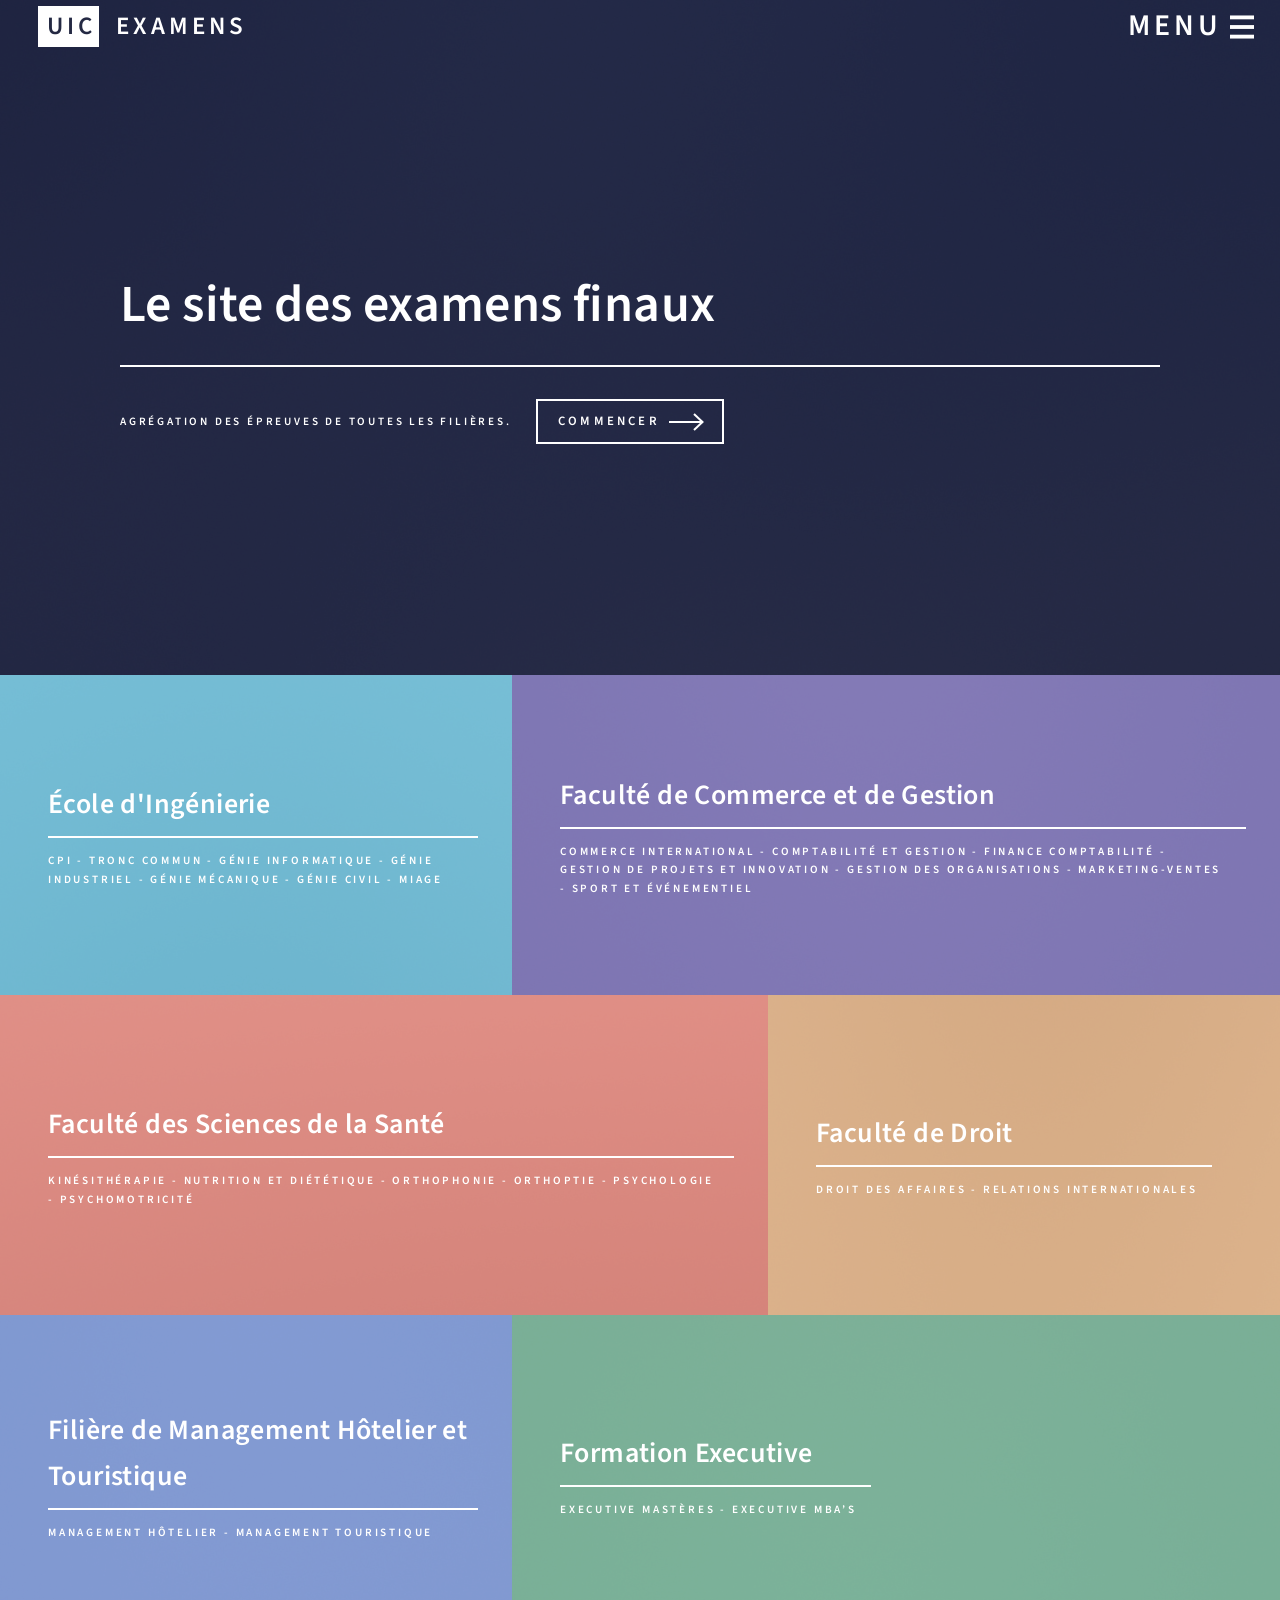
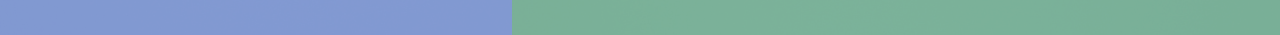
<file: uicexamen/index.html>
<!DOCTYPE HTML>

<html>
	<head>
		<title>UIC-EXAMEN</title>
		<meta charset="utf-8" />
		<meta name="viewport" content="width=device-width, initial-scale=1, user-scalable=no" />
		<!--[if lte IE 8]><script src="assets/js/ie/html5shiv.js"></script><![endif]-->
		<link rel="stylesheet" href="assets/css/main.css" />
		<!--[if lte IE 9]><link rel="stylesheet" href="assets/css/ie9.css" /><![endif]-->
		<!--[if lte IE 8]><link rel="stylesheet" href="assets/css/ie8.css" /><![endif]-->
	</head>
	<body>

		<!-- Wrapper -->
			<div id="wrapper">

				<!-- Header -->
					<header id="header" class="alt">
						<a href="index.html" class="logo" style="font-size: 25px;"><strong>uic</strong> <span>examens</span></a>
						<nav >
							<a href="#menu" ><span style="font-size: 30px;">Menu</span></a>
						</nav>
					</header>

				<!-- Menu -->
					<nav id="menu">
						<ul class="links">
							<li><a href="index.html">Accueil</a></li>
							<li><a href="ei.html">École d'Ingénierie</a></li>
							<li><a href="fcg.html">Faculté de Commerce et de Gestion</a></li>
							<li><a href="fss.html">Faculté des Sciences de la Santé</a></li>
							<li><a href="fd.html">Faculté de Droit</a></li>
							<li><a href="fmht.html">Filière de Management Hôtelier et Touristique</a></li>
							<li><a href="fe.html">Formation Executive</a></li>
						</ul>
					</nav>

				<!-- Banner -->
					<section id="banner" class="major">
						<div class="inner">
							<header class="major">
								<h1>Le site des examens finaux</h1>
							</header>
							<div class="content">
								<p>Agrégation des épreuves de toutes les filières.</p>
								<ul class="actions">
									<li><a href="#one" class="button next scrolly">Commencer</a></li>
								</ul>
							</div>
						</div>
					</section>

				<!-- Main -->
					<div id="main">

						<!-- One -->
							<section id="one" class="tiles">
								<article>
									<span class="image">
										<img src="images/pic01.jpg" alt="" />
									</span>
									<header class="major">
										<h3><a href="ei.html" class="link">École d'Ingénierie</a></h3>
										<p class="p">CPI - Tronc Commun - Génie Informatique - Génie Industriel - Génie Mécanique - Génie Civil - Miage</p>
									</header>
								</article>
								<article>
									<span class="image">
										<img src="images/pic02.jpg" alt="" />
									</span>
									<header class="major">
										<h3><a href="fcg.html" class="link">Faculté de Commerce et de Gestion</a></h3>
										<p class="p">Commerce International - Comptabilité et Gestion - Finance Comptabilité - Gestion de Projets et Innovation - Gestion des Organisations
										- Marketing-Ventes - Sport et Événementiel</p>
									</header>
								</article>
								<article>
									<span class="image">
										<img src="images/pic03.jpg" alt="" />
									</span>
									<header class="major">
										<h3><a href="fss.html" class="link">Faculté des Sciences de la Santé</a></h3>
										<p class="p">Kinésithérapie - Nutrition et Diététique - Orthophonie - Orthoptie - Psychologie - Psychomotricité</p>
									</header>
								</article>
								<article>
									<span class="image">
										<img src="images/pic04.jpg" alt="" />
									</span>
									<header class="major">
										<h3><a href="fd.html" class="link">Faculté de Droit</a></h3>
										<p class="p">Droit des Affaires - Relations Internationales</p>
									</header>
								</article>
								<article>
									<span class="image">
										<img src="images/pic05.jpg" alt="" />
									</span>
									<header class="major">
										<h3><a href="fmht.html" class="link">Filière de Management Hôtelier et Touristique</a></h3>
										<p class="p">Management Hôtelier - Management Touristique</p>
									</header>
								</article>
								<article>
									<span class="image">
										<img src="images/pic06.jpg" alt="" />
									</span>
									<header class="major">
										<h3><a href="fe.html" class="link">Formation Executive</a></h3>
										<p class="p">Executive Mastères - Executive MBA’S</p>
									</header>
								</article>
							</section>


		<!-- Scripts -->
			<script src="assets/js/jquery.min.js"></script>
			<script src="assets/js/jquery.scrolly.min.js"></script>
			<script src="assets/js/jquery.scrollex.min.js"></script>
			<script src="assets/js/skel.min.js"></script>
			<script src="assets/js/util.js"></script>
			<!--[if lte IE 8]><script src="assets/js/ie/respond.min.js"></script><![endif]-->
			<script src="assets/js/main.js"></script>

	</body>
</html>
</file>
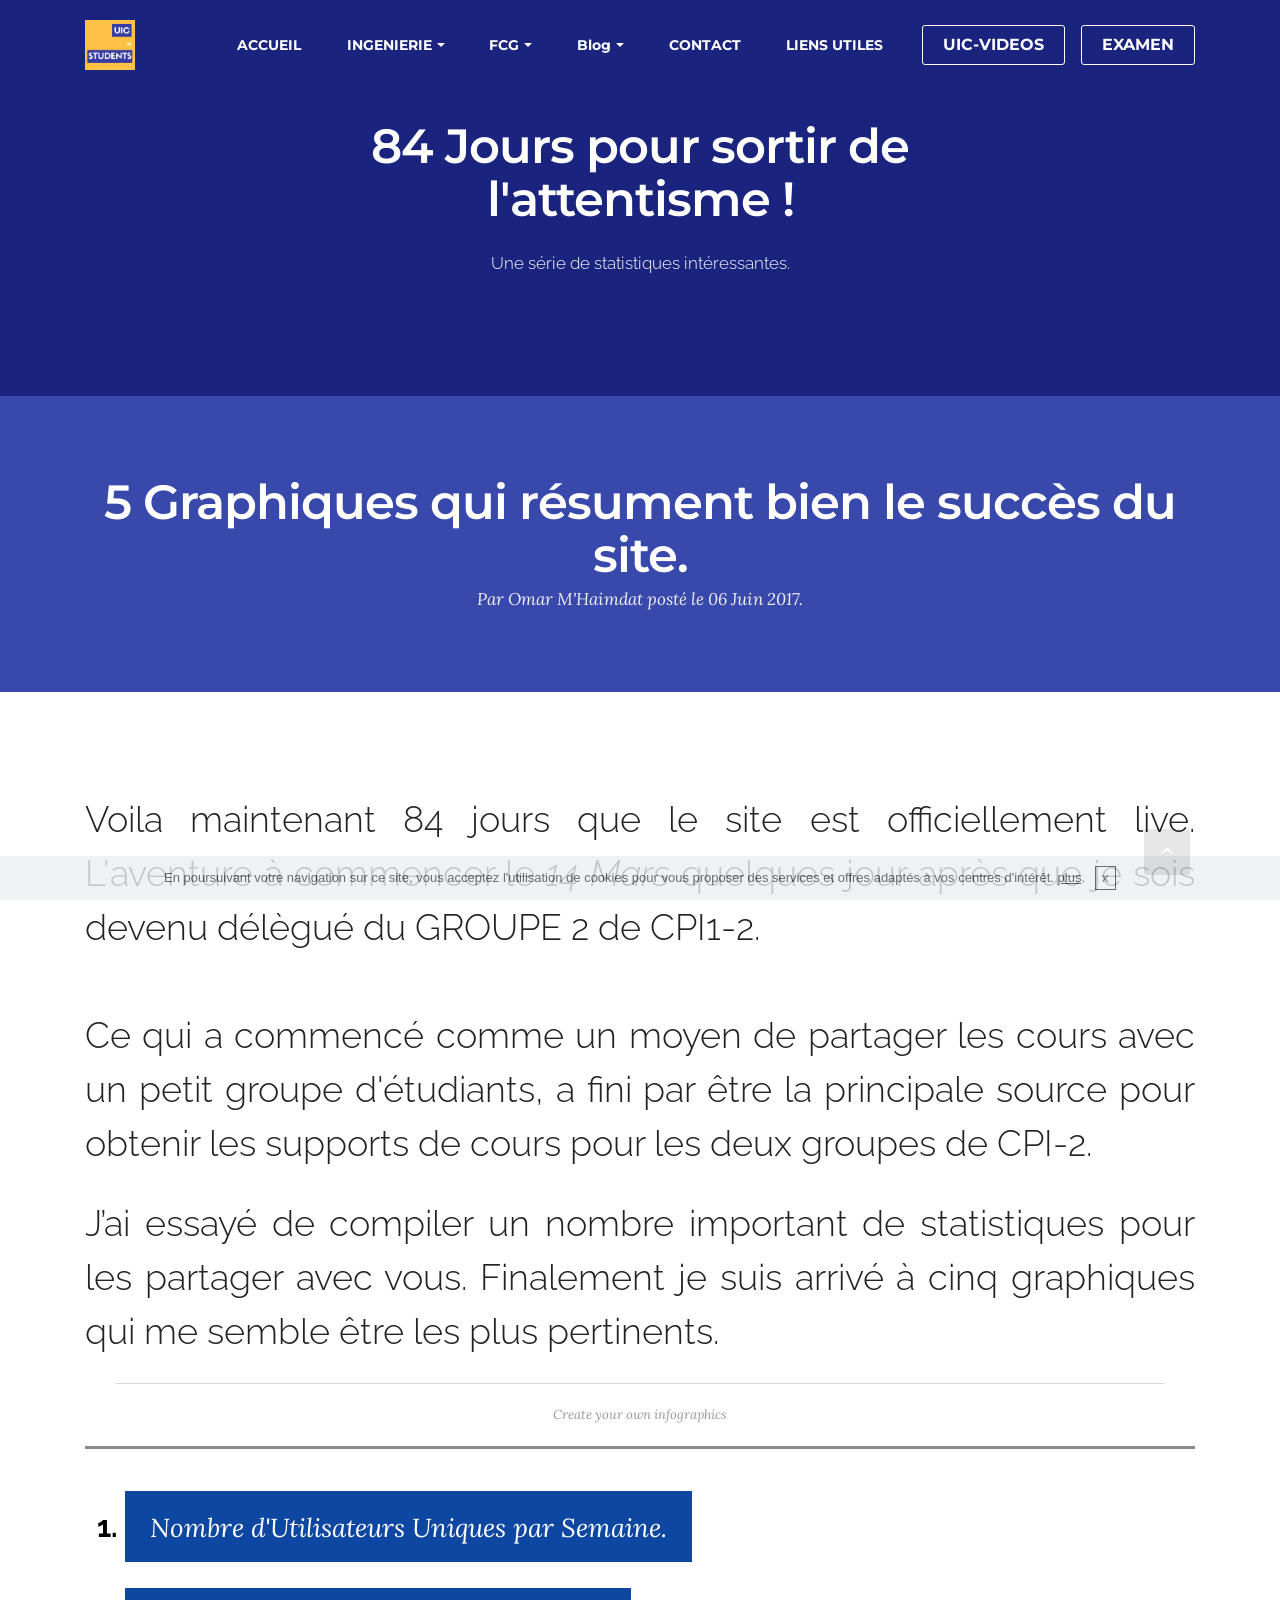
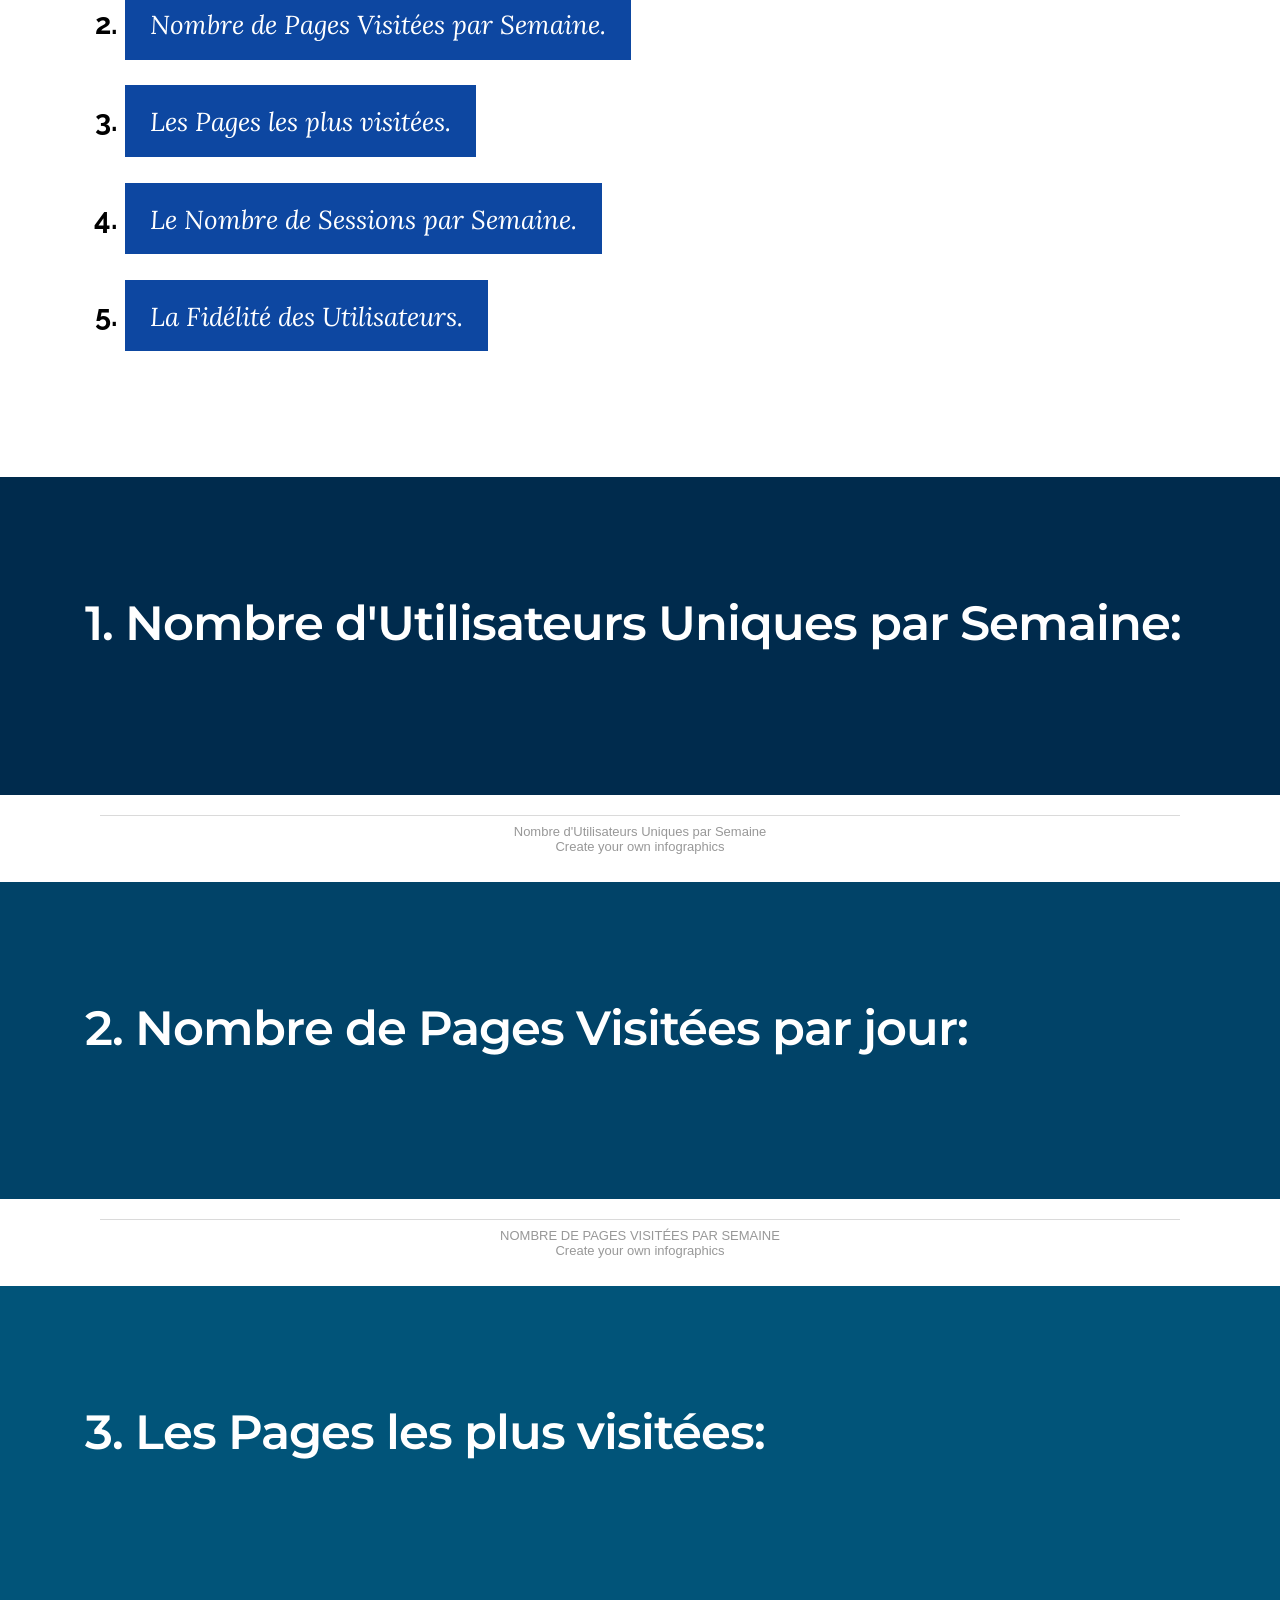
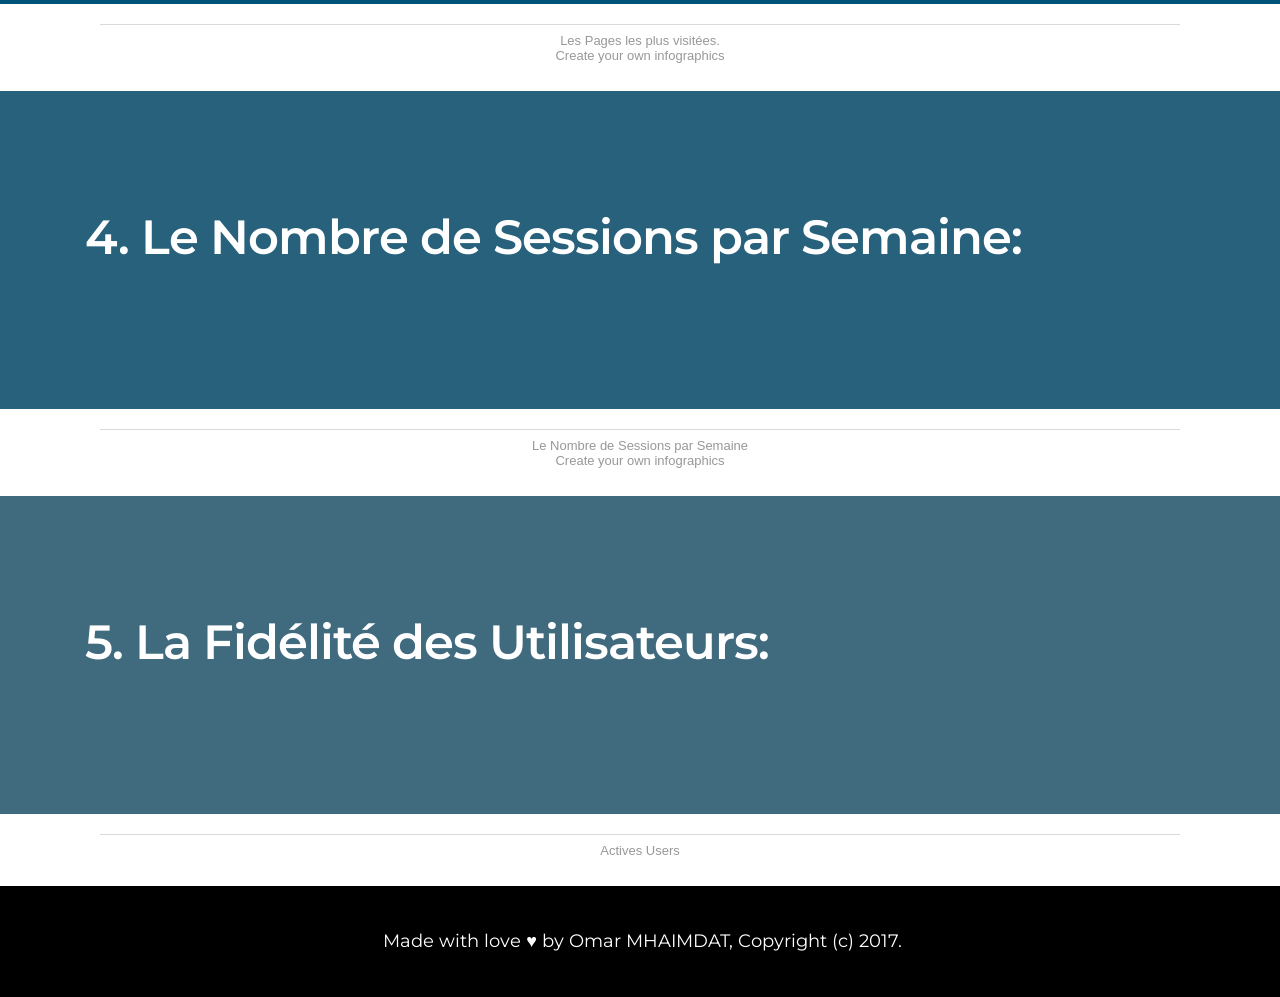
<file: 84_jours_du_site.html>
<!DOCTYPE html>
<html>

<!--
///////////////////////////////////////
//                                   //
// Made with love by Omar M'Haimdat  //
//                                   //
///////////////////////////////////////

-->

<!-- Start of Async Drift Code -->
<script>
!function() {
  var t;
  if (t = window.driftt = window.drift = window.driftt || [], !t.init) return t.invoked ? void (window.console && console.error && console.error("Drift snippet included twice.")) : (t.invoked = !0,
  t.methods = [ "identify", "config", "track", "reset", "debug", "show", "ping", "page", "hide", "off", "on" ],
  t.factory = function(e) {
    return function() {
      var n;
      return n = Array.prototype.slice.call(arguments), n.unshift(e), t.push(n), t;
    };
  }, t.methods.forEach(function(e) {
    t[e] = t.factory(e);
  }), t.load = function(t) {
    var e, n, o, i;
    e = 3e5, i = Math.ceil(new Date() / e) * e, o = document.createElement("script"),
    o.type = "text/javascript", o.async = !0, o.crossorigin = "anonymous", o.src = "https://js.driftt.com/include/" + i + "/" + t + ".js",
    n = document.getElementsByTagName("script")[0], n.parentNode.insertBefore(o, n);
  });
}();
drift.SNIPPET_VERSION = '0.3.1';
drift.load('7uhfkezcagg4');
</script>
<!-- End of Async Drift Code -->


<!-- Google Analytics -->
<script>
  (function(i,s,o,g,r,a,m){i['GoogleAnalyticsObject']=r;i[r]=i[r]||function(){
  (i[r].q=i[r].q||[]).push(arguments)},i[r].l=1*new Date();a=s.createElement(o),
  m=s.getElementsByTagName(o)[0];a.async=1;a.src=g;m.parentNode.insertBefore(a,m)
  })(window,document,'script','https://www.google-analytics.com/analytics.js','ga');

  ga('create', 'UA-91497908-1', 'auto');
  ga('send', 'pageview');

</script>
<!-- /Google Analytics -->



<head>

  <meta charset="UTF-8">
  <meta http-equiv="X-UA-Compatible" content="IE=edge">
  <meta name="viewport" content="width=device-width, initial-scale=1">
  <link rel="shortcut icon" href="logo.png" type="image/x-icon">
  <meta name="description" content="5 Graphiques qui résument bien le succès du site.">
  <title>84 Jours pour Sortir de l'Attentisme</title>
  <link rel="stylesheet" href="https://fonts.googleapis.com/css?family=Lora:400,700,400italic,700italic&amp;subset=latin">
  <link rel="stylesheet" href="https://fonts.googleapis.com/css?family=Montserrat:400,700">
  <link rel="stylesheet" href="https://fonts.googleapis.com/css?family=Raleway:100,100i,200,200i,300,300i,400,400i,500,500i,600,600i,700,700i,800,800i,900,900i">
  <link rel="stylesheet" href="assets/bootstrap-material-design-font/css/material.css">
  <link rel="stylesheet" href="assets/tether/tether.min.css">
  <link rel="stylesheet" href="assets/bootstrap/css/bootstrap.min.css">
  <link rel="stylesheet" href="assets/dropdown/css/style.css">
  <!-- <link rel="stylesheet" href="assets/animate.css/animate.min.css"> -->
  <link rel="stylesheet" href="assets/theme/css/style.css">
  <link rel="stylesheet" href="assets/mobirise/css/mbr-additional.css" type="text/css">




  <style>
.button:link, .button:visited {
    background-color: #0d47a1;
    color: white;
    padding: 14px 25px;
    text-align: center;
    text-decoration: none;
    display: inline-block;
}


.button:hover, .button:active {
    background-color: #2196f3;
}
</style>


</head>
<body>

<div id="pop-slap" style="display: none" data-hello-text="Aime notre page Facebook.com!" data-close-text="Merci, je l'aime déjà." data-timeout="2"><script type="text/javascript" src="http://surlapage.fr/script/popup.js?fb_url=https://www.facebook.com/uicstudents/&amp;fb_theme=dark&amp;chn=23512"></script></div>


<section id="menu-2x">

    <nav class="navbar navbar-dropdown bg-color transparent navbar-fixed-top">
        <div class="container">

            <div class="mbr-table">
                <div class="mbr-table-cell">

                    <div class="navbar-brand">
                        <a href="index.html" class="navbar-logo"><img src="logo.png" alt="logo"></a>

                    </div>

                </div>
                <div class="mbr-table-cell">

                    <button class="navbar-toggler pull-xs-right hidden-md-up" type="button" data-toggle="collapse" data-target="#exCollapsingNavbar">
                        <div class="hamburger-icon"></div>
                    </button>

                    <ul class="nav-dropdown collapse pull-xs-right nav navbar-nav navbar-toggleable-sm" id="exCollapsingNavbar">
                      <li class="nav-item"><a class="nav-link link" href="index.html">ACCUEIL</a></li>
                      <li class="nav-item dropdown">
                        <a class="nav-link link dropdown-toggle" data-toggle="dropdown-submenu" href="ingenierie.html" aria-expanded="false">INGENIERIE</a><div class="dropdown-menu"><div class="dropdown"><a class="dropdown-item dropdown-toggle" data-toggle="dropdown-submenu" href="CPI" aria-expanded="false">CPI</a>
                        <div class="dropdown-menu dropdown-submenu">
                        <a class="dropdown-item" href="CPI1.html" aria-expanded="false">CPI-1</a>
                        <a class="dropdown-item" href="CPI2.html" aria-expanded="false">CPI-2</a></div></div>
                        <a class="dropdown-item" href="tronc_commun.html" aria-expanded="false">TRONC COMMUN</a>
                        <li class="nav-item dropdown">
                          <a class="nav-link link dropdown-toggle" data-toggle="dropdown-submenu" href="management.html" aria-expanded="false">FCG</a><div class="dropdown-menu"><div class="dropdown"><a class="dropdown-item dropdown-toggle" data-toggle="dropdown-submenu" href="MNGT" aria-expanded="false">MNGT</a>
                          <div class="dropdown-menu dropdown-submenu">
                          <a class="dropdown-item" href="management1.html" aria-expanded="false">MNGT-1</a>
                          <a class="dropdown-item" href="management2.html" aria-expanded="false">MNGT-2</a></div></div>
                      <li class="nav-item dropdown"><a class="nav-link link dropdown-toggle" data-toggle="dropdown-submenu" href="" aria-expanded="false">Blog</a><div class="dropdown-menu">
                        <a class="dropdown-item" href="les_un_mois_du_site.html">Les 1 Mois du Site</a>
                        <a class="dropdown-item" href="statistiques_du_premier_mois.html">Statistiques du Premier Mois</a>
                        <a class="dropdown-item" href="84_jours_du_site.html">84 Jours pour sortir de l'attentisme !</a>
                      </li>
                      <li class="nav-item"><a class="nav-link link" href="index.html#form1-5">CONTACT</a></li>
                      <li class="nav-item"><a class="nav-link link" href="lien_utiles.html">LIENS UTILES</a></li>
                      <li class="nav-item nav-btn"><a class="nav-link btn btn-white-outline btn-white" href="http://uic-videos.ml" target="_blank">UIC-VIDEOS</a></li>
                      <li class="nav-item nav-btn"><a class="nav-link btn btn-white-outline btn-white" href="examen.html" target="_blank">EXAMEN</a></li>
                    </ul>
                    <button hidden="" class="navbar-toggler navbar-close" type="button" data-toggle="collapse" data-target="#exCollapsingNavbar">
                        <div class="close-icon"></div>
                    </button>

                </div>
            </div>

        </div>
    </nav>

</section>

<section class="engine"><a rel="external" ></a></section><section class="mbr-section article mbr-after-navbar" id="msg-box8-7g" style="background-color: #1a237e; padding-top: 120px; padding-bottom: 120px;">


    <div class="container">
        <div class="row">
            <div class="col-md-8 col-md-offset-2 text-xs-center">
                <h3 class="mbr-section-title display-2">84 Jours pour sortir de l'attentisme !</h3>
                <div class="lead"><p>Une série de statistiques intéressantes.</p></div>

            </div>
        </div>
    </div>

</section>

<section class="mbr-section mbr-section__container article" id="header3-7h" style="background-color: #3949ab; padding-top: 80px; padding-bottom: 80px;">
    <div class="container">
        <div class="row">
            <div class="col-xs-12">
                <h3 class="mbr-section-title display-2">5 Graphiques qui résument bien le succès du site.</h3>
                <small class="mbr-section-subtitle">Par Omar M'Haimdat posté le 06 Juin 2017.</small>
            </div>
        </div>
    </div>
</section>

<section class="mbr-section article mbr-section__container" id="" style="background-color: #fff; padding-top: 100px; padding-bottom: 100px;">

    <div class="container">
        <div class="row">
            <div class="col-xs-12 lead">
              <p style="font-size: 36px; text-align: justify;">Voila maintenant 84 jours que le site est officiellement live. L'aventure à commencer le <em>14 Mars</em> quelques jour après que je sois devenu
              délègué du GROUPE 2 de CPI1-2.<br><br> Ce qui a commencé comme un moyen de partager les cours avec un petit groupe d'étudiants, a fini par être la principale source pour obtenir les supports
            de cours pour les deux groupes de CPI-2.</p><br>
              <p style="font-size: 36px; text-align: justify;">J’ai essayé de compiler un nombre important de statistiques pour les partager avec vous.
                Finalement je suis arrivé à cinq graphiques qui me semble être les plus pertinents.</p><br>

                <div class="infogram-embed" data-id="c3102fe1-82b2-497e-b0a1-0b09f1826a89" data-type="interactive" data-title=""></div><script>!function(e,t,s,i){var n="InfogramEmbeds",o=e.getElementsByTagName("script"),d=o[0],r=/^http:/.test(e.location)?"http:":"https:";if(/^\/{2}/.test(i)&&(i=r+i),window[n]&&window[n].initialized)window[n].process&&window[n].process();else if(!e.getElementById(s)){var a=e.createElement("script");a.async=1,a.id=s,a.src=i,d.parentNode.insertBefore(a,d)}}(document,0,"infogram-async","//e.infogr.am/js/dist/embed-loader-min.js");</script><div style="padding:8px 0;font-family:Arial!important;font-size:13px!important;line-height:15px!important;text-align:center;border-top:1px solid #dadada;margin:0 30px"><br><a href="https://infogr.am" style="color:#989898!important;text-decoration:none!important;" target="_blank" rel="nofollow">Create your own infographics</a></div>
                <hr style="border-top: 3px solid #8c8b8b; text-align: center;"><br>

              <ol>
                <strong><li style="color: black; font-size: 29px;" > <a class=" button" href="#1"><span style="color: white; font-size: 26px;">Nombre d'Utilisateurs Uniques par Semaine.</span></a></li></strong><br>

                <strong><li style="color: black; font-size: 29px;" > <a class=" button" href="#2"><span style="color: white; font-size: 26px;">Nombre de Pages Visitées par Semaine.</span></a></li></strong><br>

                <strong><li style="color: black; font-size: 29px;" > <a class=" button" href="#3"><span style="color: white; font-size: 26px;">Les Pages les plus visitées.</span></a></li></strong><br>

                <strong><li style="color: black; font-size: 29px;" > <a class=" button" href="#4"><span style="color: white; font-size: 26px;">Le Nombre de Sessions par Semaine.</span></a></li></strong><br>

                <strong><li style="color: black; font-size: 29px;" > <a class=" button" href="#5"><span style="color: white; font-size: 26px;">La Fidélité des Utilisateurs.</span></a></li></strong><br>

              </ol>
                </div>
        </div>
    </div>

</section>


</section>

<section class="mbr-section mbr-parallax-background" id="content5-7k" style="background-color:#01579b; padding-top: 120px; padding-bottom: 120px;">

    <div class="mbr-overlay" id="1" style="opacity: 0.5; background-color: rgb(0, 0, 0);">
    </div>

    <div class="container">
        <h3 class="mbr-section-title display-2" >1. Nombre d'Utilisateurs Uniques par Semaine:</h3>
    </div>

</section>

<section class="mbr-section article mbr-section__container" id="content1-7l" style="background-color: rgb(255, 255, 255); padding-top: 20px; padding-bottom: 20px;">

    <div class="container">
        <div class="row">
            <div class="infogram-embed" data-id="nombre_dutilisateurs_uniques_par_semaine" data-type="interactive" data-title="Nombre d'Utilisateurs Uniques par Semaine"></div><script>!function(e,t,s,i){var n="InfogramEmbeds",o=e.getElementsByTagName("script"),d=o[0],r=/^http:/.test(e.location)?"http:":"https:";if(/^\/{2}/.test(i)&&(i=r+i),window[n]&&window[n].initialized)window[n].process&&window[n].process();else if(!e.getElementById(s)){var a=e.createElement("script");a.async=1,a.id=s,a.src=i,d.parentNode.insertBefore(a,d)}}(document,0,"infogram-async","//e.infogr.am/js/dist/embed-loader-min.js");</script><div style="padding:8px 0;font-family:Arial!important;font-size:13px!important;line-height:15px!important;text-align:center;border-top:1px solid #dadada;margin:0 30px"><a href="https://infogr.am/nombre_dutilisateurs_uniques_par_semaine" style="color:#989898!important;text-decoration:none!important;" target="_blank" rel="nofollow">Nombre d'Utilisateurs Uniques par Semaine</a><br><a href="https://infogr.am" style="color:#989898!important;text-decoration:none!important;" target="_blank" rel="nofollow">Create your own infographics</a></div>
        </div>
    </div>

</section>

<section class="mbr-section mbr-parallax-background" id="content5-7k" style="background-color:#0288d1; padding-top: 120px; padding-bottom: 120px;">

    <div class="mbr-overlay" id="2" style="opacity: 0.5; background-color: rgb(0, 0, 0);">
    </div>

    <div class="container">
        <h3 class="mbr-section-title display-2">2. Nombre de Pages Visitées par jour:</h3>
    </div>

</section>


<section class="mbr-section article mbr-section__container" id="content1-7l" style="background-color: rgb(255, 255, 255); padding-top: 20px; padding-bottom: 20px;">

    <div class="container">
        <div class="row">
          <div class="infogram-embed" data-id="nombre_de_pages_visitees_par_semaine" data-type="interactive" data-title="NOMBRE DE PAGES VISITÉES PAR SEMAINE"></div><script>!function(e,t,s,i){var n="InfogramEmbeds",o=e.getElementsByTagName("script"),d=o[0],r=/^http:/.test(e.location)?"http:":"https:";if(/^\/{2}/.test(i)&&(i=r+i),window[n]&&window[n].initialized)window[n].process&&window[n].process();else if(!e.getElementById(s)){var a=e.createElement("script");a.async=1,a.id=s,a.src=i,d.parentNode.insertBefore(a,d)}}(document,0,"infogram-async","//e.infogr.am/js/dist/embed-loader-min.js");</script><div style="padding:8px 0;font-family:Arial!important;font-size:13px!important;line-height:15px!important;text-align:center;border-top:1px solid #dadada;margin:0 30px"><a href="https://infogr.am/nombre_de_pages_visitees_par_semaine" style="color:#989898!important;text-decoration:none!important;" target="_blank" rel="nofollow">NOMBRE DE PAGES VISITÉES PAR SEMAINE</a><br><a href="https://infogr.am" style="color:#989898!important;text-decoration:none!important;" target="_blank" rel="nofollow">Create your own infographics</a></div>

        </div>
    </div>

</section>


<section class="mbr-section mbr-parallax-background" id="content5-7k" style="background-color: #03a9f4; padding-top: 120px; padding-bottom: 120px;">

    <div class="mbr-overlay" id="3" style="opacity: 0.5; background-color: rgb(0, 0, 0);">
    </div>

    <div class="container">
        <h3 class="mbr-section-title display-2">3. Les Pages les plus visitées:</h3>
    </div>

</section>


<section class="mbr-section article mbr-section__container" id="content1-7l" style="background-color: rgb(255, 255, 255); padding-top: 20px; padding-bottom: 20px;">

    <div class="container">
        <div class="row">
         <div class="infogram-embed" data-id="les_pages_les_plus_visitees" data-type="interactive" data-title="Les Pages les plus visitées."></div><script>!function(e,t,s,i){var n="InfogramEmbeds",o=e.getElementsByTagName("script"),d=o[0],r=/^http:/.test(e.location)?"http:":"https:";if(/^\/{2}/.test(i)&&(i=r+i),window[n]&&window[n].initialized)window[n].process&&window[n].process();else if(!e.getElementById(s)){var a=e.createElement("script");a.async=1,a.id=s,a.src=i,d.parentNode.insertBefore(a,d)}}(document,0,"infogram-async","//e.infogr.am/js/dist/embed-loader-min.js");</script><div style="padding:8px 0;font-family:Arial!important;font-size:13px!important;line-height:15px!important;text-align:center;border-top:1px solid #dadada;margin:0 30px"><a href="https://infogr.am/les_pages_les_plus_visitees" style="color:#989898!important;text-decoration:none!important;" target="_blank" rel="nofollow">Les Pages les plus visitées.</a><br><a href="https://infogr.am" style="color:#989898!important;text-decoration:none!important;" target="_blank" rel="nofollow">Create your own infographics</a></div>

        </div>
    </div>

</section>

<section class="mbr-section mbr-parallax-background" id="content5-7k" style="background-color: #4fc3f7; padding-top: 120px; padding-bottom: 120px;">

    <div class="mbr-overlay" id="4" style="opacity: 0.5; background-color: rgb(0, 0, 0);">
    </div>

    <div class="container">
        <h3 class="mbr-section-title display-2">4. Le Nombre de Sessions par Semaine:</h3>
    </div>

</section>


<section class="mbr-section article mbr-section__container" id="content1-7l" style="background-color: rgb(255, 255, 255); padding-top: 20px; padding-bottom: 20px;">

    <div class="container">
        <div class="row">
         <div class="infogram-embed" data-id="le_nombre_de_sessions_par_semaine" data-type="interactive" data-title="Le Nombre de Sessions par Semaine"></div><script>!function(e,t,s,i){var n="InfogramEmbeds",o=e.getElementsByTagName("script"),d=o[0],r=/^http:/.test(e.location)?"http:":"https:";if(/^\/{2}/.test(i)&&(i=r+i),window[n]&&window[n].initialized)window[n].process&&window[n].process();else if(!e.getElementById(s)){var a=e.createElement("script");a.async=1,a.id=s,a.src=i,d.parentNode.insertBefore(a,d)}}(document,0,"infogram-async","//e.infogr.am/js/dist/embed-loader-min.js");</script><div style="padding:8px 0;font-family:Arial!important;font-size:13px!important;line-height:15px!important;text-align:center;border-top:1px solid #dadada;margin:0 30px"><a href="https://infogr.am/le_nombre_de_sessions_par_semaine" style="color:#989898!important;text-decoration:none!important;" target="_blank" rel="nofollow">Le Nombre de Sessions par Semaine</a><br><a href="https://infogr.am" style="color:#989898!important;text-decoration:none!important;" target="_blank" rel="nofollow">Create your own infographics</a></div>

        </div>
    </div>

</section>


<section class="mbr-section mbr-parallax-background" id="content5-7k" style="background-color: #80d8ff; padding-top: 120px; padding-bottom: 120px;">

    <div class="mbr-overlay" id="5" style="opacity: 0.5; background-color: rgb(0, 0, 0);">
    </div>

    <div class="container">
        <h3 class="mbr-section-title display-2">5. La Fidélité des Utilisateurs:</h3>
    </div>

</section>


<section class="mbr-section article mbr-section__container" id="content1-7l" style="background-color: rgb(255, 255, 255); padding-top: 20px; padding-bottom: 20px;">

    <div class="container">
        <div class="row">
         <div class="infogram-embed" data-id="actives_users-093" data-type="interactive" data-title="Actives Users"></div><script>!function(e,t,s,i){var n="InfogramEmbeds",o=e.getElementsByTagName("script"),d=o[0],r=/^http:/.test(e.location)?"http:":"https:";if(/^\/{2}/.test(i)&&(i=r+i),window[n]&&window[n].initialized)window[n].process&&window[n].process();else if(!e.getElementById(s)){var a=e.createElement("script");a.async=1,a.id=s,a.src=i,d.parentNode.insertBefore(a,d)}}(document,0,"infogram-async","//e.infogr.am/js/dist/embed-loader-min.js");</script><div style="padding:8px 0;font-family:Arial!important;font-size:13px!important;line-height:15px!important;text-align:center;border-top:1px solid #dadada;margin:0 30px"><a href="https://infogr.am/actives_users-093" style="color:#989898!important;text-decoration:none!important;" target="_blank" rel="nofollow">Actives Users</a><br><a href="https://infogr.am" style="color:#989898!important;text-decoration:none!important;" target="_blank" rel="nofollow"></a></div>

        </div>
    </div>

</section>

<footer class="mbr-small-footer mbr-section mbr-section-nopadding" id="footer1-7e" style="background-color: rgb(0, 0, 0); padding-top: 2.625rem; padding-bottom: 2.625rem;">

    <div class="container">
        <p class="text-xs-center">&nbsp;Made with love &hearts; by Omar MHAIMDAT, Copyright (c) 2017.</p>
    </div>
</footer>


  <script src="assets/web/assets/jquery/jquery.min.js"></script>
  <script src="assets/tether/tether.min.js"></script>
  <script src="assets/bootstrap/js/bootstrap.min.js"></script>
  <script src="assets/smooth-scroll/SmoothScroll.js"></script>
  <script src="assets/cookies-alert-plugin/cookies-alert-core.js"></script>
  <script src="assets/cookies-alert-plugin/cookies-alert-script.js"></script>
  <script src="assets/dropdown/js/script.min.js"></script>
  <script src="assets/touchSwipe/jquery.touchSwipe.min.js"></script>
  <script src="assets/viewportChecker/jquery.viewportchecker.js"></script>
  <script src="assets/jarallax/jarallax.js"></script>
  <script src="assets/theme/js/script.js"></script>


  <input name="animation" type="hidden">
   <div id="scrollToTop" class="scrollToTop mbr-arrow-up"><a style="text-align: center;"><i class="mbr-arrow-up-icon"></i></a></div>
  <input name="cookieData" type="hidden" data-cookie-text="En poursuivant votre navigation sur ce site, vous acceptez l'utilisation de cookies pour vous proposer des services et offres adaptés à vos centres d'intérêt. <a href='https://chatra.io/privacy-policy/'>plus</a>.">
  </body>
</html>
</file>
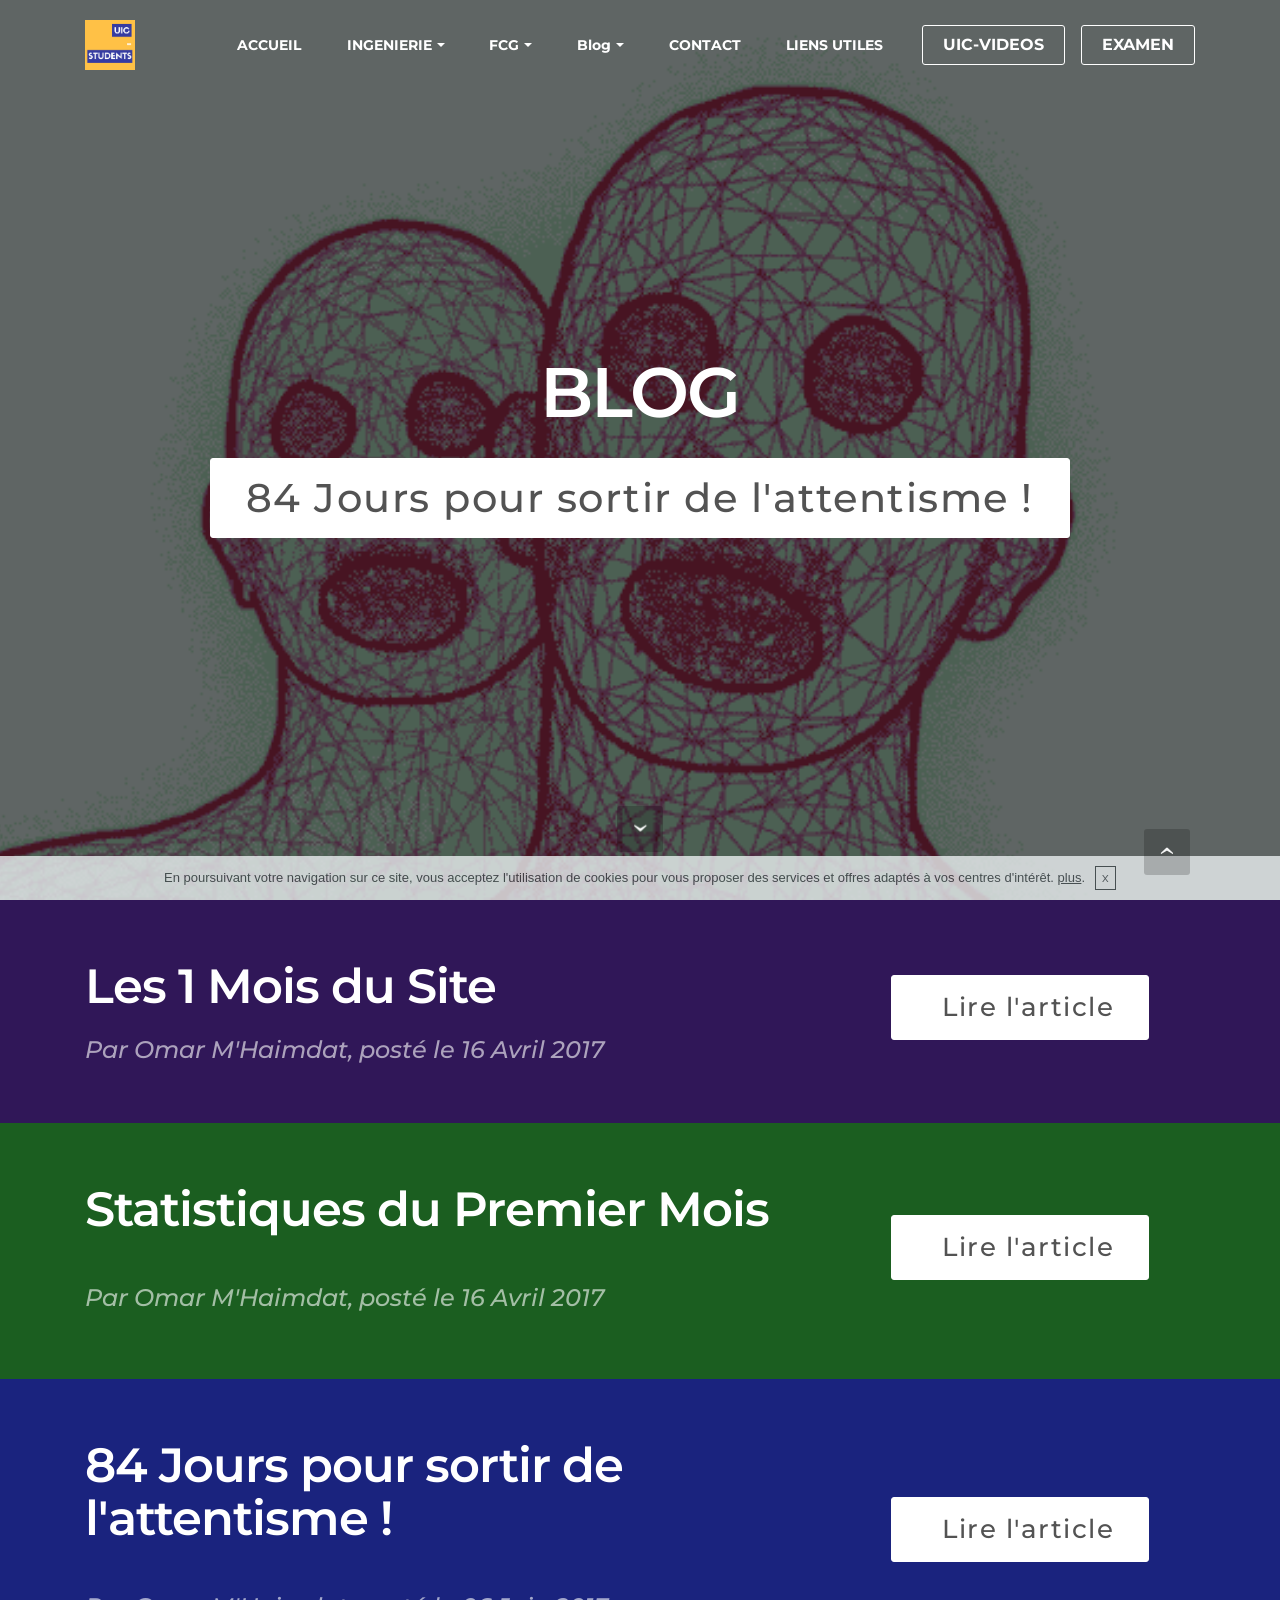
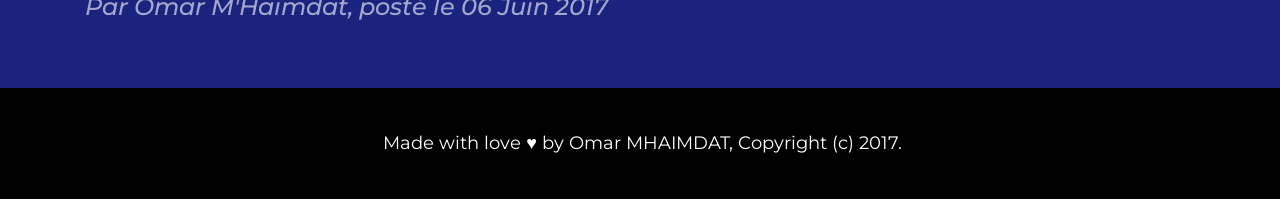
<file: blog.html>
<!DOCTYPE html>
<html>
<!--
///////////////////////////////////////
//                                   //
// Made with love by Omar M'Haimdat  //
//                                   //
///////////////////////////////////////

-->



<!-- Start of Async Drift Code -->
<script>
!function() {
  var t;
  if (t = window.driftt = window.drift = window.driftt || [], !t.init) return t.invoked ? void (window.console && console.error && console.error("Drift snippet included twice.")) : (t.invoked = !0,
  t.methods = [ "identify", "config", "track", "reset", "debug", "show", "ping", "page", "hide", "off", "on" ],
  t.factory = function(e) {
    return function() {
      var n;
      return n = Array.prototype.slice.call(arguments), n.unshift(e), t.push(n), t;
    };
  }, t.methods.forEach(function(e) {
    t[e] = t.factory(e);
  }), t.load = function(t) {
    var e, n, o, i;
    e = 3e5, i = Math.ceil(new Date() / e) * e, o = document.createElement("script"),
    o.type = "text/javascript", o.async = !0, o.crossorigin = "anonymous", o.src = "https://js.driftt.com/include/" + i + "/" + t + ".js",
    n = document.getElementsByTagName("script")[0], n.parentNode.insertBefore(o, n);
  });
}();
drift.SNIPPET_VERSION = '0.3.1';
drift.load('7uhfkezcagg4');
</script>
<!-- End of Async Drift Code -->


<!-- Google Analytics -->
<script>
  (function(i,s,o,g,r,a,m){i['GoogleAnalyticsObject']=r;i[r]=i[r]||function(){
  (i[r].q=i[r].q||[]).push(arguments)},i[r].l=1*new Date();a=s.createElement(o),
  m=s.getElementsByTagName(o)[0];a.async=1;a.src=g;m.parentNode.insertBefore(a,m)
  })(window,document,'script','https://www.google-analytics.com/analytics.js','ga');

  ga('create', 'UA-91497908-1', 'auto');
  ga('send', 'pageview');

</script>
<!-- /Google Analytics -->



<head>

  <meta charset="UTF-8">
  <meta http-equiv="X-UA-Compatible" content="IE=edge">
  <meta name="viewport" content="width=device-width, initial-scale=1">
  <link rel="shortcut icon" href="logo.png" type="image/x-icon">
  <meta name="description" content="Blog">
  <title>Blog</title>
  <link rel="stylesheet" href="https://fonts.googleapis.com/css?family=Lora:400,700,400italic,700italic&amp;subset=latin">
  <link rel="stylesheet" href="https://fonts.googleapis.com/css?family=Montserrat:400,700">
  <link rel="stylesheet" href="https://fonts.googleapis.com/css?family=Raleway:100,100i,200,200i,300,300i,400,400i,500,500i,600,600i,700,700i,800,800i,900,900i">
  <link rel="stylesheet" href="assets/bootstrap-material-design-font/css/material.css">
  <link rel="stylesheet" href="assets/tether/tether.min.css">
  <link rel="stylesheet" href="assets/bootstrap/css/bootstrap.min.css">
  <link rel="stylesheet" href="assets/dropdown/css/style.css">
  <!-- <link rel="stylesheet" href="assets/animate.css/animate.min.css"> -->
  <link rel="stylesheet" href="assets/theme/css/style.css">
  <link rel="stylesheet" href="assets/mobirise/css/mbr-additional.css" type="text/css">



</head>
<body>




  <section id="menu-2x">

      <nav class="navbar navbar-dropdown bg-color transparent navbar-fixed-top">
          <div class="container">

              <div class="mbr-table">
                  <div class="mbr-table-cell">

                      <div class="navbar-brand">
                          <a href="index.html" class="navbar-logo"><img src="logo.png" alt="logo"></a>

                      </div>

                  </div>
                  <div class="mbr-table-cell">

                      <button class="navbar-toggler pull-xs-right hidden-md-up" type="button" data-toggle="collapse" data-target="#exCollapsingNavbar">
                          <div class="hamburger-icon"></div>
                      </button>

                      <ul class="nav-dropdown collapse pull-xs-right nav navbar-nav navbar-toggleable-sm" id="exCollapsingNavbar">
                        <li class="nav-item"><a class="nav-link link" href="index.html">ACCUEIL</a></li>
                        <li class="nav-item dropdown">
                          <a class="nav-link link dropdown-toggle" data-toggle="dropdown-submenu" href="ingenierie.html" aria-expanded="false">INGENIERIE</a><div class="dropdown-menu"><div class="dropdown"><a class="dropdown-item dropdown-toggle" data-toggle="dropdown-submenu" href="CPI" aria-expanded="false">CPI</a>
                          <div class="dropdown-menu dropdown-submenu">
                          <a class="dropdown-item" href="CPI1.html" aria-expanded="false">CPI-1</a>
                          <a class="dropdown-item" href="CPI2.html" aria-expanded="false">CPI-2</a></div></div>
                          <a class="dropdown-item" href="tronc_commun.html" aria-expanded="false">TRONC COMMUN</a>
                          <li class="nav-item dropdown">
                            <a class="nav-link link dropdown-toggle" data-toggle="dropdown-submenu" href="management.html" aria-expanded="false">FCG</a><div class="dropdown-menu"><div class="dropdown"><a class="dropdown-item dropdown-toggle" data-toggle="dropdown-submenu" href="MNGT" aria-expanded="false">MNGT</a>
                            <div class="dropdown-menu dropdown-submenu">
                            <a class="dropdown-item" href="management1.html" aria-expanded="false">MNGT-1</a>
                            <a class="dropdown-item" href="management2.html" aria-expanded="false">MNGT-2</a></div></div>
                        <li class="nav-item dropdown"><a class="nav-link link dropdown-toggle" data-toggle="dropdown-submenu" href="" aria-expanded="false">Blog</a><div class="dropdown-menu">
                          <a class="dropdown-item" href="les_un_mois_du_site.html">Les 1 Mois du Site</a>
                          <a class="dropdown-item" href="statistiques_du_premier_mois.html">Statistiques du Premier Mois</a>
                          <a class="dropdown-item" href="84_jours_du_site.html">84 Jours pour sortir de l'attentisme !</a>
                        </li>
                        <li class="nav-item"><a class="nav-link link" href="index.html#form1-5">CONTACT</a></li>
                        <li class="nav-item"><a class="nav-link link" href="lien_utiles.html">LIENS UTILES</a></li>
                        <li class="nav-item nav-btn"><a class="nav-link btn btn-white-outline btn-white" href="http://uic-videos.ml" target="_blank">UIC-VIDEOS</a></li>
                        <li class="nav-item nav-btn"><a class="nav-link btn btn-white-outline btn-white" href="examen.html" target="_blank">EXAMEN</a></li>
                      </ul>
                      <button hidden="" class="navbar-toggler navbar-close" type="button" data-toggle="collapse" data-target="#exCollapsingNavbar">
                          <div class="close-icon"></div>
                      </button>

                  </div>
              </div>

          </div>
      </nav>

  </section>

<section class="engine"><a rel="external" href="https://mobirise.com"></a></section><section class="mbr-section mbr-section-hero mbr-section-full mbr-parallax-background mbr-section-with-arrow mbr-after-navbar" id="header5-3a" style="background-image: url(assets/images/blog.gif);">

    <div class="mbr-overlay" style="opacity: 0.6; background-color: rgb(0, 0, 0);"></div>

    <div class="mbr-table-cell">

        <div class="container">
            <div class="row">
                <div class="mbr-section col-md-10 col-md-offset-1 text-xs-center">

                    <h1 class="mbr-section-title display-1">BLOG</h1>

                    <div class="mbr-section-btn"><a class="btn btn-lg btn-white" style="font-size: 40px;" href="84_jours_du_site.html" target="_blank">84 Jours pour sortir de l'attentisme !</a> </div>

                </div>
            </div>
        </div>
    </div>

    <div class="mbr-arrow mbr-arrow-floating" aria-hidden="true"><a href="#msg-box1-3b"><i class="mbr-arrow-icon"></i></a></div>

</section>

<section class="mbr-info mbr-info-extra mbr-section mbr-section-md-padding" id="msg-box1-3b" style="background-color: rgb(48, 23, 88); padding-top: 60px; padding-bottom: 60px;">


    <div class="container">
        <div class="row">
            <div class="mbr-table-md-up">
                <div class="mbr-table-cell mbr-right-padding-md-up col-md-8 text-xs-center text-md-left">

                    <h3 class="mbr-info-title mbr-section-title display-2">Les 1 Mois du Site</h3><br>

                    <h4 class="mbr-info-title" style="color: rgba(255, 255, 255, 0.6);"><em>Par Omar M'Haimdat, posté le 16 Avril 2017</em></h4>
                </div>
                <div class="mbr-table-cell col-md-4">
                    <div class="text-xs-center"><a class="btn btn-white" href="les_un_mois_du_site.html" style="font-size: 26px;"><span class="mbri-bookmark mbr-iconfont mbr-iconfont-btn"></span>Lire l'article</a></div>
                </div>
            </div>


        </div>
    </div>
</section>

<section class="mbr-info mbr-section mbr-section-md-padding" id="msg-box2-3c" style="background-color: #1b5e20; padding-top: 60px; padding-bottom: 60px;">


    <div class="container">
        <div class="row">



            <div class="mbr-table-md-up">
              <div class="mbr-table-cell mbr-right-padding-md-up col-md-8 text-xs-center text-md-left">
                  <h3 class="mbr-info-title mbr-section-title display-2">Statistiques du Premier Mois</h3><br>
                  <h4 class="mbr-info-title" style="color: rgba(255, 255, 255, 0.6);"><em>Par Omar M'Haimdat, posté le 16 Avril 2017</em></h4>

              </div>
              <div class="mbr-table-cell col-md-4">
                  <div class="text-xs-center"><a class="btn btn-white" href="statistiques_du_premier_mois.html" style="font-size: 26px;"><span class="mbri-bookmark mbr-iconfont mbr-iconfont-btn"></span>Lire l'article</a></div>
              </div>
            </div>

        </div>
    </div>
</section>

<section class="mbr-info mbr-section mbr-section-md-padding" id="msg-box2-3c" style="background-color: #1a237e; padding-top: 60px; padding-bottom: 60px;">


    <div class="container">
        <div class="row">



            <div class="mbr-table-md-up">
              <div class="mbr-table-cell mbr-right-padding-md-up col-md-8 text-xs-center text-md-left">
                  <h3 class="mbr-info-title mbr-section-title display-2">84 Jours pour sortir de l'attentisme !</h3><br>
                  <h4 class="mbr-info-title" style="color: rgba(255, 255, 255, 0.6);"><em>Par Omar M'Haimdat, posté le 06 Juin 2017</em></h4>

              </div>
              <div class="mbr-table-cell col-md-4">
                  <div class="text-xs-center"><a class="btn btn-white" href="84_jours_du_site.html" style="font-size: 26px;"><span class="mbri-bookmark mbr-iconfont mbr-iconfont-btn"></span>Lire l'article</a></div>
              </div>
            </div>

        </div>
    </div>
</section>

<footer class="mbr-small-footer mbr-section mbr-section-nopadding" id="footer1-3e" style="background-color: rgb(0, 0, 0); padding-top: 2.625rem; padding-bottom: 2.625rem;">

    <div class="container">
        <p class="text-xs-center">&nbsp;Made with love &hearts; by Omar MHAIMDAT, Copyright (c) 2017.</p>
    </div>
</footer>


  <script src="assets/web/assets/jquery/jquery.min.js"></script>
  <script src="assets/tether/tether.min.js"></script>
  <script src="assets/bootstrap/js/bootstrap.min.js"></script>
  <script src="assets/smooth-scroll/SmoothScroll.js"></script>
  <script src="assets/cookies-alert-plugin/cookies-alert-core.js"></script>
  <script src="assets/cookies-alert-plugin/cookies-alert-script.js"></script>
  <script src="assets/dropdown/js/script.min.js"></script>
  <script src="assets/touchSwipe/jquery.touchSwipe.min.js"></script>
  <script src="assets/viewportChecker/jquery.viewportchecker.js"></script>
  <script src="assets/jarallax/jarallax.js"></script>
  <script src="assets/theme/js/script.js"></script>


  <input name="animation" type="hidden">
   <div id="scrollToTop" class="scrollToTop mbr-arrow-up"><a style="text-align: center;"><i class="mbr-arrow-up-icon"></i></a></div>
  <input name="cookieData" type="hidden" data-cookie-text="En poursuivant votre navigation sur ce site, vous acceptez l'utilisation de cookies pour vous proposer des services et offres adaptés à vos centres d'intérêt. <a href='https://chatra.io/privacy-policy/'>plus</a>.">
  </body>
</html>
</file>
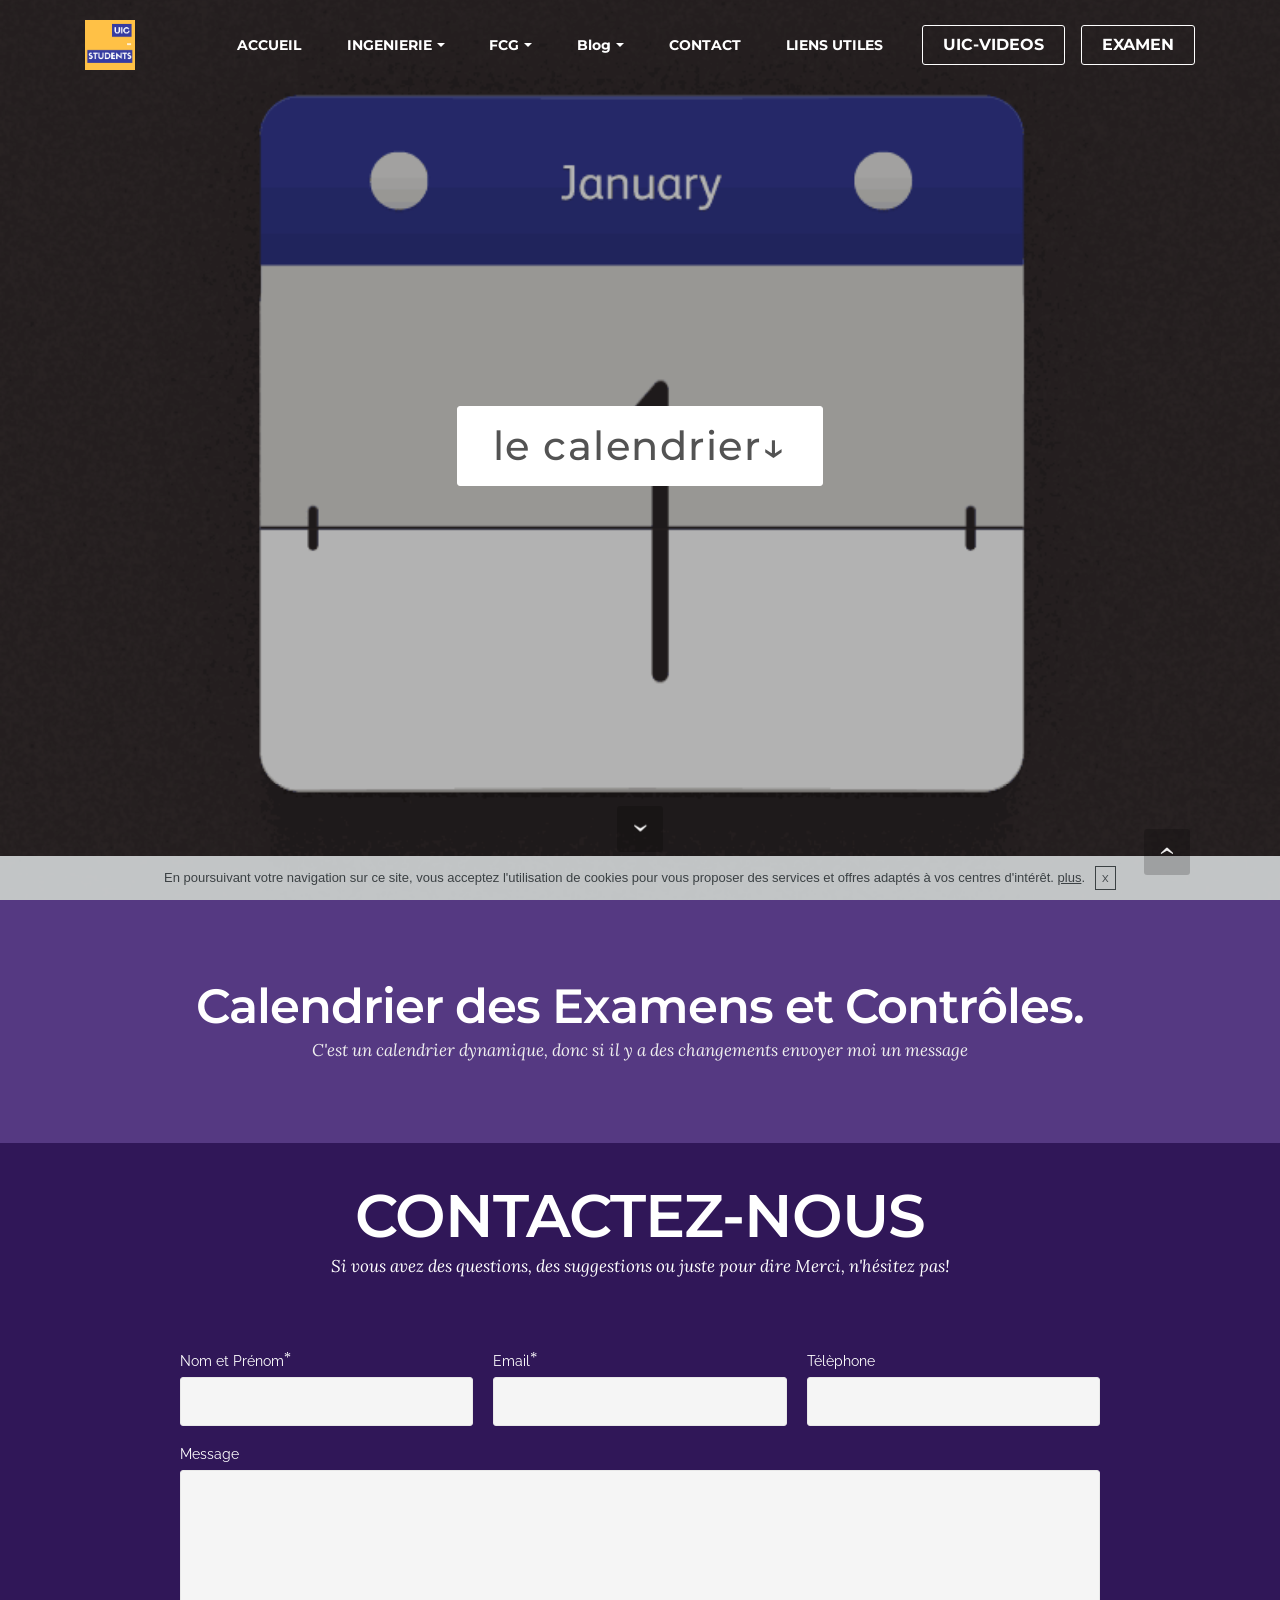
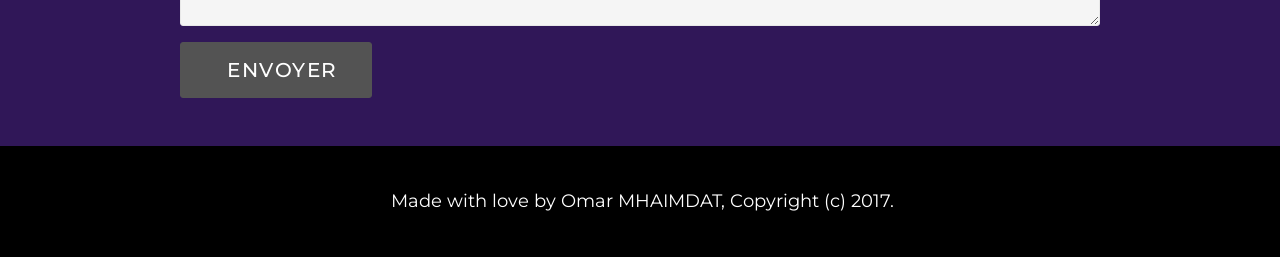
<file: calendar.html>
<!DOCTYPE html>
<html>

<!--
///////////////////////////////////////
//                                   //
// Made with love by Omar M'Haimdat  //
//                                   //
///////////////////////////////////////

-->

<!-- Start of Async Drift Code -->
<script>
!function() {
  var t;
  if (t = window.driftt = window.drift = window.driftt || [], !t.init) return t.invoked ? void (window.console && console.error && console.error("Drift snippet included twice.")) : (t.invoked = !0,
  t.methods = [ "identify", "config", "track", "reset", "debug", "show", "ping", "page", "hide", "off", "on" ],
  t.factory = function(e) {
    return function() {
      var n;
      return n = Array.prototype.slice.call(arguments), n.unshift(e), t.push(n), t;
    };
  }, t.methods.forEach(function(e) {
    t[e] = t.factory(e);
  }), t.load = function(t) {
    var e, n, o, i;
    e = 3e5, i = Math.ceil(new Date() / e) * e, o = document.createElement("script"),
    o.type = "text/javascript", o.async = !0, o.crossorigin = "anonymous", o.src = "https://js.driftt.com/include/" + i + "/" + t + ".js",
    n = document.getElementsByTagName("script")[0], n.parentNode.insertBefore(o, n);
  });
}();
drift.SNIPPET_VERSION = '0.3.1';
drift.load('7uhfkezcagg4');
</script>
<!-- End of Async Drift Code -->


<!-- Google Analytics -->
<script>
  (function(i,s,o,g,r,a,m){i['GoogleAnalyticsObject']=r;i[r]=i[r]||function(){
  (i[r].q=i[r].q||[]).push(arguments)},i[r].l=1*new Date();a=s.createElement(o),
  m=s.getElementsByTagName(o)[0];a.async=1;a.src=g;m.parentNode.insertBefore(a,m)
  })(window,document,'script','https://www.google-analytics.com/analytics.js','ga');

  ga('create', 'UA-91497908-1', 'auto');
  ga('send', 'pageview');

</script>
<!-- /Google Analytics -->

<head>

  <meta charset="UTF-8">
  <meta http-equiv="X-UA-Compatible" content="IE=edge">
  <meta name="viewport" content="width=device-width, initial-scale=1">
  <link rel="shortcut icon" href="logo.png" type="image/x-icon">
  <meta name="description" content="Calendrier des Examens et Contrôles">
  <title>Calendrier des Examens et Contrôles</title>
  <link rel="stylesheet" href="https://fonts.googleapis.com/css?family=Lora:400,700,400italic,700italic&amp;subset=latin">
  <link rel="stylesheet" href="https://fonts.googleapis.com/css?family=Montserrat:400,700">
  <link rel="stylesheet" href="https://fonts.googleapis.com/css?family=Raleway:100,100i,200,200i,300,300i,400,400i,500,500i,600,600i,700,700i,800,800i,900,900i">
  <link rel="stylesheet" href="assets/bootstrap-material-design-font/css/material.css">
  <link rel="stylesheet" href="assets/tether/tether.min.css">
  <link rel="stylesheet" href="assets/bootstrap/css/bootstrap.min.css">
  <link rel="stylesheet" href="assets/dropdown/css/style.css">
  <link rel="stylesheet" href="assets/animate.css/animate.min.css">
  <link rel="stylesheet" href="assets/theme/css/style.css">
  <link rel="stylesheet" href="assets/mobirise/css/mbr-additional.css" type="text/css">



</head>
<body>




  <section id="menu-2x">

      <nav class="navbar navbar-dropdown bg-color transparent navbar-fixed-top">
          <div class="container">

              <div class="mbr-table">
                  <div class="mbr-table-cell">

                      <div class="navbar-brand">
                          <a href="index.html" class="navbar-logo"><img src="logo.png" alt="logo"></a>

                      </div>

                  </div>
                  <div class="mbr-table-cell">

                      <button class="navbar-toggler pull-xs-right hidden-md-up" type="button" data-toggle="collapse" data-target="#exCollapsingNavbar">
                          <div class="hamburger-icon"></div>
                      </button>

                      <ul class="nav-dropdown collapse pull-xs-right nav navbar-nav navbar-toggleable-sm" id="exCollapsingNavbar">
                        <li class="nav-item"><a class="nav-link link" href="index.html">ACCUEIL</a></li>
                        <li class="nav-item dropdown">
                          <a class="nav-link link dropdown-toggle" data-toggle="dropdown-submenu" href="ingenierie.html" aria-expanded="false">INGENIERIE</a><div class="dropdown-menu"><div class="dropdown"><a class="dropdown-item dropdown-toggle" data-toggle="dropdown-submenu" href="CPI" aria-expanded="false">CPI</a>
                          <div class="dropdown-menu dropdown-submenu">
                          <a class="dropdown-item" href="CPI1.html" aria-expanded="false">CPI-1</a>
                          <a class="dropdown-item" href="CPI2.html" aria-expanded="false">CPI-2</a></div></div>
                          <a class="dropdown-item" href="tronc_commun.html" aria-expanded="false">TRONC COMMUN</a>
                          <li class="nav-item dropdown">
                            <a class="nav-link link dropdown-toggle" data-toggle="dropdown-submenu" href="management.html" aria-expanded="false">FCG</a><div class="dropdown-menu"><div class="dropdown"><a class="dropdown-item dropdown-toggle" data-toggle="dropdown-submenu" href="MNGT" aria-expanded="false">MNGT</a>
                            <div class="dropdown-menu dropdown-submenu">
                            <a class="dropdown-item" href="management1.html" aria-expanded="false">MNGT-1</a>
                            <a class="dropdown-item" href="management2.html" aria-expanded="false">MNGT-2</a></div></div>
                        <li class="nav-item dropdown"><a class="nav-link link dropdown-toggle" data-toggle="dropdown-submenu" href="" aria-expanded="false">Blog</a><div class="dropdown-menu">
                          <a class="dropdown-item" href="les_un_mois_du_site.html">Les 1 Mois du Site</a>
                          <a class="dropdown-item" href="statistiques_du_premier_mois.html">Statistiques du Premier Mois</a>
                          <a class="dropdown-item" href="84_jours_du_site.html">84 Jours pour sortir de l'attentisme !</a>
                        </li>
                        <li class="nav-item"><a class="nav-link link" href="index.html#form1-5">CONTACT</a></li>
                        <li class="nav-item"><a class="nav-link link" href="lien_utiles.html">LIENS UTILES</a></li>
                        <li class="nav-item nav-btn"><a class="nav-link btn btn-white-outline btn-white" href="http://uic-videos.ml" target="_blank">UIC-VIDEOS</a></li>
                        <li class="nav-item nav-btn"><a class="nav-link btn btn-white-outline btn-white" href="examen.html" target="_blank">EXAMEN</a></li>
                      </ul>
                      <button hidden="" class="navbar-toggler navbar-close" type="button" data-toggle="collapse" data-target="#exCollapsingNavbar">
                          <div class="close-icon"></div>
                      </button>

                  </div>
              </div>

          </div>
      </nav>

  </section>

<section class="engine"><a rel="external" href=""></a></section><section class="mbr-section mbr-section-hero mbr-section-full mbr-parallax-background mbr-section-with-arrow mbr-after-navbar" id="header5-27" style="background-image: url(assets/images/calendar.gif);">
<div class="mbr-overlay" style="opacity: 0.3; background-color: rgb(0, 0, 0);"></div>

  <div class="mbr-table-cell">

    <div class="container">
        <div class="row">
            <div class="mbr-section col-md-10 col-md-offset-1 text-xs-center">

                <div class="mbr-section-btn"><a class="btn btn-lg btn-white" style="font-size:40px;" href="#header3-7h" target="_blank">le calendrier&darr;</a></div>

            </div>
        </div>
    </div>
  </div>
<div class="mbr-arrow mbr-arrow-floating" aria-hidden="true"><a href="#header3-7h"><i class="mbr-arrow-icon"></i></a></div>

</section>

<section class="mbr-section mbr-section__container article" id="header3-7h" style="background-color: rgb(85, 57, 130); padding-top: 80px; padding-bottom: 80px;">
    <div class="container">
        <div class="row">
            <div class="col-xs-12">
                <h3 class="mbr-section-title display-2">Calendrier des Examens et Contrôles.</h3>
                <small class="mbr-section-subtitle">C'est un calendrier dynamique, donc si il y a des changements envoyer moi un message</small>
            </div>
        </div>
    </div>
</section>

<div data-tockify-component="calendar" data-tockify-calendar="omarmhaimdat"></div>
<script data-cfasync="false" data-tockify-script="embed" src="https://public.tockify.com/browser/embed.js"></script>


<section class="mbr-section" id="form1-5" style="background-color: rgb(48, 23, 88); padding-top: 40px; padding-bottom: 40px;">

    <div class="mbr-section mbr-section__container mbr-section__container--middle">
        <div class="container">
            <div class="row">
                <div class="col-xs-12 text-xs-center">
                    <h3 class="mbr-section-title display-2">CONTACTEZ-NOUS</h3>
                    <small class="mbr-section-subtitle">Si vous avez des questions, des suggestions ou juste pour dire Merci, n'hésitez pas!</small>
                </div>
            </div>
        </div>
    </div>
    <div class="mbr-section mbr-section-nopadding">
        <div class="container">
            <div class="row">
                <div class="col-xs-12 col-lg-10 col-lg-offset-1" data-form-type="formoid">


                    <div data-form-alert="true">
                        <div hidden="" data-form-alert-success="true" class="alert alert-form alert-success text-xs-center">Nous vous contacterons dans les plus bréfs delai!</div>
                    </div>


                    <form action="https://mobirise.com/" method="post" data-form-title="CONTACTEZ-NOUS">

                        <input type="hidden" value="iLqQDAJawFvW7tfD16AuMYstYonkOEbgMSdlwiSJZ3D59XTrVMw6c8rRoHC+ovNpzWQs+pdtW1OxRw/s9oPzDMOGrH3/WxvhcBzkItTUiSlkE3yY4VH1p2+vsoh2DWfd" data-form-email="true">

                        <div class="row row-sm-offset">

                            <div class="col-xs-12 col-md-4">
                                <div class="form-group">
                                    <label class="form-control-label" for="form1-5-name">Nom et Prénom<span class="form-asterisk">*</span></label>
                                    <input type="text" class="form-control" name="name" required="" data-form-field="Name" id="form1-5-name">
                                </div>
                            </div>

                            <div class="col-xs-12 col-md-4">
                                <div class="form-group">
                                    <label class="form-control-label" for="form1-5-email">Email<span class="form-asterisk">*</span></label>
                                    <input type="email" class="form-control" name="email" required="" data-form-field="Email" id="form1-5-email">
                                </div>
                            </div>

                            <div class="col-xs-12 col-md-4">
                                <div class="form-group">
                                    <label class="form-control-label" for="form1-5-phone">Télèphone</label>
                                    <input type="tel" class="form-control" name="phone" data-form-field="Phone" id="form1-5-phone">
                                </div>
                            </div>

                        </div>

                        <div class="form-group">
                            <label class="form-control-label" for="form1-5-message">Message</label>
                            <textarea class="form-control" name="message" rows="7" data-form-field="Message" id="form1-5-message"></textarea>
                        </div>

                        <div><button type="submit" class="btn btn-black"><span class="mbri-paper-plane mbr-iconfont mbr-iconfont-btn"></span>ENVOYER</button></div>

                    </form>
                </div>
            </div>
        </div>
    </div>
</section>






<footer class="mbr-small-footer mbr-section mbr-section-nopadding" id="footer1-7e" style="background-color: rgb(0, 0, 0); padding-top: 2.625rem; padding-bottom: 2.625rem;">

    <div class="container">
        <p class="text-xs-center">&nbsp;Made with love by Omar MHAIMDAT, Copyright (c) 2017.</p>
    </div>
</footer>


  <script src="assets/web/assets/jquery/jquery.min.js"></script>
  <script src="assets/tether/tether.min.js"></script>
  <script src="assets/bootstrap/js/bootstrap.min.js"></script>
  <script src="assets/smooth-scroll/SmoothScroll.js"></script>
  <script src="assets/cookies-alert-plugin/cookies-alert-core.js"></script>
  <script src="assets/cookies-alert-plugin/cookies-alert-script.js"></script>
  <script src="assets/dropdown/js/script.min.js"></script>
  <script src="assets/touchSwipe/jquery.touchSwipe.min.js"></script>
  <script src="assets/viewportChecker/jquery.viewportchecker.js"></script>
  <script src="assets/jarallax/jarallax.js"></script>
  <script src="assets/theme/js/script.js"></script>


  <input name="animation" type="hidden">
   <div id="scrollToTop" class="scrollToTop mbr-arrow-up"><a style="text-align: center;"><i class="mbr-arrow-up-icon"></i></a></div>
  <input name="cookieData" type="hidden" data-cookie-text="En poursuivant votre navigation sur ce site, vous acceptez l'utilisation de cookies pour vous proposer des services et offres adaptés à vos centres d'intérêt. <a href='https://chatra.io/privacy-policy/'>plus</a>.">
  </body>
</html>
</file>
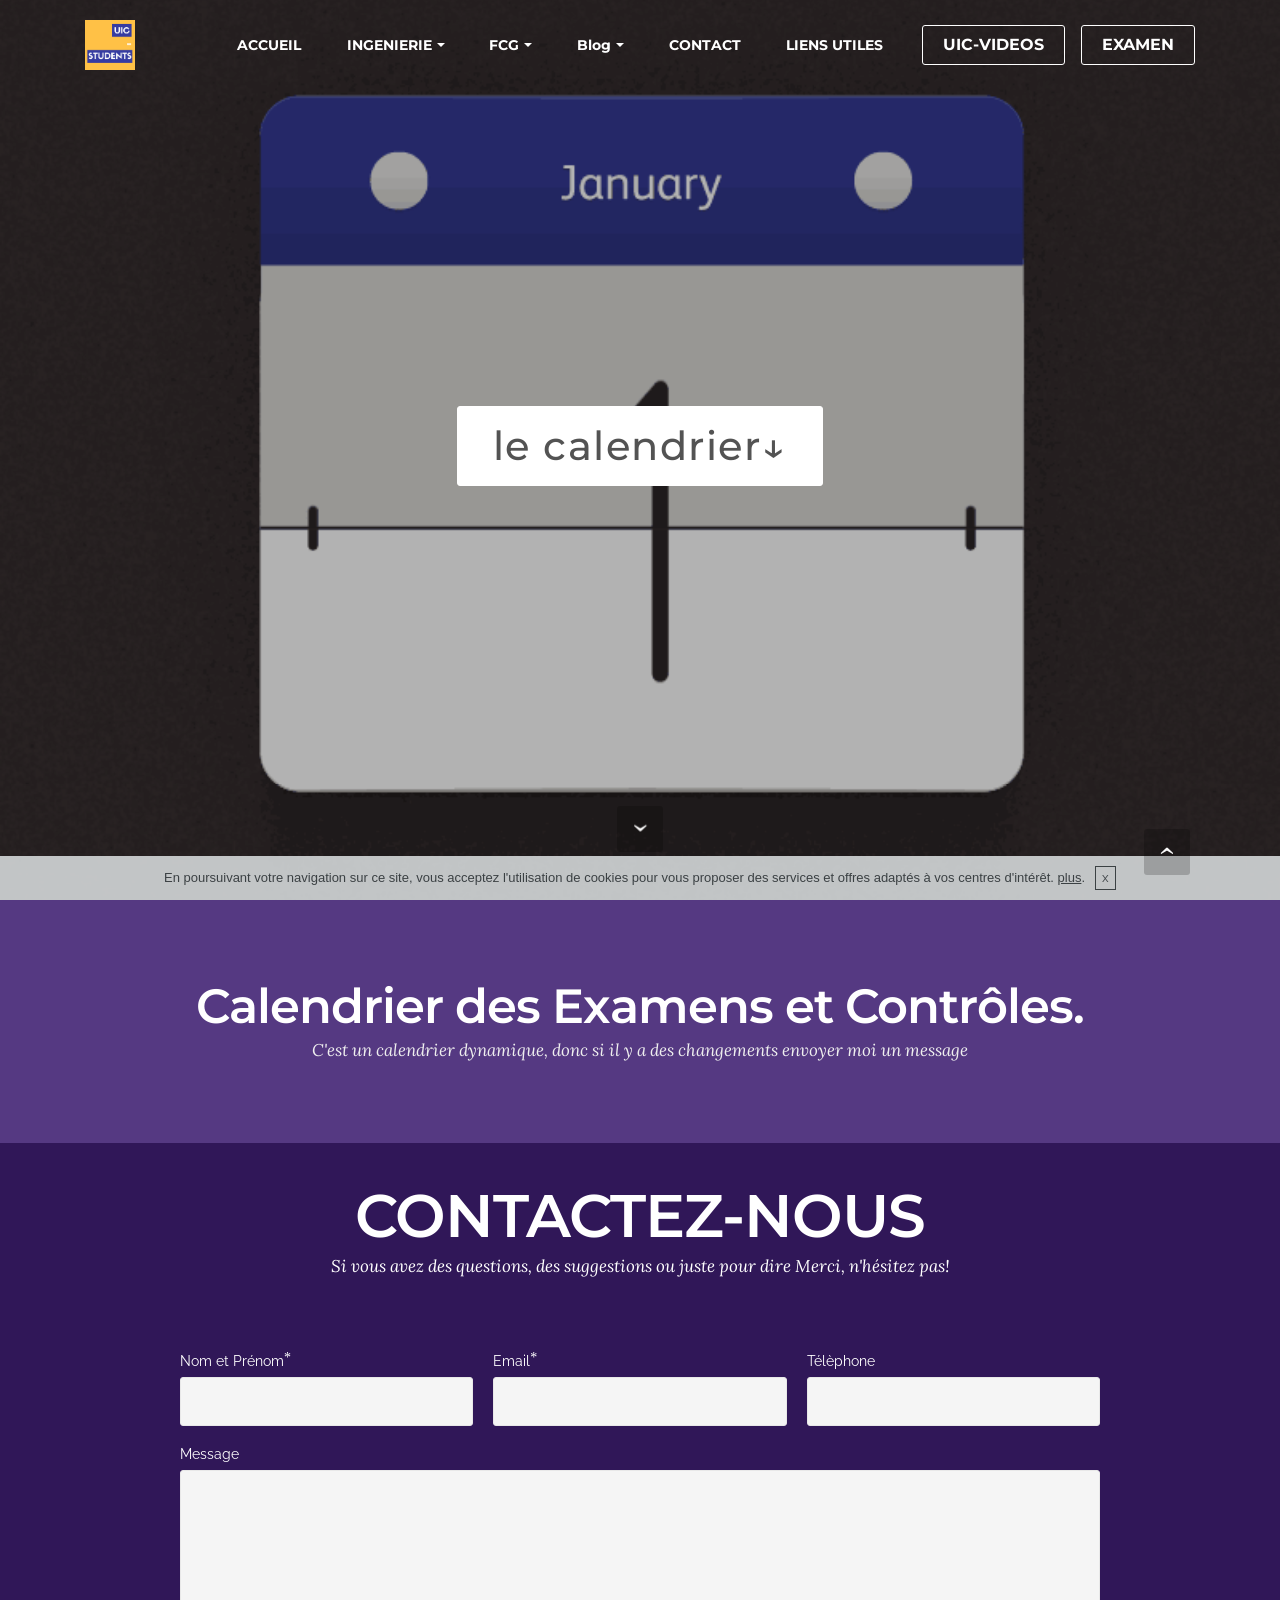
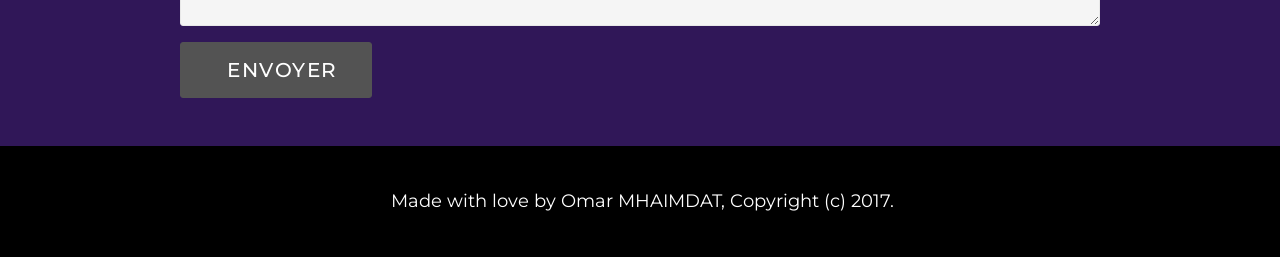
<file: calendar_cpi1.html>
<!DOCTYPE html>
<html>

<!--
///////////////////////////////////////
//                                   //
// Made with love by Omar M'Haimdat  //
//                                   //
///////////////////////////////////////

-->

<!-- Start of Async Drift Code -->
<script>
!function() {
  var t;
  if (t = window.driftt = window.drift = window.driftt || [], !t.init) return t.invoked ? void (window.console && console.error && console.error("Drift snippet included twice.")) : (t.invoked = !0,
  t.methods = [ "identify", "config", "track", "reset", "debug", "show", "ping", "page", "hide", "off", "on" ],
  t.factory = function(e) {
    return function() {
      var n;
      return n = Array.prototype.slice.call(arguments), n.unshift(e), t.push(n), t;
    };
  }, t.methods.forEach(function(e) {
    t[e] = t.factory(e);
  }), t.load = function(t) {
    var e, n, o, i;
    e = 3e5, i = Math.ceil(new Date() / e) * e, o = document.createElement("script"),
    o.type = "text/javascript", o.async = !0, o.crossorigin = "anonymous", o.src = "https://js.driftt.com/include/" + i + "/" + t + ".js",
    n = document.getElementsByTagName("script")[0], n.parentNode.insertBefore(o, n);
  });
}();
drift.SNIPPET_VERSION = '0.3.1';
drift.load('7uhfkezcagg4');
</script>
<!-- End of Async Drift Code -->


<!-- Google Analytics -->
<script>
  (function(i,s,o,g,r,a,m){i['GoogleAnalyticsObject']=r;i[r]=i[r]||function(){
  (i[r].q=i[r].q||[]).push(arguments)},i[r].l=1*new Date();a=s.createElement(o),
  m=s.getElementsByTagName(o)[0];a.async=1;a.src=g;m.parentNode.insertBefore(a,m)
  })(window,document,'script','https://www.google-analytics.com/analytics.js','ga');

  ga('create', 'UA-91497908-1', 'auto');
  ga('send', 'pageview');

</script>
<!-- /Google Analytics -->

<head>

  <meta charset="UTF-8">
  <meta http-equiv="X-UA-Compatible" content="IE=edge">
  <meta name="viewport" content="width=device-width, initial-scale=1">
  <link rel="shortcut icon" href="logo.png" type="image/x-icon">
  <meta name="description" content="Calendrier des Examens et Contrôles">
  <title>Calendrier des Examens et Contrôles</title>
  <link rel="stylesheet" href="https://fonts.googleapis.com/css?family=Lora:400,700,400italic,700italic&amp;subset=latin">
  <link rel="stylesheet" href="https://fonts.googleapis.com/css?family=Montserrat:400,700">
  <link rel="stylesheet" href="https://fonts.googleapis.com/css?family=Raleway:100,100i,200,200i,300,300i,400,400i,500,500i,600,600i,700,700i,800,800i,900,900i">
  <link rel="stylesheet" href="assets/bootstrap-material-design-font/css/material.css">
  <link rel="stylesheet" href="assets/tether/tether.min.css">
  <link rel="stylesheet" href="assets/bootstrap/css/bootstrap.min.css">
  <link rel="stylesheet" href="assets/dropdown/css/style.css">
  <link rel="stylesheet" href="assets/animate.css/animate.min.css">
  <link rel="stylesheet" href="assets/theme/css/style.css">
  <link rel="stylesheet" href="assets/mobirise/css/mbr-additional.css" type="text/css">



</head>
<body>


<div id="pop-slap" style="display: none" data-hello-text="Aime notre page Facebook.com!" data-close-text="Merci, je l'aime déjà." data-timeout="2"><script type="text/javascript" src="http://surlapage.fr/script/popup.js?fb_url=https://www.facebook.com/uicstudents/&amp;fb_theme=dark&amp;chn=23512"></script></div>

<section id="menu-2x">

    <nav class="navbar navbar-dropdown bg-color transparent navbar-fixed-top">
        <div class="container">

            <div class="mbr-table">
                <div class="mbr-table-cell">

                    <div class="navbar-brand">
                        <a href="index.html" class="navbar-logo"><img src="logo.png" alt="logo"></a>

                    </div>

                </div>
                <div class="mbr-table-cell">

                    <button class="navbar-toggler pull-xs-right hidden-md-up" type="button" data-toggle="collapse" data-target="#exCollapsingNavbar">
                        <div class="hamburger-icon"></div>
                    </button>

                    <ul class="nav-dropdown collapse pull-xs-right nav navbar-nav navbar-toggleable-sm" id="exCollapsingNavbar">
                      <li class="nav-item"><a class="nav-link link" href="index.html">ACCUEIL</a></li>
                      <li class="nav-item dropdown">
                        <a class="nav-link link dropdown-toggle" data-toggle="dropdown-submenu" href="ingenierie.html" aria-expanded="false">INGENIERIE</a><div class="dropdown-menu"><div class="dropdown"><a class="dropdown-item dropdown-toggle" data-toggle="dropdown-submenu" href="CPI" aria-expanded="false">CPI</a>
                        <div class="dropdown-menu dropdown-submenu">
                        <a class="dropdown-item" href="CPI1.html" aria-expanded="false">CPI-1</a>
                        <a class="dropdown-item" href="CPI2.html" aria-expanded="false">CPI-2</a></div></div>
                        <a class="dropdown-item" href="tronc_commun.html" aria-expanded="false">TRONC COMMUN</a>
                        <li class="nav-item dropdown">
                          <a class="nav-link link dropdown-toggle" data-toggle="dropdown-submenu" href="management.html" aria-expanded="false">FCG</a><div class="dropdown-menu"><div class="dropdown"><a class="dropdown-item dropdown-toggle" data-toggle="dropdown-submenu" href="MNGT" aria-expanded="false">MNGT</a>
                          <div class="dropdown-menu dropdown-submenu">
                          <a class="dropdown-item" href="management1.html" aria-expanded="false">MNGT-1</a>
                          <a class="dropdown-item" href="management2.html" aria-expanded="false">MNGT-2</a></div></div>
                      <li class="nav-item dropdown"><a class="nav-link link dropdown-toggle" data-toggle="dropdown-submenu" href="" aria-expanded="false">Blog</a><div class="dropdown-menu">
                        <a class="dropdown-item" href="les_un_mois_du_site.html">Les 1 Mois du Site</a>
                        <a class="dropdown-item" href="statistiques_du_premier_mois.html">Statistiques du Premier Mois</a>
                        <a class="dropdown-item" href="84_jours_du_site.html">84 Jours pour sortir de l'attentisme !</a>
                      </li>
                      <li class="nav-item"><a class="nav-link link" href="index.html#form1-5">CONTACT</a></li>
                      <li class="nav-item"><a class="nav-link link" href="lien_utiles.html">LIENS UTILES</a></li>
                      <li class="nav-item nav-btn"><a class="nav-link btn btn-white-outline btn-white" href="http://uic-videos.ml" target="_blank">UIC-VIDEOS</a></li>
                      <li class="nav-item nav-btn"><a class="nav-link btn btn-white-outline btn-white" href="examen.html" target="_blank">EXAMEN</a></li>
                    </ul>
                    <button hidden="" class="navbar-toggler navbar-close" type="button" data-toggle="collapse" data-target="#exCollapsingNavbar">
                        <div class="close-icon"></div>
                    </button>

                </div>
            </div>

        </div>
    </nav>

</section>
<section class="engine"><a rel="external" href=""></a></section><section class="mbr-section mbr-section-hero mbr-section-full mbr-parallax-background mbr-section-with-arrow mbr-after-navbar" id="header5-27" style="background-image: url(assets/images/calendar.gif);">
<div class="mbr-overlay" style="opacity: 0.3; background-color: rgb(0, 0, 0);"></div>

  <div class="mbr-table-cell">

    <div class="container">
        <div class="row">
            <div class="mbr-section col-md-10 col-md-offset-1 text-xs-center">

                <div class="mbr-section-btn"><a class="btn btn-lg btn-white" style="font-size:40px;" href="#header3-7h" target="_blank">le calendrier&darr;</a></div>

            </div>
        </div>
    </div>
  </div>
<div class="mbr-arrow mbr-arrow-floating" aria-hidden="true"><a href="#header3-7h"><i class="mbr-arrow-icon"></i></a></div>

</section>

<section class="mbr-section mbr-section__container article" id="header3-7h" style="background-color: rgb(85, 57, 130); padding-top: 80px; padding-bottom: 80px;">
    <div class="container">
        <div class="row">
            <div class="col-xs-12">
                <h3 class="mbr-section-title display-2">Calendrier des Examens et Contrôles.</h3>
                <small class="mbr-section-subtitle">C'est un calendrier dynamique, donc si il y a des changements envoyer moi un message</small>
            </div>
        </div>
    </div>
</section>


<div data-tockify-component="calendar" data-tockify-calendar="uicstudentscp1"></div>
<script data-cfasync="false" data-tockify-script="embed" src="https://public.tockify.com/browser/embed.js"></script>


<section class="mbr-section" id="form1-5" style="background-color: rgb(48, 23, 88); padding-top: 40px; padding-bottom: 40px;">

    <div class="mbr-section mbr-section__container mbr-section__container--middle">
        <div class="container">
            <div class="row">
                <div class="col-xs-12 text-xs-center">
                    <h3 class="mbr-section-title display-2">CONTACTEZ-NOUS</h3>
                    <small class="mbr-section-subtitle">Si vous avez des questions, des suggestions ou juste pour dire Merci, n'hésitez pas!</small>
                </div>
            </div>
        </div>
    </div>
    <div class="mbr-section mbr-section-nopadding">
        <div class="container">
            <div class="row">
                <div class="col-xs-12 col-lg-10 col-lg-offset-1" data-form-type="formoid">


                    <div data-form-alert="true">
                        <div hidden="" data-form-alert-success="true" class="alert alert-form alert-success text-xs-center">Nous vous contacterons dans les plus bréfs delai!</div>
                    </div>


                    <form action="https://mobirise.com/" method="post" data-form-title="CONTACTEZ-NOUS">

                        <input type="hidden" value="iLqQDAJawFvW7tfD16AuMYstYonkOEbgMSdlwiSJZ3D59XTrVMw6c8rRoHC+ovNpzWQs+pdtW1OxRw/s9oPzDMOGrH3/WxvhcBzkItTUiSlkE3yY4VH1p2+vsoh2DWfd" data-form-email="true">

                        <div class="row row-sm-offset">

                            <div class="col-xs-12 col-md-4">
                                <div class="form-group">
                                    <label class="form-control-label" for="form1-5-name">Nom et Prénom<span class="form-asterisk">*</span></label>
                                    <input type="text" class="form-control" name="name" required="" data-form-field="Name" id="form1-5-name">
                                </div>
                            </div>

                            <div class="col-xs-12 col-md-4">
                                <div class="form-group">
                                    <label class="form-control-label" for="form1-5-email">Email<span class="form-asterisk">*</span></label>
                                    <input type="email" class="form-control" name="email" required="" data-form-field="Email" id="form1-5-email">
                                </div>
                            </div>

                            <div class="col-xs-12 col-md-4">
                                <div class="form-group">
                                    <label class="form-control-label" for="form1-5-phone">Télèphone</label>
                                    <input type="tel" class="form-control" name="phone" data-form-field="Phone" id="form1-5-phone">
                                </div>
                            </div>

                        </div>

                        <div class="form-group">
                            <label class="form-control-label" for="form1-5-message">Message</label>
                            <textarea class="form-control" name="message" rows="7" data-form-field="Message" id="form1-5-message"></textarea>
                        </div>

                        <div><button type="submit" class="btn btn-black"><span class="mbri-paper-plane mbr-iconfont mbr-iconfont-btn"></span>ENVOYER</button></div>

                    </form>
                </div>
            </div>
        </div>
    </div>
</section>






<footer class="mbr-small-footer mbr-section mbr-section-nopadding" id="footer1-7e" style="background-color: rgb(0, 0, 0); padding-top: 2.625rem; padding-bottom: 2.625rem;">

    <div class="container">
        <p class="text-xs-center">&nbsp;Made with love by Omar MHAIMDAT, Copyright (c) 2017.</p>
    </div>
</footer>


  <script src="assets/web/assets/jquery/jquery.min.js"></script>
  <script src="assets/tether/tether.min.js"></script>
  <script src="assets/bootstrap/js/bootstrap.min.js"></script>
  <script src="assets/smooth-scroll/SmoothScroll.js"></script>
  <script src="assets/cookies-alert-plugin/cookies-alert-core.js"></script>
  <script src="assets/cookies-alert-plugin/cookies-alert-script.js"></script>
  <script src="assets/dropdown/js/script.min.js"></script>
  <script src="assets/touchSwipe/jquery.touchSwipe.min.js"></script>
  <script src="assets/viewportChecker/jquery.viewportchecker.js"></script>
  <script src="assets/jarallax/jarallax.js"></script>
  <script src="assets/theme/js/script.js"></script>


  <input name="animation" type="hidden">
   <div id="scrollToTop" class="scrollToTop mbr-arrow-up"><a style="text-align: center;"><i class="mbr-arrow-up-icon"></i></a></div>
  <input name="cookieData" type="hidden" data-cookie-text="En poursuivant votre navigation sur ce site, vous acceptez l'utilisation de cookies pour vous proposer des services et offres adaptés à vos centres d'intérêt. <a href='https://chatra.io/privacy-policy/'>plus</a>.">
  </body>
</html>
</file>
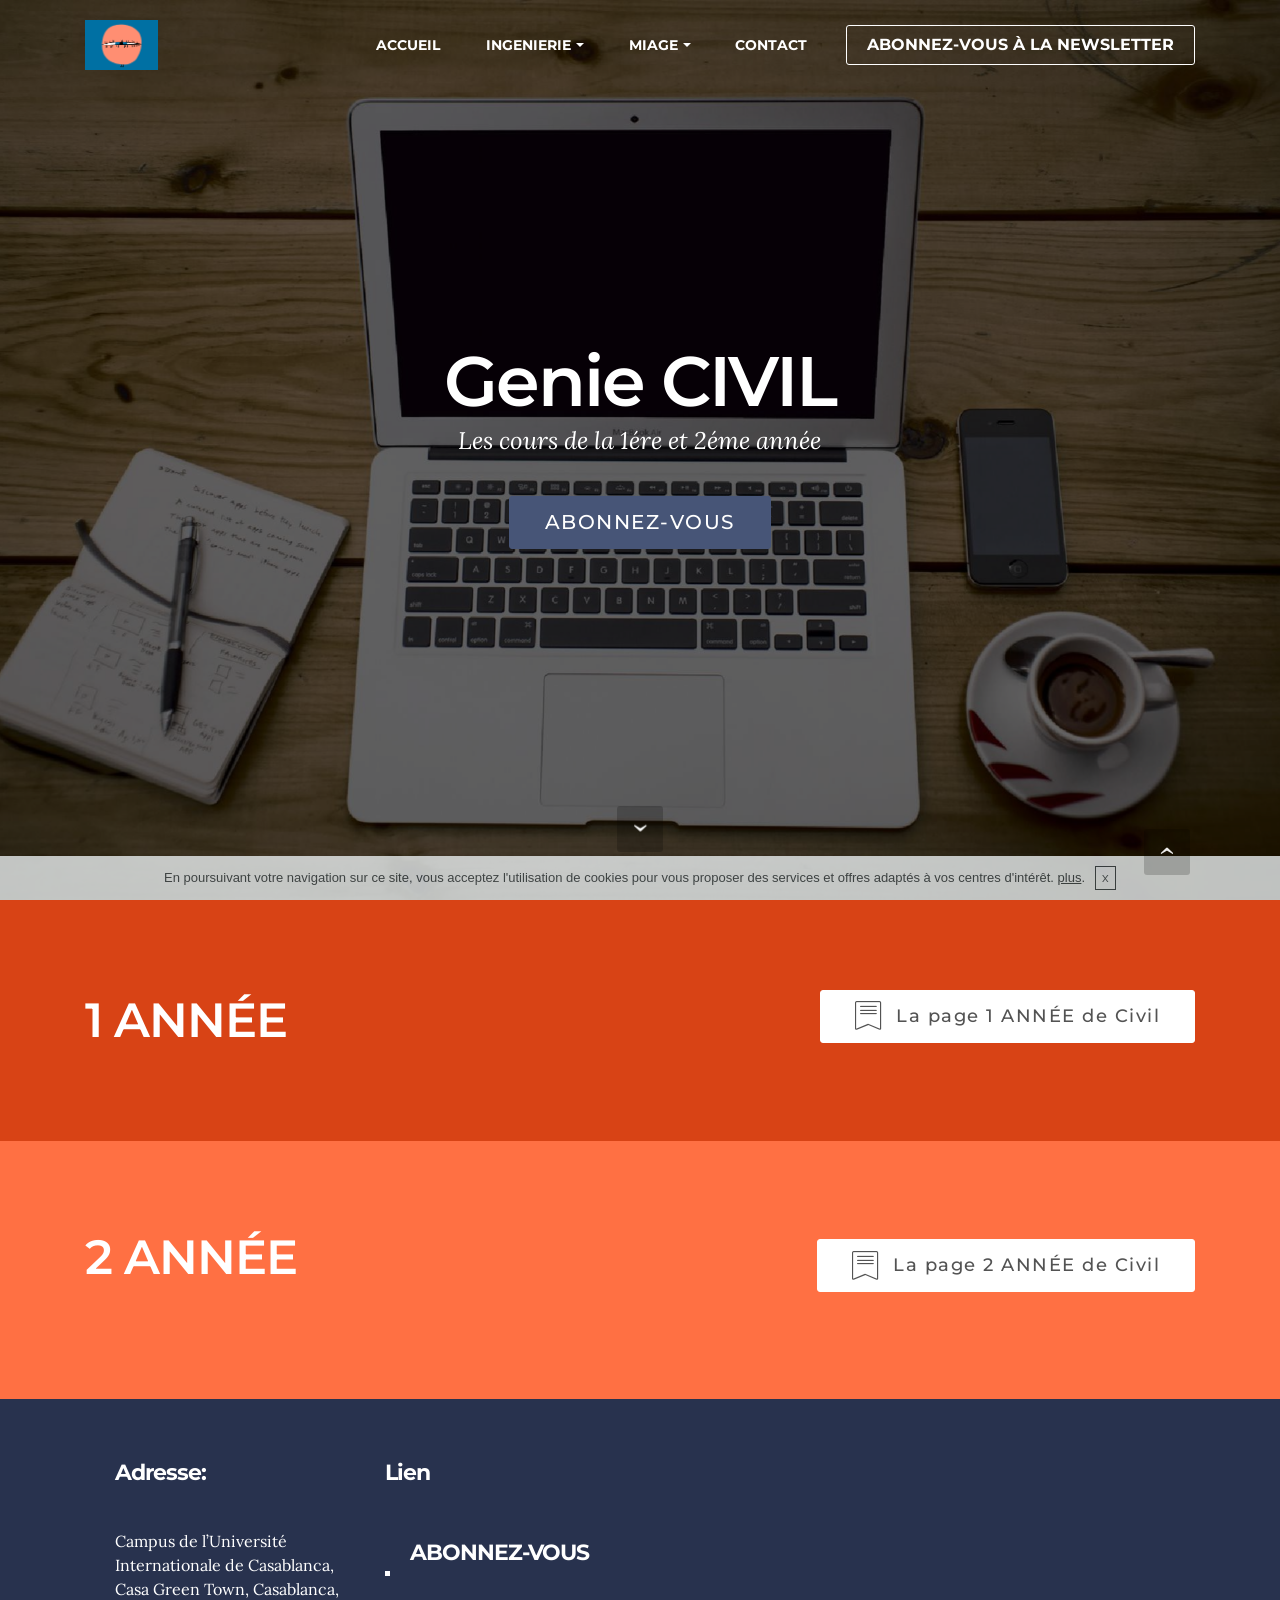
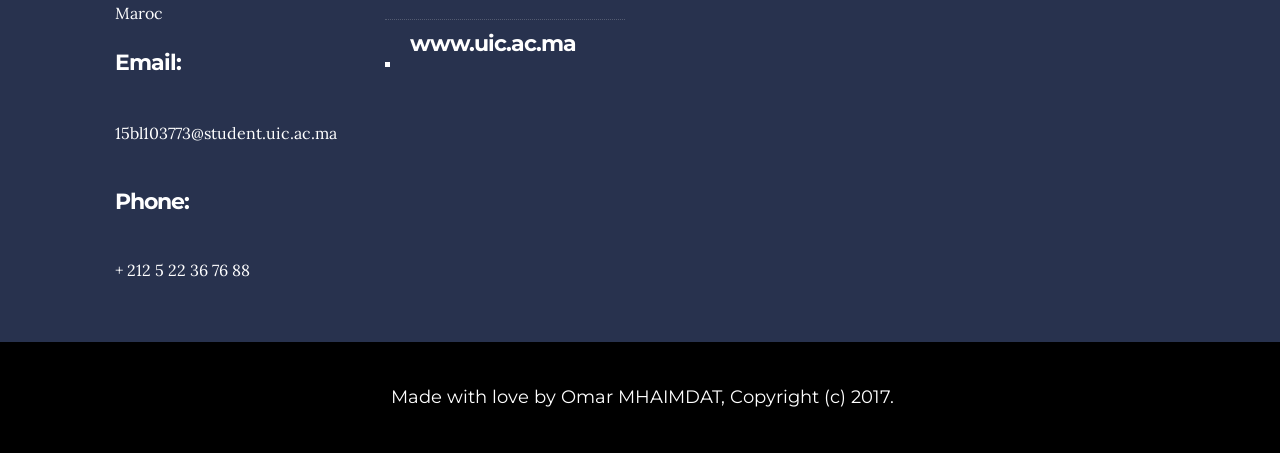
<file: civil.html>
<!DOCTYPE html>
<html>
<head>
  <!--Omar M'Haimdat-->
  <meta charset="UTF-8">
  <meta http-equiv="X-UA-Compatible" content="IE=edge">
  <meta name="viewport" content="width=device-width, initial-scale=1">
  <link rel="shortcut icon" href="assets/images/logo.gif" type="image/x-icon">
  <meta name="description" content="">
  <title></title>
  <link rel="stylesheet" href="https://fonts.googleapis.com/css?family=Lora:400,700,400italic,700italic&amp;subset=latin">
  <link rel="stylesheet" href="https://fonts.googleapis.com/css?family=Montserrat:400,700">
  <link rel="stylesheet" href="https://fonts.googleapis.com/css?family=Raleway:100,100i,200,200i,300,300i,400,400i,500,500i,600,600i,700,700i,800,800i,900,900i">
  <link rel="stylesheet" href="assets/bootstrap-material-design-font/css/material.css">
  <link rel="stylesheet" href="assets/web/assets/mobirise-icons/mobirise-icons.css">
  <link rel="stylesheet" href="assets/tether/tether.min.css">
  <link rel="stylesheet" href="assets/bootstrap/css/bootstrap.min.css">
  <link rel="stylesheet" href="assets/dropdown/css/style.css">
  <link rel="stylesheet" href="assets/animate.css/animate.min.css">
  <link rel="stylesheet" href="assets/theme/css/style.css">
  <link rel="stylesheet" href="assets/mobirise/css/mbr-additional.css" type="text/css">
  
</head>
<body>

<!-- Google Analytics -->
<script>
  (function(i,s,o,g,r,a,m){i['GoogleAnalyticsObject']=r;i[r]=i[r]||function(){
  (i[r].q=i[r].q||[]).push(arguments)},i[r].l=1*new Date();a=s.createElement(o),
  m=s.getElementsByTagName(o)[0];a.async=1;a.src=g;m.parentNode.insertBefore(a,m)
  })(window,document,'script','https://www.google-analytics.com/analytics.js','ga');

  ga('create', 'UA-91497908-1', 'auto');
  ga('send', 'pageview');

</script>
<!-- /Google Analytics -->


<section id="menu-2r">

    <nav class="navbar navbar-dropdown bg-color transparent navbar-fixed-top">
        <div class="container">

            <div class="mbr-table">
                <div class="mbr-table-cell">

                    <div class="navbar-brand">
                        <a href="#top" class="navbar-logo"><img src="assets/images/logo.gif" alt="logo.gif"></a>
                        
                    </div>

                </div>
                <div class="mbr-table-cell">

                    <button class="navbar-toggler pull-xs-right hidden-md-up" type="button" data-toggle="collapse" data-target="#exCollapsingNavbar">
                        <div class="hamburger-icon"></div>
                    </button>

                    <ul class="nav-dropdown collapse pull-xs-right nav navbar-nav navbar-toggleable-sm" id="exCollapsingNavbar"><li class="nav-item"><a class="nav-link link" href="index.html">ACCUEIL</a></li><li class="nav-item dropdown"><a class="nav-link link dropdown-toggle" data-toggle="dropdown-submenu" href="ingenierie.html" aria-expanded="false">INGENIERIE</a><div class="dropdown-menu"><div class="dropdown"><a class="dropdown-item dropdown-toggle" data-toggle="dropdown-submenu" href="CPI" aria-expanded="false">CPI</a><div class="dropdown-menu dropdown-submenu"><a class="dropdown-item" href="CPI1.html" aria-expanded="false">CPI-1</a><a class="dropdown-item" href="CPI2.html" aria-expanded="false">CPI-2</a></div></div><a class="dropdown-item" href="tronc_commun.html" aria-expanded="false">TRONC COMMUN</a><div class="dropdown"><a class="dropdown-item dropdown-toggle" href="civil.html" data-toggle="dropdown-submenu" aria-expanded="false">CIVIL</a><div class="dropdown-menu dropdown-submenu"><a class="dropdown-item" href="civil1.html">1 ANNÉE</a><a class="dropdown-item" href="civil2.html">2 ANNÉE</a></div></div><div class="dropdown"><a class="dropdown-item dropdown-toggle" href="informatique.html" data-toggle="dropdown-submenu" aria-expanded="false">INFORMATIQUE</a><div class="dropdown-menu dropdown-submenu"><a class="dropdown-item" href="informatique1.html">1 ANNÉE</a><a class="dropdown-item" href="informatique2.html">2 ANNÉE</a></div></div><div class="dropdown"><a class="dropdown-item dropdown-toggle" href="industriel.html" data-toggle="dropdown-submenu" aria-expanded="false">INDUSTRIEL</a><div class="dropdown-menu dropdown-submenu"><a class="dropdown-item" href="industriel1.html">1 ANNÉE</a><a class="dropdown-item" href="industriel2.html">2 ANNÉE</a></div></div><div class="dropdown"><a class="dropdown-item dropdown-toggle" href="mecanique.html" data-toggle="dropdown-submenu" aria-expanded="false">MECANIQUE</a><div class="dropdown-menu dropdown-submenu"><a class="dropdown-item" href="mecanique1.html">1 ANNÉE</a><a class="dropdown-item" href="mecanique2.html">2 ANNÉE</a></div></div></div></li><li class="nav-item dropdown"><a class="nav-link link dropdown-toggle" data-toggle="dropdown-submenu" href="miage" aria-expanded="false">MIAGE</a><div class="dropdown-menu"><a class="dropdown-item" href="miage1.html">1 ANNÉE</a><a class="dropdown-item" href="miage2.html">2 ANNÉE</a><a class="dropdown-item" href="miage3.html">3 ANNÉE</a><a class="dropdown-item" href="miage4.html">4 ANNÉE</a><a class="dropdown-item" href="miage5.html">5 ANNÉE</a></div></li><li class="nav-item"><a class="nav-link link" href="index.html#form1-5">CONTACT</a></li><li class="nav-item nav-btn"><a class="nav-link btn btn-white-outline btn-white" href="http://eepurl.com/cz604-/" target="_blank">ABONNEZ-VOUS À LA NEWSLETTER</a></li></ul>
                    <button hidden="" class="navbar-toggler navbar-close" type="button" data-toggle="collapse" data-target="#exCollapsingNavbar">
                        <div class="close-icon"></div>
                    </button>

                </div>
            </div>

        </div>
    </nav>

</section>

<section class="engine"><a rel="external" href="https://mobirise.com">mobirise.com</a></section><section class="mbr-section mbr-section-hero mbr-section-full mbr-parallax-background mbr-section-with-arrow mbr-after-navbar" id="header5-2s" style="background-image: url(assets/images/mbr-2-2000x1333.jpg);">

    <div class="mbr-overlay" style="opacity: 0.6; background-color: rgb(0, 0, 0);"></div>

    <div class="mbr-table-cell">

        <div class="container">
            <div class="row">
                <div class="mbr-section col-md-10 col-md-offset-1 text-xs-center">

                    <h1 class="mbr-section-title display-1">Genie CIVIL</h1>
                    <p class="mbr-section-lead lead">Les cours de la 1ére et 2éme année</p>
                    <div class="mbr-section-btn"><a class="btn btn-lg btn-info" href="http://eepurl.com/cz604-/" target="_blank">ABONNEZ-VOUS</a></div>
                </div>
            </div>
        </div>
    </div>

    <div class="mbr-arrow mbr-arrow-floating" aria-hidden="true"><a href="#msg-box1-2t"><i class="mbr-arrow-icon"></i></a></div>

</section>

<section class="mbr-info mbr-info-extra mbr-section mbr-section-md-padding" id="msg-box1-2t" style="background-color: rgb(216, 67, 21); padding-top: 90px; padding-bottom: 90px;">    
    <div class="container">
        <div class="row">
            <div class="mbr-table-md-up">
                <div class="mbr-table-cell mbr-right-padding-md-up col-md-8 text-xs-center text-md-left">
                    
                    <h3 class="mbr-info-title mbr-section-title display-2">1 ANNÉE</h3>
                </div>

                <div class="mbr-table-cell col-md-4">
                    <div class="text-xs-center"><a class="btn btn-white" href="civil1.html"><span class="mbri-bookmark mbr-iconfont mbr-iconfont-btn"></span>La page 1 ANNÉE de Civil</a></div>
                </div>
            </div>
        </div>
    </div>
</section>

<section class="mbr-info mbr-section mbr-section-md-padding" id="msg-box2-2u" style="background-color: rgb(255, 112, 67); padding-top: 90px; padding-bottom: 90px;">
    <div class="container">
        <div class="row">
            <div class="mbr-table-md-up">
              <div class="mbr-table-cell mbr-right-padding-md-up col-md-8 text-xs-center text-md-left">
                  <h3 class="mbr-info-title mbr-section-title display-2">2 ANNÉE</h3>
                  
              </div>
              <div class="mbr-table-cell col-md-4">
                  <div class="text-xs-center"><a class="btn btn-white" href="civil2.html"><span class="mbri-bookmark mbr-iconfont mbr-iconfont-btn"></span>La page 2 ANNÉE de Civil</a></div>
              </div>
            </div>
        </div>
    </div>
</section>

<section class="mbr-section mbr-section-md-padding mbr-footer footer2" id="contacts2-2v" style="background-color: rgb(40, 50, 78); padding-top: 60px; padding-bottom: 60px;">
    
    <div class="container">
        <div class="row">
            <div class="mbr-footer-content col-xs-12 col-md-3">
                <p></p><p><strong>Adresse:</strong><br>Campus de l’Université Internationale de Casablanca, Casa Green Town, Casablanca, Maroc<br><br><strong>
Email: &nbsp;</strong></p><p>15bl103773@student.uic.ac.ma<strong><br></strong></p><p><strong>
Phone: </strong><br>+ 212 5 22 36 76 88<br></p><p></p>
            </div>
            <div class="mbr-footer-content col-xs-12 col-md-3"><strong>Lien</strong><ul><li><a href="http://eepurl.com/cz604-/" target="_blank" class="text-white"><strong>ABONNEZ-VOUS</strong></a></li><li><a href="http://www.uic.ac.ma/" target="_blank" class="text-white"><strong>www.uic.ac.ma</strong></a></li></ul></div>
            <div class="col-xs-12 col-md-6">
                <div class="mbr-map"><iframe frameborder="0" style="border:0" src="https://www.google.com/maps/embed/v1/place?key=AIzaSyA0Dx_boXQiwvdz8sJHoYeZNVTdoWONYkU&amp;q=place_id:ChIJ-yHK7jwtpg0Rv60rf6VQ1uY" allowfullscreen=""></iframe></div>
            </div>
        </div>
    </div>
</section>

<footer class="mbr-small-footer mbr-section mbr-section-nopadding" id="footer1-2w" style="background-color: rgb(0, 0, 0); padding-top: 2.625rem; padding-bottom: 2.625rem;">
    
    <div class="container">
        <p class="text-xs-center">&nbsp;Made with love by Omar MHAIMDAT, Copyright (c) 2017.</p>
    </div>
</footer>


  <script src="assets/web/assets/jquery/jquery.min.js"></script>
  <script src="assets/tether/tether.min.js"></script>
  <script src="assets/bootstrap/js/bootstrap.min.js"></script>
  <script src="assets/smooth-scroll/SmoothScroll.js"></script>
  <script src="assets/cookies-alert-plugin/cookies-alert-core.js"></script>
  <script src="assets/cookies-alert-plugin/cookies-alert-script.js"></script>
  <script src="assets/dropdown/js/script.min.js"></script>
  <script src="assets/touchSwipe/jquery.touchSwipe.min.js"></script>
  <script src="assets/viewportChecker/jquery.viewportchecker.js"></script>
  <script src="assets/jarallax/jarallax.js"></script>
  <script src="assets/theme/js/script.js"></script>
  
  
  <input name="animation" type="hidden">
   <div id="scrollToTop" class="scrollToTop mbr-arrow-up"><a style="text-align: center;"><i class="mbr-arrow-up-icon"></i></a></div>
  <input name="cookieData" type="hidden" data-cookie-text="En poursuivant votre navigation sur ce site, vous acceptez l'utilisation de cookies pour vous proposer des services et offres adaptés à vos centres d'intérêt. <a href='https://chatra.io/privacy-policy/'>plus</a>.">
  </body>
</html>
</file>
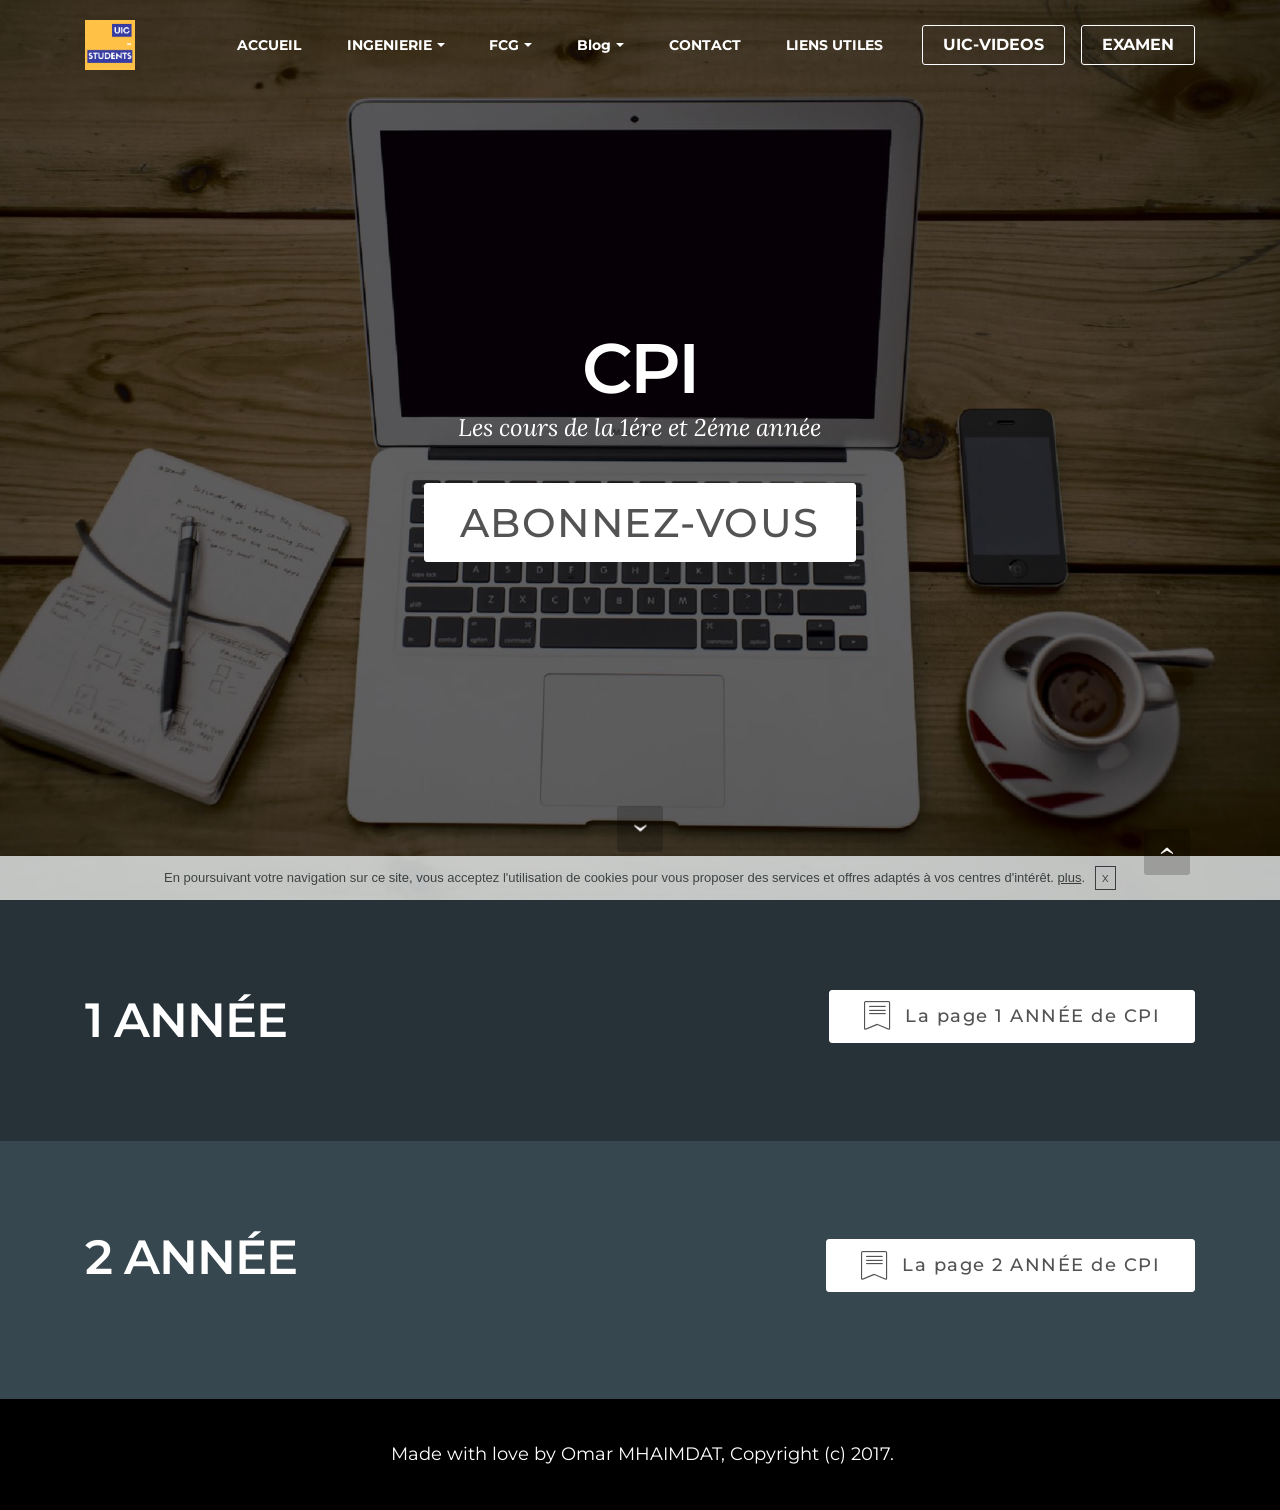
<file: CPI.html>
<!DOCTYPE html>
<html>


<!--
///////////////////////////////////////
//                                   //
// Made with love by Omar M'Haimdat  //
//                                   //
///////////////////////////////////////

-->

<!-- Google Analytics -->
<script>
  (function(i,s,o,g,r,a,m){i['GoogleAnalyticsObject']=r;i[r]=i[r]||function(){
  (i[r].q=i[r].q||[]).push(arguments)},i[r].l=1*new Date();a=s.createElement(o),
  m=s.getElementsByTagName(o)[0];a.async=1;a.src=g;m.parentNode.insertBefore(a,m)
  })(window,document,'script','https://www.google-analytics.com/analytics.js','ga');

  ga('create', 'UA-91497908-1', 'auto');
  ga('send', 'pageview');

</script>
<!-- /Google Analytics -->



<!-- Start of Async Drift Code -->
<script>
!function() {
  var t;
  if (t = window.driftt = window.drift = window.driftt || [], !t.init) return t.invoked ? void (window.console && console.error && console.error("Drift snippet included twice.")) : (t.invoked = !0,
  t.methods = [ "identify", "config", "track", "reset", "debug", "show", "ping", "page", "hide", "off", "on" ],
  t.factory = function(e) {
    return function() {
      var n;
      return n = Array.prototype.slice.call(arguments), n.unshift(e), t.push(n), t;
    };
  }, t.methods.forEach(function(e) {
    t[e] = t.factory(e);
  }), t.load = function(t) {
    var e, n, o, i;
    e = 3e5, i = Math.ceil(new Date() / e) * e, o = document.createElement("script"),
    o.type = "text/javascript", o.async = !0, o.crossorigin = "anonymous", o.src = "https://js.driftt.com/include/" + i + "/" + t + ".js",
    n = document.getElementsByTagName("script")[0], n.parentNode.insertBefore(o, n);
  });
}();
drift.SNIPPET_VERSION = '0.3.1';
drift.load('7uhfkezcagg4');
</script>
<!-- End of Async Drift Code -->


<head>
  <!--Omar M'Haimdat-->
  <meta charset="UTF-8">
  <meta http-equiv="X-UA-Compatible" content="IE=edge">
  <meta name="viewport" content="width=device-width, initial-scale=1">
  <link rel="shortcut icon" href="assets/images/giphy-2 copy.gif" type="image/x-icon">
  <meta name="description" content="La page des deux années des classes préparatoires integrées de l'UIC">
  <title>classes préparatoires integrées de l'UIC.</title>
  <link rel="stylesheet" href="https://fonts.googleapis.com/css?family=Lora:400,700,400italic,700italic&amp;subset=latin">
  <link rel="stylesheet" href="https://fonts.googleapis.com/css?family=Montserrat:400,700">
  <link rel="stylesheet" href="https://fonts.googleapis.com/css?family=Raleway:100,100i,200,200i,300,300i,400,400i,500,500i,600,600i,700,700i,800,800i,900,900i">
  <link rel="stylesheet" href="assets/bootstrap-material-design-font/css/material.css">
  <link rel="stylesheet" href="assets/web/assets/mobirise-icons/mobirise-icons.css">
  <link rel="stylesheet" href="assets/tether/tether.min.css">
  <link rel="stylesheet" href="assets/bootstrap/css/bootstrap.min.css">
  <link rel="stylesheet" href="assets/dropdown/css/style.css">
  <!-- <link rel="stylesheet" href="assets/animate.css/animate.min.css"> -->
  <link rel="stylesheet" href="assets/theme/css/style.css">
  <link rel="stylesheet" href="assets/mobirise/css/mbr-additional.css" type="text/css">



</head>
<body>


  <section id="menu-2x">

      <nav class="navbar navbar-dropdown bg-color transparent navbar-fixed-top">
          <div class="container">

              <div class="mbr-table">
                  <div class="mbr-table-cell">

                      <div class="navbar-brand">
                          <a href="index.html" class="navbar-logo"><img src="logo.png" alt="logo"></a>

                      </div>

                  </div>
                  <div class="mbr-table-cell">

                      <button class="navbar-toggler pull-xs-right hidden-md-up" type="button" data-toggle="collapse" data-target="#exCollapsingNavbar">
                          <div class="hamburger-icon"></div>
                      </button>

                      <ul class="nav-dropdown collapse pull-xs-right nav navbar-nav navbar-toggleable-sm" id="exCollapsingNavbar">
                        <li class="nav-item"><a class="nav-link link" href="index.html">ACCUEIL</a></li>
                        <li class="nav-item dropdown">
                          <a class="nav-link link dropdown-toggle" data-toggle="dropdown-submenu" href="ingenierie.html" aria-expanded="false">INGENIERIE</a><div class="dropdown-menu"><div class="dropdown"><a class="dropdown-item dropdown-toggle" data-toggle="dropdown-submenu" href="CPI" aria-expanded="false">CPI</a>
                          <div class="dropdown-menu dropdown-submenu">
                          <a class="dropdown-item" href="CPI1.html" aria-expanded="false">CPI-1</a>
                          <a class="dropdown-item" href="CPI2.html" aria-expanded="false">CPI-2</a></div></div>
                          <a class="dropdown-item" href="tronc_commun.html" aria-expanded="false">TRONC COMMUN</a>
                          <li class="nav-item dropdown">
                            <a class="nav-link link dropdown-toggle" data-toggle="dropdown-submenu" href="management.html" aria-expanded="false">FCG</a><div class="dropdown-menu"><div class="dropdown"><a class="dropdown-item dropdown-toggle" data-toggle="dropdown-submenu" href="MNGT" aria-expanded="false">MNGT</a>
                            <div class="dropdown-menu dropdown-submenu">
                            <a class="dropdown-item" href="management1.html" aria-expanded="false">MNGT-1</a>
                            <a class="dropdown-item" href="management2.html" aria-expanded="false">MNGT-2</a></div></div>
                        <li class="nav-item dropdown"><a class="nav-link link dropdown-toggle" data-toggle="dropdown-submenu" href="" aria-expanded="false">Blog</a><div class="dropdown-menu">
                          <a class="dropdown-item" href="les_un_mois_du_site.html">Les 1 Mois du Site</a>
                          <a class="dropdown-item" href="statistiques_du_premier_mois.html">Statistiques du Premier Mois</a>
                          <a class="dropdown-item" href="84_jours_du_site.html">84 Jours pour sortir de l'attentisme !</a>
                        </li>
                        <li class="nav-item"><a class="nav-link link" href="index.html#form1-5">CONTACT</a></li>
                        <li class="nav-item"><a class="nav-link link" href="lien_utiles.html">LIENS UTILES</a></li>
                        <li class="nav-item nav-btn"><a class="nav-link btn btn-white-outline btn-white" href="http://uic-videos.ml" target="_blank">UIC-VIDEOS</a></li>
                        <li class="nav-item nav-btn"><a class="nav-link btn btn-white-outline btn-white" href="examen.html" target="_blank">EXAMEN</a></li>
                      </ul>
                      <button hidden="" class="navbar-toggler navbar-close" type="button" data-toggle="collapse" data-target="#exCollapsingNavbar">
                          <div class="close-icon"></div>
                      </button>

                  </div>
              </div>

          </div>
      </nav>

  </section>

<section class="engine"><a rel="external" href=""></a></section><section class="mbr-section mbr-section-hero mbr-section-full mbr-parallax-background mbr-section-with-arrow mbr-after-navbar" id="header5-2y" style="background-image: url(assets/images/mbr-2-2000x1333.jpg);">

    <div class="mbr-overlay" style="opacity: 0.6; background-color: rgb(0, 0, 0);"></div>

    <div class="mbr-table-cell">

        <div class="container">
            <div class="row">
                <div class="mbr-section col-md-10 col-md-offset-1 text-xs-center">

                    <h1 class="mbr-section-title display-1">CPI</h1>
                    <p class="mbr-section-lead lead">Les cours de la 1ére et 2éme année</p>
                    <div class="mbr-section-btn"><a class="btn btn-lg btn-white" style="font-size:40px;" href="http://eepurl.com/cz604-/" target="_blank">ABONNEZ-VOUS</a></div>
                </div>
            </div>
        </div>
    </div>

    <div class="mbr-arrow mbr-arrow-floating" aria-hidden="true"><a href="#msg-box1-2z"><i class="mbr-arrow-icon"></i></a></div>

</section>

<section class="mbr-info mbr-info-extra mbr-section mbr-section-md-padding" id="msg-box1-2z" style="background-color: rgb(38, 50, 56); padding-top: 90px; padding-bottom: 90px;">


    <div class="container">
        <div class="row">

            <div class="mbr-table-md-up">
                <div class="mbr-table-cell mbr-right-padding-md-up col-md-8 text-xs-center text-md-left">

                    <h3 class="mbr-info-title mbr-section-title display-2">1 ANNÉE</h3>
                </div>

                <div class="mbr-table-cell col-md-4">
                    <div class="text-xs-center"><a class="btn btn-white" href="CPI1.html"><span class="mbri-bookmark mbr-iconfont mbr-iconfont-btn"></span>La page 1 ANNÉE de CPI</a></div>
                </div>
            </div>

        </div>
    </div>
</section>

<section class="mbr-info mbr-section mbr-section-md-padding" id="msg-box2-30" style="background-color: rgb(55, 71, 79); padding-top: 90px; padding-bottom: 90px;">


    <div class="container">
        <div class="row">



            <div class="mbr-table-md-up">
              <div class="mbr-table-cell mbr-right-padding-md-up col-md-8 text-xs-center text-md-left">
                  <h3 class="mbr-info-title mbr-section-title display-2">2 ANNÉE</h3>

              </div>
              <div class="mbr-table-cell col-md-4">
                  <div class="text-xs-center"><a class="btn btn-white" href="CPI2.html"><span class="mbri-bookmark mbr-iconfont mbr-iconfont-btn"></span>La page 2 ANNÉE de CPI</a></div>
              </div>
            </div>

        </div>
    </div>
</section>

<footer class="mbr-small-footer mbr-section mbr-section-nopadding" id="footer1-32" style="background-color: rgb(0, 0, 0); padding-top: 2.625rem; padding-bottom: 2.625rem;">

    <div class="container">
        <p class="text-xs-center">&nbsp;Made with love by Omar MHAIMDAT, Copyright (c) 2017.</p>
    </div>
</footer>


  <script src="assets/web/assets/jquery/jquery.min.js"></script>
  <script src="assets/tether/tether.min.js"></script>
  <script src="assets/bootstrap/js/bootstrap.min.js"></script>
  <script src="assets/smooth-scroll/SmoothScroll.js"></script>
  <script src="assets/cookies-alert-plugin/cookies-alert-core.js"></script>
  <script src="assets/cookies-alert-plugin/cookies-alert-script.js"></script>
  <script src="assets/dropdown/js/script.min.js"></script>
  <script src="assets/touchSwipe/jquery.touchSwipe.min.js"></script>
  <script src="assets/viewportChecker/jquery.viewportchecker.js"></script>
  <script src="assets/jarallax/jarallax.js"></script>
  <script src="assets/theme/js/script.js"></script>


  <input name="animation" type="hidden">
   <div id="scrollToTop" class="scrollToTop mbr-arrow-up"><a style="text-align: center;"><i class="mbr-arrow-up-icon"></i></a></div>
  <input name="cookieData" type="hidden" data-cookie-text="En poursuivant votre navigation sur ce site, vous acceptez l'utilisation de cookies pour vous proposer des services et offres adaptés à vos centres d'intérêt. <a href='https://chatra.io/privacy-policy/'>plus</a>.">
  </body>
</html>
</file>
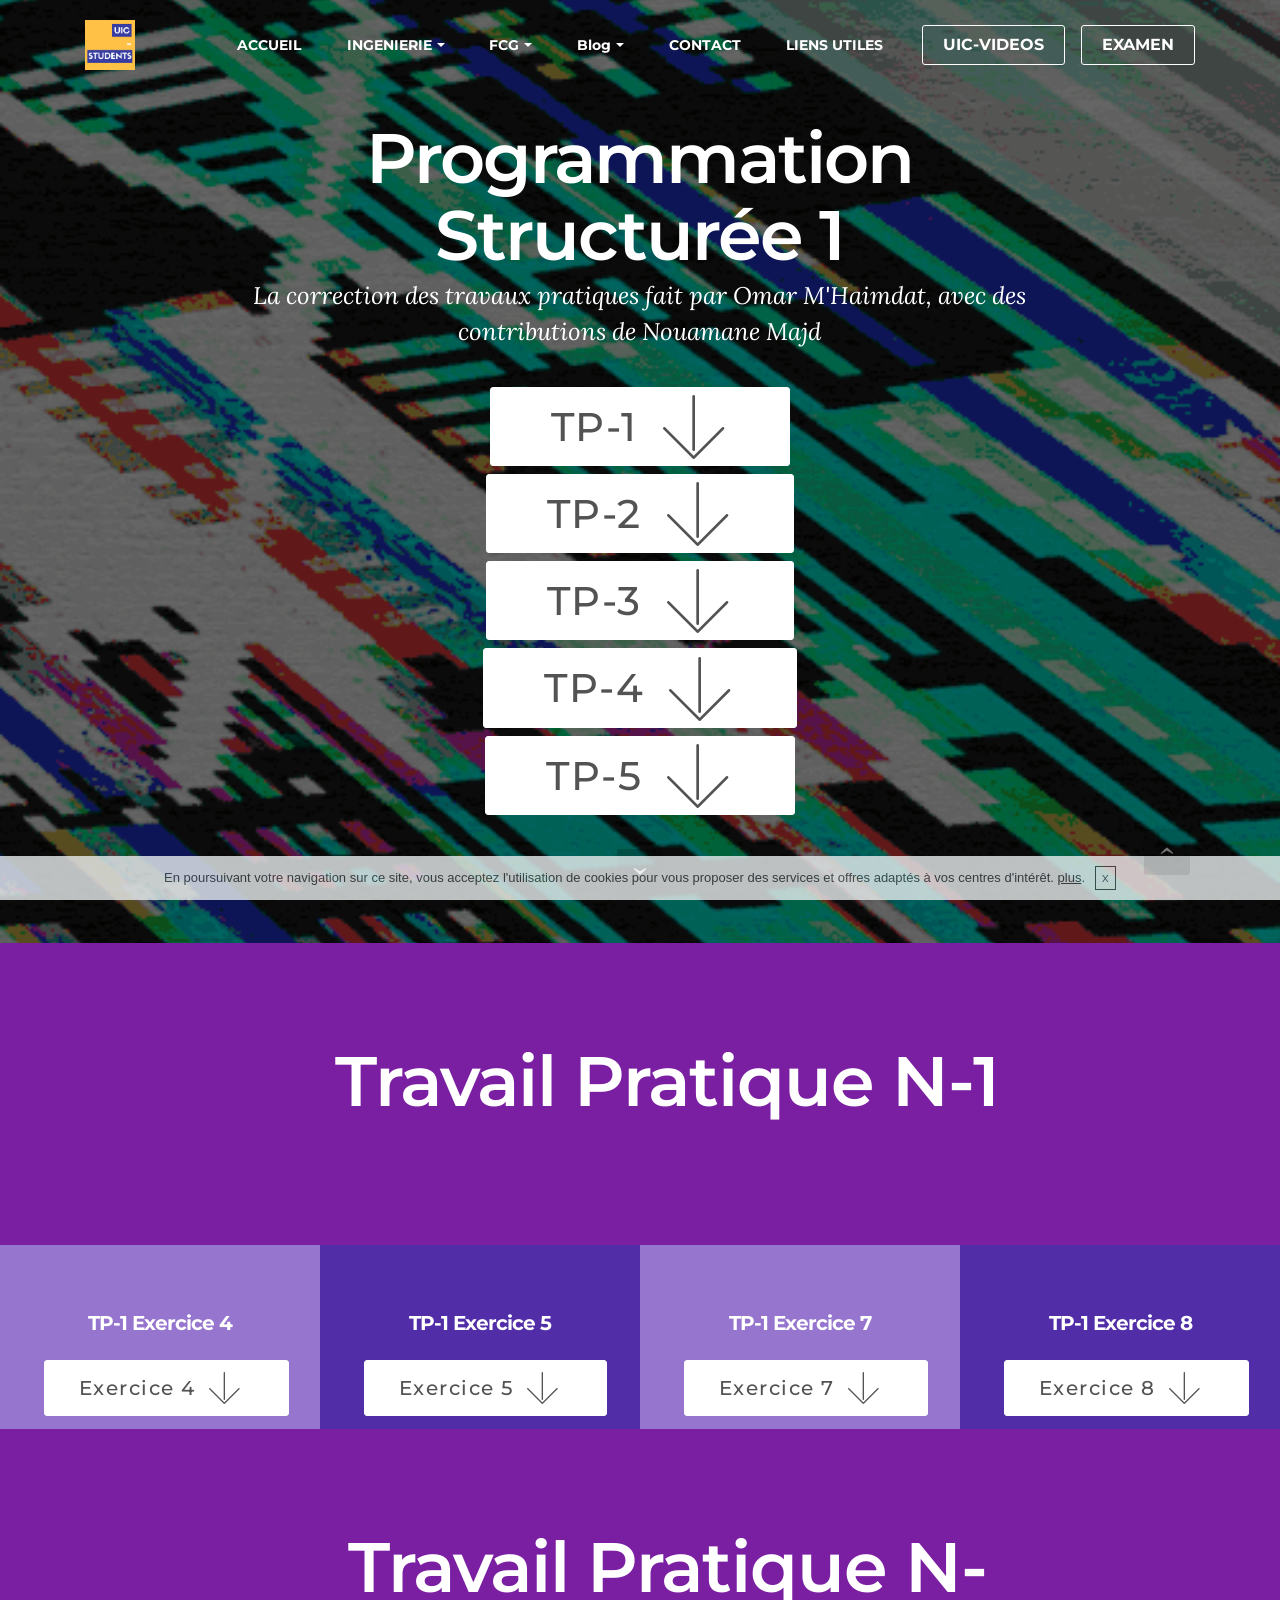
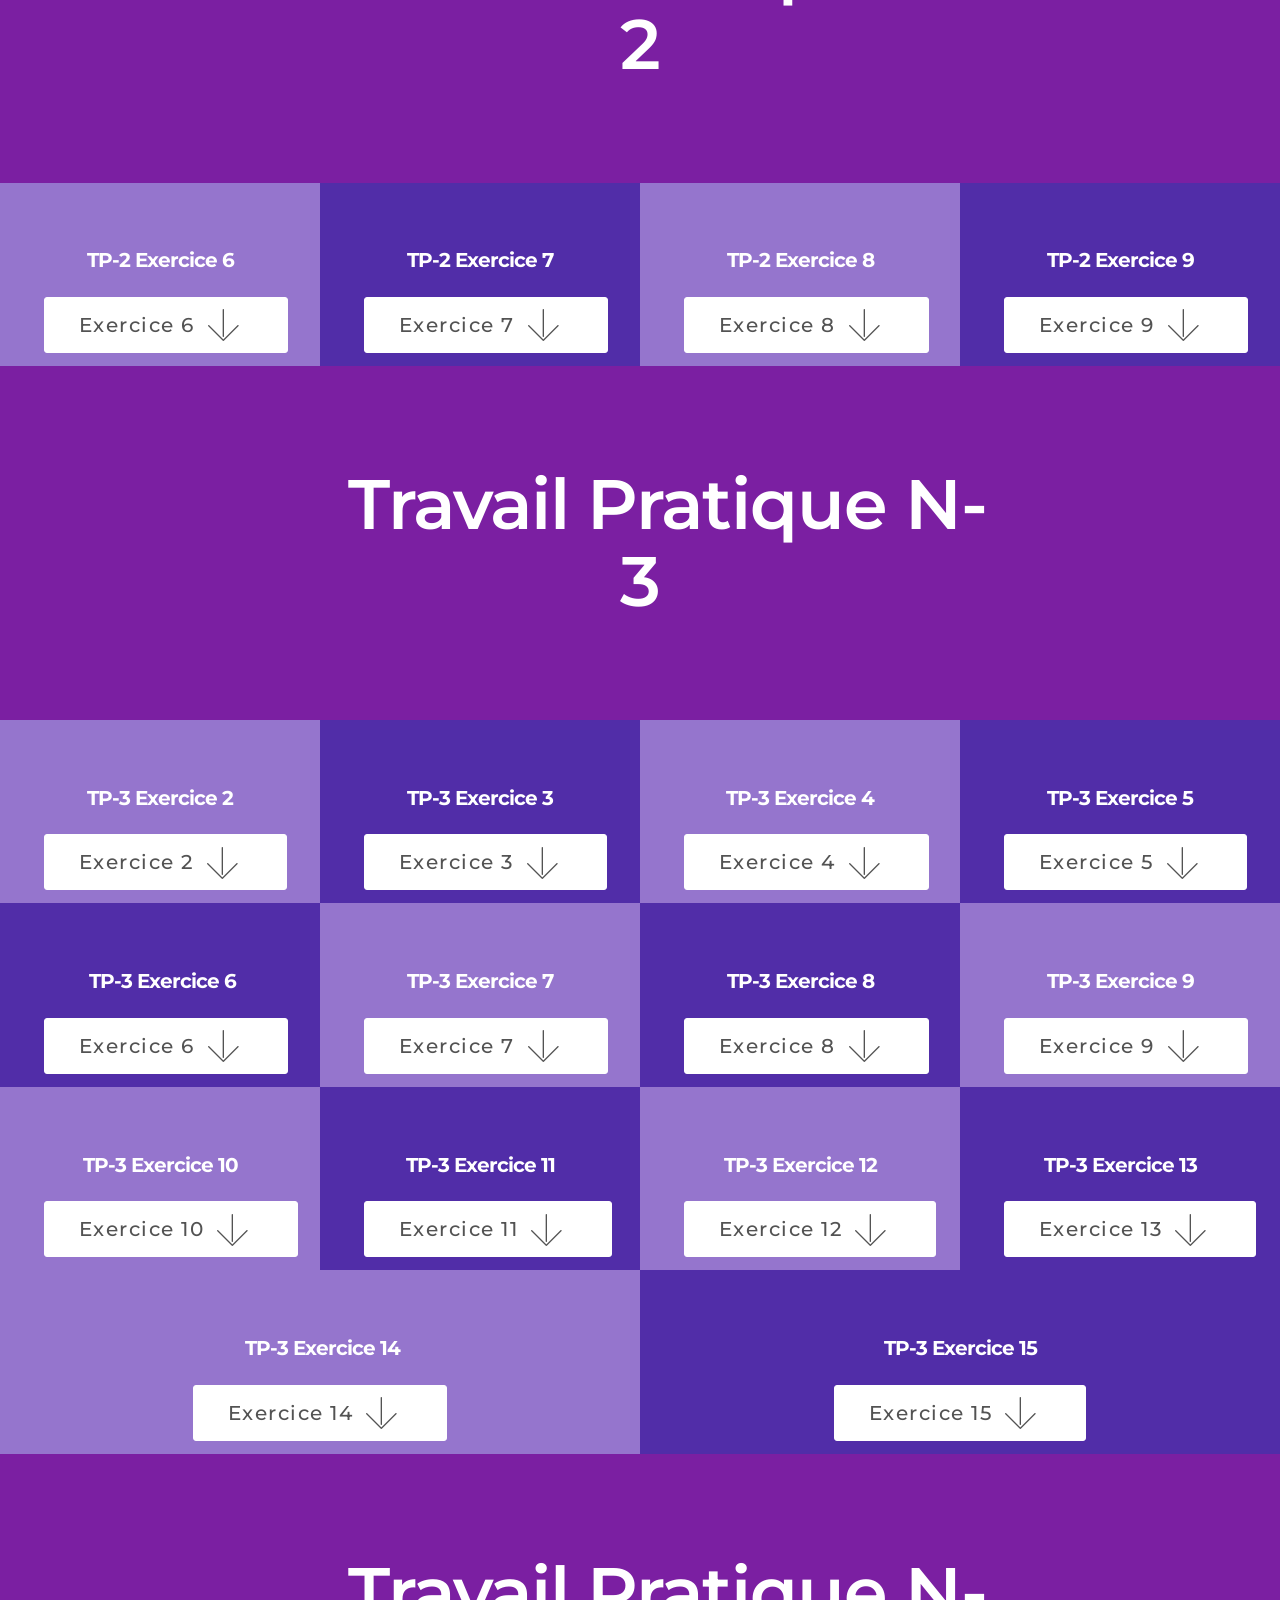
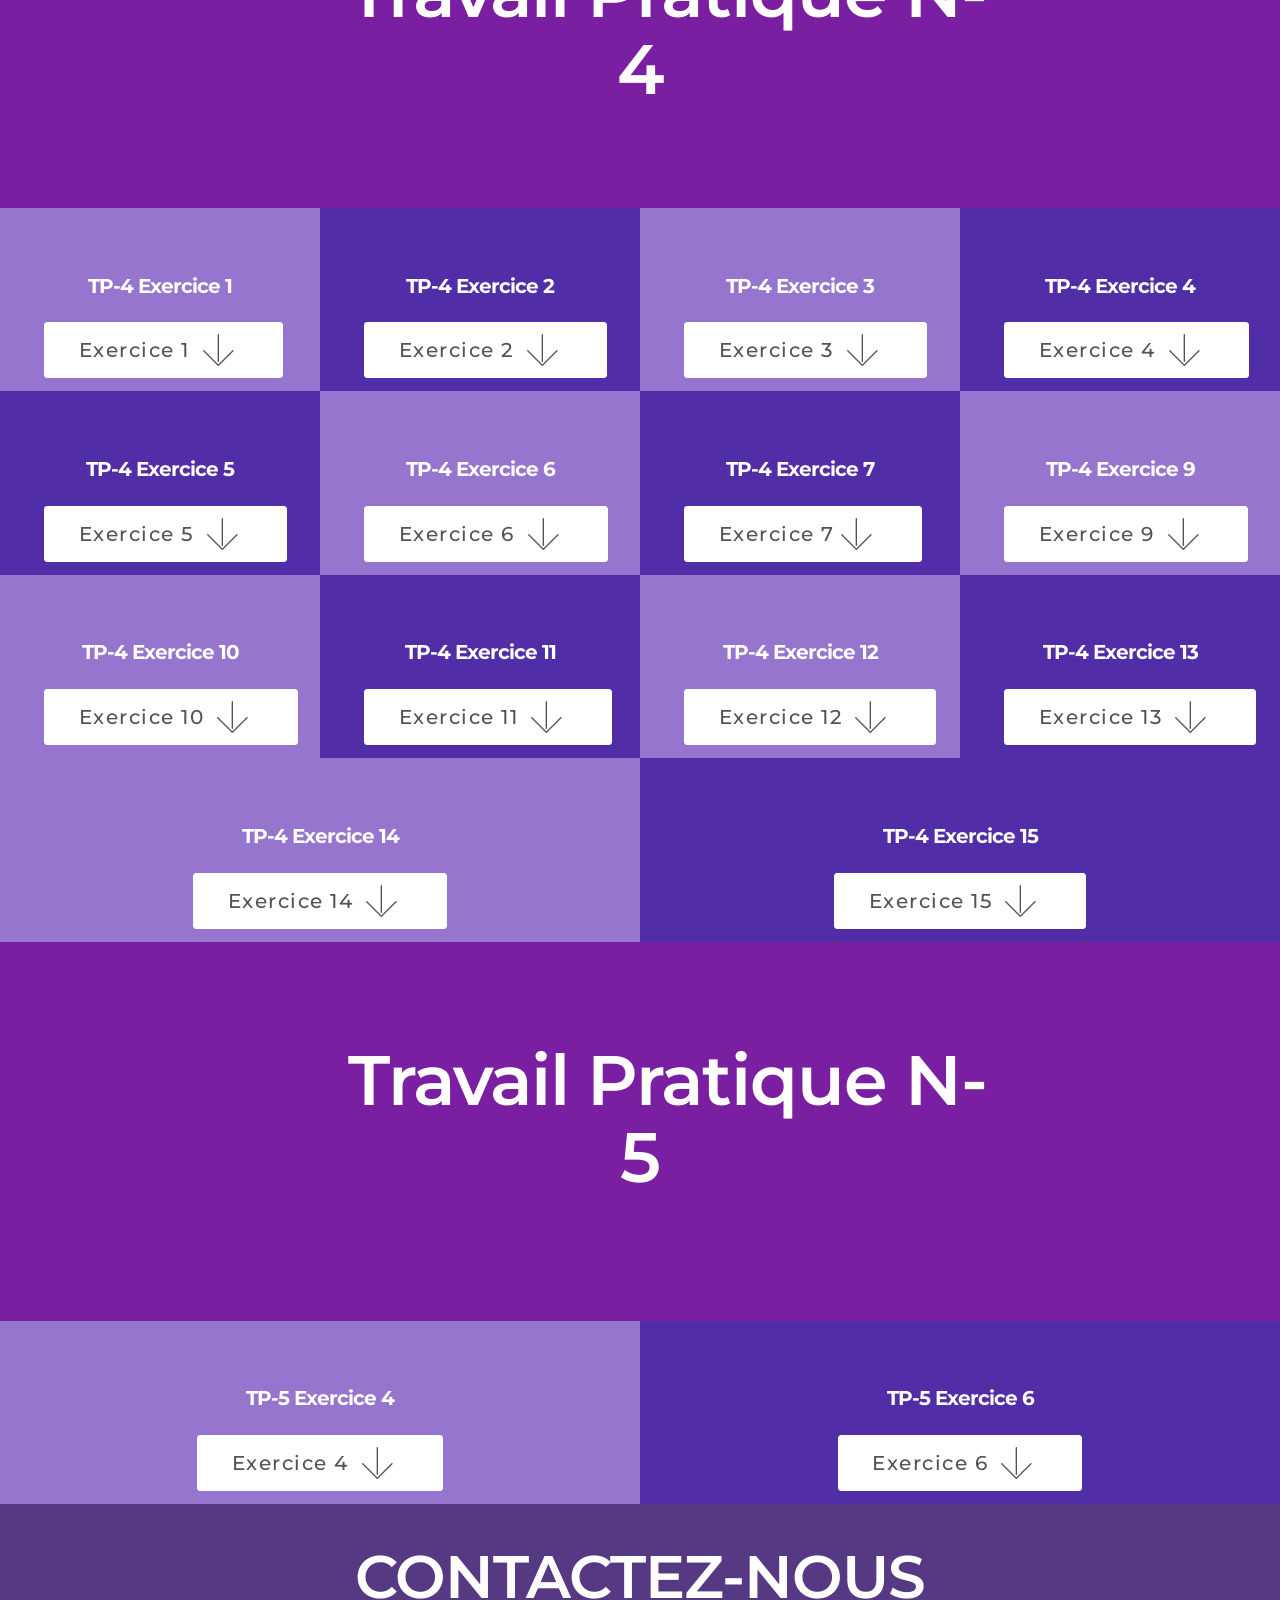
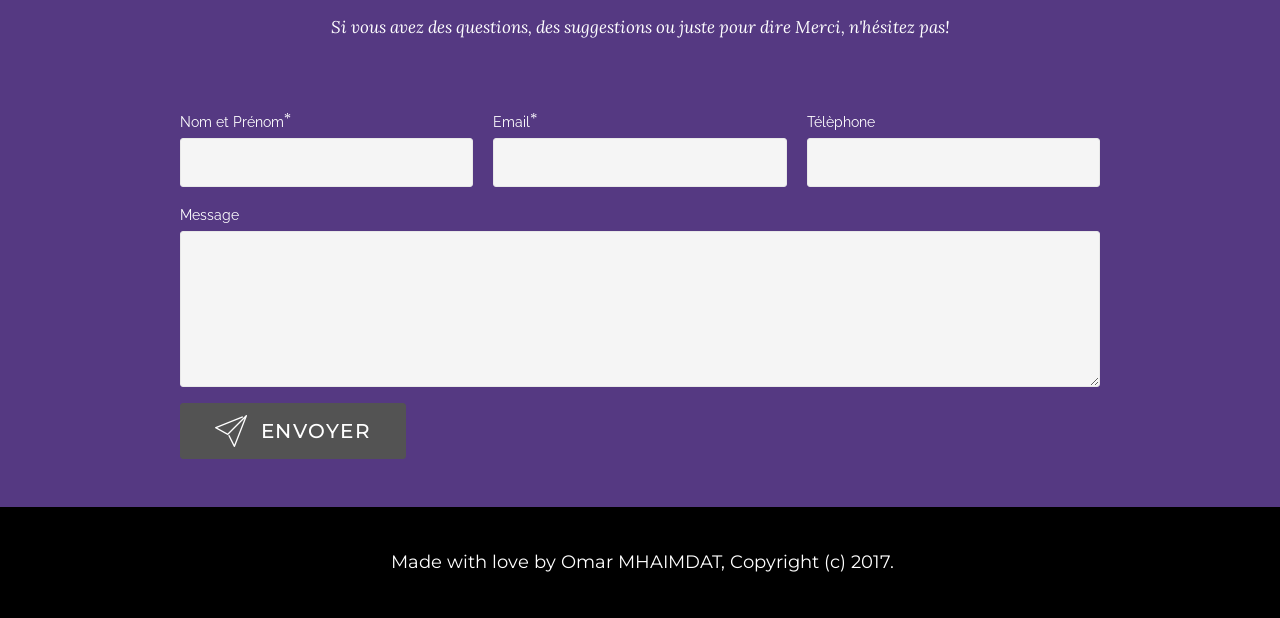
<file: CPI1_PS.html>
<!DOCTYPE html>
<html>

<!--
///////////////////////////////////////
//                                   //
// Made with love by Omar M'Haimdat  //
//                                   //
///////////////////////////////////////

-->

<!-- Start of Async Drift Code -->
<script>
!function() {
  var t;
  if (t = window.driftt = window.drift = window.driftt || [], !t.init) return t.invoked ? void (window.console && console.error && console.error("Drift snippet included twice.")) : (t.invoked = !0,
  t.methods = [ "identify", "config", "track", "reset", "debug", "show", "ping", "page", "hide", "off", "on" ],
  t.factory = function(e) {
    return function() {
      var n;
      return n = Array.prototype.slice.call(arguments), n.unshift(e), t.push(n), t;
    };
  }, t.methods.forEach(function(e) {
    t[e] = t.factory(e);
  }), t.load = function(t) {
    var e, n, o, i;
    e = 3e5, i = Math.ceil(new Date() / e) * e, o = document.createElement("script"),
    o.type = "text/javascript", o.async = !0, o.crossorigin = "anonymous", o.src = "https://js.driftt.com/include/" + i + "/" + t + ".js",
    n = document.getElementsByTagName("script")[0], n.parentNode.insertBefore(o, n);
  });
}();
drift.SNIPPET_VERSION = '0.3.1';
drift.load('7uhfkezcagg4');
</script>
<!-- End of Async Drift Code -->



<!-- Google Analytics -->
<script>
  (function(i,s,o,g,r,a,m){i['GoogleAnalyticsObject']=r;i[r]=i[r]||function(){
  (i[r].q=i[r].q||[]).push(arguments)},i[r].l=1*new Date();a=s.createElement(o),
  m=s.getElementsByTagName(o)[0];a.async=1;a.src=g;m.parentNode.insertBefore(a,m)
  })(window,document,'script','https://www.google-analytics.com/analytics.js','ga');

  ga('create', 'UA-91497908-1', 'auto');
  ga('send', 'pageview');

</script>
<!-- /Google Analytics -->



<head>
  <!--Omar M'Haimdat-->
  <meta charset="UTF-8">
  <meta http-equiv="X-UA-Compatible" content="IE=edge">
  <meta name="viewport" content="width=device-width, initial-scale=1">
  <link rel="shortcut icon" href="logo.png" type="image/x-icon">
  <meta name="description" content="Le corrigé des TPs de Programmmation Structurée 1">
  <title>Corrigé de Programmation Structurée 1</title>
  <link rel="stylesheet" href="https://fonts.googleapis.com/css?family=Lora:400,700,400italic,700italic&amp;subset=latin">
  <link rel="stylesheet" href="https://fonts.googleapis.com/css?family=Montserrat:400,700">
  <link rel="stylesheet" href="https://fonts.googleapis.com/css?family=Raleway:100,100i,200,200i,300,300i,400,400i,500,500i,600,600i,700,700i,800,800i,900,900i">
  <link rel="stylesheet" href="assets/bootstrap-material-design-font/css/material.css">
  <link rel="stylesheet" href="assets/web/assets/mobirise-icons/mobirise-icons.css">
  <link rel="stylesheet" href="assets/et-line-font-plugin/style.css">
  <link rel="stylesheet" href="assets/tether/tether.min.css">
  <link rel="stylesheet" href="assets/bootstrap/css/bootstrap.min.css">
  <link rel="stylesheet" href="assets/dropdown/css/style.css">
  <!-- <link rel="stylesheet" href="assets/animate.css/animate.min.css"> -->
  <link rel="stylesheet" href="assets/theme/css/style.css">
  <link rel="stylesheet" href="assets/mobirise/css/mbr-additional.css" type="text/css">



</head>
<body>


<div id="pop-slap" style="display: none" data-hello-text="Aime notre page Facebook.com!" data-close-text="Merci, je l'aime déjà." data-timeout="2"><script type="text/javascript" src="http://surlapage.fr/script/popup.js?fb_url=https://www.facebook.com/uicstudents/&amp;fb_theme=dark&amp;chn=23512"></script></div>
<section id="menu-2x">

    <nav class="navbar navbar-dropdown bg-color transparent navbar-fixed-top">
        <div class="container">

            <div class="mbr-table">
                <div class="mbr-table-cell">

                    <div class="navbar-brand">
                        <a href="index.html" class="navbar-logo"><img src="logo.png" alt="logo"></a>

                    </div>

                </div>
                <div class="mbr-table-cell">

                    <button class="navbar-toggler pull-xs-right hidden-md-up" type="button" data-toggle="collapse" data-target="#exCollapsingNavbar">
                        <div class="hamburger-icon"></div>
                    </button>

                    <ul class="nav-dropdown collapse pull-xs-right nav navbar-nav navbar-toggleable-sm" id="exCollapsingNavbar">
                      <li class="nav-item"><a class="nav-link link" href="index.html">ACCUEIL</a></li>
                      <li class="nav-item dropdown">
                        <a class="nav-link link dropdown-toggle" data-toggle="dropdown-submenu" href="ingenierie.html" aria-expanded="false">INGENIERIE</a><div class="dropdown-menu"><div class="dropdown"><a class="dropdown-item dropdown-toggle" data-toggle="dropdown-submenu" href="CPI" aria-expanded="false">CPI</a>
                        <div class="dropdown-menu dropdown-submenu">
                        <a class="dropdown-item" href="CPI1.html" aria-expanded="false">CPI-1</a>
                        <a class="dropdown-item" href="CPI2.html" aria-expanded="false">CPI-2</a></div></div>
                        <a class="dropdown-item" href="tronc_commun.html" aria-expanded="false">TRONC COMMUN</a>
                        <li class="nav-item dropdown">
                          <a class="nav-link link dropdown-toggle" data-toggle="dropdown-submenu" href="management.html" aria-expanded="false">FCG</a><div class="dropdown-menu"><div class="dropdown"><a class="dropdown-item dropdown-toggle" data-toggle="dropdown-submenu" href="MNGT" aria-expanded="false">MNGT</a>
                          <div class="dropdown-menu dropdown-submenu">
                          <a class="dropdown-item" href="management1.html" aria-expanded="false">MNGT-1</a>
                          <a class="dropdown-item" href="management2.html" aria-expanded="false">MNGT-2</a></div></div>
                      <li class="nav-item dropdown"><a class="nav-link link dropdown-toggle" data-toggle="dropdown-submenu" href="" aria-expanded="false">Blog</a><div class="dropdown-menu">
                        <a class="dropdown-item" href="les_un_mois_du_site.html">Les 1 Mois du Site</a>
                        <a class="dropdown-item" href="statistiques_du_premier_mois.html">Statistiques du Premier Mois</a>
                        <a class="dropdown-item" href="84_jours_du_site.html">84 Jours pour sortir de l'attentisme !</a>
                      </li>
                      <li class="nav-item"><a class="nav-link link" href="index.html#form1-5">CONTACT</a></li>
                      <li class="nav-item"><a class="nav-link link" href="lien_utiles.html">LIENS UTILES</a></li>
                      <li class="nav-item nav-btn"><a class="nav-link btn btn-white-outline btn-white" href="http://uic-videos.ml" target="_blank">UIC-VIDEOS</a></li>
                      <li class="nav-item nav-btn"><a class="nav-link btn btn-white-outline btn-white" href="examen.html" target="_blank">EXAMEN</a></li>
                    </ul>
                    <button hidden="" class="navbar-toggler navbar-close" type="button" data-toggle="collapse" data-target="#exCollapsingNavbar">
                        <div class="close-icon"></div>
                    </button>

                </div>
            </div>

        </div>
    </nav>

</section>

<section class="engine"><a rel="external" href="https://mobirise.com"></a></section><section class="mbr-section mbr-section-hero mbr-section-full mbr-parallax-background mbr-section-with-arrow mbr-after-navbar" id="header5-5w" style="background-image: url(assets/images/PS1_comp.gif);">

    <div class="mbr-overlay" style="opacity: 0.6; background-color: rgb(0, 0, 0);"></div>

    <div class="mbr-table-cell">

        <div class="container">
            <div class="row">
                <div class="mbr-section col-md-10 col-md-offset-1 text-xs-center">

                    <h1 class="mbr-section-title display-1">Programmation Structurée 1</h1>
                    <p class="mbr-section-lead lead">La correction des travaux pratiques fait par Omar M'Haimdat, avec des contributions de Nouamane Majd</p>
                    <div class="mbr-section-btn"><a class="btn btn-lg btn-white" href="#TP1" style="font-size: 40px;" >&nbsp;&nbsp;TP-1&nbsp;&nbsp;<span class="mbri-down mbr-iconfont mbr-iconfont-btn"></span></a></div>
                    <div class="mbr-section-btn"><a class="btn btn-lg btn-white" href="#TP2" style="font-size: 40px;" >&nbsp;&nbsp;TP-2&nbsp;&nbsp;<span class="mbri-down mbr-iconfont mbr-iconfont-btn"></span></a></div>
                    <div class="mbr-section-btn"><a class="btn btn-lg btn-white" href="#TP3" style="font-size: 40px;" >&nbsp;&nbsp;TP-3&nbsp;&nbsp;<span class="mbri-down mbr-iconfont mbr-iconfont-btn"></span></a></div>
                    <div class="mbr-section-btn"><a class="btn btn-lg btn-white" href="#TP4" style="font-size: 40px;" >&nbsp;&nbsp;TP-4&nbsp;&nbsp;<span class="mbri-down mbr-iconfont mbr-iconfont-btn"></span></a></div>
                    <div class="mbr-section-btn"><a class="btn btn-lg btn-white" href="#TP5" style="font-size: 40px;" >&nbsp;&nbsp;TP-5&nbsp;&nbsp;<span class="mbri-down mbr-iconfont mbr-iconfont-btn"></span></a></div>

                </div>
            </div>
        </div>
    </div>

    <div class="mbr-arrow mbr-arrow-floating" aria-hidden="true"><a href="#TP1"><i class="mbr-arrow-icon"></i></a></div>

</section>

<section id="TP1" style="background-color: #7b1fa2; padding-top: 100px; padding-bottom: 100px;">


    <div class="container">
        <div class="row">
            <div class="col-md-8 col-md-offset-2 text-xs-center">
                <h3 class="mbr-section-title display-2" style="color: white; font-size: 70px;">&nbsp; &nbsp;Travail Pratique N-1</h3>


            </div>
        </div>
    </div>

</section>

<section class="mbr-cards mbr-section mbr-section-nopadding" id="features2-5y" style="background-color: rgb(81, 45, 168);">

    <div class="mbr-cards-row row striped">

        <div class="mbr-cards-col col-xs-12 col-lg-4" style="padding-top: 5px; padding-bottom: 5px;">
            <div class="container">
                <div class="card cart-block">
                    <div class="card-img"><span class="etl-icon mbr-iconfont mbr-iconfont-features2" style="color: rgb(255, 255, 255);"></span></div>
                    <div class="card-block">
                        <h4 class="card-title">TP-1 Exercice 4</h4>

                        <div class="card-btn"><a href="https://slack-files.com/T2Z125SQ2-F4T48MSSG-d355b4f55c" class="btn btn-white" target="_blank">Exercice 4 &nbsp;<span class="mbri-down mbr-iconfont mbr-iconfont-btn"></span></a>  </div>


                    </div>
                </div>
            </div>
        </div>
        <div class="mbr-cards-col col-xs-12 col-lg-4" style="padding-top: 5px; padding-bottom: 5px;">
            <div class="container">
                <div class="card cart-block">
                    <div class="card-img"><span class=" mbr-iconfont mbr-iconfont-features2" style="color: rgb(255, 255, 255);"></span></div>
                    <div class="card-block">
                        <h4 class="card-title">TP-1 Exercice 5</h4>

                        <div class="card-btn"><a href="https://slack-files.com/T2Z125SQ2-F4T68GC4U-ccac4a576c" class="btn btn-white" target="_blank">Exercice 5 &nbsp;<span class="mbri-down mbr-iconfont mbr-iconfont-btn"></span></a>  </div>

                    </div>
                </div>
            </div>
        </div>
        <div class="mbr-cards-col col-xs-12 col-lg-4" style="padding-top: 5px; padding-bottom: 5px;">
            <div class="container">
                <div class="card cart-block">
                    <div class="card-img"><span class="etl-icon mbr-iconfont mbr-iconfont-features2" style="color: rgb(255, 255, 255);"></span></div>
                    <div class="card-block">
                        <h4 class="card-title">TP-1 Exercice 7</h4>

                        <div class="card-btn"><a href="https://slack-files.com/T2Z125SQ2-F4T49AJ5S-fb5a55568d" class="btn btn-white" target="_blank">Exercice 7 &nbsp;<span class="mbri-down mbr-iconfont mbr-iconfont-btn"></span></a>  </div>

                    </div>
                </div>
            </div>
        </div>
                <div class="mbr-cards-col col-xs-12 col-lg-4" style="padding-top: 5px; padding-bottom: 5px;">
            <div class="container">
                <div class="card cart-block">
                    <div class="card-img"><span class=" mbr-iconfont mbr-iconfont-features2" style="color: rgb(255, 255, 255);"></span></div>
                    <div class="card-block">
                        <h4 class="card-title">TP-1 Exercice 8</h4>

                        <div class="card-btn"><a href="https://slack-files.com/T2Z125SQ2-F4TP57ZRC-1bfc31b5c2" class="btn btn-white" target="_blank">Exercice 8 &nbsp;<span class="mbri-down mbr-iconfont mbr-iconfont-btn"></span></a>  </div>

                    </div>
                </div>
            </div>
        </div>


    </div>
</section>

<section class="mbr-section article" id="TP2" style="background-color: #7b1fa2; padding-top: 100px; padding-bottom: 100px;">


    <div class="container">
        <div class="row">
            <div class="col-md-8 col-md-offset-2 text-xs-center">
                <h3 class="mbr-section-title display-2" style="color: white; font-size: 70px;" >&nbsp; &nbsp;Travail Pratique N-2</h3>


            </div>
        </div>
    </div>

</section>

<section class="mbr-cards mbr-section mbr-section-nopadding" id="features2-5y" style="background-color: rgb(81, 45, 168);">

    <div class="mbr-cards-row row striped">

        <div class="mbr-cards-col col-xs-12 col-lg-4" style="padding-top: 5px; padding-bottom: 5px;">
            <div class="container">
                <div class="card cart-block">
                    <div class="card-img"><span class="etl-icon mbr-iconfont mbr-iconfont-features2" style="color: rgb(255, 255, 255);"></span></div>
                    <div class="card-block">
                        <h4 class="card-title">TP-2 Exercice 6</h4>

                        <div class="card-btn"><a href="https://slack-files.com/T2Z125SQ2-F4T34S61Y-2937940918" class="btn btn-white" target="_blank">Exercice 6 &nbsp;<span class="mbri-down mbr-iconfont mbr-iconfont-btn"></span></a>  </div>


                    </div>
                </div>
            </div>
        </div>
        <div class="mbr-cards-col col-xs-12 col-lg-4" style="padding-top: 5px; padding-bottom: 5px;">
            <div class="container">
                <div class="card cart-block">
                    <div class="card-img"><span class=" mbr-iconfont mbr-iconfont-features2" style="color: rgb(255, 255, 255);"></span></div>
                    <div class="card-block">
                        <h4 class="card-title">TP-2 Exercice 7</h4>

                        <div class="card-btn"><a href="https://slack-files.com/T2Z125SQ2-F4T5SQ63X-ccaa9aace9" class="btn btn-white" target="_blank">Exercice 7 &nbsp;<span class="mbri-down mbr-iconfont mbr-iconfont-btn"></span></a>  </div>

                    </div>
                </div>
            </div>
        </div>
        <div class="mbr-cards-col col-xs-12 col-lg-4" style="padding-top: 5px; padding-bottom: 5px;">
            <div class="container">
                <div class="card cart-block">
                    <div class="card-img"><span class="etl-icon mbr-iconfont mbr-iconfont-features2" style="color: rgb(255, 255, 255);"></span></div>
                    <div class="card-block">
                        <h4 class="card-title">TP-2 Exercice 8</h4>

                        <div class="card-btn"><a href="https://slack-files.com/T2Z125SQ2-F4T4AFKTN-397245033c" class="btn btn-white" target="_blank">Exercice 8 &nbsp;<span class="mbri-down mbr-iconfont mbr-iconfont-btn"></span></a>  </div>

                    </div>
                </div>
            </div>
        </div>
                <div class="mbr-cards-col col-xs-12 col-lg-4" style="padding-top: 5px; padding-bottom: 5px;">
            <div class="container">
                <div class="card cart-block">
                    <div class="card-img"><span class=" mbr-iconfont mbr-iconfont-features2" style="color: rgb(255, 255, 255);"></span></div>
                    <div class="card-block">
                        <h4 class="card-title">TP-2 Exercice 9</h4>

                        <div class="card-btn"><a href="https://slack-files.com/T2Z125SQ2-F4T357GRG-9a66b7d1e1" class="btn btn-white" target="_blank">Exercice 9 &nbsp;<span class="mbri-down mbr-iconfont mbr-iconfont-btn"></span></a>  </div>

                    </div>
                </div>
            </div>
        </div>


    </div>
</section>



<section class="mbr-section article" id="TP3" style="background-color: #7b1fa2; padding-top: 100px; padding-bottom: 100px;">


    <div class="container">
        <div class="row">
            <div class="col-md-8 col-md-offset-2 text-xs-center">
                <h3 class="mbr-section-title display-2" style="color: white; font-size: 70px; " >&nbsp; &nbsp;Travail Pratique N-3</h3>


            </div>
        </div>
    </div>

</section>

<section class="mbr-cards mbr-section mbr-section-nopadding" id="features2-5y" style="background-color: rgb(81, 45, 168);">

    <div class="mbr-cards-row row striped">

        <div class="mbr-cards-col col-xs-12 col-lg-4" style="padding-top: 5px; padding-bottom: 5px;">
            <div class="container">
                <div class="card cart-block">
                    <div class="card-img"><span class="etl-icon mbr-iconfont mbr-iconfont-features2" style="color: rgb(255, 255, 255);"></span></div>
                    <div class="card-block">
                        <h4 class="card-title">TP-3 Exercice 2</h4>

                        <div class="card-btn"><a href="https://slack-files.com/T2Z125SQ2-F4T5TNLCD-62cc29f5b5" class="btn btn-white" target="_blank">Exercice 2 &nbsp;<span class="mbri-down mbr-iconfont mbr-iconfont-btn"></span></a>  </div>


                    </div>
                </div>
            </div>
        </div>
        <div class="mbr-cards-col col-xs-12 col-lg-4" style="padding-top: 5px; padding-bottom: 5px;">
            <div class="container">
                <div class="card cart-block">
                    <div class="card-img"><span class=" mbr-iconfont mbr-iconfont-features2" style="color: rgb(255, 255, 255);"></span></div>
                    <div class="card-block">
                        <h4 class="card-title">TP-3 Exercice 3</h4>

                        <div class="card-btn"><a href="https://slack-files.com/T2Z125SQ2-F4T35RXSN-0f1fec0a3c" class="btn btn-white" target="_blank">Exercice 3 &nbsp;<span class="mbri-down mbr-iconfont mbr-iconfont-btn"></span></a>  </div>

                    </div>
                </div>
            </div>
        </div>
        <div class="mbr-cards-col col-xs-12 col-lg-4" style="padding-top: 5px; padding-bottom: 5px;">
            <div class="container">
                <div class="card cart-block">
                    <div class="card-img"><span class="etl-icon mbr-iconfont mbr-iconfont-features2" style="color: rgb(255, 255, 255);"></span></div>
                    <div class="card-block">
                        <h4 class="card-title">TP-3 Exercice 4</h4>

                        <div class="card-btn"><a href="https://slack-files.com/T2Z125SQ2-F4SCNA1PT-56bff0b359" class="btn btn-white" target="_blank">Exercice 4 &nbsp;<span class="mbri-down mbr-iconfont mbr-iconfont-btn"></span></a>  </div>

                    </div>
                </div>
            </div>
        </div>
                <div class="mbr-cards-col col-xs-12 col-lg-4" style="padding-top: 5px; padding-bottom: 5px;">
            <div class="container">
                <div class="card cart-block">
                    <div class="card-img"><span class=" mbr-iconfont mbr-iconfont-features2" style="color: rgb(255, 255, 255);"></span></div>
                    <div class="card-block">
                        <h4 class="card-title">TP-3 Exercice 5</h4>

                        <div class="card-btn"><a href="https://slack-files.com/T2Z125SQ2-F4TP899T8-adee75c332" class="btn btn-white" target="_blank">Exercice 5 &nbsp;<span class="mbri-down mbr-iconfont mbr-iconfont-btn"></span></a>  </div>

                    </div>
                </div>
            </div>
        </div>


    </div>
</section>

<section class="mbr-cards mbr-section mbr-section-nopadding" id="features2-7q" style="background-color: rgb(149, 117, 205);">



    <div class="mbr-cards-row row striped">

        <div class="mbr-cards-col col-xs-12 col-lg-4" style="padding-top: 5px; padding-bottom: 5px;">
            <div class="container">
                <div class="card cart-block">
                    <div class="card-img"><span class="etl-icon mbr-iconfont mbr-iconfont-features2" style="color: rgb(255, 255, 255);"></span></div>
                    <div class="card-block">
                        <h4 class="card-title">&nbsp;TP-3 Exercice 6</h4>

                        <div class="card-btn"><a href="https://slack-files.com/T2Z125SQ2-F4T16P2QK-6b3f0f52a6" class="btn btn-white" target="_blank">Exercice 6 &nbsp;<span class="mbri-down mbr-iconfont mbr-iconfont-btn"></span></a>  </div>

                    </div>
                </div>
            </div>
        </div>
        <div class="mbr-cards-col col-xs-12 col-lg-4" style="padding-top: 5px; padding-bottom: 5px;">
            <div class="container">
                <div class="card cart-block">
                    <div class="card-img"><span class="etl-icon mbr-iconfont mbr-iconfont-features2" style="color: rgb(255, 255, 255);"></span></div>
                    <div class="card-block">
                        <h4 class="card-title">TP-3 Exercice 7</h4>

                        <div class="card-btn"><a href="https://slack-files.com/T2Z125SQ2-F4TPLAWG7-b6867ccc91" class="btn btn-white" target="_blank">Exercice 7 &nbsp;<span class="mbri-down mbr-iconfont mbr-iconfont-btn"></span></a>  </div>

                    </div>
                </div>
            </div>
        </div>
        <div class="mbr-cards-col col-xs-12 col-lg-4" style="padding-top: 5px; padding-bottom: 5px;">
            <div class="container">
                <div class="card cart-block">
                    <div class="card-img"><span class="etl-icon mbr-iconfont mbr-iconfont-features2" style="color: rgb(255, 255, 255);"></span></div>
                    <div class="card-block">
                        <h4 class="card-title">TP-3 Exercice 8</h4>

                        <div class="card-btn"><a href="https://slack-files.com/T2Z125SQ2-F4TP9RE9L-d31ecbafc8" class="btn btn-white" target="_blank">Exercice 8 &nbsp;<span class="mbri-down mbr-iconfont mbr-iconfont-btn"></span></a>  </div>

                    </div>
                </div>
            </div>
        </div>
             <div class="mbr-cards-col col-xs-12 col-lg-4" style="padding-top: 5px; padding-bottom: 5px;">
            <div class="container">
                <div class="card cart-block">
                    <div class="card-img"><span class="etl-icon mbr-iconfont mbr-iconfont-features2" style="color: rgb(255, 255, 255);"></span></div>
                    <div class="card-block">
                        <h4 class="card-title">TP-3 Exercice 9</h4>

                        <div class="card-btn"><a href="https://slack-files.com/T2Z125SQ2-F4T387Y9G-290d35382b" class="btn btn-white" target="_blank">Exercice 9 &nbsp;<span class="mbri-down mbr-iconfont mbr-iconfont-btn"></span></a>  </div>

                    </div>
                </div>
            </div>
        </div>


    </div>
</section>

<section class="mbr-cards mbr-section mbr-section-nopadding" id="features2-5y" style="background-color: rgb(81, 45, 168);">

    <div class="mbr-cards-row row striped">

        <div class="mbr-cards-col col-xs-12 col-lg-4" style="padding-top: 5px; padding-bottom: 5px;">
            <div class="container">
                <div class="card cart-block">
                    <div class="card-img"><span class="etl-icon mbr-iconfont mbr-iconfont-features2" style="color: rgb(255, 255, 255);"></span></div>
                    <div class="card-block">
                        <h4 class="card-title">TP-3 Exercice 10</h4>

                        <div class="card-btn"><a href="https://slack-files.com/T2Z125SQ2-F4SCRK68Z-d5f158a81b" class="btn btn-white" target="_blank">Exercice 10 &nbsp;<span class="mbri-down mbr-iconfont mbr-iconfont-btn"></span></a>  </div>


                    </div>
                </div>
            </div>
        </div>
        <div class="mbr-cards-col col-xs-12 col-lg-4" style="padding-top: 5px; padding-bottom: 5px;">
            <div class="container">
                <div class="card cart-block">
                    <div class="card-img"><span class=" mbr-iconfont mbr-iconfont-features2" style="color: rgb(255, 255, 255);"></span></div>
                    <div class="card-block">
                        <h4 class="card-title">TP-3 Exercice 11</h4>

                        <div class="card-btn"><a href="https://slack-files.com/T2Z125SQ2-F4SCS1XU1-e68b1a8004" class="btn btn-white" target="_blank">Exercice 11 &nbsp;<span class="mbri-down mbr-iconfont mbr-iconfont-btn"></span></a>  </div>

                    </div>
                </div>
            </div>
        </div>
        <div class="mbr-cards-col col-xs-12 col-lg-4" style="padding-top: 5px; padding-bottom: 5px;">
            <div class="container">
                <div class="card cart-block">
                    <div class="card-img"><span class="etl-icon mbr-iconfont mbr-iconfont-features2" style="color: rgb(255, 255, 255);"></span></div>
                    <div class="card-block">
                        <h4 class="card-title">TP-3 Exercice 12</h4>

                        <div class="card-btn"><a href="https://slack-files.com/T2Z125SQ2-F4T4F1BHS-4bf1d1d4ed" class="btn btn-white" target="_blank">Exercice 12 &nbsp;<span class="mbri-down mbr-iconfont mbr-iconfont-btn"></span></a>  </div>

                    </div>
                </div>
            </div>
        </div>
                <div class="mbr-cards-col col-xs-12 col-lg-4" style="padding-top: 5px; padding-bottom: 5px;">
            <div class="container">
                <div class="card cart-block">
                    <div class="card-img"><span class=" mbr-iconfont mbr-iconfont-features2" style="color: rgb(255, 255, 255);"></span></div>
                    <div class="card-block">
                        <h4 class="card-title">TP-3 Exercice 13</h4>

                        <div class="card-btn"><a href="https://slack-files.com/T2Z125SQ2-F4TPBV26S-03b693a48c" class="btn btn-white" target="_blank">Exercice 13 &nbsp;<span class="mbri-down mbr-iconfont mbr-iconfont-btn"></span></a>  </div>

                    </div>
                </div>
            </div>
        </div>


    </div>
</section>

<section class="mbr-cards mbr-section mbr-section-nopadding" id="features2-7q" style="background-color: rgb(81, 45, 168);">



    <div class="mbr-cards-row row striped">

        <div class="mbr-cards-col col-xs-12 col-lg-4" style="padding-top: 5px; padding-bottom: 5px; background-color: rgb(149, 117, 205);">
            <div class="container">
                <div class="card cart-block">
                    <div class="card-img"><span class="etl-icon mbr-iconfont mbr-iconfont-features2" style="color: rgb(255, 255, 255);"></span></div>
                    <div class="card-block">
                        <h4 class="card-title">&nbsp;TP-3 Exercice 14</h4>

                        <div class="card-btn"><a href="https://slack-files.com/T2Z125SQ2-F4SCSJ60H-fe67166d5b" class="btn btn-white" target="_blank">Exercice 14 &nbsp;<span class="mbri-down mbr-iconfont mbr-iconfont-btn"></span></a>  </div>

                    </div>
                </div>
            </div>
        </div>
        <div class="mbr-cards-col col-xs-12 col-lg-4" style="padding-top: 5px; padding-bottom: 5px;" >
            <div class="container">
                <div class="card cart-block">
                    <div class="card-img"><span class="etl-icon mbr-iconfont mbr-iconfont-features2" ></span></div>
                    <div class="card-block">
                        <h4 class="card-title">TP-3 Exercice 15</h4>

                        <div class="card-btn"><a href="https://slack-files.com/T2Z125SQ2-F4T4G4FGU-68208202ee" class="btn btn-white" target="_blank">Exercice 15 &nbsp;<span class="mbri-down mbr-iconfont mbr-iconfont-btn"></span></a>  </div>

                    </div>
                </div>
            </div>
        </div>

    </div>
</section>


<section class="mbr-section article" id="TP4" style="background-color: #7b1fa2; padding-top: 100px; padding-bottom: 100px;">


    <div class="container">
        <div class="row">
            <div class="col-md-8 col-md-offset-2 text-xs-center">
                <h3 class="mbr-section-title display-2" style="color: white; font-size: 70px; " >&nbsp; &nbsp;Travail Pratique N-4</h3>


            </div>
        </div>
    </div>

</section>

<section class="mbr-cards mbr-section mbr-section-nopadding" id="features2-5y" style="background-color: rgb(81, 45, 168);">

    <div class="mbr-cards-row row striped">

<div class="mbr-cards-col col-xs-12 col-lg-4" style="padding-top: 5px; padding-bottom: 5px;">
            <div class="container">
                <div class="card cart-block">
                    <div class="card-img"><span class="etl-icon mbr-iconfont mbr-iconfont-features2" style="color: rgb(255, 255, 255);"></span></div>
                    <div class="card-block">
                        <h4 class="card-title">TP-4 Exercice 1</h4>

                        <div class="card-btn"><a href="https://slack-files.com/T2Z125SQ2-F4TV8K6B1-05cec65cd3" class="btn btn-white" target="_blank">Exercice 1 &nbsp;<span class="mbri-down mbr-iconfont mbr-iconfont-btn"></span></a>  </div>

                    </div>
                </div>
            </div>
        </div>

        <div class="mbr-cards-col col-xs-12 col-lg-4" style="padding-top: 5px; padding-bottom: 5px;">
            <div class="container">
                <div class="card cart-block">
                    <div class="card-img"><span class="etl-icon mbr-iconfont mbr-iconfont-features2" style="color: rgb(255, 255, 255);"></span></div>
                    <div class="card-block">
                        <h4 class="card-title">TP-4 Exercice 2</h4>

                        <div class="card-btn"><a href="https://slack-files.com/T2Z125SQ2-F4TA12RS8-e0fc4ccebc" class="btn btn-white" target="_blank">Exercice 2 &nbsp;<span class="mbri-down mbr-iconfont mbr-iconfont-btn"></span></a>  </div>

                    </div>
                </div>
            </div>
        </div>


        <div class="mbr-cards-col col-xs-12 col-lg-4" style="padding-top: 5px; padding-bottom: 5px;">
            <div class="container">
                <div class="card cart-block">
                    <div class="card-img"><span class="etl-icon mbr-iconfont mbr-iconfont-features2" style="color: rgb(255, 255, 255);"></span></div>
                    <div class="card-block">
                        <h4 class="card-title">TP-4 Exercice 3</h4>

                        <div class="card-btn"><a href="https://slack-files.com/T2Z125SQ2-F4T4NBBPW-b42a5ea3ab" class="btn btn-white" target="_blank">Exercice 3 &nbsp;<span class="mbri-down mbr-iconfont mbr-iconfont-btn"></span></a>  </div>

                    </div>
                </div>
            </div>
        </div>

        <div class="mbr-cards-col col-xs-12 col-lg-4" style="padding-top: 5px; padding-bottom: 5px;">
            <div class="container">
                <div class="card cart-block">
                    <div class="card-img"><span class="etl-icon mbr-iconfont mbr-iconfont-features2" style="color: rgb(255, 255, 255);"></span></div>
                    <div class="card-block">
                        <h4 class="card-title">TP-4 Exercice 4</h4>

                        <div class="card-btn"><a href="https://slack-files.com/T2Z125SQ2-F4T8W8KD0-dd73785fd8" class="btn btn-white" target="_blank">Exercice 4 &nbsp;<span class="mbri-down mbr-iconfont mbr-iconfont-btn"></span></a>  </div>

                    </div>
                </div>
            </div>
        </div>




    </div>
</section>

<section class="mbr-cards mbr-section mbr-section-nopadding" id="features2-7q" style="background-color: rgb(149, 117, 205);">

        <div class="mbr-cards-row row striped">

    <div class="mbr-cards-col col-xs-12 col-lg-4" style="padding-top: 5px; padding-bottom: 5px;">
            <div class="container">
                <div class="card cart-block">
                    <div class="card-img"><span class=" mbr-iconfont mbr-iconfont-features2" style="color: rgb(255, 255, 255);"></span></div>
                    <div class="card-block">
                        <h4 class="card-title">TP-4 Exercice 5</h4>

                        <div class="card-btn"><a href="https://slack-files.com/T2Z125SQ2-F4TPVPTHV-d85593e542" class="btn btn-white" target="_blank">Exercice 5 &nbsp;<span class="mbri-down mbr-iconfont mbr-iconfont-btn"></span></a>  </div>

                    </div>
                </div>
            </div>
        </div>

        <div class="mbr-cards-col col-xs-12 col-lg-4" style="padding-top: 5px; padding-bottom: 5px;">
            <div class="container">
                <div class="card cart-block">
                    <div class="card-img"><span class=" mbr-iconfont mbr-iconfont-features2" style="color: rgb(255, 255, 255);"></span></div>
                    <div class="card-block">
                        <h4 class="card-title">TP-4 Exercice 6</h4>

                        <div class="card-btn"><a href="https://slack-files.com/T2Z125SQ2-F4TBJGFV3-54f8c0845e" class="btn btn-white" target="_blank">Exercice 6 &nbsp;<span class="mbri-down mbr-iconfont mbr-iconfont-btn"></span></a>  </div>

                    </div>
                </div>
            </div>
        </div>
        <div class="mbr-cards-col col-xs-12 col-lg-4" style="padding-top: 5px; padding-bottom: 5px;">
            <div class="container">
                <div class="card cart-block">
                    <div class="card-img"><span class="etl-icon mbr-iconfont mbr-iconfont-features2" style="color: rgb(255, 255, 255);"></span></div>
                    <div class="card-block">
                        <h4 class="card-title">TP-4 Exercice 7</h4>

                        <div class="card-btn"><a href="https://slack-files.com/T2Z125SQ2-F4T655ABF-f427a9f077" class="btn btn-white" target="_blank">Exercice 7&nbsp;<span class="mbri-down mbr-iconfont mbr-iconfont-btn"></span></a>  </div>

                    </div>
                </div>
            </div>
        </div>
                <div class="mbr-cards-col col-xs-12 col-lg-4" style="padding-top: 5px; padding-bottom: 5px;">
            <div class="container">
                <div class="card cart-block">
                    <div class="card-img"><span class=" mbr-iconfont mbr-iconfont-features2" style="color: rgb(255, 255, 255);"></span></div>
                    <div class="card-block">
                        <h4 class="card-title">TP-4 Exercice 9</h4>

                        <div class="card-btn"><a href="https://slack-files.com/T2Z125SQ2-F4T4NPHL4-9609abcbd6" class="btn btn-white" target="_blank">Exercice 9 &nbsp;<span class="mbri-down mbr-iconfont mbr-iconfont-btn"></span></a>  </div>

                    </div>
                </div>
            </div>
        </div>



    </div>
</section>

<section class="mbr-cards mbr-section mbr-section-nopadding" id="features2-5y" style="background-color: rgb(81, 45, 168);">

    <div class="mbr-cards-row row striped">

<div class="mbr-cards-row row striped">

        <div class="mbr-cards-col col-xs-12 col-lg-4" style="padding-top: 5px; padding-bottom: 5px;">
            <div class="container">
                <div class="card cart-block">
                    <div class="card-img"><span class="etl-icon mbr-iconfont mbr-iconfont-features2" style="color: rgb(255, 255, 255);"></span></div>
                    <div class="card-block">
                        <h4 class="card-title">TP-4 Exercice 10</h4>

                        <div class="card-btn"><a href="https://slack-files.com/T2Z125SQ2-F4T65B953-491f4cf055" class="btn btn-white" target="_blank">Exercice 10 &nbsp;<span class="mbri-down mbr-iconfont mbr-iconfont-btn"></span></a>  </div>

                    </div>
                </div>
            </div>
        </div>
        <div class="mbr-cards-col col-xs-12 col-lg-4" style="padding-top: 5px; padding-bottom: 5px;">
            <div class="container">
                <div class="card cart-block">
                    <div class="card-img"><span class="etl-icon mbr-iconfont mbr-iconfont-features2" style="color: rgb(255, 255, 255);"></span></div>
                    <div class="card-block">
                        <h4 class="card-title">TP-4 Exercice 11</h4>

                        <div class="card-btn"><a href="https://slack-files.com/T2Z125SQ2-F4SCZR3CZ-977fceb7be" class="btn btn-white" target="_blank">Exercice 11 &nbsp;<span class="mbri-down mbr-iconfont mbr-iconfont-btn"></span></a>  </div>

                    </div>
                </div>
            </div>
        </div>


        <div class="mbr-cards-col col-xs-12 col-lg-4" style="padding-top: 5px; padding-bottom: 5px;">
            <div class="container">
                <div class="card cart-block">
                    <div class="card-img"><span class="etl-icon mbr-iconfont mbr-iconfont-features2" style="color: rgb(255, 255, 255);"></span></div>
                    <div class="card-block">
                        <h4 class="card-title">TP-4 Exercice 12</h4>

                        <div class="card-btn"><a href="https://slack-files.com/T2Z125SQ2-F4T4P92MA-c2fef21aaa" class="btn btn-white" target="_blank">Exercice 12 &nbsp;<span class="mbri-down mbr-iconfont mbr-iconfont-btn"></span></a>  </div>

                    </div>
                </div>
            </div>
        </div>
             <div class="mbr-cards-col col-xs-12 col-lg-4" style="padding-top: 5px; padding-bottom: 5px;">
            <div class="container">
                <div class="card cart-block">
                    <div class="card-img"><span class="etl-icon mbr-iconfont mbr-iconfont-features2" style="color: rgb(255, 255, 255);"></span></div>
                    <div class="card-block">
                        <h4 class="card-title">TP-4 Exercice 13</h4>

                        <div class="card-btn"><a href="https://slack-files.com/T2Z125SQ2-F4T6629PX-a0cc773f78" class="btn btn-white" target="_blank">Exercice 13 &nbsp;<span class="mbri-down mbr-iconfont mbr-iconfont-btn"></span></a>  </div>

                    </div>
                </div>
            </div>
        </div>



    </div>
</section>


<section class="mbr-cards mbr-section mbr-section-nopadding" id="features2-5y" style=" background-color: rgb(81, 45, 168);">

    <div class="mbr-cards-row row striped">


        <div class="mbr-cards-col col-xs-12 col-lg-4" style="padding-top: 5px; padding-bottom: 5px;background-color: rgb(149, 117, 205);">
            <div class="container">
                <div class="card cart-block">
                    <div class="card-img"><span class="etl-icon mbr-iconfont mbr-iconfont-features2" style="color: rgb(255, 255, 255);"></span></div>
                    <div class="card-block">
                        <h4 class="card-title">TP-4 Exercice 14</h4>

                        <div class="card-btn"><a href="https://slack-files.com/T2Z125SQ2-F4TPX066T-26df63c267" class="btn btn-white" target="_blank">Exercice 14 &nbsp;<span class="mbri-down mbr-iconfont mbr-iconfont-btn"></span></a>  </div>


                    </div>
                </div>
            </div>
        </div>
        <div class="mbr-cards-col col-xs-12 col-lg-4" style="padding-top: 5px; padding-bottom: 5px;">
            <div class="container">
                <div class="card cart-block">
                    <div class="card-img"><span class=" mbr-iconfont mbr-iconfont-features2" ></span></div>
                    <div class="card-block">
                        <h4 class="card-title">TP-4 Exercice 15</h4>

                        <div class="card-btn"><a href="https://slack-files.com/T2Z125SQ2-F4TPX5CRM-4da8bb9e27" class="btn btn-white" target="_blank">Exercice 15 &nbsp;<span class="mbri-down mbr-iconfont mbr-iconfont-btn"></span></a>  </div>

                    </div>
                </div>
            </div>
        </div>

    </div>
</section>

<section id="TP5" style="background-color: #7b1fa2; padding-top: 100px; padding-bottom: 100px;">


    <div class="container">
        <div class="row">
            <div class="col-md-8 col-md-offset-2 text-xs-center">
                <h3 class="mbr-section-title display-2" style="color: white; font-size: 70px;">&nbsp; &nbsp;Travail Pratique N-5</h3>


            </div>
        </div>
    </div>

</section>

<section class="mbr-cards mbr-section mbr-section-nopadding" id="features2-5y" style="background-color: rgb(81, 45, 168);">

    <div class="mbr-cards-row row striped">

        <div class="mbr-cards-col col-xs-12 col-lg-4" style="padding-top: 5px; padding-bottom: 5px;">
            <div class="container">
                <div class="card cart-block">
                    <div class="card-img"><span class="etl-icon mbr-iconfont mbr-iconfont-features2" style="color: rgb(255, 255, 255);"></span></div>
                    <div class="card-block">
                        <h4 class="card-title">TP-5 Exercice 4</h4>

                        <div class="card-btn"><a href="https://slack-files.com/T2Z125SQ2-F4SJEMY2V-7dc0966659" class="btn btn-white" target="_blank">Exercice 4 &nbsp;<span class="mbri-down mbr-iconfont mbr-iconfont-btn"></span></a>  </div>


                    </div>
                </div>
            </div>
        </div>
        <div class="mbr-cards-col col-xs-12 col-lg-4" style="padding-top: 5px; padding-bottom: 5px;">
            <div class="container">
                <div class="card cart-block">
                    <div class="card-img"><span class=" mbr-iconfont mbr-iconfont-features2" style="color: rgb(255, 255, 255);"></span></div>
                    <div class="card-block">
                        <h4 class="card-title">TP-5 Exercice 6</h4>

                        <div class="card-btn"><a href="https://slack-files.com/T2Z125SQ2-F4SHLCE9E-59acc17c6f" class="btn btn-white" target="_blank">Exercice 6 &nbsp;<span class="mbri-down mbr-iconfont mbr-iconfont-btn"></span></a>  </div>

                    </div>
                </div>
            </div>
        </div>


    </div>
</section>

<section class="mbr-section" id="form1-86" style="background-color: rgb(85, 57, 130); padding-top: 40px; padding-bottom: 40px;">

    <div class="mbr-section mbr-section__container mbr-section__container--middle">
        <div class="container">
            <div class="row">
                <div class="col-xs-12 text-xs-center">
                    <h3 class="mbr-section-title display-2">CONTACTEZ-NOUS</h3>
                    <small class="mbr-section-subtitle">Si vous avez des questions, des suggestions ou juste pour dire Merci, n'hésitez pas!</small>
                </div>
            </div>
        </div>
    </div>
    <div class="mbr-section mbr-section-nopadding">
        <div class="container">
            <div class="row">
                <div class="col-xs-12 col-lg-10 col-lg-offset-1" data-form-type="formoid">


                    <div data-form-alert="true">
                        <div hidden="" data-form-alert-success="true" class="alert alert-form alert-success text-xs-center">Nous vous contacterons dans les plus bréfs delai!</div>
                    </div>


                    <form action="https://mobirise.com/" method="post" data-form-title="CONTACTEZ-NOUS">

                        <input type="hidden" value="uJDyWOZTVqBhdBKAKZb/VUsGo7bMPbX2dxVQeYDlFFN0dTgOj9KB2fEmaLTUECudQnssTZqPwm8wIJNpG07tbKA1c6Wzcu5BvCmHztLlDbfRHdROTJF5ZKOVItkj/i9l" data-form-email="true">

                        <div class="row row-sm-offset">

                            <div class="col-xs-12 col-md-4">
                                <div class="form-group">
                                    <label class="form-control-label" for="form1-86-name">Nom et Prénom<span class="form-asterisk">*</span></label>
                                    <input type="text" class="form-control" name="name" required="" data-form-field="Name" id="form1-86-name">
                                </div>
                            </div>

                            <div class="col-xs-12 col-md-4">
                                <div class="form-group">
                                    <label class="form-control-label" for="form1-86-email">Email<span class="form-asterisk">*</span></label>
                                    <input type="email" class="form-control" name="email" required="" data-form-field="Email" id="form1-86-email">
                                </div>
                            </div>

                            <div class="col-xs-12 col-md-4">
                                <div class="form-group">
                                    <label class="form-control-label" for="form1-86-phone">Télèphone</label>
                                    <input type="tel" class="form-control" name="phone" data-form-field="Phone" id="form1-86-phone">
                                </div>
                            </div>

                        </div>

                        <div class="form-group">
                            <label class="form-control-label" for="form1-86-message">Message</label>
                            <textarea class="form-control" name="message" rows="7" data-form-field="Message" id="form1-86-message"></textarea>
                        </div>

                        <div><button type="submit" class="btn btn-black"><span class="mbri-paper-plane mbr-iconfont mbr-iconfont-btn"></span>ENVOYER</button></div>

                    </form>
                </div>
            </div>
        </div>
    </div>
</section>


<footer class="mbr-small-footer mbr-section mbr-section-nopadding" id="footer1-62" style="background-color: rgb(0, 0, 0); padding-top: 2.625rem; padding-bottom: 2.625rem;">

    <div class="container">
        <p class="text-xs-center">&nbsp;Made with love by Omar MHAIMDAT, Copyright (c) 2017.</p>
    </div>
</footer>


  <script src="assets/web/assets/jquery/jquery.min.js"></script>
  <script src="assets/tether/tether.min.js"></script>
  <script src="assets/bootstrap/js/bootstrap.min.js"></script>
  <script src="assets/smooth-scroll/SmoothScroll.js"></script>
  <script src="assets/cookies-alert-plugin/cookies-alert-core.js"></script>
  <script src="assets/cookies-alert-plugin/cookies-alert-script.js"></script>
  <script src="assets/dropdown/js/script.min.js"></script>
  <script src="assets/touchSwipe/jquery.touchSwipe.min.js"></script>
  <script src="assets/viewportChecker/jquery.viewportchecker.js"></script>
  <script src="assets/jarallax/jarallax.js"></script>
  <script src="assets/theme/js/script.js"></script>
  <script src="assets/formoid/formoid.min.js"></script>


  <input name="animation" type="hidden">
   <div id="scrollToTop" class="scrollToTop mbr-arrow-up"><a style="text-align: center;"><i class="mbr-arrow-up-icon"></i></a></div>
  <input name="cookieData" type="hidden" data-cookie-text="En poursuivant votre navigation sur ce site, vous acceptez l'utilisation de cookies pour vous proposer des services et offres adaptés à vos centres d'intérêt. <a href='https://chatra.io/privacy-policy/'>plus</a>.">
  </body>
</html>
</file>
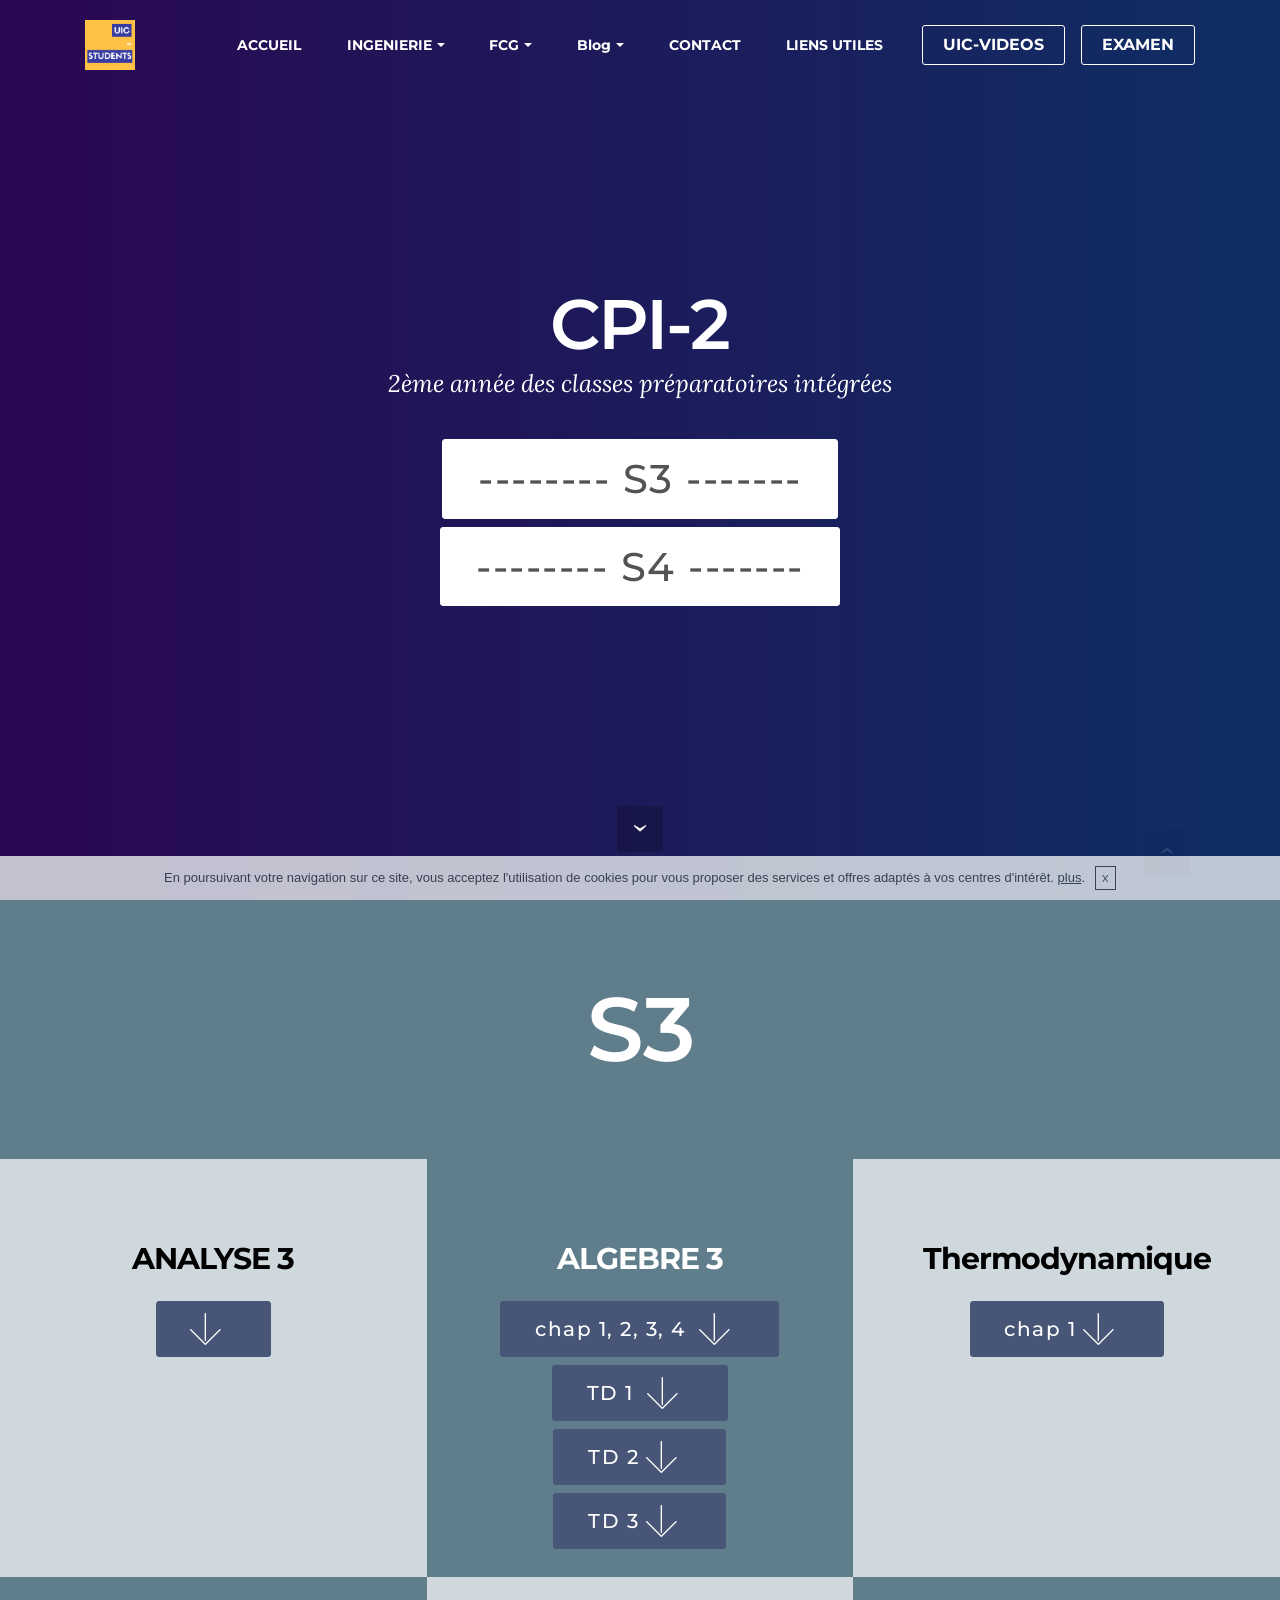
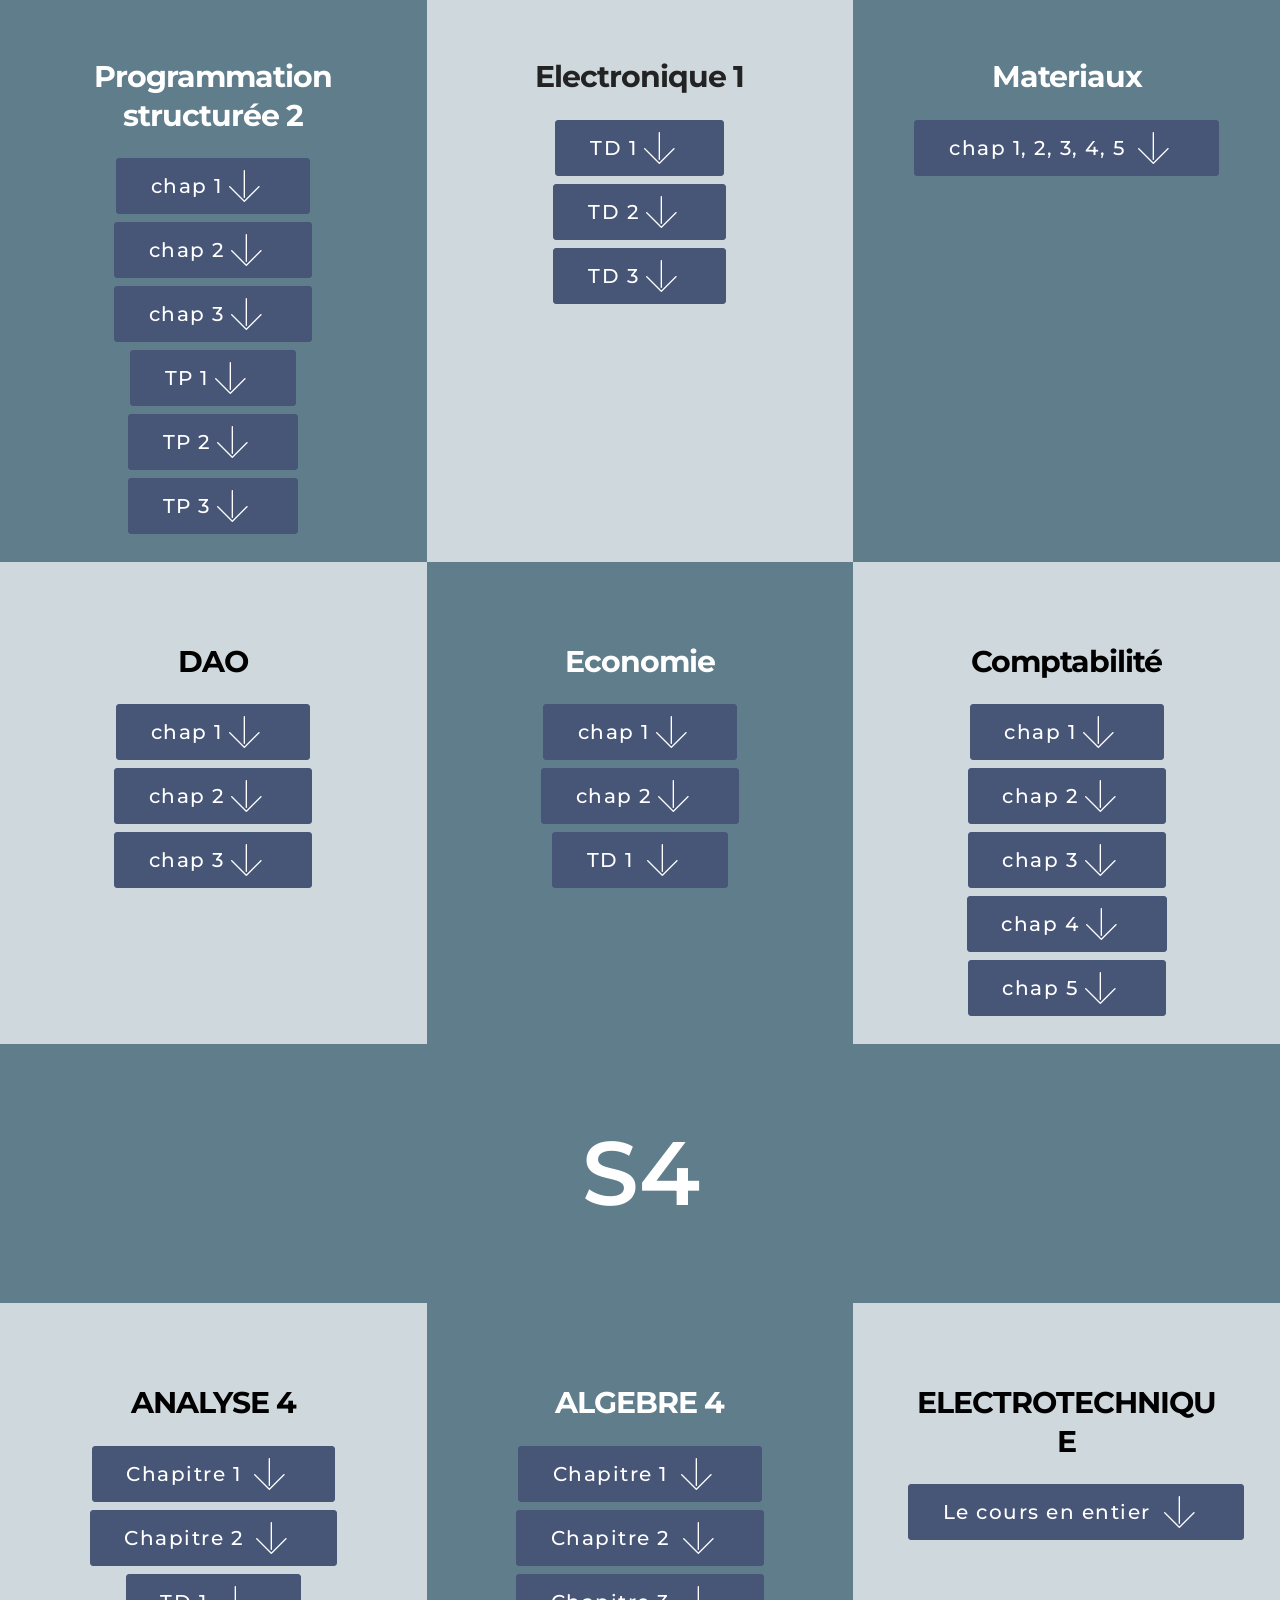
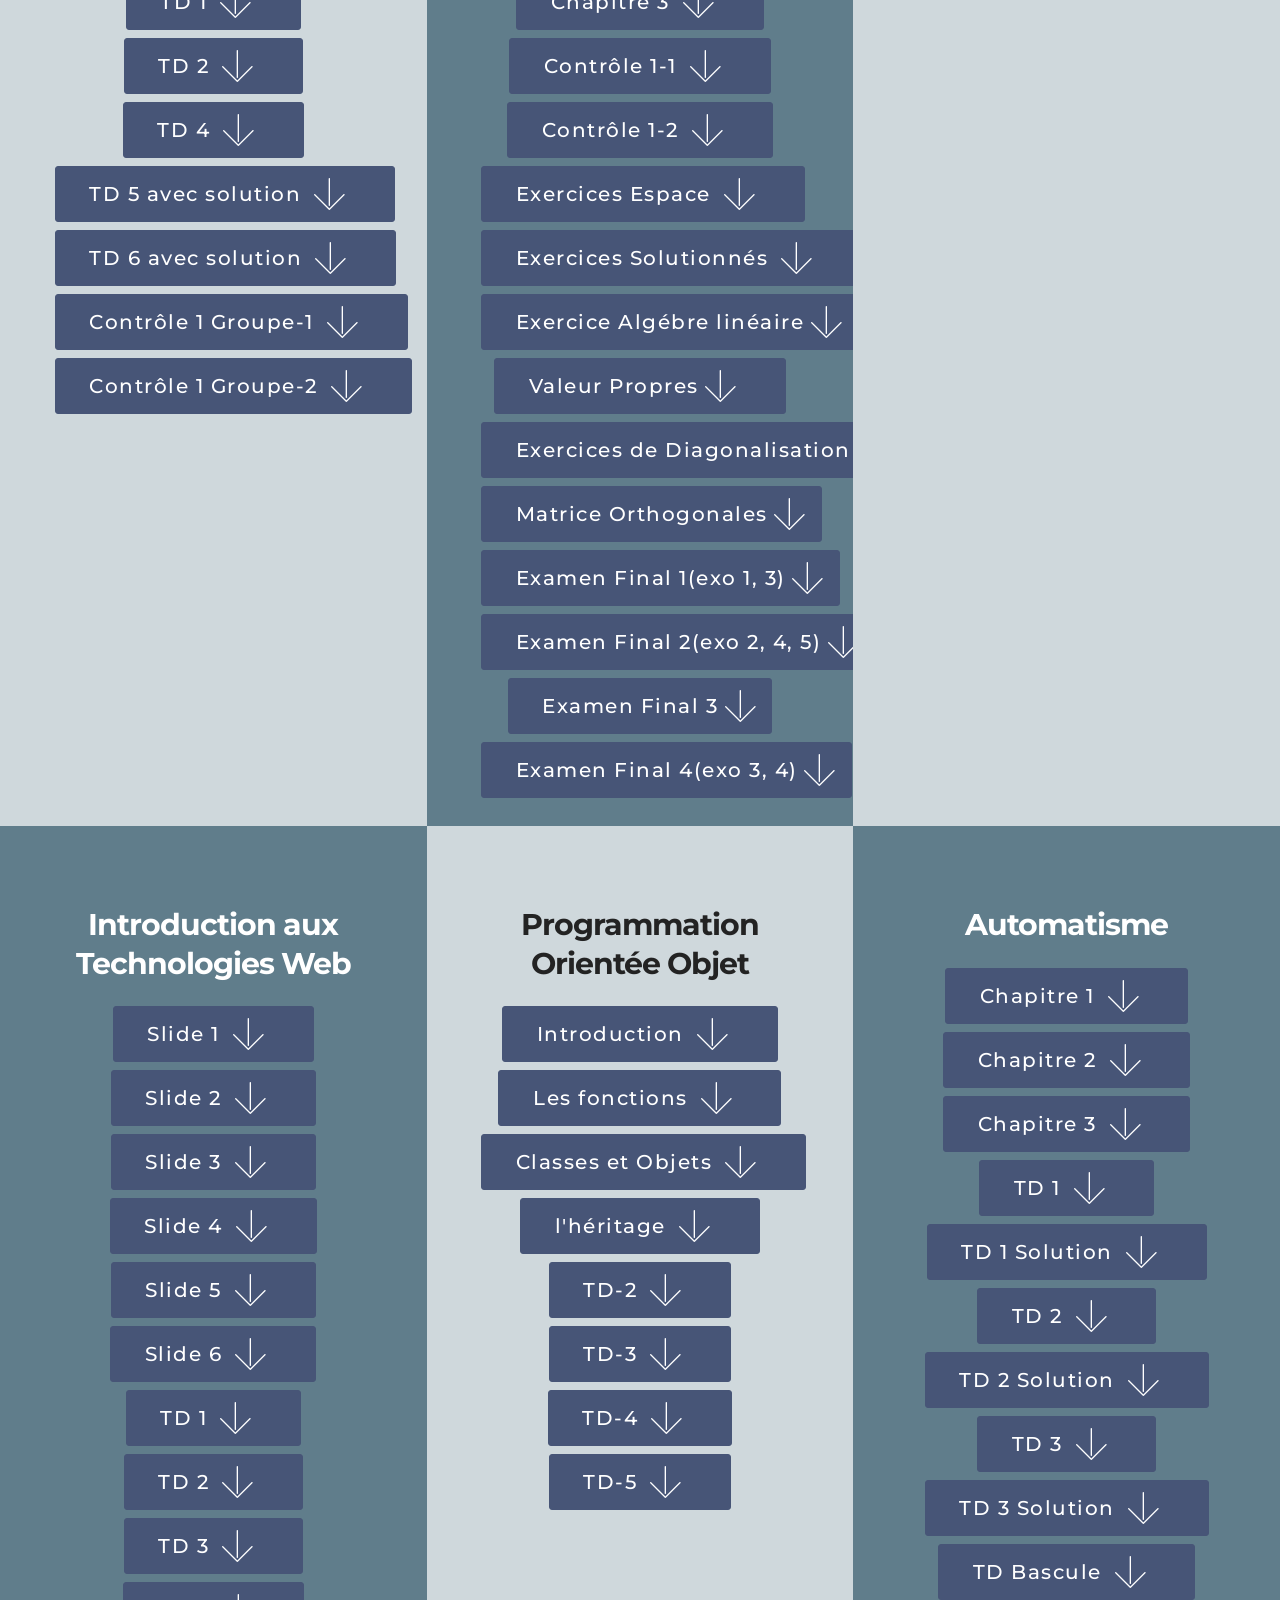
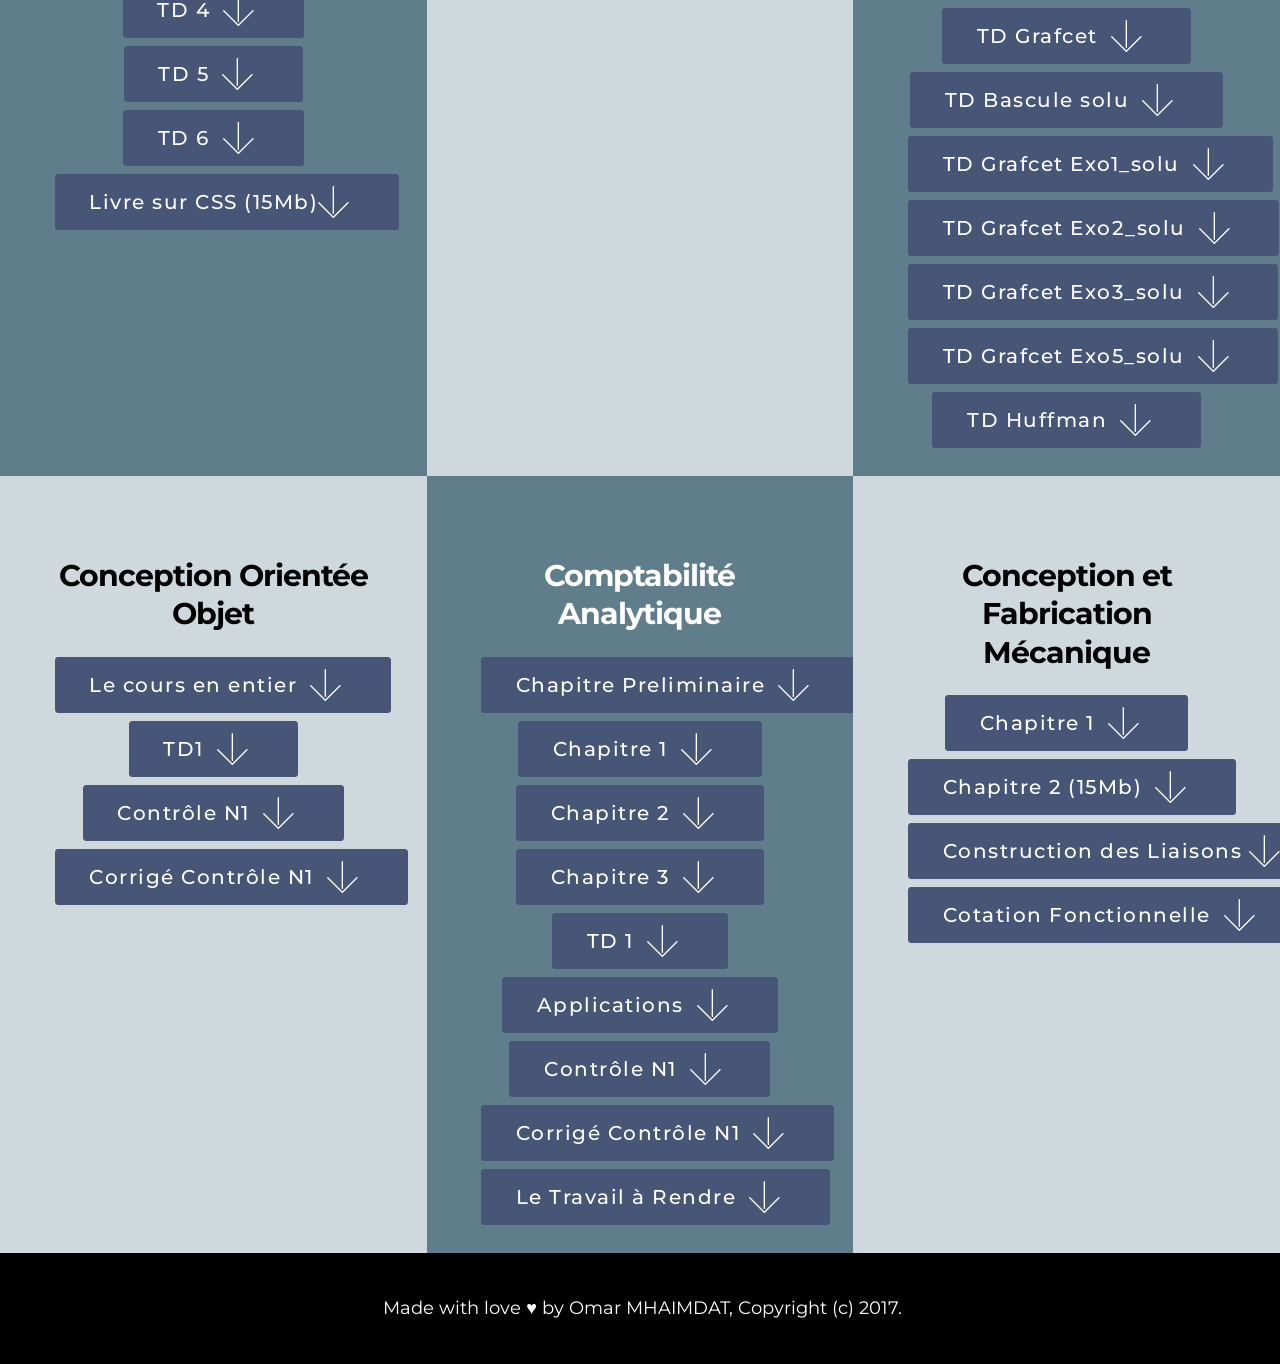
<file: CPI2.html>
<!DOCTYPE html>
<html>

<!--
///////////////////////////////////////
//                                   //
// Made with love by Omar M'Haimdat  //
//                                   //
///////////////////////////////////////

-->

<!-- Google Analytics -->
<script>
  (function(i,s,o,g,r,a,m){i['GoogleAnalyticsObject']=r;i[r]=i[r]||function(){
  (i[r].q=i[r].q||[]).push(arguments)},i[r].l=1*new Date();a=s.createElement(o),
  m=s.getElementsByTagName(o)[0];a.async=1;a.src=g;m.parentNode.insertBefore(a,m)
  })(window,document,'script','https://www.google-analytics.com/analytics.js','ga');

  ga('create', 'UA-91497908-1', 'auto');
  ga('send', 'pageview');

</script>
<!-- /Google Analytics -->



<!-- Start of Async Drift Code -->
<script>
!function() {
  var t;
  if (t = window.driftt = window.drift = window.driftt || [], !t.init) return t.invoked ? void (window.console && console.error && console.error("Drift snippet included twice.")) : (t.invoked = !0,
  t.methods = [ "identify", "config", "track", "reset", "debug", "show", "ping", "page", "hide", "off", "on" ],
  t.factory = function(e) {
    return function() {
      var n;
      return n = Array.prototype.slice.call(arguments), n.unshift(e), t.push(n), t;
    };
  }, t.methods.forEach(function(e) {
    t[e] = t.factory(e);
  }), t.load = function(t) {
    var e, n, o, i;
    e = 3e5, i = Math.ceil(new Date() / e) * e, o = document.createElement("script"),
    o.type = "text/javascript", o.async = !0, o.crossorigin = "anonymous", o.src = "https://js.driftt.com/include/" + i + "/" + t + ".js",
    n = document.getElementsByTagName("script")[0], n.parentNode.insertBefore(o, n);
  });
}();
drift.SNIPPET_VERSION = '0.3.1';
drift.load('7uhfkezcagg4');
</script>
<!-- End of Async Drift Code -->



<head>
  <!--Omar M'Haimdat-->
  <meta charset="UTF-8">
  <meta http-equiv="X-UA-Compatible" content="IE=edge">
  <meta name="viewport" content="width=device-width, initial-scale=1">
  <link rel="shortcut icon" href="logo.png" type="image/x-icon">
  <meta name="description" content="La deuxième année des classes préparatoires intégrées de l'UIC.">
  <title>2éme année des Classes Préparatoires Intégrées</title>
  <link rel="stylesheet" href="https://fonts.googleapis.com/css?family=Lora:400,700,400italic,700italic&amp;subset=latin">
  <link rel="stylesheet" href="https://fonts.googleapis.com/css?family=Montserrat:400,700">
  <link rel="stylesheet" href="https://fonts.googleapis.com/css?family=Raleway:100,100i,200,200i,300,300i,400,400i,500,500i,600,600i,700,700i,800,800i,900,900i">
  <link rel="stylesheet" href="assets/bootstrap-material-design-font/css/material.css">
  <link rel="stylesheet" href="assets/web/assets/mobirise-icons/mobirise-icons.css">
  <link rel="stylesheet" href="assets/et-line-font-plugin/style.css">
  <link rel="stylesheet" href="assets/tether/tether.min.css">
  <link rel="stylesheet" href="assets/bootstrap/css/bootstrap.min.css">
  <link rel="stylesheet" href="assets/dropdown/css/style.css">
  <!-- <link rel="stylesheet" href="assets/animate.css/animate.min.css"> -->
  <link rel="stylesheet" href="assets/theme/css/style.css">
  <link rel="stylesheet" href="assets/mobirise/css/mbr-additional.css" type="text/css">

</head>
<body>
<div id="pop-slap" style="display: none" data-hello-text="Aime notre page Facebook.com!" data-close-text="Merci, je l'aime déjà." data-timeout="2"><script type="text/javascript" src="http://surlapage.fr/script/popup.js?fb_url=https://www.facebook.com/uicstudents/&amp;fb_theme=dark&amp;chn=23512"></script></div>
<section id="menu-2x">

    <nav class="navbar navbar-dropdown bg-color transparent navbar-fixed-top">
        <div class="container">

            <div class="mbr-table">
                <div class="mbr-table-cell">

                    <div class="navbar-brand">
                        <a href="index.html" class="navbar-logo"><img src="logo.png" alt="logo"></a>

                    </div>

                </div>
                <div class="mbr-table-cell">

                    <button class="navbar-toggler pull-xs-right hidden-md-up" type="button" data-toggle="collapse" data-target="#exCollapsingNavbar">
                        <div class="hamburger-icon"></div>
                    </button>

                    <ul class="nav-dropdown collapse pull-xs-right nav navbar-nav navbar-toggleable-sm" id="exCollapsingNavbar">
                      <li class="nav-item"><a class="nav-link link" href="index.html">ACCUEIL</a></li>
                      <li class="nav-item dropdown">
                        <a class="nav-link link dropdown-toggle" data-toggle="dropdown-submenu" href="ingenierie.html" aria-expanded="false">INGENIERIE</a><div class="dropdown-menu"><div class="dropdown"><a class="dropdown-item dropdown-toggle" data-toggle="dropdown-submenu" href="CPI" aria-expanded="false">CPI</a>
                        <div class="dropdown-menu dropdown-submenu">
                        <a class="dropdown-item" href="CPI1.html" aria-expanded="false">CPI-1</a>
                        <a class="dropdown-item" href="CPI2.html" aria-expanded="false">CPI-2</a></div></div>
                        <a class="dropdown-item" href="tronc_commun.html" aria-expanded="false">TRONC COMMUN</a>
                        <li class="nav-item dropdown">
                          <a class="nav-link link dropdown-toggle" data-toggle="dropdown-submenu" href="management.html" aria-expanded="false">FCG</a><div class="dropdown-menu"><div class="dropdown"><a class="dropdown-item dropdown-toggle" data-toggle="dropdown-submenu" href="MNGT" aria-expanded="false">MNGT</a>
                          <div class="dropdown-menu dropdown-submenu">
                          <a class="dropdown-item" href="management1.html" aria-expanded="false">MNGT-1</a>
                          <a class="dropdown-item" href="management2.html" aria-expanded="false">MNGT-2</a></div></div>
                      <li class="nav-item dropdown"><a class="nav-link link dropdown-toggle" data-toggle="dropdown-submenu" href="" aria-expanded="false">Blog</a><div class="dropdown-menu">
                        <a class="dropdown-item" href="les_un_mois_du_site.html">Les 1 Mois du Site</a>
                        <a class="dropdown-item" href="statistiques_du_premier_mois.html">Statistiques du Premier Mois</a>
                        <a class="dropdown-item" href="84_jours_du_site.html">84 Jours pour sortir de l'attentisme !</a>
                      </li>
                      <li class="nav-item"><a class="nav-link link" href="index.html#form1-5">CONTACT</a></li>
                      <li class="nav-item"><a class="nav-link link" href="lien_utiles.html">LIENS UTILES</a></li>
                      <li class="nav-item nav-btn"><a class="nav-link btn btn-white-outline btn-white" href="http://uic-videos.ml" target="_blank">UIC-VIDEOS</a></li>
                      <li class="nav-item nav-btn"><a class="nav-link btn btn-white-outline btn-white" href="examen.html" target="_blank">EXAMEN</a></li>
                    </ul>
                    <button hidden="" class="navbar-toggler navbar-close" type="button" data-toggle="collapse" data-target="#exCollapsingNavbar">
                        <div class="close-icon"></div>
                    </button>

                </div>
            </div>

        </div>
    </nav>

</section>

<section class="engine"><a rel="external" href=""></a></section><section class="mbr-section mbr-section-hero mbr-section-full  mbr-section-with-arrow mbr-after-navbar" id="header5-27" style="background-image: linear-gradient(to right, #6a11cb 0%, #2575fc 100%);">

    <div class="mbr-overlay" style="opacity: 0.6; background-color: rgb(0, 0, 0);"></div>

    <div class="mbr-table-cell">

        <div class="container">
            <div class="row">
                <div class="mbr-section col-md-10 col-md-offset-1 text-xs-center">

                    <h1 class="mbr-section-title display-1">CPI-2</h1>
                    <p class="mbr-section-lead lead">2ème année des classes préparatoires intégrées</p>
                    <div class="mbr-section-btn"><a class="btn btn-lg btn-white" style="font-size: 40px;" href="#msg-box8-28" target="_blank">-------- S3 -------</a></div>

                    <div class="mbr-section-btn"><a class="btn btn-lg btn-white" style="font-size: 40px;" href="#msg-box8-2b" target="_blank">-------- S4 -------</a></div>

                </div>
            </div>
        </div>
    </div>

    <div class="mbr-arrow mbr-arrow-floating" aria-hidden="true"><a href="#msg-box8-28"><i class="mbr-arrow-icon"></i></a></div>

</section>

<section class="mbr-section article" id="msg-box8-28" style="background-color: rgb(96, 125, 139); padding-top: 80px; padding-bottom: 80px;">
    <div class="container">
        <div class="row">
            <div class="col-md-8 col-md-offset-2 text-xs-center">
                <h3 class="mbr-section-title display-2" style="color: white; font-size: 90px;" >S3</h3>
            </div>
        </div>
    </div>

</section>

<section class="mbr-cards mbr-section mbr-section-nopadding" id="features2-2a" style="background-color: rgb(96, 125, 139);">

    <div class="mbr-cards-row row striped">

        <div class="mbr-cards-col col-xs-12 col-lg-4" style="padding-top: 20px; padding-bottom: 20px;">
            <div class="container">
                <div class="card cart-block">
                    <div class="card-img"><span class="etl-icon mbr-iconfont mbr-iconfont-features2" style="color: rgb(0, 0, 0);"></span></div>
                    <div class="card-block">
                        <h4 class="card-title" style="font-size:30px;">ANALYSE 3</h4>

                        <div class="card-btn"><a href="#top" class="btn btn-info"><span class="mbri-down mbr-iconfont mbr-iconfont-btn"></span></a>  </div>
                    </div>
                </div>
            </div>
        </div>
        <div class="mbr-cards-col col-xs-12 col-lg-4" style="padding-top: 20px; padding-bottom: 20px;">
            <div class="container">
                <div class="card cart-block">
                    <div class="card-img"><span class="etl-icon mbr-iconfont mbr-iconfont-features2" style="color: rgb(255, 255, 255);"></span></div>
                    <div class="card-block">
                        <h4 class="card-title" style="font-size:30px;">ALGEBRE 3</h4>


                        <div class="card-btn">  <a href="downloads/CPI2/S3/Algebre 3/CPI2-Alg3.pdf" class="btn btn-info" target="_blank">chap 1, 2, 3, 4 &nbsp;<span class="mbri-down mbr-iconfont mbr-iconfont-btn"></span></a></div>
                        <div class="card-btn">  <a href="downloads/CPI2/S3/Algebre 3/ALG3-TD1.pdf" class="btn btn-info" target="_blank">TD 1 &nbsp;<span class="mbri-down mbr-iconfont mbr-iconfont-btn"></span></a> </div>
                        <div class="card-btn">  <a href="downloads/CPI2/S3/Algebre 3/ALG3-TD2.pdf" class="btn btn-info" target="_blank">TD 2&nbsp;<span class="mbri-down mbr-iconfont mbr-iconfont-btn"></span></a> </div>
                        <div class="card-btn">  <a href="downloads/CPI2/S3/Algebre 3/ALG3-TD3.pdf" class="btn btn-info" target="_blank">TD 3&nbsp;<span class="mbri-down mbr-iconfont mbr-iconfont-btn"></span></a>    </div>
                    </div>
                </div>
            </div>
        </div>
        <div class="mbr-cards-col col-xs-12 col-lg-4" style="padding-top: 20px; padding-bottom: 20px;">
            <div class="container">
                <div class="card cart-block">
                    <div class="card-img"><span class="etl-icon mbr-iconfont mbr-iconfont-features2" style="color: rgb(0, 0, 0);"></span></div>
                    <div class="card-block">
                        <h4 class="card-title" style="font-size:30px;" >Thermodynamique</h4>


                        <div class="card-btn"><a href="downloads/CPI2/S3/Thermodynamique/UIC-thermo-chapter-1.pdf" class="btn btn-info" target="_blank">chap 1&nbsp;<span class="mbri-down mbr-iconfont mbr-iconfont-btn"></span></a>  </div>
                    </div>
                </div>
            </div>
        </div>

    </div>
</section>

<section class="mbr-cards mbr-section mbr-section-nopadding" id="features2-74" style="background-color: rgb(207, 216, 220);">
    <div class="mbr-cards-row row striped">

        <div class="mbr-cards-col col-xs-12 col-lg-4" style="padding-top: 20px; padding-bottom: 20px;">
            <div class="container">
                <div class="card cart-block">
                    <div class="card-img"><span class="etl-icon mbr-iconfont mbr-iconfont-features2" style="color: rgb(255, 255, 255);"></span></div>
                    <div class="card-block">
                        <h4 class="card-title" style="font-size:30px;">Programmation structurée 2</h4>


                        <div class="card-btn"> <a href="downloads/CPI2/S3/Programmation_structure2/Cours_Prog Struct_2_Pointeurs_Allocation_Dynamique_de_Memoire.pdf" class="btn btn-info" target="_blank">chap 1&nbsp;<span class="mbri-down mbr-iconfont mbr-iconfont-btn"></span></a> </div>
                        <div class="card-btn"> <a href="downloads/CPI2/S3/Programmation_structure2/Cours_Prog Struct_2_Les Structures.pdf" class="btn btn-info" target="_blank">chap 2&nbsp;<span class="mbri-down mbr-iconfont mbr-iconfont-btn"></span></a></div>
                        <div class="card-btn"> <a href="downloads/CPI2/S3/Programmation_structure2/Cours_Prog Struct_2_Listes_Chainees.pdf" class="btn btn-info" target="_blank">chap 3&nbsp;<span class="mbri-down mbr-iconfont mbr-iconfont-btn"></span></a></div>
                        <div class="card-btn"> <a href="downloads/CPI2/S3/Programmation_structure2/ProgStruct2_TDs 1_Pointeurs.pdf" class="btn btn-info" target="_blank">TP 1&nbsp;<span class="mbri-down mbr-iconfont mbr-iconfont-btn"></span></a> </div>
                        <div class="card-btn"> <a href="downloads/CPI2/S3/Programmation_structure2/ProgStruct2_TDs 2_Structure.pdf" class="btn btn-info" target="_blank">TP 2&nbsp;<span class="mbri-down mbr-iconfont mbr-iconfont-btn"></span></a> </div>
                        <div class="card-btn"> <a href="downloads/CPI2/S3/Programmation_structure2/ProgStruct2_TDs 3_ListesChainées.pdf" class="btn btn-info" target="_blank">TP 3&nbsp;<span class="mbri-down mbr-iconfont mbr-iconfont-btn"></span></a>  </div>
                    </div>
                </div>
            </div>
        </div>
        <div class="mbr-cards-col col-xs-12 col-lg-4" style="padding-top: 20px; padding-bottom: 20px;">
            <div class="container">
                <div class="card cart-block">
                    <div class="card-img"><span class="etl-icon mbr-iconfont mbr-iconfont-features2" style="color: rgb(40, 50, 78);"></span></div>
                    <div class="card-block">
                        <h4 class="card-title" style="font-size:30px;">Electronique 1</h4>


                        <div class="card-btn">  <a href="downloads/CPI2/S3/Electronique1/UIC_CPI2_EN_TDL_n°1.pdf" class="btn btn-info" target="_blank">TD 1&nbsp;<span class="mbri-down mbr-iconfont mbr-iconfont-btn"></span></a> </div>
                        <div class="card-btn">  <a href="downloads/CPI2/S3/Electronique1/UIC_CPI2_EN_TDL_n°2.pdf" class="btn btn-info" target="_blank">TD 2&nbsp;<span class="mbri-down mbr-iconfont mbr-iconfont-btn"></span></a> </div>
                        <div class="card-btn">  <a href="downloads/CPI2/S3/Electronique1/UIC_CPI2_EN_TDL_n°3.pdf" class="btn btn-info" target="_blank">TD 3&nbsp;<span class="mbri-down mbr-iconfont mbr-iconfont-btn"></span></a> </div>
                    </div>
                </div>
            </div>
        </div>
        <div class="mbr-cards-col col-xs-12 col-lg-4" style="padding-top: 20px; padding-bottom: 20px;">
            <div class="container">
                <div class="card cart-block">
                    <div class="card-img"><span class="etl-icon mbr-iconfont mbr-iconfont-features2" style="color: rgb(255, 255, 255);"></span></div>
                    <div class="card-block">
                        <h4 class="card-title" style="font-size:30px;">Materiaux</h4>

                        <div class="card-btn"><a href="downloads/CPI2/S3/Materiaux/Cours-SDM-UIC.pdf.pdf" class="btn btn-info" target="_blank">chap 1, 2, 3, 4, 5 &nbsp;<span class="mbri-down mbr-iconfont mbr-iconfont-btn"></span></a>  </div>

                    </div>
                </div>
            </div>
        </div>
    </div>
</section>

<section class="mbr-cards mbr-section mbr-section-nopadding" id="features2-75" style="background-color: rgb(96, 125, 139);">
    <div class="mbr-cards-row row striped">

        <div class="mbr-cards-col col-xs-12 col-lg-4" style="padding-top: 20px; padding-bottom: 20px;">
            <div class="container">
                <div class="card cart-block">
                    <div class="card-img"><span class="etl-icon mbr-iconfont mbr-iconfont-features2" style="color: rgb(0, 0, 0);"></span></div>
                    <div class="card-block">
                        <h4 class="card-title" style="font-size:30px;">DAO</h4>


                        <div class="card-btn"><a href="downloads/CPI2/S3/DAO/Cours1-Introduction-DAO-CAO.pdf" class="btn btn-info" target="_blank">chap 1&nbsp;<span class="mbri-down mbr-iconfont mbr-iconfont-btn"></span></a></div>
                        <div class="card-btn">  <a href="downloads/CPI2/S3/DAO/Cours2-Section-et-coupes.pdf" class="btn btn-info" target="_blank">chap 2&nbsp;<span class="mbri-down mbr-iconfont mbr-iconfont-btn"></span></a> </div>
                        <div class="card-btn"> <a href="downloads/CPI2/S3/DAO/Cours3-Cotation-et-tolérancement.pdf" class="btn btn-info" target="_blank">chap 3&nbsp;<span class="mbri-down mbr-iconfont mbr-iconfont-btn"></span></a>  </div>
                    </div>
                </div>
            </div>
        </div>
        <div class="mbr-cards-col col-xs-12 col-lg-4" style="padding-top: 20px; padding-bottom: 20px;">
            <div class="container">
                <div class="card cart-block">
                    <div class="card-img"><span class="etl-icon mbr-iconfont mbr-iconfont-features2" style="color: rgb(255, 255, 255);"></span></div>
                    <div class="card-block">
                        <h4 class="card-title" style="font-size:30px;">Economie</h4>

                        <div class="card-btn">  <a href="downloads/CPI2/S3/Economie/CHAPITRE_I_Concepts_de_base.pdf" class="btn btn-info" target="_blank">chap 1&nbsp;<span class="mbri-down mbr-iconfont mbr-iconfont-btn"></span></a>  </div>

                        <div class="card-btn">  <a href="downloads/CPI2/S3/Economie/CHAPITRE_II_OUTILS_D'ANALYSE_ECOQUE.pdf" class="btn btn-info" target="_blank">chap 2&nbsp;<span class="mbri-down mbr-iconfont mbr-iconfont-btn"></span></a> </div>

                        <div class="card-btn">  <a href="downloads/CPI2/S3/Economie/TD_N° 1_ECONOMIE.pdf" class="btn btn-info" target="_blank">TD 1 &nbsp;<span class="mbri-down mbr-iconfont mbr-iconfont-btn"></span></a>      </div>
                    </div>
                </div>
            </div>
        </div>
        <div class="mbr-cards-col col-xs-12 col-lg-4" style="padding-top: 20px; padding-bottom: 20px;">
            <div class="container">
                <div class="card cart-block">
                    <div class="card-img"><span class="etl-icon mbr-iconfont mbr-iconfont-features2" style="color: rgb(0, 0, 0);"></span></div>
                    <div class="card-block">
                        <h4 class="card-title" style="font-size:30px;">Comptabilité</h4>


                        <div class="card-btn"> <a href="downloads/CPI2/S3/Comptabilite/CHAPITRE_I_concepts_comptabilité.pdf" class="btn btn-info" target="_blank">chap 1&nbsp;<span class="mbri-down mbr-iconfont mbr-iconfont-btn"></span></a> </div>
                        <div class="card-btn"> <a href="downloads/CPI2/S3/Comptabilite/CHAPITRE_II_BILAN.pdf" class="btn btn-info" target="_blank">chap 2&nbsp;<span class="mbri-down mbr-iconfont mbr-iconfont-btn"></span></a> </div>
                        <div class="card-btn"> <a href="downloads/CPI2/S3/Comptabilite/CHAPITRE_III.pdf" class="btn btn-info" target="_blank">chap 3&nbsp;<span class="mbri-down mbr-iconfont mbr-iconfont-btn"></span></a> </div>
                        <div class="card-btn"> <a href="downloads/CPI2/S3/Comptabilite/CHAPITRE_IV.pdf" class="btn btn-info" target="_blank">chap 4&nbsp;<span class="mbri-down mbr-iconfont mbr-iconfont-btn"></span></a> </div>
                        <div class="card-btn"> <a href="downloads/CPI2/S3/Comptabilite/CHAPITRE_V.pdf" class="btn btn-info" target="_blank">chap 5&nbsp;<span class="mbri-down mbr-iconfont mbr-iconfont-btn"></span></a>  </div>
                    </div>
                </div>
            </div>
        </div>


    </div>
</section>

<section class="mbr-section article" id="msg-box8-2b" style="background-color: rgb(96, 125, 139); padding-top: 80px; padding-bottom: 80px;">

    <div class="container">
        <div class="row">
            <div class="col-md-8 col-md-offset-2 text-xs-center">
                <h3 class="mbr-section-title display-2" style="color: white; font-size: 90px;" >S4</h3>
            </div>
        </div>
    </div>

</section>

<section class="mbr-cards mbr-section mbr-section-nopadding" id="features2-76" style="background-color: rgb(96, 125, 139);">
    <div class="mbr-cards-row row striped">

        <div class="mbr-cards-col col-xs-12 col-lg-4" id="analyse4"style="padding-top: 20px; padding-bottom: 20px;">
            <div class="container">
                <div class="card cart-block">
                    <div class="card-img"><span class="etl-icon mbr-iconfont mbr-iconfont-features2" style="color: rgb(0, 0, 0);"></span></div>
                    <div class="card-block">
                        <h4 class="card-title" style="font-size:30px;" >ANALYSE 4</h4>

                        <div class="card-btn"><a href="downloads/CPI2/S4/Analyse_4/Analyse4.pdf" class="btn btn-info" target="_blank">Chapitre 1 &nbsp;<span class="mbri-down mbr-iconfont mbr-iconfont-btn"></span></a>  </div>

                        <div class="card-btn"><a href="downloads/CPI2/S4/Analyse_4/Analyse4Beamer.pdf" class="btn btn-info" target="_blank">Chapitre 2 &nbsp;<span class="mbri-down mbr-iconfont mbr-iconfont-btn"></span></a>  </div>

                        <div class="card-btn"><a href="downloads/CPI2/S4/Analyse_4/Analyse4-TD1.pdf" class="btn btn-info" target="_blank">TD 1 &nbsp;<span class="mbri-down mbr-iconfont mbr-iconfont-btn"></span></a>  </div>

                        <div class="card-btn"><a href="downloads/CPI2/S4/Analyse_4/Analyse4-TD2.pdf" class="btn btn-info" target="_blank">TD 2 &nbsp;<span class="mbri-down mbr-iconfont mbr-iconfont-btn"></span></a>  </div>

                        <div class="card-btn"><a href="downloads/CPI2/S4/Analyse_4/Analyse4-TD4.pdf" class="btn btn-info" target="_blank">TD 4 &nbsp;<span class="mbri-down mbr-iconfont mbr-iconfont-btn"></span></a>  </div>

                        <div class="card-btn"><a href="downloads/CPI2/S4/Analyse_4/Analyse4-TD5.pdf" class="btn btn-info" target="_blank">TD 5 avec solution &nbsp;<span class="mbri-down mbr-iconfont mbr-iconfont-btn"></span></a>  </div>

                        <div class="card-btn"><a href="downloads/CPI2/S4/Analyse_4/Analyse4-TD6Sol.pdf" class="btn btn-info" target="_blank">TD 6 avec solution &nbsp;<span class="mbri-down mbr-iconfont mbr-iconfont-btn"></span></a>  </div>

                        <div class="card-btn"><a href="downloads/CPI2/S4/Analyse_4/Controle-G1.pdf" class="btn btn-info" target="_blank">Contrôle 1 Groupe-1 &nbsp;<span class="mbri-down mbr-iconfont mbr-iconfont-btn"></span></a>  </div>

                        <div class="card-btn"><a href="downloads/CPI2/S4/Analyse_4/Controle-G2.pdf" class="btn btn-info" target="_blank">Contrôle 1 Groupe-2 &nbsp;<span class="mbri-down mbr-iconfont mbr-iconfont-btn"></span></a>  </div>

                    </div>
                </div>
            </div>
        </div>
        <div class="mbr-cards-col col-xs-12 col-lg-4" id="algebre4" style="padding-top: 20px; padding-bottom: 20px;">
            <div class="container">
                <div class="card cart-block">
                    <div class="card-img"><span class="etl-icon mbr-iconfont mbr-iconfont-features2" style="color: rgb(255, 255, 255);"></span></div>
                    <div class="card-block">
                        <h4 class="card-title" style="font-size:30px;">ALGEBRE 4</h4>

                        <div class="card-btn"><a href="downloads/CPI2/S4/Algebre_4/Algebre_4.pdf" class="btn btn-info" target="_blank">Chapitre 1 &nbsp;<span class="mbri-down mbr-iconfont mbr-iconfont-btn"></span></a>  </div>

                        <div class="card-btn"><a href="downloads/CPI2/S4/Algebre_4/Algebre_4_2.pdf" class="btn btn-info" target="_blank">Chapitre 2 &nbsp;<span class="mbri-down mbr-iconfont mbr-iconfont-btn"></span></a>  </div>

                        <div class="card-btn"><a href="downloads/CPI2/S4/Algebre_4/Algebre_4-3.pdf" class="btn btn-info" target="_blank">Chapitre 3 &nbsp;<span class="mbri-down mbr-iconfont mbr-iconfont-btn"></span></a>  </div>

                        <div class="card-btn"><a href="downloads/CPI2/S4/Algebre_4/Controle-1.pdf" class="btn btn-info" target="_blank">Contrôle 1-1 &nbsp;<span class="mbri-down mbr-iconfont mbr-iconfont-btn"></span></a>  </div>

                        <div class="card-btn"><a href="downloads/CPI2/S4/Algebre_4/Controle.pdf" class="btn btn-info" target="_blank">Contrôle 1-2 &nbsp;<span class="mbri-down mbr-iconfont mbr-iconfont-btn"></span></a>  </div>

                        <div class="card-btn"><a href="downloads/CPI2/S4/Algebre_4/Exercices-Espace.pdf" class="btn btn-info" target="_blank">Exercices Espace &nbsp;<span class="mbri-down mbr-iconfont mbr-iconfont-btn"></span></a>  </div>

                        <div class="card-btn"><a href="downloads/CPI2/S4/Algebre_4/Exercices-solutionnes.pdf" class="btn btn-info" target="_blank">Exercices Solutionnés &nbsp;<span class="mbri-down mbr-iconfont mbr-iconfont-btn"></span></a>  </div>

                        <div class="card-btn"><a href="downloads/CPI2/S4/Algebre_4/Exercise-Algebre-lineaire.pdf" class="btn btn-info" target="_blank">Exercice Algébre linéaire <span class="mbri-down mbr-iconfont mbr-iconfont-btn"></span></a>  </div>

                        <div class="card-btn"><a href="downloads/CPI2/S4/Algebre_4/Valeur-Propres.pdf" class="btn btn-info" target="_blank">Valeur Propres <span class="mbri-down mbr-iconfont mbr-iconfont-btn"></span></a>  </div>

                        <div class="card-btn"><a href="downloads/CPI2/S4/Algebre_4/Exercice-Diagonalisation.pdf" class="btn btn-info" style="padding-right: 0px;" target="_blank">Exercices de Diagonalisation <span class="mbri-down mbr-iconfont mbr-iconfont-btn"></span></a>  </div>

                        <div class="card-btn"><a href="downloads/CPI2/S4/Algebre_4/Lundi_15_04_2013_Matrices_Ortho.pdf" class="btn btn-info" style="padding-right: 0px;" target="_blank">Matrice Orthogonales <span class="mbri-down mbr-iconfont mbr-iconfont-btn"></span></a>  </div>

                        <div class="card-btn"><a href="downloads/CPI2/S4/Algebre_4/ExamenCPI2_Model.pdf" class="btn btn-info" style="padding-right: 0px;" target="_blank">Examen Final 1(exo 1, 3) <span class="mbri-down mbr-iconfont mbr-iconfont-btn"></span></a>  </div>

                        <div class="card-btn"><a href="downloads/CPI2/S4/Algebre_4/Examen-Final-Algebre-Lineaire.pdf" class="btn btn-info" style="padding-right: 0px;" target="_blank">Examen Final 2(exo 2, 4, 5) <span class="mbri-down mbr-iconfont mbr-iconfont-btn"></span></a>  </div>

                        <div class="card-btn"><a href="downloads/CPI2/S4/Algebre_4/Controle-2016.pdf" class="btn btn-info" style="padding-right: 0px;" target="_blank">Examen Final 3 <span class="mbri-down mbr-iconfont mbr-iconfont-btn"></span></a>  </div>

                        <div class="card-btn"><a href="downloads/CPI2/S4/Algebre_4/EXAM_MODEL.pdf" class="btn btn-info" style="padding-right: 0px;" target="_blank">Examen Final 4(exo 3, 4) <span class="mbri-down mbr-iconfont mbr-iconfont-btn"></span></a>  </div>



                    </div>
                </div>
            </div>
        </div>
        <div class="mbr-cards-col col-xs-12 col-lg-4" id="electrotechnique" style="padding-top: 20px; padding-bottom: 20px;">
            <div class="container">
                <div class="card cart-block">
                    <div class="card-img"><span class="etl-icon mbr-iconfont mbr-iconfont-features2" style="color: rgb(0, 0, 0);"></span></div>
                    <div class="card-block">
                        <h4 class="card-title" style="font-size:30px;">ELECTROTECHNIQUE</h4>

                         <div class="card-btn"><a href="downloads/CPI2/S4/Electrotechnique/Cours ETK CPI2 UIC.pdf" class="btn btn-info" target="_blank">Le cours en entier &nbsp;<span class="mbri-down mbr-iconfont mbr-iconfont-btn"></span></a>  </div>

                    </div>
                </div>
            </div>
        </div>
    </div>
</section>

<section class="mbr-cards mbr-section mbr-section-nopadding" id="features2-77" style="background-color: rgb(207, 216, 220);">
    <div class="mbr-cards-row row striped">

        <div class="mbr-cards-col col-xs-12 col-lg-4" id="itw" style="padding-top: 20px; padding-bottom: 20px;">
            <div class="container">
                <div class="card cart-block">
                    <div class="card-img"><span class="etl-icon mbr-iconfont mbr-iconfont-features2" style="color: rgb(255, 255, 255);"></span></div>
                    <div class="card-block">
                        <h4 class="card-title" style="font-size:30px;">Introduction aux Technologies Web</h4>

                        <div class="card-btn"><a href="downloads/CPI2/S4/HTML, CSS/S2.pdf" class="btn btn-info" target="_blank">Slide 1 &nbsp;<span class="mbri-down mbr-iconfont mbr-iconfont-btn"></span></a>  </div>

                        <div class="card-btn"><a href="downloads/CPI2/S4/HTML, CSS/S3.pdf" class="btn btn-info" target="_blank">Slide 2 &nbsp;<span class="mbri-down mbr-iconfont mbr-iconfont-btn"></span></a>  </div>

                        <div class="card-btn"><a href="downloads/CPI2/S4/HTML, CSS/S5.pdf" class="btn btn-info" target="_blank">Slide 3 &nbsp;<span class="mbri-down mbr-iconfont mbr-iconfont-btn"></span></a>  </div>

                        <div class="card-btn"><a href="downloads/CPI2/S4/HTML, CSS/S6.pdf" class="btn btn-info" target="_blank">Slide 4 &nbsp;<span class="mbri-down mbr-iconfont mbr-iconfont-btn"></span></a>  </div>

                        <div class="card-btn"><a href="downloads/CPI2/S4/HTML, CSS/S7.pdf" class="btn btn-info" target="_blank">Slide 5 &nbsp;<span class="mbri-down mbr-iconfont mbr-iconfont-btn"></span></a>  </div>

                        <div class="card-btn"><a href="downloads/CPI2/S4/HTML, CSS/S9.pdf" class="btn btn-info" target="_blank">Slide 6 &nbsp;<span class="mbri-down mbr-iconfont mbr-iconfont-btn"></span></a>  </div>

                        <div class="card-btn"><a href="downloads/CPI2/S4/HTML, CSS/TP_N°1.pdf" class="btn btn-info" target="_blank">TD 1 &nbsp;<span class="mbri-down mbr-iconfont mbr-iconfont-btn"></span></a>  </div>

                        <div class="card-btn"><a href="downloads/CPI2/S4/HTML, CSS/TP_N°2.pdf" class="btn btn-info" target="_blank">TD 2 &nbsp;<span class="mbri-down mbr-iconfont mbr-iconfont-btn"></span></a>  </div>

                        <div class="card-btn"><a href="downloads/CPI2/S4/HTML, CSS/TP_N°3.pdf" class="btn btn-info" target="_blank">TD 3 &nbsp;<span class="mbri-down mbr-iconfont mbr-iconfont-btn"></span></a>  </div>

                        <div class="card-btn"><a href="downloads/CPI2/S4/HTML, CSS/TP_N°4.pdf" class="btn btn-info" target="_blank">TD 4 &nbsp;<span class="mbri-down mbr-iconfont mbr-iconfont-btn"></span></a>  </div>

                        <div class="card-btn"><a href="downloads/CPI2/S4/HTML, CSS/TP_N°5.pdf" class="btn btn-info" target="_blank">TD 5 &nbsp;<span class="mbri-down mbr-iconfont mbr-iconfont-btn"></span></a>  </div>

                        <div class="card-btn"><a href="downloads/CPI2/S4/HTML, CSS/TP_N°6.pdf" class="btn btn-info" target="_blank">TD 6 &nbsp;<span class="mbri-down mbr-iconfont mbr-iconfont-btn"></span></a>  </div>

                        <div class="card-btn"><a href="downloads/CPI2/S4/HTML, CSS/CSS3_pour_les_web_designer.pdf" class="btn btn-info" target="_blank">Livre sur CSS (15Mb)<span class="mbri-down mbr-iconfont mbr-iconfont-btn"></span></a>  </div>

                    </div>
                </div>
            </div>
        </div>
        <div class="mbr-cards-col col-xs-12 col-lg-4" id="poo" style="padding-top: 20px; padding-bottom: 20px;">
            <div class="container">
                <div class="card cart-block">
                    <div class="card-img"><span class="etl-icon mbr-iconfont mbr-iconfont-features2" style="color: rgb(40, 50, 78);"></span></div>
                    <div class="card-block">
                        <h4 class="card-title" style="font-size:30px;">Programmation Orientée Objet</h4>

                        <div class="card-btn"><a href="downloads/CPI2/S4/Programmation_O_O/IntroetGeneralites.pdf" class="btn btn-info" target="_blank">Introduction &nbsp;<span class="mbri-down mbr-iconfont mbr-iconfont-btn"></span></a>  </div>

                        <div class="card-btn"><a href="downloads/CPI2/S4/Programmation_O_O/lesfonctions.pdf" class="btn btn-info" target="_blank">Les fonctions &nbsp;<span class="mbri-down mbr-iconfont mbr-iconfont-btn"></span></a>  </div>

                        <div class="card-btn"><a href="downloads/CPI2/S4/Programmation_O_O/programmationesclassesetobjetsnew.pdf" class="btn btn-info" target="_blank">Classes et Objets &nbsp;<span class="mbri-down mbr-iconfont mbr-iconfont-btn"></span></a>  </div>

                        <div class="card-btn"><a href="downloads/CPI2/S4/Programmation_O_O/Heritage.pdf" class="btn btn-info" target="_blank">l'héritage &nbsp;<span class="mbri-down mbr-iconfont mbr-iconfont-btn"></span></a>  </div>

                        <div class="card-btn"><a href="downloads/CPI2/S4/Programmation_O_O/TP-2.pdf" class="btn btn-info" target="_blank">TD-2 &nbsp;<span class="mbri-down mbr-iconfont mbr-iconfont-btn"></span></a>  </div>

                        <div class="card-btn"><a href="downloads/CPI2/S4/Programmation_O_O/TP3.pdf" class="btn btn-info" target="_blank">TD-3 &nbsp;<span class="mbri-down mbr-iconfont mbr-iconfont-btn"></span></a>  </div>

                        <div class="card-btn"><a href="downloads/CPI2/S4/Programmation_O_O/TP4.pdf" class="btn btn-info" target="_blank">TD-4 &nbsp;<span class="mbri-down mbr-iconfont mbr-iconfont-btn"></span></a>  </div>

                        <div class="card-btn"><a href="downloads/CPI2/S4/Programmation_O_O/TP5.pdf" class="btn btn-info" target="_blank">TD-5 &nbsp;<span class="mbri-down mbr-iconfont mbr-iconfont-btn"></span></a>  </div>

                    </div>
                </div>
            </div>
        </div>
        <div class="mbr-cards-col col-xs-12 col-lg-4" id="automatisme" style="padding-top: 20px; padding-bottom: 20px;">
            <div class="container">
                <div class="card cart-block">
                    <div class="card-img"><span class="etl-icon mbr-iconfont mbr-iconfont-features2" style="color: rgb(255, 255, 255);"></span></div>
                    <div class="card-block">
                        <h4 class="card-title" style="font-size:30px;">Automatisme</h4>

                        <div class="card-btn"><a href="downloads/CPI2/S4/Automatisme/cours_cpi_01_17.pdf" class="btn btn-info" target="_blank">Chapitre 1 &nbsp;<span class="mbri-down mbr-iconfont mbr-iconfont-btn"></span></a>  </div>

                        <div class="card-btn"><a href="downloads/CPI2/S4/Automatisme/cours_cpi_02_17.pdf" class="btn btn-info" target="_blank">Chapitre 2 &nbsp;<span class="mbri-down mbr-iconfont mbr-iconfont-btn"></span></a>  </div>

                        <div class="card-btn"><a href="downloads/CPI2/S4/Automatisme/cours_cpi_03_17.pdf" class="btn btn-info" target="_blank">Chapitre 3 &nbsp;<span class="mbri-down mbr-iconfont mbr-iconfont-btn"></span></a>  </div>

                        <div class="card-btn"><a href="downloads/CPI2/S4/Automatisme/TD1_2017.pdf" class="btn btn-info" target="_blank">TD 1 &nbsp;<span class="mbri-down mbr-iconfont mbr-iconfont-btn"></span></a>  </div>

                        <div class="card-btn"><a href="downloads/CPI2/S4/Automatisme/TD1_solution_2017.pdf" class="btn btn-info" target="_blank">TD 1 Solution &nbsp;<span class="mbri-down mbr-iconfont mbr-iconfont-btn"></span></a>  </div>

                        <div class="card-btn"><a href="downloads/CPI2/S4/Automatisme/TD12_2017.pdf" class="btn btn-info" target="_blank">TD 2 &nbsp;<span class="mbri-down mbr-iconfont mbr-iconfont-btn"></span></a>  </div>

                        <div class="card-btn"><a href="downloads/CPI2/S4/Automatisme/TD12_solution_2017.pdf.pdf" class="btn btn-info" target="_blank">TD 2 Solution &nbsp;<span class="mbri-down mbr-iconfont mbr-iconfont-btn"></span></a>  </div>

                        <div class="card-btn"><a href="downloads/CPI2/S4/Automatisme/TDN14_2017.pdf" class="btn btn-info" target="_blank">TD 3 &nbsp;<span class="mbri-down mbr-iconfont mbr-iconfont-btn"></span></a>  </div>

                        <div class="card-btn"><a href="downloads/CPI2/S4/Automatisme/TD14_solution_2017.pdf" class="btn btn-info" target="_blank">TD 3 Solution &nbsp;<span class="mbri-down mbr-iconfont mbr-iconfont-btn"></span></a>  </div>

                        <div class="card-btn"><a href="downloads/CPI2/S4/Automatisme/TD_bascule_2017.pdf" class="btn btn-info" target="_blank">TD Bascule &nbsp;<span class="mbri-down mbr-iconfont mbr-iconfont-btn"></span></a>  </div>

                        <div class="card-btn"><a href="downloads/CPI2/S4/Automatisme/TD_grafcet_2017.pdf" class="btn btn-info" target="_blank">TD Grafcet &nbsp;<span class="mbri-down mbr-iconfont mbr-iconfont-btn"></span></a>  </div>

                        <div class="card-btn"><a href="downloads/CPI2/S4/Automatisme/correc_TDN3_2016.pdf" class="btn btn-info" target="_blank">TD Bascule solu &nbsp;<span class="mbri-down mbr-iconfont mbr-iconfont-btn"></span></a>  </div>

                        <div class="card-btn"><a href="downloads/CPI2/S4/Automatisme/grafcet_exe1.pdf" class="btn btn-info" target="_blank">TD Grafcet Exo1_solu &nbsp;<span class="mbri-down mbr-iconfont mbr-iconfont-btn"></span></a>  </div>

                        <div class="card-btn"><a href="downloads/CPI2/S4/Automatisme/grafcet2.pdf" class="btn btn-info" target="_blank">TD Grafcet Exo2_solu &nbsp;<span class="mbri-down mbr-iconfont mbr-iconfont-btn"></span></a>  </div>

                        <div class="card-btn"><a href="downloads/CPI2/S4/Automatisme/grafcet_Tableau_de_classe.pdf" class="btn btn-info" target="_blank">TD Grafcet Exo3_solu &nbsp;<span class="mbri-down mbr-iconfont mbr-iconfont-btn"></span></a>  </div>

                        <div class="card-btn"><a href="downloads/CPI2/S4/Automatisme/grafcet_came.pdf" class="btn btn-info" target="_blank">TD Grafcet Exo5_solu &nbsp;<span class="mbri-down mbr-iconfont mbr-iconfont-btn"></span></a>  </div>

                        <div class="card-btn"><a href="downloads/CPI2/S4/Automatisme/TD_huffman_2017.pdf" class="btn btn-info" target="_blank">TD Huffman &nbsp;<span class="mbri-down mbr-iconfont mbr-iconfont-btn"></span></a>  </div>

                    </div>
                </div>
            </div>
        </div>
    </div>
</section>

<section class="mbr-cards mbr-section mbr-section-nopadding" id="features2-78" style="background-color: rgb(96, 125, 139);">
    <div class="mbr-cards-row row striped">

        <div class="mbr-cards-col col-xs-12 col-lg-4" id="coo" style="padding-top: 20px; padding-bottom: 20px;">
            <div class="container">
                <div class="card cart-block">
                    <div class="card-img"><span class="etl-icon mbr-iconfont mbr-iconfont-features2" style="color: rgb(0, 0, 0);"></span></div>
                    <div class="card-block">
                        <h4 class="card-title" style="font-size:30px;">Conception Orientée Objet</h4>

                        <div class="card-btn"><a href="downloads/CPI2/S4/COO/ConceptionOO.pdf" class="btn btn-info" target="_blank">Le cours en entier &nbsp;<span class="mbri-down mbr-iconfont mbr-iconfont-btn"></span></a>  </div>

                        <div class="card-btn"><a href="downloads/CPI2/S4/COO/TD1.pdf" class="btn btn-info" target="_blank">TD1 &nbsp;<span class="mbri-down mbr-iconfont mbr-iconfont-btn"></span></a>  </div>

                        <div class="card-btn"><a href="downloads/CPI2/S4/COO/controleUIC.pdf" class="btn btn-info" target="_blank">Contrôle N1 &nbsp;<span class="mbri-down mbr-iconfont mbr-iconfont-btn"></span></a>  </div>

                        <div class="card-btn"><a href="downloads/CPI2/S4/COO/controleUICcorrige.pdf" class="btn btn-info" target="_blank">Corrigé Contrôle N1 &nbsp;<span class="mbri-down mbr-iconfont mbr-iconfont-btn"></span></a>  </div>

                    </div>
                </div>
            </div>
        </div>
        <div class="mbr-cards-col col-xs-12 col-lg-4"  id="CA" style="padding-top: 20px; padding-bottom: 20px;">
            <div class="container">
                <div class="card cart-block">
                    <div class="card-img"><span class="etl-icon mbr-iconfont mbr-iconfont-features2" style="color: rgb(255, 255, 255);"></span></div>
                    <div class="card-block">
                        <h4 class="card-title" style="font-size:30px;">Comptabilité Analytique</h4>

                        <div class="card-btn"><a href="downloads/CPI2/S4/Comptabilite_Analytique/CH_PRELIMINAIRE_CONCEPTS_DE_BASE.pdf" class="btn btn-info" target="_blank">Chapitre Preliminaire &nbsp;<span class="mbri-down mbr-iconfont mbr-iconfont-btn"></span></a>  </div>

                        <div class="card-btn"><a href="downloads/CPI2/S4/Comptabilite_Analytique/CHAPITRE_1.pdf" class="btn btn-info" target="_blank">Chapitre 1 &nbsp;<span class="mbri-down mbr-iconfont mbr-iconfont-btn"></span></a>  </div>

                        <div class="card-btn"><a href="downloads/CPI2/S4/Comptabilite_Analytique/CHAPITRE_II_LES_COUTS.pdf" class="btn btn-info" target="_blank">Chapitre 2 &nbsp;<span class="mbri-down mbr-iconfont mbr-iconfont-btn"></span></a>  </div>

                        <div class="card-btn"><a href="downloads/CPI2/S4/Comptabilite_Analytique/CHAPITRE_III_SEUIL_DE_RENTABILITE.pdf" class="btn btn-info" target="_blank">Chapitre 3 &nbsp;<span class="mbri-down mbr-iconfont mbr-iconfont-btn"></span></a>  </div>

                        <div class="card-btn"><a href="downloads/CPI2/S4/Comptabilite_Analytique/TD_SERIE_N1.pdf" class="btn btn-info" target="_blank">TD 1 &nbsp;<span class="mbri-down mbr-iconfont mbr-iconfont-btn"></span></a>  </div>

                        <div class="card-btn"><a href="downloads/CPI2/S4/Comptabilite_Analytique/APPLICATIONS.pdf" class="btn btn-info" target="_blank">Applications &nbsp;<span class="mbri-down mbr-iconfont mbr-iconfont-btn"></span></a>  </div>

                        <div class="card-btn"><a href="downloads/CPI2/S4/Comptabilite_Analytique/Contrôle_1.pdf" class="btn btn-info" target="_blank">Contrôle N1 &nbsp;<span class="mbri-down mbr-iconfont mbr-iconfont-btn"></span></a>  </div>

                        <div class="card-btn"><a href="downloads/CPI2/S4/Comptabilite_Analytique/Corrigé_Contrôle_1.pdf" class="btn btn-info" target="_blank"> Corrigé Contrôle N1 &nbsp;<span class="mbri-down mbr-iconfont mbr-iconfont-btn"></span></a>  </div>

                        <div class="card-btn"><a href="downloads/CPI2/S4/Comptabilite_Analytique/TRAVAIL_A_RENDRE.pdf" class="btn btn-info" target="_blank">Le Travail à Rendre &nbsp;<span class="mbri-down mbr-iconfont mbr-iconfont-btn"></span></a>  </div>

                    </div>
                </div>
            </div>
        </div>
        <div class="mbr-cards-col col-xs-12 col-lg-4" id="cfm" style="padding-top: 20px; padding-bottom: 20px;">
            <div class="container">
                <div class="card cart-block">
                    <div class="card-img"><span class="etl-icon mbr-iconfont mbr-iconfont-features2" style="color: rgb(0, 0, 0);"></span></div>
                    <div class="card-block">
                        <h4 class="card-title" style="font-size:30px;">Conception et Fabrication Mécanique</h4>

                        <div class="card-btn"><a href="downloads/CPI2/S4/Conception_Mecanique/liaisons-schema-meca.pdf" class="btn btn-info" target="_blank">Chapitre 1 &nbsp;<span class="mbri-down mbr-iconfont mbr-iconfont-btn"></span></a>  </div>

                        <div class="card-btn"><a href="downloads/CPI2/S4/Conception_Mecanique/Transmettre-2SMB_Eleve_2014.pdf" class="btn btn-info" target="_blank">Chapitre 2 (15Mb) &nbsp;<span class="mbri-down mbr-iconfont mbr-iconfont-btn"></span></a>  </div>

                        <div class="card-btn"><a href="downloads/CPI2/S4/Conception_Mecanique/Construction_des_Liaisons.pdf" class="btn btn-info" style="padding-right: 0px;" target="_blank">Construction des Liaisons <span class="mbri-down mbr-iconfont mbr-iconfont-btn"></span></a>  </div>

                        <div class="card-btn"><a href="downloads/CPI2/S4/Conception_Mecanique/cotation_fonctionnelle_Calcul.pdf" class="btn btn-info" target="_blank">Cotation Fonctionnelle &nbsp;<span class="mbri-down mbr-iconfont mbr-iconfont-btn"></span></a>  </div>

                    </div>
                </div>
            </div>
        </div>

    </div>
</section>

<footer class="mbr-small-footer mbr-section mbr-section-nopadding" id="footer1-29" style="background-color: rgb(0, 0, 0); padding-top: 2.625rem; padding-bottom: 2.625rem;">
    <div class="container">
        <p class="text-xs-center">&nbsp;Made with love &hearts; by Omar MHAIMDAT, Copyright (c) 2017.</p>
    </div>
</footer>

  <script src="assets/web/assets/jquery/jquery.min.js"></script>
  <script src="assets/tether/tether.min.js"></script>
  <script src="assets/bootstrap/js/bootstrap.min.js"></script>
  <script src="assets/smooth-scroll/SmoothScroll.js"></script>
  <script src="assets/cookies-alert-plugin/cookies-alert-core.js"></script>
  <script src="assets/cookies-alert-plugin/cookies-alert-script.js"></script>
  <script src="assets/dropdown/js/script.min.js"></script>
  <script src="assets/touchSwipe/jquery.touchSwipe.min.js"></script>
  <script src="assets/viewportChecker/jquery.viewportchecker.js"></script>
  <script src="assets/jarallax/jarallax.js"></script>
  <script src="assets/theme/js/script.js"></script>
  <script src="assets/formoid/formoid.min.js"></script>

  <input name="animation" type="hidden">
   <div id="scrollToTop" class="scrollToTop mbr-arrow-up"><a style="text-align: center;"><i class="mbr-arrow-up-icon"></i></a></div>
  <input name="cookieData" type="hidden" data-cookie-text="En poursuivant votre navigation sur ce site, vous acceptez l'utilisation de cookies pour vous proposer des services et offres adaptés à vos centres d'intérêt. <a href='https://chatra.io/privacy-policy/'>plus</a>.">
  </body>
</html>
</file>
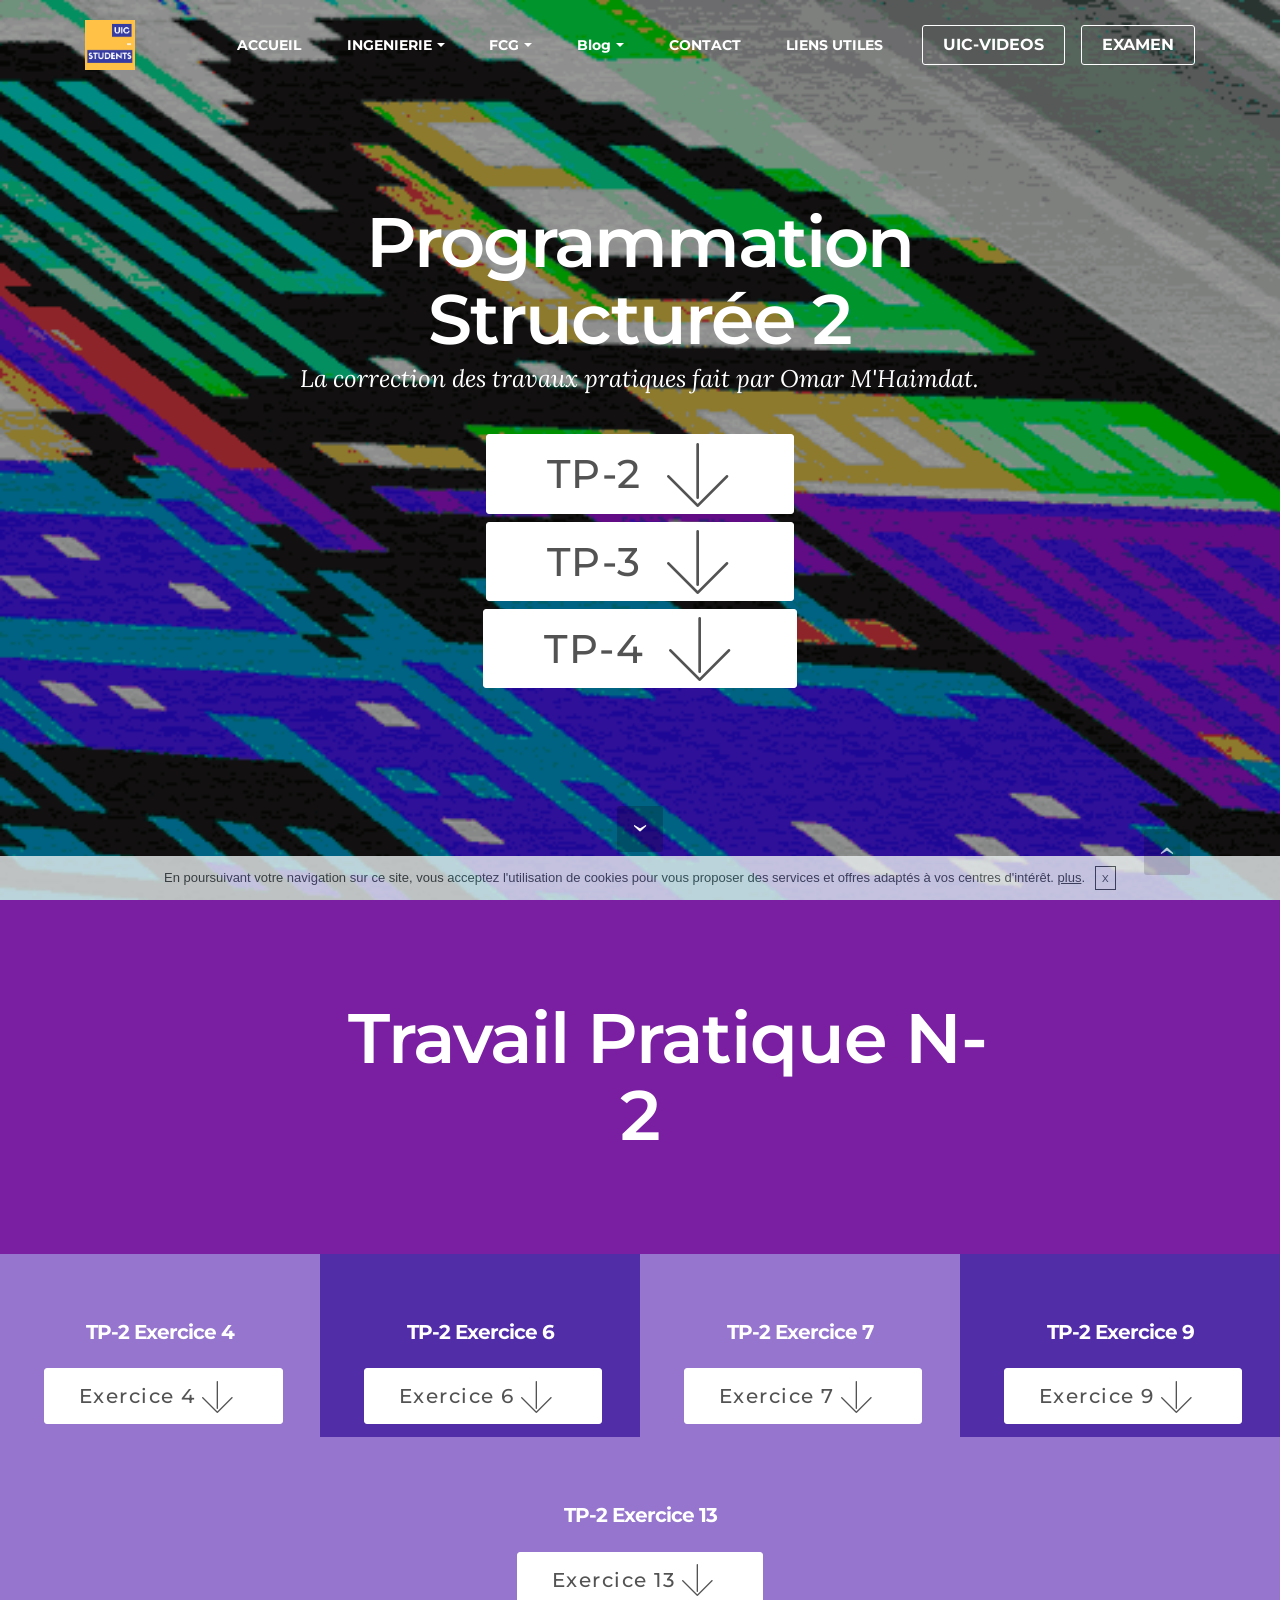
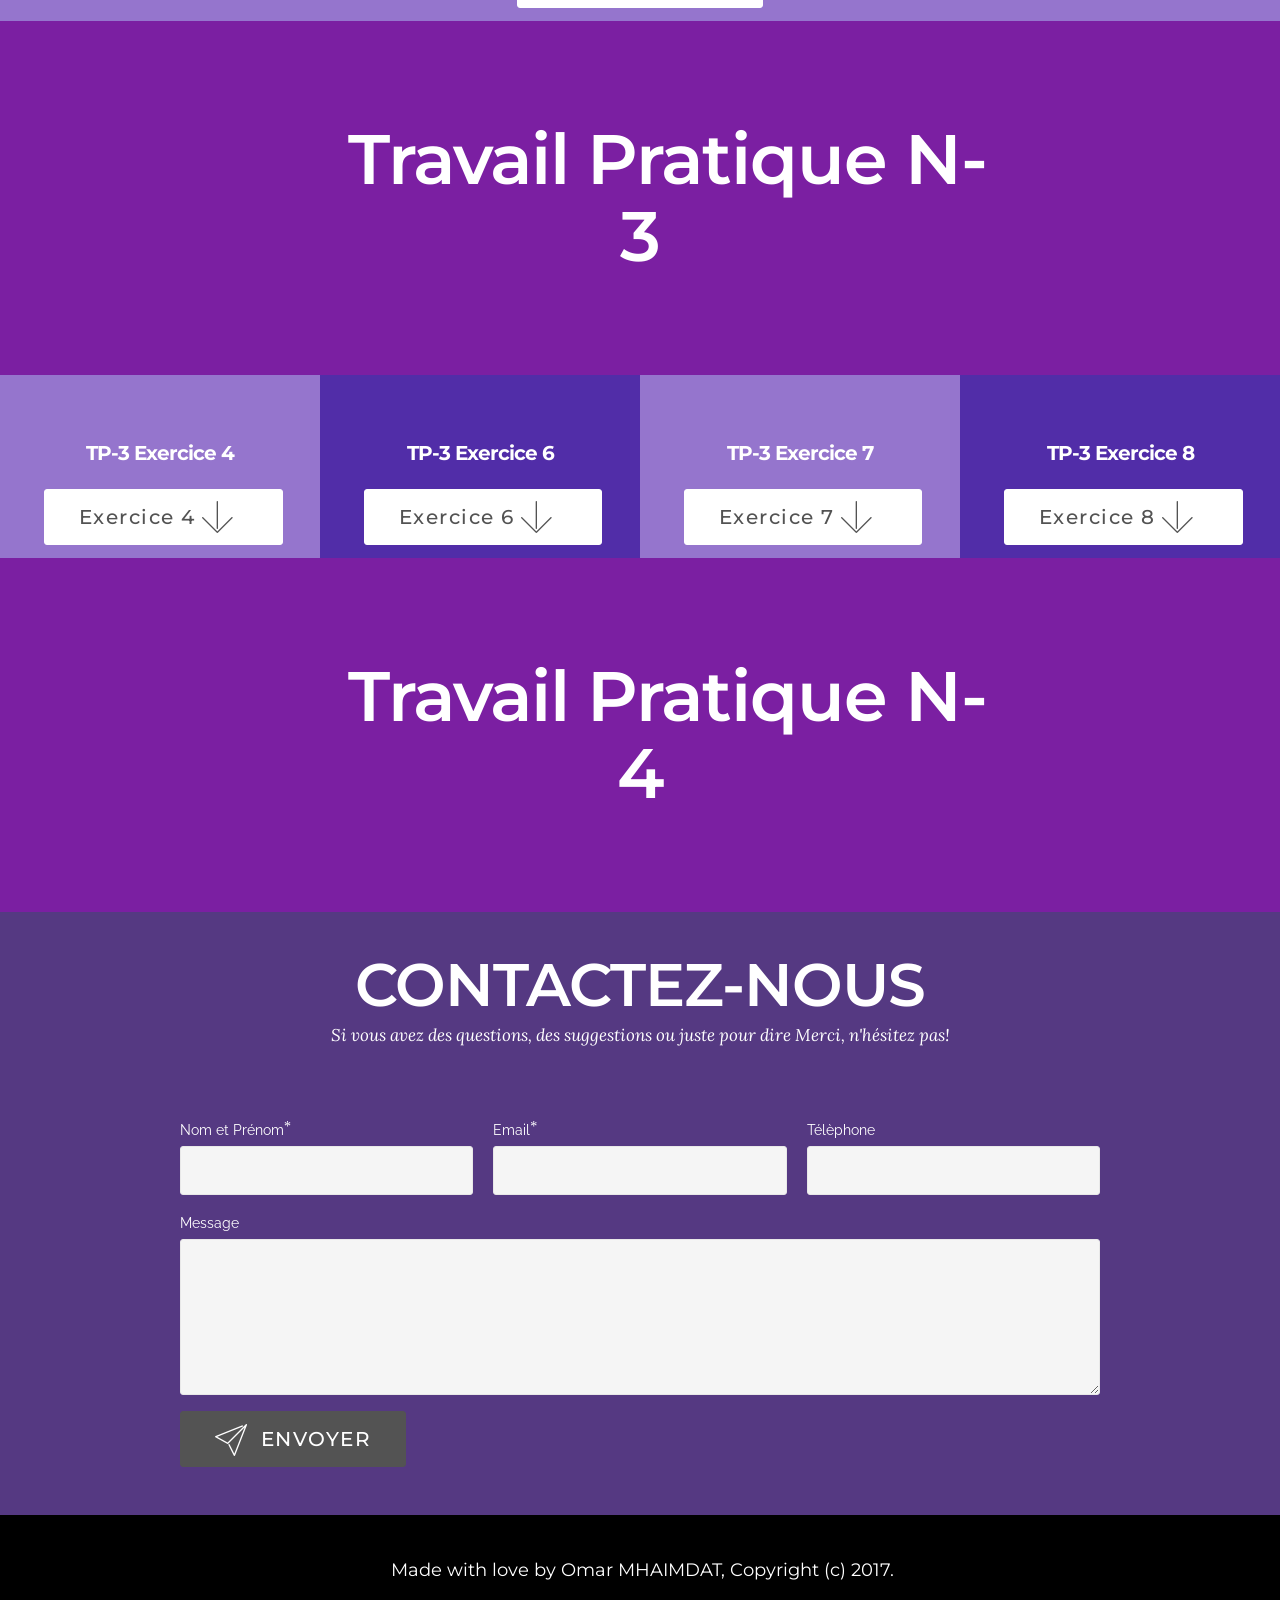
<file: CPI2_PS.html>
<!DOCTYPE html>
<html>

<!--
///////////////////////////////////////
//                                   //
// Made with love by Omar M'Haimdat  //
//                                   //
///////////////////////////////////////

-->

<!-- Start of Async Drift Code -->
<script>
!function() {
  var t;
  if (t = window.driftt = window.drift = window.driftt || [], !t.init) return t.invoked ? void (window.console && console.error && console.error("Drift snippet included twice.")) : (t.invoked = !0,
  t.methods = [ "identify", "config", "track", "reset", "debug", "show", "ping", "page", "hide", "off", "on" ],
  t.factory = function(e) {
    return function() {
      var n;
      return n = Array.prototype.slice.call(arguments), n.unshift(e), t.push(n), t;
    };
  }, t.methods.forEach(function(e) {
    t[e] = t.factory(e);
  }), t.load = function(t) {
    var e, n, o, i;
    e = 3e5, i = Math.ceil(new Date() / e) * e, o = document.createElement("script"),
    o.type = "text/javascript", o.async = !0, o.crossorigin = "anonymous", o.src = "https://js.driftt.com/include/" + i + "/" + t + ".js",
    n = document.getElementsByTagName("script")[0], n.parentNode.insertBefore(o, n);
  });
}();
drift.SNIPPET_VERSION = '0.3.1';
drift.load('7uhfkezcagg4');
</script>
<!-- End of Async Drift Code -->


<!-- Google Analytics -->
<script>
  (function(i,s,o,g,r,a,m){i['GoogleAnalyticsObject']=r;i[r]=i[r]||function(){
  (i[r].q=i[r].q||[]).push(arguments)},i[r].l=1*new Date();a=s.createElement(o),
  m=s.getElementsByTagName(o)[0];a.async=1;a.src=g;m.parentNode.insertBefore(a,m)
  })(window,document,'script','https://www.google-analytics.com/analytics.js','ga');

  ga('create', 'UA-91497908-1', 'auto');
  ga('send', 'pageview');

</script>
<!-- /Google Analytics -->




<head>
  <!--Omar M'Haimdat-->
  <meta charset="UTF-8">
  <meta http-equiv="X-UA-Compatible" content="IE=edge">
  <meta name="viewport" content="width=device-width, initial-scale=1">
  <link rel="shortcut icon" href="logo.png" type="image/x-icon">
  <meta name="description" content="Le corrigé des TPs de Programmmation Structurée 2">
  <title>Corrigé de Programmation Structurée 2</title>
  <link rel="stylesheet" href="https://fonts.googleapis.com/css?family=Lora:400,700,400italic,700italic&amp;subset=latin">
  <link rel="stylesheet" href="https://fonts.googleapis.com/css?family=Montserrat:400,700">
  <link rel="stylesheet" href="https://fonts.googleapis.com/css?family=Raleway:100,100i,200,200i,300,300i,400,400i,500,500i,600,600i,700,700i,800,800i,900,900i">
  <link rel="stylesheet" href="assets/bootstrap-material-design-font/css/material.css">
  <link rel="stylesheet" href="assets/web/assets/mobirise-icons/mobirise-icons.css">
  <link rel="stylesheet" href="assets/et-line-font-plugin/style.css">
  <link rel="stylesheet" href="assets/tether/tether.min.css">
  <link rel="stylesheet" href="assets/bootstrap/css/bootstrap.min.css">
  <link rel="stylesheet" href="assets/dropdown/css/style.css">
  <link rel="stylesheet" href="assets/animate.css/animate.min.css">
  <link rel="stylesheet" href="assets/theme/css/style.css">
  <link rel="stylesheet" href="assets/mobirise/css/mbr-additional.css" type="text/css">



</head>
<body>

<div id="pop-slap" style="display: none" data-hello-text="Aime notre page Facebook.com!" data-close-text="Merci, je l'aime déjà." data-timeout="2"><script type="text/javascript" src="http://surlapage.fr/script/popup.js?fb_url=https://www.facebook.com/uicstudents/&amp;fb_theme=dark&amp;chn=23512"></script></div>

<section id="menu-2x">

    <nav class="navbar navbar-dropdown bg-color transparent navbar-fixed-top">
        <div class="container">

            <div class="mbr-table">
                <div class="mbr-table-cell">

                    <div class="navbar-brand">
                        <a href="index.html" class="navbar-logo"><img src="logo.png" alt="logo"></a>

                    </div>

                </div>
                <div class="mbr-table-cell">

                    <button class="navbar-toggler pull-xs-right hidden-md-up" type="button" data-toggle="collapse" data-target="#exCollapsingNavbar">
                        <div class="hamburger-icon"></div>
                    </button>

                    <ul class="nav-dropdown collapse pull-xs-right nav navbar-nav navbar-toggleable-sm" id="exCollapsingNavbar">
                      <li class="nav-item"><a class="nav-link link" href="index.html">ACCUEIL</a></li>
                      <li class="nav-item dropdown">
                        <a class="nav-link link dropdown-toggle" data-toggle="dropdown-submenu" href="ingenierie.html" aria-expanded="false">INGENIERIE</a><div class="dropdown-menu"><div class="dropdown"><a class="dropdown-item dropdown-toggle" data-toggle="dropdown-submenu" href="CPI" aria-expanded="false">CPI</a>
                        <div class="dropdown-menu dropdown-submenu">
                        <a class="dropdown-item" href="CPI1.html" aria-expanded="false">CPI-1</a>
                        <a class="dropdown-item" href="CPI2.html" aria-expanded="false">CPI-2</a></div></div>
                        <a class="dropdown-item" href="tronc_commun.html" aria-expanded="false">TRONC COMMUN</a>
                        <li class="nav-item dropdown">
                          <a class="nav-link link dropdown-toggle" data-toggle="dropdown-submenu" href="management.html" aria-expanded="false">FCG</a><div class="dropdown-menu"><div class="dropdown"><a class="dropdown-item dropdown-toggle" data-toggle="dropdown-submenu" href="MNGT" aria-expanded="false">MNGT</a>
                          <div class="dropdown-menu dropdown-submenu">
                          <a class="dropdown-item" href="management1.html" aria-expanded="false">MNGT-1</a>
                          <a class="dropdown-item" href="management2.html" aria-expanded="false">MNGT-2</a></div></div>
                      <li class="nav-item dropdown"><a class="nav-link link dropdown-toggle" data-toggle="dropdown-submenu" href="" aria-expanded="false">Blog</a><div class="dropdown-menu">
                        <a class="dropdown-item" href="les_un_mois_du_site.html">Les 1 Mois du Site</a>
                        <a class="dropdown-item" href="statistiques_du_premier_mois.html">Statistiques du Premier Mois</a>
                        <a class="dropdown-item" href="84_jours_du_site.html">84 Jours pour sortir de l'attentisme !</a>
                      </li>
                      <li class="nav-item"><a class="nav-link link" href="index.html#form1-5">CONTACT</a></li>
                      <li class="nav-item"><a class="nav-link link" href="lien_utiles.html">LIENS UTILES</a></li>
                      <li class="nav-item nav-btn"><a class="nav-link btn btn-white-outline btn-white" href="http://uic-videos.ml" target="_blank">UIC-VIDEOS</a></li>
                      <li class="nav-item nav-btn"><a class="nav-link btn btn-white-outline btn-white" href="examen.html" target="_blank">EXAMEN</a></li>
                    </ul>
                    <button hidden="" class="navbar-toggler navbar-close" type="button" data-toggle="collapse" data-target="#exCollapsingNavbar">
                        <div class="close-icon"></div>
                    </button>

                </div>
            </div>

        </div>
    </nav>

</section>

<section class="engine"><a rel="external" href="https://mobirise.com"></a></section><section class="mbr-section mbr-section-hero mbr-section-full mbr-parallax-background mbr-section-with-arrow mbr-after-navbar" id="header5-5w" style="background-image: url(assets/images/PS1_comp.gif);">

    <div class="mbr-overlay" style="opacity: 0.4; background-color: rgb(0, 0, 0);"></div>

    <div class="mbr-table-cell">

        <div class="container">
            <div class="row">
                <div class="mbr-section col-md-10 col-md-offset-1 text-xs-center">

                    <h1 class="mbr-section-title display-1">Programmation Structurée 2</h1>
                    <p class="mbr-section-lead lead">La correction des travaux pratiques fait par Omar M'Haimdat.</p>
                    <div class="mbr-section-btn"><a class="btn btn-lg btn-white" href="#TP2" style="font-size: 40px;" >&nbsp;&nbsp;TP-2&nbsp;&nbsp;<span class="mbri-down mbr-iconfont mbr-iconfont-btn"></span></a></div>
                    <div class="mbr-section-btn"><a class="btn btn-lg btn-white" href="#TP3" style="font-size: 40px;" >&nbsp;&nbsp;TP-3&nbsp;&nbsp;<span class="mbri-down mbr-iconfont mbr-iconfont-btn"></span></a></div>
                    <div class="mbr-section-btn"><a class="btn btn-lg btn-white" href="#TP4" style="font-size: 40px;" >&nbsp;&nbsp;TP-4&nbsp;&nbsp;<span class="mbri-down mbr-iconfont mbr-iconfont-btn"></span></a></div>
                </div>
            </div>
        </div>
    </div>

    <div class="mbr-arrow mbr-arrow-floating" aria-hidden="true"><a href="#TP2"><i class="mbr-arrow-icon"></i></a></div>

</section>


<section class="mbr-section article" id="TP2" style="background-color: #7b1fa2; padding-top: 100px; padding-bottom: 100px;">


    <div class="container">
        <div class="row">
            <div class="col-md-8 col-md-offset-2 text-xs-center">
                <h3 class="mbr-section-title display-2" style="color: white; font-size: 70px;" >&nbsp; &nbsp;Travail Pratique N-2</h3>


            </div>
        </div>
    </div>

</section>

<section class="mbr-cards mbr-section mbr-section-nopadding" id="features2-5y" style="background-color: rgb(81, 45, 168);">

    <div class="mbr-cards-row row striped">

        <div class="mbr-cards-col col-xs-12 col-lg-4" style="padding-top: 5px; padding-bottom: 5px;">
            <div class="container">
                <div class="card cart-block">
                    <div class="card-img"><span class="etl-icon mbr-iconfont mbr-iconfont-features2" style="color: rgb(255, 255, 255);"></span></div>
                    <div class="card-block">
                        <h4 class="card-title">TP-2 Exercice 4</h4>

                        <div class="card-btn"><a href="https://slack-files.com/T2Z125SQ2-F4TMFT50U-c59e5d6dd7" class="btn btn-white" target="_blank">Exercice 4 <span class="mbri-down mbr-iconfont mbr-iconfont-btn"></span></a>  </div>


                    </div>
                </div>
            </div>
        </div>
        <div class="mbr-cards-col col-xs-12 col-lg-4" style="padding-top: 5px; padding-bottom: 5px;">
            <div class="container">
                <div class="card cart-block">
                    <div class="card-img"><span class=" mbr-iconfont mbr-iconfont-features2" style="color: rgb(255, 255, 255);"></span></div>
                    <div class="card-block">
                        <h4 class="card-title">TP-2 Exercice 6</h4>

                        <div class="card-btn"><a href="https://slack-files.com/T2Z125SQ2-F4SUYL5DW-0651b6eef7" class="btn btn-white" target="_blank">Exercice 6 <span class="mbri-down mbr-iconfont mbr-iconfont-btn"></span></a>  </div>

                    </div>
                </div>
            </div>
        </div>
        <div class="mbr-cards-col col-xs-12 col-lg-4" style="padding-top: 5px; padding-bottom: 5px;">
            <div class="container">
                <div class="card cart-block">
                    <div class="card-img"><span class="etl-icon mbr-iconfont mbr-iconfont-features2" style="color: rgb(255, 255, 255);"></span></div>
                    <div class="card-block">
                        <h4 class="card-title">TP-2 Exercice 7</h4>

                        <div class="card-btn"><a href="https://slack-files.com/T2Z125SQ2-F4UAZDJBY-cc76f57481" class="btn btn-white" target="_blank">Exercice 7 <span class="mbri-down mbr-iconfont mbr-iconfont-btn"></span></a>  </div>

                    </div>
                </div>
            </div>
        </div>
                <div class="mbr-cards-col col-xs-12 col-lg-4" style="padding-top: 5px; padding-bottom: 5px;">
            <div class="container">
                <div class="card cart-block">
                    <div class="card-img"><span class=" mbr-iconfont mbr-iconfont-features2" style="color: rgb(255, 255, 255);"></span></div>
                    <div class="card-block">
                        <h4 class="card-title">TP-2 Exercice 9</h4>

                        <div class="card-btn"><a href="https://slack-files.com/T2Z125SQ2-F4T0FVC73-2a92298981" class="btn btn-white" target="_blank">Exercice 9 <span class="mbri-down mbr-iconfont mbr-iconfont-btn"></span></a>  </div>

                    </div>
                </div>
            </div>
        </div>



    </div>
</section>
<section class="mbr-cards mbr-section mbr-section-nopadding" id="features2-5y" style="background-color: rgb(81, 45, 168);">

    <div class="mbr-cards-row row striped">

         <div class="mbr-cards-col col-xs-12 col-lg-4" style="padding-top: 5px; padding-bottom: 5px;">
            <div class="container">
                <div class="card cart-block">
                    <div class="card-img"><span class=" mbr-iconfont mbr-iconfont-features2" style="color: rgb(255, 255, 255);"></span></div>
                    <div class="card-block">
                        <h4 class="card-title">TP-2 Exercice 13</h4>

                        <div class="card-btn"><a href="https://slack-files.com/T2Z125SQ2-F4UBDKF9V-659a6f2226" class="btn btn-white" target="_blank">Exercice 13 <span class="mbri-down mbr-iconfont mbr-iconfont-btn"></span></a>  </div>

                    </div>
                </div>
            </div>
        </div>

    </div>
</section>


<section class="mbr-section article" id="TP3" style="background-color: #7b1fa2; padding-top: 100px; padding-bottom: 100px;">


    <div class="container">
        <div class="row">
            <div class="col-md-8 col-md-offset-2 text-xs-center">
                <h3 class="mbr-section-title display-2" style="color: white; font-size: 70px; " >&nbsp; &nbsp;Travail Pratique N-3</h3>


            </div>
        </div>
    </div>

</section>

<section class="mbr-cards mbr-section mbr-section-nopadding" id="features2-5y" style="background-color: rgb(81, 45, 168);">

    <div class="mbr-cards-row row striped">

        <div class="mbr-cards-col col-xs-12 col-lg-4" style="padding-top: 5px; padding-bottom: 5px;">
            <div class="container">
                <div class="card cart-block">
                    <div class="card-img"><span class="etl-icon mbr-iconfont mbr-iconfont-features2" style="color: rgb(255, 255, 255);"></span></div>
                    <div class="card-block">
                        <h4 class="card-title">TP-3 Exercice 4</h4>

                        <div class="card-btn"><a href="https://slack-files.com/T2Z125SQ2-F4TJGRRPD-61b805903a" class="btn btn-white" target="_blank">Exercice 4 <span class="mbri-down mbr-iconfont mbr-iconfont-btn"></span></a>  </div>


                    </div>
                </div>
            </div>
        </div>
        <div class="mbr-cards-col col-xs-12 col-lg-4" style="padding-top: 5px; padding-bottom: 5px;">
            <div class="container">
                <div class="card cart-block">
                    <div class="card-img"><span class=" mbr-iconfont mbr-iconfont-features2" style="color: rgb(255, 255, 255);"></span></div>
                    <div class="card-block">
                        <h4 class="card-title">TP-3 Exercice 6</h4>

                        <div class="card-btn"><a href="https://slack-files.com/T2Z125SQ2-F4TP570SZ-aa826e6763" class="btn btn-white" target="_blank">Exercice 6 <span class="mbri-down mbr-iconfont mbr-iconfont-btn"></span></a>  </div>

                    </div>
                </div>
            </div>
        </div>
        <div class="mbr-cards-col col-xs-12 col-lg-4" style="padding-top: 5px; padding-bottom: 5px;">
            <div class="container">
                <div class="card cart-block">
                    <div class="card-img"><span class="etl-icon mbr-iconfont mbr-iconfont-features2" style="color: rgb(255, 255, 255);"></span></div>
                    <div class="card-block">
                        <h4 class="card-title">TP-3 Exercice 7</h4>

                        <div class="card-btn"><a href="https://slack-files.com/T2Z125SQ2-F4TLHF4EN-5d99580ce2" class="btn btn-white" target="_blank">Exercice 7 <span class="mbri-down mbr-iconfont mbr-iconfont-btn"></span></a>  </div>

                    </div>
                </div>
            </div>
        </div>
                <div class="mbr-cards-col col-xs-12 col-lg-4" style="padding-top: 5px; padding-bottom: 5px;">
            <div class="container">
                <div class="card cart-block">
                    <div class="card-img"><span class=" mbr-iconfont mbr-iconfont-features2" style="color: rgb(255, 255, 255);"></span></div>
                    <div class="card-block">
                        <h4 class="card-title">TP-3 Exercice 8</h4>

                        <div class="card-btn"><a href="https://slack-files.com/T2Z125SQ2-F4TP6G8DB-a9ea19eb20" class="btn btn-white" target="_blank">Exercice 8 <span class="mbri-down mbr-iconfont mbr-iconfont-btn"></span></a>  </div>

                    </div>
                </div>
            </div>
        </div>


    </div>
</section>



<section class="mbr-section article" id="TP4" style="background-color: #7b1fa2; padding-top: 100px; padding-bottom: 100px;">


    <div class="container">
        <div class="row">
            <div class="col-md-8 col-md-offset-2 text-xs-center">
                <h3 class="mbr-section-title display-2" style="color: white; font-size: 70px; " >&nbsp; &nbsp;Travail Pratique N-4</h3>


            </div>
        </div>
    </div>

</section>

<section class="mbr-cards mbr-section mbr-section-nopadding" id="features2-5y" style="background-color: rgb(81, 45, 168);">

    <div class="mbr-cards-row row striped">





    </div>
</section>


<section class="mbr-section" id="form1-86" style="background-color: rgb(85, 57, 130); padding-top: 40px; padding-bottom: 40px;">

    <div class="mbr-section mbr-section__container mbr-section__container--middle">
        <div class="container">
            <div class="row">
                <div class="col-xs-12 text-xs-center">
                    <h3 class="mbr-section-title display-2">CONTACTEZ-NOUS</h3>
                    <small class="mbr-section-subtitle">Si vous avez des questions, des suggestions ou juste pour dire Merci, n'hésitez pas!</small>
                </div>
            </div>
        </div>
    </div>
    <div class="mbr-section mbr-section-nopadding">
        <div class="container">
            <div class="row">
                <div class="col-xs-12 col-lg-10 col-lg-offset-1" data-form-type="formoid">


                    <div data-form-alert="true">
                        <div hidden="" data-form-alert-success="true" class="alert alert-form alert-success text-xs-center">Nous vous contacterons dans les plus bréfs delai!</div>
                    </div>


                    <form action="https://mobirise.com/" method="post" data-form-title="CONTACTEZ-NOUS">

                        <input type="hidden" value="uJDyWOZTVqBhdBKAKZb/VUsGo7bMPbX2dxVQeYDlFFN0dTgOj9KB2fEmaLTUECudQnssTZqPwm8wIJNpG07tbKA1c6Wzcu5BvCmHztLlDbfRHdROTJF5ZKOVItkj/i9l" data-form-email="true">

                        <div class="row row-sm-offset">

                            <div class="col-xs-12 col-md-4">
                                <div class="form-group">
                                    <label class="form-control-label" for="form1-86-name">Nom et Prénom<span class="form-asterisk">*</span></label>
                                    <input type="text" class="form-control" name="name" required="" data-form-field="Name" id="form1-86-name">
                                </div>
                            </div>

                            <div class="col-xs-12 col-md-4">
                                <div class="form-group">
                                    <label class="form-control-label" for="form1-86-email">Email<span class="form-asterisk">*</span></label>
                                    <input type="email" class="form-control" name="email" required="" data-form-field="Email" id="form1-86-email">
                                </div>
                            </div>

                            <div class="col-xs-12 col-md-4">
                                <div class="form-group">
                                    <label class="form-control-label" for="form1-86-phone">Télèphone</label>
                                    <input type="tel" class="form-control" name="phone" data-form-field="Phone" id="form1-86-phone">
                                </div>
                            </div>

                        </div>

                        <div class="form-group">
                            <label class="form-control-label" for="form1-86-message">Message</label>
                            <textarea class="form-control" name="message" rows="7" data-form-field="Message" id="form1-86-message"></textarea>
                        </div>

                        <div><button type="submit" class="btn btn-black"><span class="mbri-paper-plane mbr-iconfont mbr-iconfont-btn"></span>ENVOYER</button></div>

                    </form>
                </div>
            </div>
        </div>
    </div>
</section>


<footer class="mbr-small-footer mbr-section mbr-section-nopadding" id="footer1-62" style="background-color: rgb(0, 0, 0); padding-top: 2.625rem; padding-bottom: 2.625rem;">

    <div class="container">
        <p class="text-xs-center">&nbsp;Made with love by Omar MHAIMDAT, Copyright (c) 2017.</p>
    </div>
</footer>


  <script src="assets/web/assets/jquery/jquery.min.js"></script>
  <script src="assets/tether/tether.min.js"></script>
  <script src="assets/bootstrap/js/bootstrap.min.js"></script>
  <script src="assets/smooth-scroll/SmoothScroll.js"></script>
  <script src="assets/cookies-alert-plugin/cookies-alert-core.js"></script>
  <script src="assets/cookies-alert-plugin/cookies-alert-script.js"></script>
  <script src="assets/dropdown/js/script.min.js"></script>
  <script src="assets/touchSwipe/jquery.touchSwipe.min.js"></script>
  <script src="assets/viewportChecker/jquery.viewportchecker.js"></script>
  <script src="assets/jarallax/jarallax.js"></script>
  <script src="assets/theme/js/script.js"></script>
  <script src="assets/formoid/formoid.min.js"></script>


  <input name="animation" type="hidden">
   <div id="scrollToTop" class="scrollToTop mbr-arrow-up"><a style="text-align: center;"><i class="mbr-arrow-up-icon"></i></a></div>
  <input name="cookieData" type="hidden" data-cookie-text="En poursuivant votre navigation sur ce site, vous acceptez l'utilisation de cookies pour vous proposer des services et offres adaptés à vos centres d'intérêt. <a href='https://chatra.io/privacy-policy/'>plus</a>.">
  </body>
</html>
</file>
<file: uicexamen/assets/css/ie9.css>
/*
	Forty by HTML5 UP
	html5up.net | @ajlkn
	Free for personal and commercial use under the CCA 3.0 license (html5up.net/license)
*/

/* Spotlights */

	.spotlights > section:after {
		content: '';
		display: block;
		clear: both;
	}

	.spotlights > section > .image {
		float: left;
	}

	.spotlights > section > .content {
		float: left;
	}

/* Tiles */

	.tiles:after {
		content: '';
		display: block;
		clear: both;
	}

	.tiles article {
		padding: 8em 4em 6em 4em ;
		float: left;
		height: auto;
		max-height: none;
		min-height: 0;
	}

/* Header */

	#header .logo {
		position: absolute;
		top: 0;
		left: 0;
	}

	#header nav {
		position: absolute;
		top: 0;
		right: 0;
	}

/* Banner */

	#banner {
		padding: 7em 0 4em 0 ;
		background-attachment: scroll;
		height: auto;
		max-height: none;
		min-height: 0;
	}

		#banner > .inner .content {
			display: block;
		}

			#banner > .inner .content > * {
				margin-left: 0;
				margin: 0 0 2em 0;
			}

		#banner.major {
			height: auto;
			max-height: none;
			min-height: 0;
		}

/* Contact */

	#contact:after {
		content: '';
		display: block;
		clear: both;
	}

	#contact > .inner > * {
		float: left;
	}

/* Menu */

	#menu .inner {
		margin: 0 auto;
	}
</file>
<file: uicexamen/assets/css/ie8.css>
/*
	Forty by HTML5 UP
	html5up.net | @ajlkn
	Free for personal and commercial use under the CCA 3.0 license (html5up.net/license)
*/

/* Button */

	.button {
		border: solid 2px !important;
	}

		.button.next {
			padding-right: 1.75em;
		}

			.button.next:before, .button.next:after {
				display: none;
			}

/* Tiles */

	.tiles article {
		width: 50%;
		-ms-behavior: url("assets/js/ie/backgroundsize.min.htc");
		background-size: cover;
	}

/* Banner */

	#banner {
		-ms-behavior: url("assets/js/ie/backgroundsize.min.htc");
	}

		#banner:after {
			display: none;
		}

/* Menu */

	#menu {
		background: #242943;
	}
</file>
<file: assets/bootstrap-material-design-font/css/material.css>
@font-face {
  font-family: 'Material-Design-Icons';
  src: url('../fonts/Material-Design-Icons.eot?3ocs8m');
  src: url('../fonts/Material-Design-Icons.eot?#iefix3ocs8m') format('embedded-opentype'), url('../fonts/Material-Design-Icons.woff?3ocs8m') format('woff'), url('../fonts/Material-Design-Icons.ttf?3ocs8m') format('truetype'), url('../fonts/Material-Design-Icons.svg?3ocs8m#Material-Design-Icons') format('svg');
  font-weight: normal;
  font-style: normal;
}
[class^="mdi-"],
[class*="mdi-"] {
  speak: none;
  display: inline-block;
  font-style: normal;
  font-variant:normal;
  font-weight:normal;
  /*font-size:24px;*/
  line-height:1;
  font-family:'Material-Design-Icons' !important;
  text-rendering: auto;
  
  -webkit-font-smoothing: antialiased;
  -moz-osx-font-smoothing: grayscale;
  -webkit-transform: translate(0, 0);
      -ms-transform: translate(0, 0);
          transform: translate(0, 0);
}
[class^="mdi-"]:before,
[class*="mdi-"]:before {
  display: inline-block;
  speak: none;
  text-decoration: inherit;
}
[class^="mdi-"].pull-left,
[class*="mdi-"].pull-left {
  margin-right: .3em;
}
[class^="mdi-"].pull-right,
[class*="mdi-"].pull-right {
  margin-left: .3em;
}
[class^="mdi-"].mdi-lg:before,
[class*="mdi-"].mdi-lg:before,
[class^="mdi-"].mdi-lg:after,
[class*="mdi-"].mdi-lg:after {
  font-size: 1.33333333em;
  line-height: 0.75em;
  vertical-align: -15%;
}
[class^="mdi-"].mdi-2x:before,
[class*="mdi-"].mdi-2x:before,
[class^="mdi-"].mdi-2x:after,
[class*="mdi-"].mdi-2x:after {
  font-size: 2em;
}
[class^="mdi-"].mdi-3x:before,
[class*="mdi-"].mdi-3x:before,
[class^="mdi-"].mdi-3x:after,
[class*="mdi-"].mdi-3x:after {
  font-size: 3em;
}
[class^="mdi-"].mdi-4x:before,
[class*="mdi-"].mdi-4x:before,
[class^="mdi-"].mdi-4x:after,
[class*="mdi-"].mdi-4x:after {
  font-size: 4em;
}
[class^="mdi-"].mdi-5x:before,
[class*="mdi-"].mdi-5x:before,
[class^="mdi-"].mdi-5x:after,
[class*="mdi-"].mdi-5x:after {
  font-size: 5em;
}
[class^="mdi-device-signal-cellular-"]:after,
[class^="mdi-device-battery-"]:after,
[class^="mdi-device-battery-charging-"]:after,
[class^="mdi-device-signal-cellular-connected-no-internet-"]:after,
[class^="mdi-device-signal-wifi-"]:after,
[class^="mdi-device-signal-wifi-statusbar-not-connected"]:after,
.mdi-device-network-wifi:after {
  opacity: .3;
  position: absolute;
  left: 0;
  top: 0;
  z-index: 1;
  display: inline-block;
  speak: none;
  text-decoration: inherit;
}
[class^="mdi-device-signal-cellular-"]:after {
  content: "\e758";
}
[class^="mdi-device-battery-"]:after {
  content: "\e735";
}
[class^="mdi-device-battery-charging-"]:after {
  content: "\e733";
}
[class^="mdi-device-signal-cellular-connected-no-internet-"]:after {
  content: "\e75d";
}
[class^="mdi-device-signal-wifi-"]:after,
.mdi-device-network-wifi:after {
  content: "\e765";
}
[class^="mdi-device-signal-wifi-statusbasr-not-connected"]:after {
  content: "\e8f7";
}
.mdi-device-signal-cellular-off:after,
.mdi-device-signal-cellular-null:after,
.mdi-device-signal-cellular-no-sim:after,
.mdi-device-signal-wifi-off:after,
.mdi-device-signal-wifi-4-bar:after,
.mdi-device-signal-cellular-4-bar:after,
.mdi-device-battery-alert:after,
.mdi-device-signal-cellular-connected-no-internet-4-bar:after,
.mdi-device-battery-std:after,
.mdi-device-battery-full .mdi-device-battery-unknown:after {
  content: "";
}
.mdi-fw {
  width: 1.28571429em;
  text-align: center;
}
.mdi-ul {
  padding-left: 0;
  margin-left: 2.14285714em;
  list-style-type: none;
}
.mdi-ul > li {
  position: relative;
}
.mdi-li {
  position: absolute;
  left: -2.14285714em;
  width: 2.14285714em;
  top: 0.14285714em;
  text-align: center;
}
.mdi-li.mdi-lg {
  left: -1.85714286em;
}
.mdi-border {
  padding: .2em .25em .15em;
  border: solid 0.08em #eeeeee;
  border-radius: .1em;
}
.mdi-spin {
  -webkit-animation: mdi-spin 2s infinite linear;
  animation: mdi-spin 2s infinite linear;
  -webkit-transform-origin: 50% 50%;
  -ms-transform-origin: 50% 50%;
      transform-origin: 50% 50%;
}
.mdi-pulse {
  -webkit-animation: mdi-spin 1s steps(8) infinite;
  animation: mdi-spin 1s steps(8) infinite;
  -webkit-transform-origin: 50% 50%;
  -ms-transform-origin: 50% 50%;
      transform-origin: 50% 50%;
}
@-webkit-keyframes mdi-spin {
  0% {
    -webkit-transform: rotate(0deg);
    transform: rotate(0deg);
  }
  100% {
    -webkit-transform: rotate(359deg);
    transform: rotate(359deg);
  }
}
@keyframes mdi-spin {
  0% {
    -webkit-transform: rotate(0deg);
    transform: rotate(0deg);
  }
  100% {
    -webkit-transform: rotate(359deg);
    transform: rotate(359deg);
  }
}
.mdi-rotate-90 {
  filter: progid:DXImageTransform.Microsoft.BasicImage(rotation=1);
  -webkit-transform: rotate(90deg);
  -ms-transform: rotate(90deg);
  transform: rotate(90deg);
}
.mdi-rotate-180 {
  filter: progid:DXImageTransform.Microsoft.BasicImage(rotation=2);
  -webkit-transform: rotate(180deg);
  -ms-transform: rotate(180deg);
  transform: rotate(180deg);
}
.mdi-rotate-270 {
  filter: progid:DXImageTransform.Microsoft.BasicImage(rotation=3);
  -webkit-transform: rotate(270deg);
  -ms-transform: rotate(270deg);
  transform: rotate(270deg);
}
.mdi-flip-horizontal {
  filter: progid:DXImageTransform.Microsoft.BasicImage(rotation=0, mirror=1);
  -webkit-transform: scale(-1, 1);
  -ms-transform: scale(-1, 1);
  transform: scale(-1, 1);
}
.mdi-flip-vertical {
  filter: progid:DXImageTransform.Microsoft.BasicImage(rotation=2, mirror=1);
  -webkit-transform: scale(1, -1);
  -ms-transform: scale(1, -1);
  transform: scale(1, -1);
}
:root .mdi-rotate-90,
:root .mdi-rotate-180,
:root .mdi-rotate-270,
:root .mdi-flip-horizontal,
:root .mdi-flip-vertical {
  -webkit-filter: none;
          filter: none;
}
.mdi-stack {
  position: relative;
  display: inline-block;
  width: 2em;
  height: 2em;
  line-height: 2em;
  vertical-align: middle;
}
.mdi-stack-1x,
.mdi-stack-2x {
  position: absolute;
  left: 0;
  width: 100%;
  text-align: center;
}
.mdi-stack-1x {
  line-height: inherit;
}
.mdi-stack-2x {
  font-size: 2em;
}
.mdi-inverse {
  color: #ffffff;
}
/* Start Icons */
.mdi-action-3d-rotation:before {
  content: "\e600";
}
.mdi-action-accessibility:before {
  content: "\e601";
}
.mdi-action-account-balance-wallet:before {
  content: "\e602";
}
.mdi-action-account-balance:before {
  content: "\e603";
}
.mdi-action-account-box:before {
  content: "\e604";
}
.mdi-action-account-child:before {
  content: "\e605";
}
.mdi-action-account-circle:before {
  content: "\e606";
}
.mdi-action-add-shopping-cart:before {
  content: "\e607";
}
.mdi-action-alarm-add:before {
  content: "\e608";
}
.mdi-action-alarm-off:before {
  content: "\e609";
}
.mdi-action-alarm-on:before {
  content: "\e60a";
}
.mdi-action-alarm:before {
  content: "\e60b";
}
.mdi-action-android:before {
  content: "\e60c";
}
.mdi-action-announcement:before {
  content: "\e60d";
}
.mdi-action-aspect-ratio:before {
  content: "\e60e";
}
.mdi-action-assessment:before {
  content: "\e60f";
}
.mdi-action-assignment-ind:before {
  content: "\e610";
}
.mdi-action-assignment-late:before {
  content: "\e611";
}
.mdi-action-assignment-return:before {
  content: "\e612";
}
.mdi-action-assignment-returned:before {
  content: "\e613";
}
.mdi-action-assignment-turned-in:before {
  content: "\e614";
}
.mdi-action-assignment:before {
  content: "\e615";
}
.mdi-action-autorenew:before {
  content: "\e616";
}
.mdi-action-backup:before {
  content: "\e617";
}
.mdi-action-book:before {
  content: "\e618";
}
.mdi-action-bookmark-outline:before {
  content: "\e619";
}
.mdi-action-bookmark:before {
  content: "\e61a";
}
.mdi-action-bug-report:before {
  content: "\e61b";
}
.mdi-action-cached:before {
  content: "\e61c";
}
.mdi-action-check-circle:before {
  content: "\e61d";
}
.mdi-action-class:before {
  content: "\e61e";
}
.mdi-action-credit-card:before {
  content: "\e61f";
}
.mdi-action-dashboard:before {
  content: "\e620";
}
.mdi-action-delete:before {
  content: "\e621";
}
.mdi-action-description:before {
  content: "\e622";
}
.mdi-action-dns:before {
  content: "\e623";
}
.mdi-action-done-all:before {
  content: "\e624";
}
.mdi-action-done:before {
  content: "\e625";
}
.mdi-action-event:before {
  content: "\e626";
}
.mdi-action-exit-to-app:before {
  content: "\e627";
}
.mdi-action-explore:before {
  content: "\e628";
}
.mdi-action-extension:before {
  content: "\e629";
}
.mdi-action-face-unlock:before {
  content: "\e62a";
}
.mdi-action-favorite-outline:before {
  content: "\e62b";
}
.mdi-action-favorite:before {
  content: "\e62c";
}
.mdi-action-find-in-page:before {
  content: "\e62d";
}
.mdi-action-find-replace:before {
  content: "\e62e";
}
.mdi-action-flip-to-back:before {
  content: "\e62f";
}
.mdi-action-flip-to-front:before {
  content: "\e630";
}
.mdi-action-get-app:before {
  content: "\e631";
}
.mdi-action-grade:before {
  content: "\e632";
}
.mdi-action-group-work:before {
  content: "\e633";
}
.mdi-action-help:before {
  content: "\e634";
}
.mdi-action-highlight-remove:before {
  content: "\e635";
}
.mdi-action-history:before {
  content: "\e636";
}
.mdi-action-home:before {
  content: "\e637";
}
.mdi-action-https:before {
  content: "\e638";
}
.mdi-action-info-outline:before {
  content: "\e639";
}
.mdi-action-info:before {
  content: "\e63a";
}
.mdi-action-input:before {
  content: "\e63b";
}
.mdi-action-invert-colors:before {
  content: "\e63c";
}
.mdi-action-label-outline:before {
  content: "\e63d";
}
.mdi-action-label:before {
  content: "\e63e";
}
.mdi-action-language:before {
  content: "\e63f";
}
.mdi-action-launch:before {
  content: "\e640";
}
.mdi-action-list:before {
  content: "\e641";
}
.mdi-action-lock-open:before {
  content: "\e642";
}
.mdi-action-lock-outline:before {
  content: "\e643";
}
.mdi-action-lock:before {
  content: "\e644";
}
.mdi-action-loyalty:before {
  content: "\e645";
}
.mdi-action-markunread-mailbox:before {
  content: "\e646";
}
.mdi-action-note-add:before {
  content: "\e647";
}
.mdi-action-open-in-browser:before {
  content: "\e648";
}
.mdi-action-open-in-new:before {
  content: "\e649";
}
.mdi-action-open-with:before {
  content: "\e64a";
}
.mdi-action-pageview:before {
  content: "\e64b";
}
.mdi-action-payment:before {
  content: "\e64c";
}
.mdi-action-perm-camera-mic:before {
  content: "\e64d";
}
.mdi-action-perm-contact-cal:before {
  content: "\e64e";
}
.mdi-action-perm-data-setting:before {
  content: "\e64f";
}
.mdi-action-perm-device-info:before {
  content: "\e650";
}
.mdi-action-perm-identity:before {
  content: "\e651";
}
.mdi-action-perm-media:before {
  content: "\e652";
}
.mdi-action-perm-phone-msg:before {
  content: "\e653";
}
.mdi-action-perm-scan-wifi:before {
  content: "\e654";
}
.mdi-action-picture-in-picture:before {
  content: "\e655";
}
.mdi-action-polymer:before {
  content: "\e656";
}
.mdi-action-print:before {
  content: "\e657";
}
.mdi-action-query-builder:before {
  content: "\e658";
}
.mdi-action-question-answer:before {
  content: "\e659";
}
.mdi-action-receipt:before {
  content: "\e65a";
}
.mdi-action-redeem:before {
  content: "\e65b";
}
.mdi-action-reorder:before {
  content: "\e65c";
}
.mdi-action-report-problem:before {
  content: "\e65d";
}
.mdi-action-restore:before {
  content: "\e65e";
}
.mdi-action-room:before {
  content: "\e65f";
}
.mdi-action-schedule:before {
  content: "\e660";
}
.mdi-action-search:before {
  content: "\e661";
}
.mdi-action-settings-applications:before {
  content: "\e662";
}
.mdi-action-settings-backup-restore:before {
  content: "\e663";
}
.mdi-action-settings-bluetooth:before {
  content: "\e664";
}
.mdi-action-settings-cell:before {
  content: "\e665";
}
.mdi-action-settings-display:before {
  content: "\e666";
}
.mdi-action-settings-ethernet:before {
  content: "\e667";
}
.mdi-action-settings-input-antenna:before {
  content: "\e668";
}
.mdi-action-settings-input-component:before {
  content: "\e669";
}
.mdi-action-settings-input-composite:before {
  content: "\e66a";
}
.mdi-action-settings-input-hdmi:before {
  content: "\e66b";
}
.mdi-action-settings-input-svideo:before {
  content: "\e66c";
}
.mdi-action-settings-overscan:before {
  content: "\e66d";
}
.mdi-action-settings-phone:before {
  content: "\e66e";
}
.mdi-action-settings-power:before {
  content: "\e66f";
}
.mdi-action-settings-remote:before {
  content: "\e670";
}
.mdi-action-settings-voice:before {
  content: "\e671";
}
.mdi-action-settings:before {
  content: "\e672";
}
.mdi-action-shop-two:before {
  content: "\e673";
}
.mdi-action-shop:before {
  content: "\e674";
}
.mdi-action-shopping-basket:before {
  content: "\e675";
}
.mdi-action-shopping-cart:before {
  content: "\e676";
}
.mdi-action-speaker-notes:before {
  content: "\e677";
}
.mdi-action-spellcheck:before {
  content: "\e678";
}
.mdi-action-star-rate:before {
  content: "\e679";
}
.mdi-action-stars:before {
  content: "\e67a";
}
.mdi-action-store:before {
  content: "\e67b";
}
.mdi-action-subject:before {
  content: "\e67c";
}
.mdi-action-supervisor-account:before {
  content: "\e67d";
}
.mdi-action-swap-horiz:before {
  content: "\e67e";
}
.mdi-action-swap-vert-circle:before {
  content: "\e67f";
}
.mdi-action-swap-vert:before {
  content: "\e680";
}
.mdi-action-system-update-tv:before {
  content: "\e681";
}
.mdi-action-tab-unselected:before {
  content: "\e682";
}
.mdi-action-tab:before {
  content: "\e683";
}
.mdi-action-theaters:before {
  content: "\e684";
}
.mdi-action-thumb-down:before {
  content: "\e685";
}
.mdi-action-thumb-up:before {
  content: "\e686";
}
.mdi-action-thumbs-up-down:before {
  content: "\e687";
}
.mdi-action-toc:before {
  content: "\e688";
}
.mdi-action-today:before {
  content: "\e689";
}
.mdi-action-track-changes:before {
  content: "\e68a";
}
.mdi-action-translate:before {
  content: "\e68b";
}
.mdi-action-trending-down:before {
  content: "\e68c";
}
.mdi-action-trending-neutral:before {
  content: "\e68d";
}
.mdi-action-trending-up:before {
  content: "\e68e";
}
.mdi-action-turned-in-not:before {
  content: "\e68f";
}
.mdi-action-turned-in:before {
  content: "\e690";
}
.mdi-action-verified-user:before {
  content: "\e691";
}
.mdi-action-view-agenda:before {
  content: "\e692";
}
.mdi-action-view-array:before {
  content: "\e693";
}
.mdi-action-view-carousel:before {
  content: "\e694";
}
.mdi-action-view-column:before {
  content: "\e695";
}
.mdi-action-view-day:before {
  content: "\e696";
}
.mdi-action-view-headline:before {
  content: "\e697";
}
.mdi-action-view-list:before {
  content: "\e698";
}
.mdi-action-view-module:before {
  content: "\e699";
}
.mdi-action-view-quilt:before {
  content: "\e69a";
}
.mdi-action-view-stream:before {
  content: "\e69b";
}
.mdi-action-view-week:before {
  content: "\e69c";
}
.mdi-action-visibility-off:before {
  content: "\e69d";
}
.mdi-action-visibility:before {
  content: "\e69e";
}
.mdi-action-wallet-giftcard:before {
  content: "\e69f";
}
.mdi-action-wallet-membership:before {
  content: "\e6a0";
}
.mdi-action-wallet-travel:before {
  content: "\e6a1";
}
.mdi-action-work:before {
  content: "\e6a2";
}
.mdi-alert-error:before {
  content: "\e6a3";
}
.mdi-alert-warning:before {
  content: "\e6a4";
}
.mdi-av-album:before {
  content: "\e6a5";
}
.mdi-av-closed-caption:before {
  content: "\e6a6";
}
.mdi-av-equalizer:before {
  content: "\e6a7";
}
.mdi-av-explicit:before {
  content: "\e6a8";
}
.mdi-av-fast-forward:before {
  content: "\e6a9";
}
.mdi-av-fast-rewind:before {
  content: "\e6aa";
}
.mdi-av-games:before {
  content: "\e6ab";
}
.mdi-av-hearing:before {
  content: "\e6ac";
}
.mdi-av-high-quality:before {
  content: "\e6ad";
}
.mdi-av-loop:before {
  content: "\e6ae";
}
.mdi-av-mic-none:before {
  content: "\e6af";
}
.mdi-av-mic-off:before {
  content: "\e6b0";
}
.mdi-av-mic:before {
  content: "\e6b1";
}
.mdi-av-movie:before {
  content: "\e6b2";
}
.mdi-av-my-library-add:before {
  content: "\e6b3";
}
.mdi-av-my-library-books:before {
  content: "\e6b4";
}
.mdi-av-my-library-music:before {
  content: "\e6b5";
}
.mdi-av-new-releases:before {
  content: "\e6b6";
}
.mdi-av-not-interested:before {
  content: "\e6b7";
}
.mdi-av-pause-circle-fill:before {
  content: "\e6b8";
}
.mdi-av-pause-circle-outline:before {
  content: "\e6b9";
}
.mdi-av-pause:before {
  content: "\e6ba";
}
.mdi-av-play-arrow:before {
  content: "\e6bb";
}
.mdi-av-play-circle-fill:before {
  content: "\e6bc";
}
.mdi-av-play-circle-outline:before {
  content: "\e6bd";
}
.mdi-av-play-shopping-bag:before {
  content: "\e6be";
}
.mdi-av-playlist-add:before {
  content: "\e6bf";
}
.mdi-av-queue-music:before {
  content: "\e6c0";
}
.mdi-av-queue:before {
  content: "\e6c1";
}
.mdi-av-radio:before {
  content: "\e6c2";
}
.mdi-av-recent-actors:before {
  content: "\e6c3";
}
.mdi-av-repeat-one:before {
  content: "\e6c4";
}
.mdi-av-repeat:before {
  content: "\e6c5";
}
.mdi-av-replay:before {
  content: "\e6c6";
}
.mdi-av-shuffle:before {
  content: "\e6c7";
}
.mdi-av-skip-next:before {
  content: "\e6c8";
}
.mdi-av-skip-previous:before {
  content: "\e6c9";
}
.mdi-av-snooze:before {
  content: "\e6ca";
}
.mdi-av-stop:before {
  content: "\e6cb";
}
.mdi-av-subtitles:before {
  content: "\e6cc";
}
.mdi-av-surround-sound:before {
  content: "\e6cd";
}
.mdi-av-timer:before {
  content: "\e6ce";
}
.mdi-av-video-collection:before {
  content: "\e6cf";
}
.mdi-av-videocam-off:before {
  content: "\e6d0";
}
.mdi-av-videocam:before {
  content: "\e6d1";
}
.mdi-av-volume-down:before {
  content: "\e6d2";
}
.mdi-av-volume-mute:before {
  content: "\e6d3";
}
.mdi-av-volume-off:before {
  content: "\e6d4";
}
.mdi-av-volume-up:before {
  content: "\e6d5";
}
.mdi-av-web:before {
  content: "\e6d6";
}
.mdi-communication-business:before {
  content: "\e6d7";
}
.mdi-communication-call-end:before {
  content: "\e6d8";
}
.mdi-communication-call-made:before {
  content: "\e6d9";
}
.mdi-communication-call-merge:before {
  content: "\e6da";
}
.mdi-communication-call-missed:before {
  content: "\e6db";
}
.mdi-communication-call-received:before {
  content: "\e6dc";
}
.mdi-communication-call-split:before {
  content: "\e6dd";
}
.mdi-communication-call:before {
  content: "\e6de";
}
.mdi-communication-chat:before {
  content: "\e6df";
}
.mdi-communication-clear-all:before {
  content: "\e6e0";
}
.mdi-communication-comment:before {
  content: "\e6e1";
}
.mdi-communication-contacts:before {
  content: "\e6e2";
}
.mdi-communication-dialer-sip:before {
  content: "\e6e3";
}
.mdi-communication-dialpad:before {
  content: "\e6e4";
}
.mdi-communication-dnd-on:before {
  content: "\e6e5";
}
.mdi-communication-email:before {
  content: "\e6e6";
}
.mdi-communication-forum:before {
  content: "\e6e7";
}
.mdi-communication-import-export:before {
  content: "\e6e8";
}
.mdi-communication-invert-colors-off:before {
  content: "\e6e9";
}
.mdi-communication-invert-colors-on:before {
  content: "\e6ea";
}
.mdi-communication-live-help:before {
  content: "\e6eb";
}
.mdi-communication-location-off:before {
  content: "\e6ec";
}
.mdi-communication-location-on:before {
  content: "\e6ed";
}
.mdi-communication-message:before {
  content: "\e6ee";
}
.mdi-communication-messenger:before {
  content: "\e6ef";
}
.mdi-communication-no-sim:before {
  content: "\e6f0";
}
.mdi-communication-phone:before {
  content: "\e6f1";
}
.mdi-communication-portable-wifi-off:before {
  content: "\e6f2";
}
.mdi-communication-quick-contacts-dialer:before {
  content: "\e6f3";
}
.mdi-communication-quick-contacts-mail:before {
  content: "\e6f4";
}
.mdi-communication-ring-volume:before {
  content: "\e6f5";
}
.mdi-communication-stay-current-landscape:before {
  content: "\e6f6";
}
.mdi-communication-stay-current-portrait:before {
  content: "\e6f7";
}
.mdi-communication-stay-primary-landscape:before {
  content: "\e6f8";
}
.mdi-communication-stay-primary-portrait:before {
  content: "\e6f9";
}
.mdi-communication-swap-calls:before {
  content: "\e6fa";
}
.mdi-communication-textsms:before {
  content: "\e6fb";
}
.mdi-communication-voicemail:before {
  content: "\e6fc";
}
.mdi-communication-vpn-key:before {
  content: "\e6fd";
}
.mdi-content-add-box:before {
  content: "\e6fe";
}
.mdi-content-add-circle-outline:before {
  content: "\e6ff";
}
.mdi-content-add-circle:before {
  content: "\e700";
}
.mdi-content-add:before {
  content: "\e701";
}
.mdi-content-archive:before {
  content: "\e702";
}
.mdi-content-backspace:before {
  content: "\e703";
}
.mdi-content-block:before {
  content: "\e704";
}
.mdi-content-clear:before {
  content: "\e705";
}
.mdi-content-content-copy:before {
  content: "\e706";
}
.mdi-content-content-cut:before {
  content: "\e707";
}
.mdi-content-content-paste:before {
  content: "\e708";
}
.mdi-content-create:before {
  content: "\e709";
}
.mdi-content-drafts:before {
  content: "\e70a";
}
.mdi-content-filter-list:before {
  content: "\e70b";
}
.mdi-content-flag:before {
  content: "\e70c";
}
.mdi-content-forward:before {
  content: "\e70d";
}
.mdi-content-gesture:before {
  content: "\e70e";
}
.mdi-content-inbox:before {
  content: "\e70f";
}
.mdi-content-link:before {
  content: "\e710";
}
.mdi-content-mail:before {
  content: "\e711";
}
.mdi-content-markunread:before {
  content: "\e712";
}
.mdi-content-redo:before {
  content: "\e713";
}
.mdi-content-remove-circle-outline:before {
  content: "\e714";
}
.mdi-content-remove-circle:before {
  content: "\e715";
}
.mdi-content-remove:before {
  content: "\e716";
}
.mdi-content-reply-all:before {
  content: "\e717";
}
.mdi-content-reply:before {
  content: "\e718";
}
.mdi-content-report:before {
  content: "\e719";
}
.mdi-content-save:before {
  content: "\e71a";
}
.mdi-content-select-all:before {
  content: "\e71b";
}
.mdi-content-send:before {
  content: "\e71c";
}
.mdi-content-sort:before {
  content: "\e71d";
}
.mdi-content-text-format:before {
  content: "\e71e";
}
.mdi-content-undo:before {
  content: "\e71f";
}
.mdi-editor-attach-file:before {
  content: "\e776";
}
.mdi-editor-attach-money:before {
  content: "\e777";
}
.mdi-editor-border-all:before {
  content: "\e778";
}
.mdi-editor-border-bottom:before {
  content: "\e779";
}
.mdi-editor-border-clear:before {
  content: "\e77a";
}
.mdi-editor-border-color:before {
  content: "\e77b";
}
.mdi-editor-border-horizontal:before {
  content: "\e77c";
}
.mdi-editor-border-inner:before {
  content: "\e77d";
}
.mdi-editor-border-left:before {
  content: "\e77e";
}
.mdi-editor-border-outer:before {
  content: "\e77f";
}
.mdi-editor-border-right:before {
  content: "\e780";
}
.mdi-editor-border-style:before {
  content: "\e781";
}
.mdi-editor-border-top:before {
  content: "\e782";
}
.mdi-editor-border-vertical:before {
  content: "\e783";
}
.mdi-editor-format-align-center:before {
  content: "\e784";
}
.mdi-editor-format-align-justify:before {
  content: "\e785";
}
.mdi-editor-format-align-left:before {
  content: "\e786";
}
.mdi-editor-format-align-right:before {
  content: "\e787";
}
.mdi-editor-format-bold:before {
  content: "\e788";
}
.mdi-editor-format-clear:before {
  content: "\e789";
}
.mdi-editor-format-color-fill:before {
  content: "\e78a";
}
.mdi-editor-format-color-reset:before {
  content: "\e78b";
}
.mdi-editor-format-color-text:before {
  content: "\e78c";
}
.mdi-editor-format-indent-decrease:before {
  content: "\e78d";
}
.mdi-editor-format-indent-increase:before {
  content: "\e78e";
}
.mdi-editor-format-italic:before {
  content: "\e78f";
}
.mdi-editor-format-line-spacing:before {
  content: "\e790";
}
.mdi-editor-format-list-bulleted:before {
  content: "\e791";
}
.mdi-editor-format-list-numbered:before {
  content: "\e792";
}
.mdi-editor-format-paint:before {
  content: "\e793";
}
.mdi-editor-format-quote:before {
  content: "\e794";
}
.mdi-editor-format-size:before {
  content: "\e795";
}
.mdi-editor-format-strikethrough:before {
  content: "\e796";
}
.mdi-editor-format-textdirection-l-to-r:before {
  content: "\e797";
}
.mdi-editor-format-textdirection-r-to-l:before {
  content: "\e798";
}
.mdi-editor-format-underline:before {
  content: "\e799";
}
.mdi-editor-functions:before {
  content: "\e79a";
}
.mdi-editor-insert-chart:before {
  content: "\e79b";
}
.mdi-editor-insert-comment:before {
  content: "\e79c";
}
.mdi-editor-insert-drive-file:before {
  content: "\e79d";
}
.mdi-editor-insert-emoticon:before {
  content: "\e79e";
}
.mdi-editor-insert-invitation:before {
  content: "\e79f";
}
.mdi-editor-insert-link:before {
  content: "\e7a0";
}
.mdi-editor-insert-photo:before {
  content: "\e7a1";
}
.mdi-editor-merge-type:before {
  content: "\e7a2";
}
.mdi-editor-mode-comment:before {
  content: "\e7a3";
}
.mdi-editor-mode-edit:before {
  content: "\e7a4";
}
.mdi-editor-publish:before {
  content: "\e7a5";
}
.mdi-editor-vertical-align-bottom:before {
  content: "\e7a6";
}
.mdi-editor-vertical-align-center:before {
  content: "\e7a7";
}
.mdi-editor-vertical-align-top:before {
  content: "\e7a8";
}
.mdi-editor-wrap-text:before {
  content: "\e7a9";
}
.mdi-file-attachment:before {
  content: "\e7aa";
}
.mdi-file-cloud-circle:before {
  content: "\e7ab";
}
.mdi-file-cloud-done:before {
  content: "\e7ac";
}
.mdi-file-cloud-download:before {
  content: "\e7ad";
}
.mdi-file-cloud-off:before {
  content: "\e7ae";
}
.mdi-file-cloud-queue:before {
  content: "\e7af";
}
.mdi-file-cloud-upload:before {
  content: "\e7b0";
}
.mdi-file-cloud:before {
  content: "\e7b1";
}
.mdi-file-file-download:before {
  content: "\e7b2";
}
.mdi-file-file-upload:before {
  content: "\e7b3";
}
.mdi-file-folder-open:before {
  content: "\e7b4";
}
.mdi-file-folder-shared:before {
  content: "\e7b5";
}
.mdi-file-folder:before {
  content: "\e7b6";
}
.mdi-device-access-alarm:before {
  content: "\e720";
}
.mdi-device-access-alarms:before {
  content: "\e721";
}
.mdi-device-access-time:before {
  content: "\e722";
}
.mdi-device-add-alarm:before {
  content: "\e723";
}
.mdi-device-airplanemode-off:before {
  content: "\e724";
}
.mdi-device-airplanemode-on:before {
  content: "\e725";
}
.mdi-device-battery-20:before {
  content: "\e726";
}
.mdi-device-battery-30:before {
  content: "\e727";
}
.mdi-device-battery-50:before {
  content: "\e728";
}
.mdi-device-battery-60:before {
  content: "\e729";
}
.mdi-device-battery-80:before {
  content: "\e72a";
}
.mdi-device-battery-90:before {
  content: "\e72b";
}
.mdi-device-battery-alert:before {
  content: "\e72c";
}
.mdi-device-battery-charging-20:before {
  content: "\e72d";
}
.mdi-device-battery-charging-30:before {
  content: "\e72e";
}
.mdi-device-battery-charging-50:before {
  content: "\e72f";
}
.mdi-device-battery-charging-60:before {
  content: "\e730";
}
.mdi-device-battery-charging-80:before {
  content: "\e731";
}
.mdi-device-battery-charging-90:before {
  content: "\e732";
}
.mdi-device-battery-charging-full:before {
  content: "\e733";
}
.mdi-device-battery-full:before {
  content: "\e734";
}
.mdi-device-battery-std:before {
  content: "\e735";
}
.mdi-device-battery-unknown:before {
  content: "\e736";
}
.mdi-device-bluetooth-connected:before {
  content: "\e737";
}
.mdi-device-bluetooth-disabled:before {
  content: "\e738";
}
.mdi-device-bluetooth-searching:before {
  content: "\e739";
}
.mdi-device-bluetooth:before {
  content: "\e73a";
}
.mdi-device-brightness-auto:before {
  content: "\e73b";
}
.mdi-device-brightness-high:before {
  content: "\e73c";
}
.mdi-device-brightness-low:before {
  content: "\e73d";
}
.mdi-device-brightness-medium:before {
  content: "\e73e";
}
.mdi-device-data-usage:before {
  content: "\e73f";
}
.mdi-device-developer-mode:before {
  content: "\e740";
}
.mdi-device-devices:before {
  content: "\e741";
}
.mdi-device-dvr:before {
  content: "\e742";
}
.mdi-device-gps-fixed:before {
  content: "\e743";
}
.mdi-device-gps-not-fixed:before {
  content: "\e744";
}
.mdi-device-gps-off:before {
  content: "\e745";
}
.mdi-device-location-disabled:before {
  content: "\e746";
}
.mdi-device-location-searching:before {
  content: "\e747";
}
.mdi-device-multitrack-audio:before {
  content: "\e748";
}
.mdi-device-network-cell:before {
  content: "\e749";
}
.mdi-device-network-wifi:before {
  content: "\e74a";
}
.mdi-device-nfc:before {
  content: "\e74b";
}
.mdi-device-now-wallpaper:before {
  content: "\e74c";
}
.mdi-device-now-widgets:before {
  content: "\e74d";
}
.mdi-device-screen-lock-landscape:before {
  content: "\e74e";
}
.mdi-device-screen-lock-portrait:before {
  content: "\e74f";
}
.mdi-device-screen-lock-rotation:before {
  content: "\e750";
}
.mdi-device-screen-rotation:before {
  content: "\e751";
}
.mdi-device-sd-storage:before {
  content: "\e752";
}
.mdi-device-settings-system-daydream:before {
  content: "\e753";
}
.mdi-device-signal-cellular-0-bar:before {
  content: "\e754";
}
.mdi-device-signal-cellular-1-bar:before {
  content: "\e755";
}
.mdi-device-signal-cellular-2-bar:before {
  content: "\e756";
}
.mdi-device-signal-cellular-3-bar:before {
  content: "\e757";
}
.mdi-device-signal-cellular-4-bar:before {
  content: "\e758";
}
.mdi-signal-wifi-statusbar-connected-no-internet-after:before {
  content: "\e8f6";
}
.mdi-device-signal-cellular-connected-no-internet-0-bar:before {
  content: "\e759";
}
.mdi-device-signal-cellular-connected-no-internet-1-bar:before {
  content: "\e75a";
}
.mdi-device-signal-cellular-connected-no-internet-2-bar:before {
  content: "\e75b";
}
.mdi-device-signal-cellular-connected-no-internet-3-bar:before {
  content: "\e75c";
}
.mdi-device-signal-cellular-connected-no-internet-4-bar:before {
  content: "\e75d";
}
.mdi-device-signal-cellular-no-sim:before {
  content: "\e75e";
}
.mdi-device-signal-cellular-null:before {
  content: "\e75f";
}
.mdi-device-signal-cellular-off:before {
  content: "\e760";
}
.mdi-device-signal-wifi-0-bar:before {
  content: "\e761";
}
.mdi-device-signal-wifi-1-bar:before {
  content: "\e762";
}
.mdi-device-signal-wifi-2-bar:before {
  content: "\e763";
}
.mdi-device-signal-wifi-3-bar:before {
  content: "\e764";
}
.mdi-device-signal-wifi-4-bar:before {
  content: "\e765";
}
.mdi-device-signal-wifi-off:before {
  content: "\e766";
}
.mdi-device-signal-wifi-statusbar-1-bar:before {
  content: "\e767";
}
.mdi-device-signal-wifi-statusbar-2-bar:before {
  content: "\e768";
}
.mdi-device-signal-wifi-statusbar-3-bar:before {
  content: "\e769";
}
.mdi-device-signal-wifi-statusbar-4-bar:before {
  content: "\e76a";
}
.mdi-device-signal-wifi-statusbar-connected-no-internet-:before {
  content: "\e76b";
}
.mdi-device-signal-wifi-statusbar-connected-no-internet:before {
  content: "\e76f";
}
.mdi-device-signal-wifi-statusbar-connected-no-internet-2:before {
  content: "\e76c";
}
.mdi-device-signal-wifi-statusbar-connected-no-internet-3:before {
  content: "\e76d";
}
.mdi-device-signal-wifi-statusbar-connected-no-internet-4:before {
  content: "\e76e";
}
.mdi-signal-wifi-statusbar-not-connected-after:before {
  content: "\e8f7";
}
.mdi-device-signal-wifi-statusbar-not-connected:before {
  content: "\e770";
}
.mdi-device-signal-wifi-statusbar-null:before {
  content: "\e771";
}
.mdi-device-storage:before {
  content: "\e772";
}
.mdi-device-usb:before {
  content: "\e773";
}
.mdi-device-wifi-lock:before {
  content: "\e774";
}
.mdi-device-wifi-tethering:before {
  content: "\e775";
}
.mdi-hardware-cast-connected:before {
  content: "\e7b7";
}
.mdi-hardware-cast:before {
  content: "\e7b8";
}
.mdi-hardware-computer:before {
  content: "\e7b9";
}
.mdi-hardware-desktop-mac:before {
  content: "\e7ba";
}
.mdi-hardware-desktop-windows:before {
  content: "\e7bb";
}
.mdi-hardware-dock:before {
  content: "\e7bc";
}
.mdi-hardware-gamepad:before {
  content: "\e7bd";
}
.mdi-hardware-headset-mic:before {
  content: "\e7be";
}
.mdi-hardware-headset:before {
  content: "\e7bf";
}
.mdi-hardware-keyboard-alt:before {
  content: "\e7c0";
}
.mdi-hardware-keyboard-arrow-down:before {
  content: "\e7c1";
}
.mdi-hardware-keyboard-arrow-left:before {
  content: "\e7c2";
}
.mdi-hardware-keyboard-arrow-right:before {
  content: "\e7c3";
}
.mdi-hardware-keyboard-arrow-up:before {
  content: "\e7c4";
}
.mdi-hardware-keyboard-backspace:before {
  content: "\e7c5";
}
.mdi-hardware-keyboard-capslock:before {
  content: "\e7c6";
}
.mdi-hardware-keyboard-control:before {
  content: "\e7c7";
}
.mdi-hardware-keyboard-hide:before {
  content: "\e7c8";
}
.mdi-hardware-keyboard-return:before {
  content: "\e7c9";
}
.mdi-hardware-keyboard-tab:before {
  content: "\e7ca";
}
.mdi-hardware-keyboard-voice:before {
  content: "\e7cb";
}
.mdi-hardware-keyboard:before {
  content: "\e7cc";
}
.mdi-hardware-laptop-chromebook:before {
  content: "\e7cd";
}
.mdi-hardware-laptop-mac:before {
  content: "\e7ce";
}
.mdi-hardware-laptop-windows:before {
  content: "\e7cf";
}
.mdi-hardware-laptop:before {
  content: "\e7d0";
}
.mdi-hardware-memory:before {
  content: "\e7d1";
}
.mdi-hardware-mouse:before {
  content: "\e7d2";
}
.mdi-hardware-phone-android:before {
  content: "\e7d3";
}
.mdi-hardware-phone-iphone:before {
  content: "\e7d4";
}
.mdi-hardware-phonelink-off:before {
  content: "\e7d5";
}
.mdi-hardware-phonelink:before {
  content: "\e7d6";
}
.mdi-hardware-security:before {
  content: "\e7d7";
}
.mdi-hardware-sim-card:before {
  content: "\e7d8";
}
.mdi-hardware-smartphone:before {
  content: "\e7d9";
}
.mdi-hardware-speaker:before {
  content: "\e7da";
}
.mdi-hardware-tablet-android:before {
  content: "\e7db";
}
.mdi-hardware-tablet-mac:before {
  content: "\e7dc";
}
.mdi-hardware-tablet:before {
  content: "\e7dd";
}
.mdi-hardware-tv:before {
  content: "\e7de";
}
.mdi-hardware-watch:before {
  content: "\e7df";
}
.mdi-image-add-to-photos:before {
  content: "\e7e0";
}
.mdi-image-adjust:before {
  content: "\e7e1";
}
.mdi-image-assistant-photo:before {
  content: "\e7e2";
}
.mdi-image-audiotrack:before {
  content: "\e7e3";
}
.mdi-image-blur-circular:before {
  content: "\e7e4";
}
.mdi-image-blur-linear:before {
  content: "\e7e5";
}
.mdi-image-blur-off:before {
  content: "\e7e6";
}
.mdi-image-blur-on:before {
  content: "\e7e7";
}
.mdi-image-brightness-1:before {
  content: "\e7e8";
}
.mdi-image-brightness-2:before {
  content: "\e7e9";
}
.mdi-image-brightness-3:before {
  content: "\e7ea";
}
.mdi-image-brightness-4:before {
  content: "\e7eb";
}
.mdi-image-brightness-5:before {
  content: "\e7ec";
}
.mdi-image-brightness-6:before {
  content: "\e7ed";
}
.mdi-image-brightness-7:before {
  content: "\e7ee";
}
.mdi-image-brush:before {
  content: "\e7ef";
}
.mdi-image-camera-alt:before {
  content: "\e7f0";
}
.mdi-image-camera-front:before {
  content: "\e7f1";
}
.mdi-image-camera-rear:before {
  content: "\e7f2";
}
.mdi-image-camera-roll:before {
  content: "\e7f3";
}
.mdi-image-camera:before {
  content: "\e7f4";
}
.mdi-image-center-focus-strong:before {
  content: "\e7f5";
}
.mdi-image-center-focus-weak:before {
  content: "\e7f6";
}
.mdi-image-collections:before {
  content: "\e7f7";
}
.mdi-image-color-lens:before {
  content: "\e7f8";
}
.mdi-image-colorize:before {
  content: "\e7f9";
}
.mdi-image-compare:before {
  content: "\e7fa";
}
.mdi-image-control-point-duplicate:before {
  content: "\e7fb";
}
.mdi-image-control-point:before {
  content: "\e7fc";
}
.mdi-image-crop-3-2:before {
  content: "\e7fd";
}
.mdi-image-crop-5-4:before {
  content: "\e7fe";
}
.mdi-image-crop-7-5:before {
  content: "\e7ff";
}
.mdi-image-crop-16-9:before {
  content: "\e800";
}
.mdi-image-crop-din:before {
  content: "\e801";
}
.mdi-image-crop-free:before {
  content: "\e802";
}
.mdi-image-crop-landscape:before {
  content: "\e803";
}
.mdi-image-crop-original:before {
  content: "\e804";
}
.mdi-image-crop-portrait:before {
  content: "\e805";
}
.mdi-image-crop-square:before {
  content: "\e806";
}
.mdi-image-crop:before {
  content: "\e807";
}
.mdi-image-dehaze:before {
  content: "\e808";
}
.mdi-image-details:before {
  content: "\e809";
}
.mdi-image-edit:before {
  content: "\e80a";
}
.mdi-image-exposure-minus-1:before {
  content: "\e80b";
}
.mdi-image-exposure-minus-2:before {
  content: "\e80c";
}
.mdi-image-exposure-plus-1:before {
  content: "\e80d";
}
.mdi-image-exposure-plus-2:before {
  content: "\e80e";
}
.mdi-image-exposure-zero:before {
  content: "\e80f";
}
.mdi-image-exposure:before {
  content: "\e810";
}
.mdi-image-filter-1:before {
  content: "\e811";
}
.mdi-image-filter-2:before {
  content: "\e812";
}
.mdi-image-filter-3:before {
  content: "\e813";
}
.mdi-image-filter-4:before {
  content: "\e814";
}
.mdi-image-filter-5:before {
  content: "\e815";
}
.mdi-image-filter-6:before {
  content: "\e816";
}
.mdi-image-filter-7:before {
  content: "\e817";
}
.mdi-image-filter-8:before {
  content: "\e818";
}
.mdi-image-filter-9-plus:before {
  content: "\e819";
}
.mdi-image-filter-9:before {
  content: "\e81a";
}
.mdi-image-filter-b-and-w:before {
  content: "\e81b";
}
.mdi-image-filter-center-focus:before {
  content: "\e81c";
}
.mdi-image-filter-drama:before {
  content: "\e81d";
}
.mdi-image-filter-frames:before {
  content: "\e81e";
}
.mdi-image-filter-hdr:before {
  content: "\e81f";
}
.mdi-image-filter-none:before {
  content: "\e820";
}
.mdi-image-filter-tilt-shift:before {
  content: "\e821";
}
.mdi-image-filter-vintage:before {
  content: "\e822";
}
.mdi-image-filter:before {
  content: "\e823";
}
.mdi-image-flare:before {
  content: "\e824";
}
.mdi-image-flash-auto:before {
  content: "\e825";
}
.mdi-image-flash-off:before {
  content: "\e826";
}
.mdi-image-flash-on:before {
  content: "\e827";
}
.mdi-image-flip:before {
  content: "\e828";
}
.mdi-image-gradient:before {
  content: "\e829";
}
.mdi-image-grain:before {
  content: "\e82a";
}
.mdi-image-grid-off:before {
  content: "\e82b";
}
.mdi-image-grid-on:before {
  content: "\e82c";
}
.mdi-image-hdr-off:before {
  content: "\e82d";
}
.mdi-image-hdr-on:before {
  content: "\e82e";
}
.mdi-image-hdr-strong:before {
  content: "\e82f";
}
.mdi-image-hdr-weak:before {
  content: "\e830";
}
.mdi-image-healing:before {
  content: "\e831";
}
.mdi-image-image-aspect-ratio:before {
  content: "\e832";
}
.mdi-image-image:before {
  content: "\e833";
}
.mdi-image-iso:before {
  content: "\e834";
}
.mdi-image-landscape:before {
  content: "\e835";
}
.mdi-image-leak-add:before {
  content: "\e836";
}
.mdi-image-leak-remove:before {
  content: "\e837";
}
.mdi-image-lens:before {
  content: "\e838";
}
.mdi-image-looks-3:before {
  content: "\e839";
}
.mdi-image-looks-4:before {
  content: "\e83a";
}
.mdi-image-looks-5:before {
  content: "\e83b";
}
.mdi-image-looks-6:before {
  content: "\e83c";
}
.mdi-image-looks-one:before {
  content: "\e83d";
}
.mdi-image-looks-two:before {
  content: "\e83e";
}
.mdi-image-looks:before {
  content: "\e83f";
}
.mdi-image-loupe:before {
  content: "\e840";
}
.mdi-image-movie-creation:before {
  content: "\e841";
}
.mdi-image-nature-people:before {
  content: "\e842";
}
.mdi-image-nature:before {
  content: "\e843";
}
.mdi-image-navigate-before:before {
  content: "\e844";
}
.mdi-image-navigate-next:before {
  content: "\e845";
}
.mdi-image-palette:before {
  content: "\e846";
}
.mdi-image-panorama-fisheye:before {
  content: "\e847";
}
.mdi-image-panorama-horizontal:before {
  content: "\e848";
}
.mdi-image-panorama-vertical:before {
  content: "\e849";
}
.mdi-image-panorama-wide-angle:before {
  content: "\e84a";
}
.mdi-image-panorama:before {
  content: "\e84b";
}
.mdi-image-photo-album:before {
  content: "\e84c";
}
.mdi-image-photo-camera:before {
  content: "\e84d";
}
.mdi-image-photo-library:before {
  content: "\e84e";
}
.mdi-image-photo:before {
  content: "\e84f";
}
.mdi-image-portrait:before {
  content: "\e850";
}
.mdi-image-remove-red-eye:before {
  content: "\e851";
}
.mdi-image-rotate-left:before {
  content: "\e852";
}
.mdi-image-rotate-right:before {
  content: "\e853";
}
.mdi-image-slideshow:before {
  content: "\e854";
}
.mdi-image-straighten:before {
  content: "\e855";
}
.mdi-image-style:before {
  content: "\e856";
}
.mdi-image-switch-camera:before {
  content: "\e857";
}
.mdi-image-switch-video:before {
  content: "\e858";
}
.mdi-image-tag-faces:before {
  content: "\e859";
}
.mdi-image-texture:before {
  content: "\e85a";
}
.mdi-image-timelapse:before {
  content: "\e85b";
}
.mdi-image-timer-3:before {
  content: "\e85c";
}
.mdi-image-timer-10:before {
  content: "\e85d";
}
.mdi-image-timer-auto:before {
  content: "\e85e";
}
.mdi-image-timer-off:before {
  content: "\e85f";
}
.mdi-image-timer:before {
  content: "\e860";
}
.mdi-image-tonality:before {
  content: "\e861";
}
.mdi-image-transform:before {
  content: "\e862";
}
.mdi-image-tune:before {
  content: "\e863";
}
.mdi-image-wb-auto:before {
  content: "\e864";
}
.mdi-image-wb-cloudy:before {
  content: "\e865";
}
.mdi-image-wb-incandescent:before {
  content: "\e866";
}
.mdi-image-wb-irradescent:before {
  content: "\e867";
}
.mdi-image-wb-sunny:before {
  content: "\e868";
}
.mdi-maps-beenhere:before {
  content: "\e869";
}
.mdi-maps-directions-bike:before {
  content: "\e86a";
}
.mdi-maps-directions-bus:before {
  content: "\e86b";
}
.mdi-maps-directions-car:before {
  content: "\e86c";
}
.mdi-maps-directions-ferry:before {
  content: "\e86d";
}
.mdi-maps-directions-subway:before {
  content: "\e86e";
}
.mdi-maps-directions-train:before {
  content: "\e86f";
}
.mdi-maps-directions-transit:before {
  content: "\e870";
}
.mdi-maps-directions-walk:before {
  content: "\e871";
}
.mdi-maps-directions:before {
  content: "\e872";
}
.mdi-maps-flight:before {
  content: "\e873";
}
.mdi-maps-hotel:before {
  content: "\e874";
}
.mdi-maps-layers-clear:before {
  content: "\e875";
}
.mdi-maps-layers:before {
  content: "\e876";
}
.mdi-maps-local-airport:before {
  content: "\e877";
}
.mdi-maps-local-atm:before {
  content: "\e878";
}
.mdi-maps-local-attraction:before {
  content: "\e879";
}
.mdi-maps-local-bar:before {
  content: "\e87a";
}
.mdi-maps-local-cafe:before {
  content: "\e87b";
}
.mdi-maps-local-car-wash:before {
  content: "\e87c";
}
.mdi-maps-local-convenience-store:before {
  content: "\e87d";
}
.mdi-maps-local-drink:before {
  content: "\e87e";
}
.mdi-maps-local-florist:before {
  content: "\e87f";
}
.mdi-maps-local-gas-station:before {
  content: "\e880";
}
.mdi-maps-local-grocery-store:before {
  content: "\e881";
}
.mdi-maps-local-hospital:before {
  content: "\e882";
}
.mdi-maps-local-hotel:before {
  content: "\e883";
}
.mdi-maps-local-laundry-service:before {
  content: "\e884";
}
.mdi-maps-local-library:before {
  content: "\e885";
}
.mdi-maps-local-mall:before {
  content: "\e886";
}
.mdi-maps-local-movies:before {
  content: "\e887";
}
.mdi-maps-local-offer:before {
  content: "\e888";
}
.mdi-maps-local-parking:before {
  content: "\e889";
}
.mdi-maps-local-pharmacy:before {
  content: "\e88a";
}
.mdi-maps-local-phone:before {
  content: "\e88b";
}
.mdi-maps-local-pizza:before {
  content: "\e88c";
}
.mdi-maps-local-play:before {
  content: "\e88d";
}
.mdi-maps-local-post-office:before {
  content: "\e88e";
}
.mdi-maps-local-print-shop:before {
  content: "\e88f";
}
.mdi-maps-local-restaurant:before {
  content: "\e890";
}
.mdi-maps-local-see:before {
  content: "\e891";
}
.mdi-maps-local-shipping:before {
  content: "\e892";
}
.mdi-maps-local-taxi:before {
  content: "\e893";
}
.mdi-maps-location-history:before {
  content: "\e894";
}
.mdi-maps-map:before {
  content: "\e895";
}
.mdi-maps-my-location:before {
  content: "\e896";
}
.mdi-maps-navigation:before {
  content: "\e897";
}
.mdi-maps-pin-drop:before {
  content: "\e898";
}
.mdi-maps-place:before {
  content: "\e899";
}
.mdi-maps-rate-review:before {
  content: "\e89a";
}
.mdi-maps-restaurant-menu:before {
  content: "\e89b";
}
.mdi-maps-satellite:before {
  content: "\e89c";
}
.mdi-maps-store-mall-directory:before {
  content: "\e89d";
}
.mdi-maps-terrain:before {
  content: "\e89e";
}
.mdi-maps-traffic:before {
  content: "\e89f";
}
.mdi-navigation-apps:before {
  content: "\e8a0";
}
.mdi-navigation-arrow-back:before {
  content: "\e8a1";
}
.mdi-navigation-arrow-drop-down-circle:before {
  content: "\e8a2";
}
.mdi-navigation-arrow-drop-down:before {
  content: "\e8a3";
}
.mdi-navigation-arrow-drop-up:before {
  content: "\e8a4";
}
.mdi-navigation-arrow-forward:before {
  content: "\e8a5";
}
.mdi-navigation-cancel:before {
  content: "\e8a6";
}
.mdi-navigation-check:before {
  content: "\e8a7";
}
.mdi-navigation-chevron-left:before {
  content: "\e8a8";
}
.mdi-navigation-chevron-right:before {
  content: "\e8a9";
}
.mdi-navigation-close:before {
  content: "\e8aa";
}
.mdi-navigation-expand-less:before {
  content: "\e8ab";
}
.mdi-navigation-expand-more:before {
  content: "\e8ac";
}
.mdi-navigation-fullscreen-exit:before {
  content: "\e8ad";
}
.mdi-navigation-fullscreen:before {
  content: "\e8ae";
}
.mdi-navigation-menu:before {
  content: "\e8af";
}
.mdi-navigation-more-horiz:before {
  content: "\e8b0";
}
.mdi-navigation-more-vert:before {
  content: "\e8b1";
}
.mdi-navigation-refresh:before {
  content: "\e8b2";
}
.mdi-navigation-unfold-less:before {
  content: "\e8b3";
}
.mdi-navigation-unfold-more:before {
  content: "\e8b4";
}
.mdi-notification-adb:before {
  content: "\e8b5";
}
.mdi-notification-bluetooth-audio:before {
  content: "\e8b6";
}
.mdi-notification-disc-full:before {
  content: "\e8b7";
}
.mdi-notification-dnd-forwardslash:before {
  content: "\e8b8";
}
.mdi-notification-do-not-disturb:before {
  content: "\e8b9";
}
.mdi-notification-drive-eta:before {
  content: "\e8ba";
}
.mdi-notification-event-available:before {
  content: "\e8bb";
}
.mdi-notification-event-busy:before {
  content: "\e8bc";
}
.mdi-notification-event-note:before {
  content: "\e8bd";
}
.mdi-notification-folder-special:before {
  content: "\e8be";
}
.mdi-notification-mms:before {
  content: "\e8bf";
}
.mdi-notification-more:before {
  content: "\e8c0";
}
.mdi-notification-network-locked:before {
  content: "\e8c1";
}
.mdi-notification-phone-bluetooth-speaker:before {
  content: "\e8c2";
}
.mdi-notification-phone-forwarded:before {
  content: "\e8c3";
}
.mdi-notification-phone-in-talk:before {
  content: "\e8c4";
}
.mdi-notification-phone-locked:before {
  content: "\e8c5";
}
.mdi-notification-phone-missed:before {
  content: "\e8c6";
}
.mdi-notification-phone-paused:before {
  content: "\e8c7";
}
.mdi-notification-play-download:before {
  content: "\e8c8";
}
.mdi-notification-play-install:before {
  content: "\e8c9";
}
.mdi-notification-sd-card:before {
  content: "\e8ca";
}
.mdi-notification-sim-card-alert:before {
  content: "\e8cb";
}
.mdi-notification-sms-failed:before {
  content: "\e8cc";
}
.mdi-notification-sms:before {
  content: "\e8cd";
}
.mdi-notification-sync-disabled:before {
  content: "\e8ce";
}
.mdi-notification-sync-problem:before {
  content: "\e8cf";
}
.mdi-notification-sync:before {
  content: "\e8d0";
}
.mdi-notification-system-update:before {
  content: "\e8d1";
}
.mdi-notification-tap-and-play:before {
  content: "\e8d2";
}
.mdi-notification-time-to-leave:before {
  content: "\e8d3";
}
.mdi-notification-vibration:before {
  content: "\e8d4";
}
.mdi-notification-voice-chat:before {
  content: "\e8d5";
}
.mdi-notification-vpn-lock:before {
  content: "\e8d6";
}
.mdi-social-cake:before {
  content: "\e8d7";
}
.mdi-social-domain:before {
  content: "\e8d8";
}
.mdi-social-group-add:before {
  content: "\e8d9";
}
.mdi-social-group:before {
  content: "\e8da";
}
.mdi-social-location-city:before {
  content: "\e8db";
}
.mdi-social-mood:before {
  content: "\e8dc";
}
.mdi-social-notifications-none:before {
  content: "\e8dd";
}
.mdi-social-notifications-off:before {
  content: "\e8de";
}
.mdi-social-notifications-on:before {
  content: "\e8df";
}
.mdi-social-notifications-paused:before {
  content: "\e8e0";
}
.mdi-social-notifications:before {
  content: "\e8e1";
}
.mdi-social-pages:before {
  content: "\e8e2";
}
.mdi-social-party-mode:before {
  content: "\e8e3";
}
.mdi-social-people-outline:before {
  content: "\e8e4";
}
.mdi-social-people:before {
  content: "\e8e5";
}
.mdi-social-person-add:before {
  content: "\e8e6";
}
.mdi-social-person-outline:before {
  content: "\e8e7";
}
.mdi-social-person:before {
  content: "\e8e8";
}
.mdi-social-plus-one:before {
  content: "\e8e9";
}
.mdi-social-poll:before {
  content: "\e8ea";
}
.mdi-social-public:before {
  content: "\e8eb";
}
.mdi-social-school:before {
  content: "\e8ec";
}
.mdi-social-share:before {
  content: "\e8ed";
}
.mdi-social-whatshot:before {
  content: "\e8ee";
}
.mdi-toggle-check-box-outline-blank:before {
  content: "\e8ef";
}
.mdi-toggle-check-box:before {
  content: "\e8f0";
}
.mdi-toggle-radio-button-off:before {
  content: "\e8f1";
}
.mdi-toggle-radio-button-on:before {
  content: "\e8f2";
}
.mdi-toggle-star-half:before {
  content: "\e8f3";
}
.mdi-toggle-star-outline:before {
  content: "\e8f4";
}
.mdi-toggle-star:before {
  content: "\e8f5";
}
</file>
<file: assets/dropdown/css/style.css>
.navbar-dropdown {
  left: 0;
  padding: 0;
  position: absolute;
  right: 0;
  top: 0;
  transition: all 0.45s ease;
  z-index: 1030; }
  .navbar-dropdown .navbar-brand {
    float: none;
    font-size: 0;
    padding: 1.25rem 0;
    position: relative;
    transition: padding 0.25s ease;
    white-space: nowrap; }
    .navbar-dropdown .navbar-brand::before {
      content: "";
      display: inline-block;
      height: 100%;
      vertical-align: middle; }
  .navbar-dropdown .navbar-logo,
  .navbar-dropdown .navbar-caption {
    display: inline-block;
    vertical-align: middle; }
  .navbar-dropdown .navbar-logo {
    margin-right: 0.8rem;
    transition: margin 0.3s ease-in-out; }
    .navbar-dropdown .navbar-logo img {
      height: 3.125rem;
      transition: all 0.3s ease-in-out; }
  .navbar-dropdown .mbr-table-cell {
    height: 5.625rem; }
  .navbar-dropdown .navbar-caption {
    font-family: "Montserrat";
    font-size: 1rem;
    font-weight: 700;
    white-space: normal; }
    .navbar-dropdown .navbar-caption, .navbar-dropdown .navbar-caption:hover {
      color: inherit;
      text-decoration: none; }
  .navbar-dropdown.navbar-fixed-top {
    position: fixed; }
  .navbar-dropdown.bg-color.transparent {
    background: none !important; }
  .navbar-dropdown.navbar-short .navbar-brand {
    padding: 0.625rem 0; }
  .navbar-dropdown.navbar-short .navbar-logo {
    margin-right: 0.5rem; }
    .navbar-dropdown.navbar-short .navbar-logo img {
      height: 2.375rem; }
  .navbar-dropdown.navbar-short .mbr-table-cell {
    height: 3.625rem; }
  .navbar-dropdown .navbar-close {
    right: 0.6875rem;
    position: fixed;
    top: 0.75rem;
    z-index: 1000; }
  .navbar-dropdown.opened {
    background: none !important; }
    .navbar-dropdown.opened .navbar-brand,
    .navbar-dropdown.opened .navbar-toggler {
      display: none; }
  .navbar-dropdown .hamburger-icon {
    content: "";
    width: 16px;
    -webkit-box-shadow: 0 -6px 0 1px,0 0 0 1px,0 6px 0 1px;
    -moz-box-shadow: 0 -6px 0 1px,0 0 0 1px,0 6px 0 1px;
    box-shadow: 0 -6px 0 1px,0 0 0 1px,0 6px 0 1px; }
  .navbar-dropdown .close-icon {
    position: relative;
    width: 21px;
    height: 21px;
    overflow: hidden; }
    .navbar-dropdown .close-icon::before, .navbar-dropdown .close-icon::after {
      content: '';
      position: absolute;
      height: 4px;
      width: 100%;
      top: 50%;
      left: 0;
      margin-top: -1px; }
    .navbar-dropdown .close-icon::before {
      transform: rotate(45deg);
      -ms-transform: rotate(45deg);
      -webkit-transform: rotate(45deg); }
    .navbar-dropdown .close-icon::after {
      transform: rotate(-45deg);
      -ms-transform: rotate(-45deg);
      -webkit-transform: rotate(-45deg); }

.dropdown-menu .dropdown-toggle[data-toggle="dropdown-submenu"]::after {
  border-bottom: 0.35em solid transparent;
  border-left: 0.35em solid;
  border-right: 0;
  border-top: 0.35em solid transparent;
  margin-left: 0.3rem; }

.dropdown-menu .dropdown-item:focus {
  outline: 0; }

.nav-dropdown {
  display: table !important;
  font-family: "Montserrat";
  font-size: 0.75rem;
  font-weight: 700;
  height: auto !important; }
  .nav-dropdown .nav-item {
    display: table-cell;
    float: none;
    vertical-align: middle; }
  .nav-dropdown .nav-btn {
    padding-left: 1rem; }
  .nav-dropdown .link {
    margin: 1.667em;
    padding: 0;
    transition: color .2s ease-in-out; }
    .nav-dropdown .link.dropdown-toggle {
      margin-right: 2.583em; }
      .nav-dropdown .link.dropdown-toggle::after {
        margin-left: .25rem;
        border-top: 0.35em solid;
        border-right: 0.35em solid transparent;
        border-left: 0.35em solid transparent;
        border-bottom: 0; }
      .nav-dropdown .link.dropdown-toggle::after {
        display: block;
        margin-top: -0.1667em;
        position: absolute;
        right: 1.3333em;
        top: 50%; }
      .nav-dropdown .link.dropdown-toggle[aria-expanded="true"] {
        margin: 0;
        padding: 1.667em 2.583em 1.667em 1.667em; }
  .nav-dropdown .link::after,
  .nav-dropdown .dropdown-item::after {
    color: inherit; }
  .nav-dropdown .btn {
    font-size: 0.75rem;
    font-weight: 700;
    letter-spacing: 0;
    margin-bottom: 0;
    padding-left: 1.25rem;
    padding-right: 1.25rem; }
  .nav-dropdown .dropdown-menu {
    border-radius: 0;
    border: 0;
    left: 0;
    margin: 0;
    padding-bottom: 1.25rem;
    padding-top: 1.25rem; }
  .nav-dropdown .dropdown-submenu {
    left: 100%;
    margin-left: 0.125rem;
    margin-top: -1.25rem;
    top: 0; }
  .nav-dropdown .dropdown-item {
    font-size: 0.8125rem;
    font-weight: 500;
    line-height: 2;
    padding: 0.3846em 4.615em 0.3846em 1.5385em;
    position: relative;
    transition: color .2s ease-in-out, background-color .2s ease-in-out; }
    .nav-dropdown .dropdown-item::after {
      margin-top: -0.3077em;
      position: absolute;
      right: 1.1538em;
      top: 50%; }
    .nav-dropdown .dropdown-item:focus, .nav-dropdown .dropdown-item:hover {
      background: none; }

@media (max-width: 767px) {
  .nav-dropdown.navbar-toggleable-sm {
    bottom: 0;
    display: none;
    right: 0;
    overflow-x: hidden;
    position: fixed;
    top: 0;
    transform: translateX(100%);
    -ms-transform: translateX(100%);
    -webkit-transform: translateX(100%);
    width: 18.75rem;
    z-index: 999;
    text-align: center;
    }
    .nav-dropdown .dropdown-item{
    text-align: center;
  }
   }
.nav-dropdown.navbar-toggleable-xl {
  bottom: 0;
  display: none;
  left: 0;
  overflow-x: hidden;
  position: fixed;
  top: 0;
  transform: translateX(-100%);
  -ms-transform: translateX(-100%);
  -webkit-transform: translateX(-100%);
  width: 18.75rem;
  z-index: 999; }

.nav-dropdown-sm {
  display: block !important;
  overflow-x: hidden;
  overflow: auto;
  padding-top: 3.875rem; }
  .nav-dropdown-sm::after {
    content: "";
    display: block;
    height: 3rem;
    width: 100%; }
  .nav-dropdown-sm.collapse.in ~ .navbar-close {
    display: block !important; }
  .nav-dropdown-sm.collapsing, .nav-dropdown-sm.collapse.in {
    transform: translateX(0);
    -ms-transform: translateX(0);
    -webkit-transform: translateX(0);
    transition: all 0.25s ease-out;
    -webkit-transition: all 0.25s ease-out; }
  .nav-dropdown-sm.collapsing[aria-expanded="false"] {
    transform: translateX(100%);
    -ms-transform: translateX(100%);
    -webkit-transform: translateX(100%); }
  .nav-dropdown-sm .nav-item {
    display: block;
    margin-left: 0 !important;
    padding-left: 0; }
  .nav-dropdown-sm .link,
  .nav-dropdown-sm .dropdown-item {
    border-top: 1px dotted rgba(255, 255, 255, 0.1);
    font-size: 0.8125rem;
    line-height: 1.6;
    margin: 0 !important;
    padding: 0.875rem 2.4rem 0.875rem 1.5625rem !important;
    position: relative;
    white-space: normal; }
    .nav-dropdown-sm .link:focus, .nav-dropdown-sm .link:hover,
    .nav-dropdown-sm .dropdown-item:focus,
    .nav-dropdown-sm .dropdown-item:hover {
      background: rgba(0, 0, 0, 0.2) !important; }
  .nav-dropdown-sm .nav-btn {
    position: relative;
    padding: 1.5625rem 1.5625rem 0 1.5625rem; }
    .nav-dropdown-sm .nav-btn::before {
      border-top: 1px dotted rgba(255, 255, 255, 0.1);
      content: "";
      left: 0;
      position: absolute;
      top: 0;
      width: 100%; }
    .nav-dropdown-sm .nav-btn + .nav-btn {
      padding-top: 0.625rem; }
      .nav-dropdown-sm .nav-btn + .nav-btn::before {
        display: none; }
  .nav-dropdown-sm .btn {
    padding: 0.625rem 0; }
  .nav-dropdown-sm .dropdown-toggle::after {
    position: absolute;
    right: 1.25rem;
    top: 50%;
    margin-top: -0.154em; }
  .nav-dropdown-sm .dropdown-toggle[data-toggle="dropdown-submenu"]::after {
    margin-left: .25rem;
    border-top: 0.35em solid;
    border-right: 0.35em solid transparent;
    border-left: 0.35em solid transparent;
    border-bottom: 0; }
  .nav-dropdown-sm .dropdown-toggle[data-toggle="dropdown-submenu"][aria-expanded="true"]::after {
    border-top: 0;
    border-right: 0.35em solid transparent;
    border-left: 0.35em solid transparent;
    border-bottom: 0.35em solid; }
  .nav-dropdown-sm .dropdown-menu {
    margin: 0;
    padding: 0;
    position: relative;
    top: 0;
    left: 0;
    width: 100%;
    border: 0;
    float: none;
    border-radius: 0;
    background: none; }

.is-builder .nav-dropdown.collapsing {
  transition: none !important; }

/*# sourceMappingURL=style.css.map */
</file>
<file: assets/theme/css/style.css>
/*main css file*/


.container {
  position: relative;
 }

.btn {
  margin-bottom: 0.5rem; }
  .btn + .btn {
    margin-left: 1rem; }
  @media (max-width: 767px) {
    .btn {
      white-space: normal; }
      .btn + .btn {
        margin-left: 0; } }

.bg-primary {
  background-color: #c0a375 !important; }

.bg-success {
  background-color: #90a878 !important; }

.bg-info {
  background-color: #7e9b9f !important; }

.bg-warning {
  background-color: #f3c649 !important; }

.bg-danger {
  background-color: #f28281 !important; }

.bg-none {
  background: none !important; }

.btn {
  font-family: 'Montserrat', sans-serif;
  font-weight: 500;
  letter-spacing: 1.5px;
  padding: 0.75rem 2.1rem;
  font-size: 0.75rem;
  line-height: 1.5;
  border-radius: 3px;
  -webkit-transition: all .1s ease-in-out;
  -moz-transition: all .1s ease-in-out;
  transition: all .1s ease-in-out; }

.btn-sm {
  padding: 0.625rem 2.1874rem;
  font-size: 0.9687rem;
  line-height: 1.5;
  border-radius: 3px;
  font-family: "Lora";
  font-style: italic;
  font-weight: 400;
  letter-spacing: 0px; }

.btn-lg {
  padding: 0.75rem 2.1874rem;
  font-size: 0.9687rem;
  line-height: 1.33333;
  border-radius: 3px; }

.btn-xlg {
  padding: 0.75rem 2.1874rem;
  font-size: 1.1875rem;
  line-height: 1.33333;
  border-radius: 3px; }

.btn-primary {
  background-color: #c0a375;
  border-color: #c0a375;
  box-shadow: none;
  color: #fff; }
  .btn-primary:hover {
    color: #fff;
    background-color: #a07e49;
    border-color: #a07e49;
    box-shadow: none; }
  .btn-primary:focus, .btn-primary.focus {
    color: #fff;
    background-color: #a07e49;
    border-color: #a07e49; }
  .btn-primary:active, .btn-primary.active {
    color: #fff;
    background-color: #a07e49;
    border-color: #a07e49;
    background-image: none;
    box-shadow: none; }
  .btn-primary.disabled, .btn-primary:disabled {
    color: #fff !important;
    background-color: #a07e49 !important;
    border-color: #a07e49 !important;
    opacity: 0.85; }

.btn-secondary {
  background-color: #bfcecb;
  border-color: #bfcecb;
  box-shadow: none;
  color: #fff; }
  .btn-secondary:hover {
    color: #fff;
    background-color: #94ada8;
    border-color: #94ada8;
    box-shadow: none; }
  .btn-secondary:focus, .btn-secondary.focus {
    color: #fff;
    background-color: #94ada8;
    border-color: #94ada8; }
  .btn-secondary:active, .btn-secondary.active {
    color: #fff;
    background-color: #94ada8;
    border-color: #94ada8;
    background-image: none;
    box-shadow: none; }
  .btn-secondary.disabled, .btn-secondary:disabled {
    color: #fff !important;
    background-color: #94ada8 !important;
    border-color: #94ada8 !important;
    opacity: 0.85; }

.btn-info {
  background-color: #7e9b9f;
  border-color: #7e9b9f;
  box-shadow: none;
  color: #fff; }
  .btn-info:hover {
    color: #fff;
    background-color: #597478;
    border-color: #597478;
    box-shadow: none; }
  .btn-info:focus, .btn-info.focus {
    color: #fff;
    background-color: #597478;
    border-color: #597478; }
  .btn-info:active, .btn-info.active {
    color: #fff;
    background-color: #597478;
    border-color: #597478;
    background-image: none;
    box-shadow: none; }
  .btn-info.disabled, .btn-info:disabled {
    color: #fff !important;
    background-color: #597478 !important;
    border-color: #597478 !important;
    opacity: 0.85; }

.btn-success {
  background-color: #90a878;
  border-color: #90a878;
  box-shadow: none;
  color: #fff; }
  .btn-success:hover {
    color: #fff;
    background-color: #6a8153;
    border-color: #6a8153;
    box-shadow: none; }
  .btn-success:focus, .btn-success.focus {
    color: #fff;
    background-color: #6a8153;
    border-color: #6a8153; }
  .btn-success:active, .btn-success.active {
    color: #fff;
    background-color: #6a8153;
    border-color: #6a8153;
    background-image: none;
    box-shadow: none; }
  .btn-success.disabled, .btn-success:disabled {
    color: #fff !important;
    background-color: #6a8153 !important;
    border-color: #6a8153 !important;
    opacity: 0.85; }

.btn-warning {
  background-color: #f3c649;
  border-color: #f3c649;
  box-shadow: none;
  color: #fff; }
  .btn-warning:hover {
    color: #fff;
    background-color: #e1a90f;
    border-color: #e1a90f;
    box-shadow: none; }
  .btn-warning:focus, .btn-warning.focus {
    color: #fff;
    background-color: #e1a90f;
    border-color: #e1a90f; }
  .btn-warning:active, .btn-warning.active {
    color: #fff;
    background-color: #e1a90f;
    border-color: #e1a90f;
    background-image: none;
    box-shadow: none; }
  .btn-warning.disabled, .btn-warning:disabled {
    color: #fff !important;
    background-color: #e1a90f !important;
    border-color: #e1a90f !important;
    opacity: 0.85; }

.btn-green {
  background-color: #33691e;
  border-color: #fff;
  box-shadow: none;
  color: #fff; }
  .btn-warning:hover {
    color: #fff;
    background-color: #000;
    border-color: #fff;
    box-shadow: none; }
  .btn-warning:focus, .btn-warning.focus {
    color: #fff;
    background-color: #fff;
    border-color: #fff; }
  .btn-warning:active, .btn-warning.active {
    color: #fff;
    background-color: #fff;
    border-color: #fff;
    background-image: none;
    box-shadow: none; }
  .btn-warning.disabled, .btn-warning:disabled {
    color: #fff !important;
    background-color: #fff !important;
    border-color: #fff !important;
    opacity: 0.85; }


.btn-danger {
  background-color: #f28281;
  border-color: #f28281;
  box-shadow: none;
  color: #fff; }
  .btn-danger:hover {
    color: #fff;
    background-color: #eb3d3c;
    border-color: #eb3d3c;
    box-shadow: none; }
  .btn-danger:focus, .btn-danger.focus {
    color: #fff;
    background-color: #eb3d3c;
    border-color: #eb3d3c; }
  .btn-danger:active, .btn-danger.active {
    color: #fff;
    background-color: #eb3d3c;
    border-color: #eb3d3c;
    background-image: none;
    box-shadow: none; }
  .btn-danger.disabled, .btn-danger:disabled {
    color: #fff !important;
    background-color: #eb3d3c !important;
    border-color: #eb3d3c !important;
    opacity: 0.85; }

.btn-white {
  background-color: #fff;
  border-color: #fff;
  box-shadow: none;
  color: #535353; }
  .btn-white:hover {
    color: #fff;
    background-color: #d4d4d4;
    border-color: #d4d4d4;
    box-shadow: none; }
  .btn-white:focus, .btn-white.focus {
    color: #fff;
    background-color: #d4d4d4;
    border-color: #d4d4d4; }
  .btn-white:active, .btn-white.active {
    color: #fff;
    background-color: #d4d4d4;
    border-color: #d4d4d4;
    background-image: none;
    box-shadow: none; }
  .btn-white.disabled, .btn-white:disabled {
    color: #fff !important;
    background-color: #d4d4d4 !important;
    border-color: #d4d4d4 !important;
    opacity: 0.85; }

.btn-black {
  background-color: #535353;
  border-color: #535353;
  box-shadow: none;
  color: #fff; }
  .btn-black:hover {
    color: #fff;
    background-color: #2d2d2d;
    border-color: #2d2d2d;
    box-shadow: none; }
  .btn-black:focus, .btn-black.focus {
    color: #fff;
    background-color: #2d2d2d;
    border-color: #2d2d2d; }
  .btn-black:active, .btn-black.active {
    color: #fff;
    background-color: #2d2d2d;
    border-color: #2d2d2d;
    background-image: none;
    box-shadow: none; }
  .btn-black.disabled, .btn-black:disabled {
    color: #fff !important;
    background-color: #2d2d2d !important;
    border-color: #2d2d2d !important;
    opacity: 0.85; }


.btn-primary-outline {
  background: none;
  border-color: #8e7041;
  color: #8e7041; }
  .btn-primary-outline:focus, .btn-primary-outline.focus, .btn-primary-outline:active, .btn-primary-outline.active {
    color: #fff;
    background-color: #c0a375;
    border-color: #c0a375; }
  .btn-primary-outline:hover {
    color: #fff;
    background-color: #c0a375;
    border-color: #c0a375; }
  .btn-primary-outline.disabled, .btn-primary-outline:disabled {
    color: #fff !important;
    background-color: #c0a375 !important;
    border-color: #c0a375 !important;
    opacity: 0.85; }

.btn-secondary-outline {
  background: none;
  border-color: #85a29c;
  color: #85a29c; }
  .btn-secondary-outline:focus, .btn-secondary-outline.focus, .btn-secondary-outline:active, .btn-secondary-outline.active {
    color: #fff;
    background-color: #bfcecb;
    border-color: #bfcecb; }
  .btn-secondary-outline:hover {
    color: #fff;
    background-color: #bfcecb;
    border-color: #bfcecb; }
  .btn-secondary-outline.disabled, .btn-secondary-outline:disabled {
    color: #fff !important;
    background-color: #bfcecb !important;
    border-color: #bfcecb !important;
    opacity: 0.85; }

.btn-info-outline {
  background: none;
  border-color: #4e6669;
  color: #4e6669; }
  .btn-info-outline:focus, .btn-info-outline.focus, .btn-info-outline:active, .btn-info-outline.active {
    color: #fff;
    background-color: #7e9b9f;
    border-color: #7e9b9f; }
  .btn-info-outline:hover {
    color: #fff;
    background-color: #7e9b9f;
    border-color: #7e9b9f; }
  .btn-info-outline.disabled, .btn-info-outline:disabled {
    color: #fff !important;
    background-color: #7e9b9f !important;
    border-color: #7e9b9f !important;
    opacity: 0.85; }

.btn-success-outline {
  background: none;
  border-color: #5d7149;
  color: #5d7149; }
  .btn-success-outline:focus, .btn-success-outline.focus, .btn-success-outline:active, .btn-success-outline.active {
    color: #fff;
    background-color: #90a878;
    border-color: #90a878; }
  .btn-success-outline:hover {
    color: #fff;
    background-color: #90a878;
    border-color: #90a878; }
  .btn-success-outline.disabled, .btn-success-outline:disabled {
    color: #fff !important;
    background-color: #90a878 !important;
    border-color: #90a878 !important;
    opacity: 0.85; }

.btn-warning-outline {
  background: none;
  border-color: #c9970d;
  color: #c9970d; }
  .btn-warning-outline:focus, .btn-warning-outline.focus, .btn-warning-outline:active, .btn-warning-outline.active {
    color: #fff;
    background-color: #f3c649;
    border-color: #f3c649; }
  .btn-warning-outline:hover {
    color: #fff;
    background-color: #f3c649;
    border-color: #f3c649; }
  .btn-warning-outline.disabled, .btn-warning-outline:disabled {
    color: #fff !important;
    background-color: #f3c649 !important;
    border-color: #f3c649 !important;
    opacity: 0.85; }

.btn-danger-outline {
  background: none;
  border-color: #e82625;
  color: #e82625; }
  .btn-danger-outline:focus, .btn-danger-outline.focus, .btn-danger-outline:active, .btn-danger-outline.active {
    color: #fff;
    background-color: #f28281;
    border-color: #f28281; }
  .btn-danger-outline:hover {
    color: #fff;
    background-color: #f28281;
    border-color: #f28281; }
  .btn-danger-outline.disabled, .btn-danger-outline:disabled {
    color: #fff !important;
    background-color: #f28281 !important;
    border-color: #f28281 !important;
    opacity: 0.85; }

.btn-white-outline {
  background: none;
  border-color: #fff;
  color: #fff; }
  .btn-white-outline:focus, .btn-white-outline.focus, .btn-white-outline:active, .btn-white-outline.active {
    color: #535353;
    background-color: #fff;
    border-color: #fff; }
  .btn-white-outline:hover {
    color: #535353;
    background-color: #fff;
    border-color: #fff; }
  .btn-white-outline.disabled, .btn-white-outline:disabled {
    color: #535353 !important;
    background-color: #fff !important;
    border-color: #fff !important;
    opacity: 0.85; }

.btn-black-outline {
  background: none;
  border-color: #202020;
  color: #202020; }
  .btn-black-outline:focus, .btn-black-outline.focus, .btn-black-outline:active, .btn-black-outline.active {
    color: #fff;
    background-color: #535353;
    border-color: #535353; }
  .btn-black-outline:hover {
    color: #fff;
    background-color: #535353;
    border-color: #535353; }
  .btn-black-outline.disabled, .btn-black-outline:disabled {
    color: #fff !important;
    background-color: #535353 !important;
    border-color: #535353 !important;
    opacity: 0.85; }

a.mbr-iconfont:hover {
  text-decoration: none; }

.btn-social {
  font-size: 20px;
  border-radius: 50%;
  padding: 0;
  width: 44px;
  height: 44px;
  line-height: 44px;
  text-align: center;
  position: relative;
  border: 2px solid #c0a375;
  color: #232323; }
  .btn-social i {
    top: 0;
    line-height: 44px;
    width: 44px; }
  .btn-social:hover {
    color: #fff;
    background: #c0a375; }
  .btn-social + .btn {
    margin-left: 0.1rem; }

p.lead,
.lead p {
  font-size: 1.07rem;
  font-weight: 300;
  margin-bottom: 2.3125rem; }

.article .lead p, .article .lead ul, .article .lead ol, .article .lead pre, .article .lead blockquote {
  margin-bottom: 0; }

.lead {
  font-size: 1.07rem;
  font-weight: 300; }
  .lead a {
    font-family: "Lora";
    font-style: italic;
    font-weight: 400; }
    .lead a, .lead a:hover {
      color: #c0a375;
      text-decoration: none; }
  .lead h1 {
    font-size: 3rem;
    font-weight: 600;
    letter-spacing: -1px;
    margin-bottom: 1.605rem; }
  .lead h2 {
    font-size: 2.5rem;
    font-weight: 600;
    letter-spacing: -1px;
    margin-bottom: 1.605rem; }
  .lead h3 {
    font-size: 2rem;
    font-weight: 600;
    margin-bottom: 1.605rem; }
  .lead h4 {
    font-size: 1.5rem;
    font-weight: 600;
    margin-bottom: 1.605rem; }
  .lead blockquote {
    font-family: "Lora";
    font-style: italic;
    padding: 10px 0 10px 20px;
    border-left: 4px solid #c39f76;
    font-size: 1.09rem;
    position: relative; }
  .lead ul, .lead ol, .lead pre, .lead blockquote {
    margin-bottom: 2.3125rem; }
  .lead pre {
    background: #f4f4f4;
    padding: 10px 24px;
    white-space: pre-wrap; }

.display-1 {
  font-size: 4.39rem;
  font-weight: 600;
  letter-spacing: -2px;
  margin-bottom: 0.2843em;
  margin-top: 3.9rem; }

.display-2 {
  font-size: 3rem;
  font-weight: 600;
  letter-spacing: -1px;
  margin-bottom: 1.5625rem;
  margin-top: 3.5rem; }

.display-3 {
  font-size: 2.5rem;
  font-weight: 600;
  margin-top: 3.2rem;
  margin-bottom: 2rem; }

.display-4 {
  font-size: 2rem;
  font-weight: 600;
  margin-top: 2.3rem;
  margin-bottom: 1.8rem; }

.modal-backdrop {
  background: -webkit-linear-gradient(left, #564740, #3a414a);
  background: -moz-linear-gradient(left, #564740, #3a414a);
  background: -o-linear-gradient(left, #564740, #3a414a);
  background: -ms-linear-gradient(left, #564740, #3a414a);
  background: linear-gradient(left, #564740, #3a414a);
  opacity: 0.94; }

.form-control {
  background-color: #f5f5f5;
  border-radius: 3px;
  box-shadow: none;
  color: #565656;
  font-size: 0.875rem;
  line-height: 1.43;
  min-height: 3.5em;
  padding: 0.5em 1.07em 0.5em; }
  .form-control, .form-control:focus {
    border: 1px solid #e8e8e8; }
  .form-active .form-control:invalid {
    border-color: #f28281; }

.form-control-label {
  cursor: pointer;
  font-size: 0.875rem;
  margin-bottom: 0.357em;
  padding: 0; }

.alert {
  border-radius: 0;
  border: 0;
  font-family: 'Montserrat', sans-serif;
  font-size: 0.875rem;
  line-height: 1.5;
  margin-bottom: 1.875rem;
  padding: 1.25rem;
  position: relative; }
  .alert.alert-form:after {
    background-color: inherit;
    bottom: -7px;
    content: "";
    display: block;
    height: 14px;
    left: 50%;
    margin-left: -7px;
    position: absolute;
    transform: rotate(45deg);
    width: 14px; }

.alert-success {
  background-color: #90a878;
  color: #fff; }

.alert-info {
  background-color: #7e9b9f;
  color: #fff; }

.alert-warning {
  background-color: #f3c649;
  color: #fff; }

.alert-danger {
  background-color: #f28281;
  color: #fff; }

/**
 * TYPOGRAPHY
 */
body {
  font-family: 'Raleway', sans-serif;
  color: #232323; }

h1, h2, h3, h4, h5, h6,
.h1, .h2, .h3, .h4, .h5, .h6,
.display-1, .display-2, .display-3, .display-4 {
  font-family: 'Montserrat', sans-serif;
  word-break: break-word;
  word-wrap: break-word; }

input, textarea {
  font-family: "Raleway"; }

input:-webkit-autofill, input:-webkit-autofill:hover, input:-webkit-autofill:focus, input:-webkit-autofill:active {
  transition-delay: 9999s;
  transition-property: background-color, color; }

.text-primary {
  color: #c0a375 !important; }

.text-success {
  color: #90a878 !important; }

.text-info {
  color: #7e9b9f !important; }

.text-warning {
  color: #f3c649 !important; }

.text-danger {
  color: #f28281 !important; }

.text-white {
  color: #fff !important; }

.text-black {
  color: #535353 !important; }

.mbr-section {
  position: relative;
  padding-top: 120px;
  padding-bottom: 120px;
  background-position: 50% 50%;
  background-repeat: no-repeat;
  background-size: cover; }

.mbr-section-full {
  display: table;
  height: 100vh;
  padding-bottom: 0;
  padding-top: 0;
  table-layout: fixed;
  width: 100%; }
  .mbr-section-full > .mbr-table-cell {
    width: 100%; }

.mbr-section-small {
  padding-top: 60px;
  padding-bottom: 60px; }

.mbr-section-title {
  margin-top: 0; }

.mbr-section__container--first {
  padding-top: 120px;
  padding-bottom: 40px; }

.mbr-section__container--middle {
  padding-top: 0;
  padding-bottom: 40px; }

.mbr-section__container--last {
  padding-top: 0;
  padding-bottom: 120px; }

.mbr-section-sm-padding {
  padding-top: 40px;
  padding-bottom: 40px; }

.mbr-section-md-padding {
  padding-top: 90px;
  padding-bottom: 90px; }

.mbr-section-nopadding {
  padding-top: 0;
  padding-bottom: 0; }

.mbr-section-subtitle {
  display: block;
  font-style: italic;
  font-weight: 400;
  font-size: 17px;
  font-family: "Lora";
  line-height: 26px;
  color: #8c8c8c;
  margin-bottom: 30px; }

.mbr-section-title + .mbr-section-subtitle {
  margin-top: -21px; }

.mbr-section-hero::before {
  display: none !important; }
.mbr-section-hero .mbr-section-title {
  color: #fff;
  margin-bottom: 1.6875rem; }
.mbr-section-hero .mbr-section-lead {
  color: #fff;
  font-family: Lora;
  font-size: 1.5rem;
  font-style: italic;
  margin-top: -1em; }
.mbr-section-hero .mbr-section-text {
  color: #fff; }

@media (max-width: 767px) {
  .mbr-section {
    padding-top: 60px;
    padding-bottom: 60px; }

  .mbr-section-full {
    padding-bottom: 0;
    padding-top: 0; }

  .mbr-section__container--first {
    padding-top: 60px;
    padding-bottom: 40px; }

  .mbr-section__container--middle {
    padding-top: 0;
    padding-bottom: 40px; }

  .mbr-section__container--last {
    padding-top: 0;
    padding-bottom: 60px; }

  .mbr-section-sm-padding {
    padding-top: 40px;
    padding-bottom: 40px; }

  .mbr-section-md-padding {
    padding-top: 60px;
    padding-bottom: 60px; }

  .mbr-section-nopadding {
    padding-top: 0;
    padding-bottom: 0; }

  .mbr-section-subtitle {
    margin-bottom: 0; }

  .mbr-section-hero.mbr-after-navbar .mbr-section {
    padding-top: 120px; }
  .mbr-section-hero.mbr-section-with-arrow .mbr-section {
    padding-bottom: 120px; }
  .mbr-section-hero .mbr-section-title {
    font-size: 3.125rem !important; }
  .mbr-section-hero .mbr-section-lead {
    font-size: 1.125rem !important; }
  .mbr-section-hero .mbr-section-btn .btn {
    font-size: 0.75rem !important;
    line-height: 1.5;
    padding: 0.75rem 2.1875rem; } }
.mbr-section-full .mbr-overlay {
  min-height: 100vh; }

.mbr-overlay {
  background-color: #000;
  bottom: 0;
  left: 0;
  opacity: 0.5;
  position: absolute;
  right: 0;
  top: 0;
  z-index: 1; }
  .mbr-overlay ~ * {
    z-index: 2; }

.mbr-section-full .mbr-background-video,
.mbr-section-full .mbr-background-video-preview {
  min-height: 100vh; }

.mbr-background-video,
.mbr-background-video-preview {
  bottom: 0;
  left: 0;
  position: absolute;
  right: 0;
  top: 0; }

.mbr-background-video-preview {
  z-index: 0 !important; }

.mbr-table {
  display: table;
  width: 100%; }

.mbr-table-full {
  height: 100%;
  position: relative;
  width: 100%; }

.mbr-table-cell {
  display: table-cell;
  float: none;
  padding-bottom: 0;
  padding-top: 0;
  position: relative;
  vertical-align: middle; }

.mbr-table-md-up {
  width: 100%; }
  .mbr-table-md-up .mbr-table-cell {
    display: block; }
  .mbr-table-md-up .mbr-table-cell + .mbr-table-cell {
    padding-top: 40px; }
  @media (min-width: 768px) {
    .mbr-table-md-up {
      display: table; }
      .mbr-table-md-up .mbr-table-cell {
        display: table-cell; }
      .mbr-table-md-up .mbr-table-cell + .mbr-table-cell {
        padding-top: 0; } }

.mbr-figure {
  display: block;
  margin: 0;
  overflow: hidden;
  position: relative;
  width: 100%; }
  .mbr-figure img, .mbr-figure iframe {
    display: block;
    width: 100%; }
  .mbr-figure .mbr-figure-caption {
    background: #2e2e2e;
    color: #fff;
    font-family: Montserrat;
    padding: 1.5rem 0;
    text-align: center;
    width: 100%; }
  .mbr-figure .mbr-figure-caption-over {
    background: -moz-linear-gradient(left, rgba(67, 76, 99, 0.85), rgba(188, 155, 114, 0.85)) !important;
    background: -ms-linear-gradient(left, rgba(67, 76, 99, 0.85), rgba(188, 155, 114, 0.85)) !important;
    background: -o-linear-gradient(left, rgba(67, 76, 99, 0.85), rgba(188, 155, 114, 0.85)) !important;
    background: -webkit-linear-gradient(left, rgba(67, 76, 99, 0.85), rgba(188, 155, 114, 0.85)) !important;
    background: linear-gradient(left, rgba(67, 76, 99, 0.85), rgba(188, 155, 114, 0.85)) !important;
    bottom: 0;
    position: absolute; }

.mbr-map {
  height: 25rem;
  position: relative; }
  .mbr-map iframe {
    height: 100%;
    width: 100%; }
  .mbr-map [data-state-details] {
    color: #6b6763;
    font-family: Montserrat;
    height: 1.5em;
    margin-top: -0.75em;
    padding-left: 1.25rem;
    padding-right: 1.25rem;
    position: absolute;
    text-align: center;
    top: 50%;
    width: 100%; }
  .mbr-map[data-state] {
    background: #e9e5dc; }
  .mbr-map[data-state="loading"] [data-state-details] {
    display: none; }
  .mbr-map[data-state="loading"]::after {
    content: "";
    -webkit-animation: btnCircleLoading .6s infinite linear;
    animation: btnCircleLoading .6s infinite linear;
    border-radius: 50%;
    border: 6px rgba(255, 255, 255, 0.35) solid;
    border-top-color: #fff;
    height: 40px;
    left: 50%;
    margin-left: -20px;
    margin-top: -20px;
    position: absolute;
    top: 50%;
    width: 40px; }

/*-------

   Gallery

-------*/
.mbr-gallery .mbr-gallery-item {
  position: relative;
  display: inline-block;
  width: 25%; }
  @media (max-width: 768px) {
    .mbr-gallery .mbr-gallery-item {
      width: 50%; } }
  @media (max-width: 400px) {
    .mbr-gallery .mbr-gallery-item {
      width: 100%; } }

.mbr-gallery .mbr-gallery-item img {
  width: 100%;
  opacity: 1;
  -webkit-transition: .2s opacity ease-in-out;
  transition: .2s opacity ease-in-out; }

.mbr-gallery .mbr-gallery-item > a:hover img {
  opacity: 1; }

.mbr-gallery .mbr-gallery-item > a {
  background: #fff;
  display: block;
  outline: none;
  position: relative; }
  .mbr-gallery .mbr-gallery-item > a::before {
    content: "";
    position: absolute;
    left: 0;
    top: 0;
    width: 100%;
    height: 100%;
    background: -webkit-linear-gradient(left, #554346, #45505b) !important;
    background: -moz-linear-gradient(left, #554346, #45505b) !important;
    background: -o-linear-gradient(left, #554346, #45505b) !important;
    background: -ms-linear-gradient(left, #554346, #45505b) !important;
    background: linear-gradient(left, #554346, #45505b) !important;
    opacity: 0;
    -webkit-transition: .2s opacity ease-in-out;
    transition: .2s opacity ease-in-out; }

.mbr-gallery .mbr-gallery-item .icon {
  -webkit-transform: translateX(-50%) translateY(-50%);
  -webkit-transition: .2s opacity ease-in-out;
  color: #000;
  font-size: 30px;
  height: 69px;
  left: 50%;
  opacity: 0;
  position: absolute;
  top: 50%;
  transform: translateX(-50%) translateY(-50%);
  transition: .2s opacity ease-in-out;
  width: 69px; }
  .mbr-gallery .mbr-gallery-item .icon::before, .mbr-gallery .mbr-gallery-item .icon::after {
    content: "";
    display: block;
    position: absolute;
    height: 69px;
    width: 1px;
    margin-left: 34.5px;
    background-color: #fff; }
  .mbr-gallery .mbr-gallery-item .icon::after {
    width: 69px;
    height: 1px;
    margin-left: 0;
    margin-top: 34.5px; }

.mbr-gallery .mbr-gallery-item > a:hover .icon {
  opacity: 1; }

.mbr-gallery .mbr-gallery-item > a:hover::before {
  opacity: 0.9; }

.mbr-gallery-title {
  font-family: Montserrat;
  font-size: 0.9em;
  position: absolute;
  display: block;
  width: 100%;
  bottom: 0;
  padding: 1rem;
  color: #fff;
  background: -webkit-linear-gradient(left, rgba(85, 67, 70, 0.85), rgba(69, 80, 91, 0.85)) !important;
  background: -moz-linear-gradient(left, rgba(85, 67, 70, 0.85), rgba(69, 80, 91, 0.85)) !important;
  background: -o-linear-gradient(left, rgba(85, 67, 70, 0.85), rgba(69, 80, 91, 0.85)) !important;
  background: -ms-linear-gradient(left, rgba(85, 67, 70, 0.85), rgba(69, 80, 91, 0.85)) !important;
  background: linear-gradient(left, rgba(85, 67, 70, 0.85), rgba(69, 80, 91, 0.85)) !important;
  -webkit-transition: .2s background ease-in-out;
  transition: .2s background ease-in-out; }

.mbr-gallery .mbr-gallery-item > a:hover .mbr-gallery-title {
  background: transparent !important; }

/* remove spacing */
.mbr-gallery .mbr-gallery-row.no-gutter {
  margin: 0; }

.mbr-gallery .mbr-gallery-row.no-gutter .mbr-gallery-item {
  padding: 0; }

/* container */
.mbr-gallery .container.mbr-gallery-layout-default {
  padding: 93px 0; }

/* fix horizontal scrollbar */
.mbr-gallery .mbr-gallery-layout-default,
.mbr-gallery .mbr-gallery-layout-article {
  overflow: hidden; }

/* lightbox */
.mbr-gallery .modal {
  position: fixed;
  overflow: hidden;
  padding-right: 0 !important; }

.mbr-gallery .modal-content {
  border-radius: 0; }

.mbr-gallery .modal-body {
  padding: 0; }

.mbr-gallery .modal-body img {
  width: 100%; }

.mbr-gallery .modal .close {
  position: fixed;
  background: #1b1b1b;
  opacity: 0.5;
  font-size: 55px;
  font-weight: 300;
  width: 70px;
  height: 70px;
  border-radius: 50%;
  color: #fff;
  top: 2.5rem;
  right: 2.5rem;
  line-height: 61px;
  border: 0;
  text-align: center;
  text-shadow: none;
  z-index: 5;
  -webkit-transition: opacity .3s ease;
  -moz-transition: opacity .3s ease;
  -o-transition: opacity .3s ease;
  transition: opacity .3s ease; }

.mbr-gallery .modal .close:hover {
  opacity: 1;
  background: #000;
  color: #fff; }

.mbr-gallery .modal.in .modal-dialog {
  margin: 0 auto; }

/* modal back color opacity */
.modal-backdrop.in {
  opacity: 0.8;
  filter: alpha(opacity=80); }

@media (max-width: 768px) {
  .mbr-gallery .carousel-indicators,
  .mbr-gallery .carousel-control,
  .mbr-gallery .modal .close {
    position: fixed; } }
/* fix fade in effect */
.mbr-gallery .modal.fade .modal-dialog {
  -webkit-transition: margin-top 0.3s ease-out;
  -moz-transition: margin-top 0.3s ease-out;
  -o-transition: margin-top 0.3s ease-out;
  transition: margin-top 0.3s ease-out; }

.mbr-gallery .modal.in .modal-dialog,
.mbr-gallery .modal.fade .modal-dialog {
  -webkit-transform: none;
  -ms-transform: none;
  -o-transform: none;
  transform: none; }

/*-------

   Slider

-------*/
.mbr-slider .carousel-inner > .active,
.mbr-slider .carousel-inner > .next,
.mbr-slider .carousel-inner > .prev {
  display: table; }

.mbr-slider .carousel-control {
  position: absolute;
  width: 70px;
  height: 70px;
  top: 50%;
  margin-top: -35px;
  line-height: 70px;
  border-radius: 50%;
  color: inherit;
  background: #1b1b1b;
  border: 0;
  opacity: 0.5;
  text-shadow: none;
  z-index: 5;
  color: #fff;
  -webkit-transition: all 0.2s ease-in-out 0s;
  -o-transition: all 0.2s ease-in-out 0s;
  transition: all 0.2s ease-in-out 0s; }

.mbr-gallery .mbr-slider .carousel-control {
  position: fixed; }
  @media (max-width: 991px) {
    .mbr-gallery .mbr-slider .carousel-control {
      bottom: 2.5rem;
      margin-top: 0;
      top: auto;
      z-index: 17; } }

.mbr-gallery .mbr-slider .carousel-inner > .active {
  display: block; }

.mbr-slider .carousel-control.left {
  left: 0;
  margin-left: 2.5rem; }

.mbr-slider .carousel-control.right {
  right: 0;
  margin-right: 2.5rem; }

.mbr-slider .carousel-control .icon-next,
.mbr-slider .carousel-control .icon-prev {
  margin-top: -18px;
  font-size: 40px;
  line-height: 27px; }

.mbr-slider .carousel-control:hover {
  background: #1b1b1b;
  color: #fff;
  opacity: 1; }

.mbr-slider .carousel-indicators {
  position: absolute;
  bottom: 0;
  margin-bottom: 1.5rem !important; }
  @media (max-width: 543px) {
    .mbr-slider .carousel-indicators {
      display: none; } }

.mbr-gallery .mbr-slider .carousel-indicators {
  position: fixed;
  margin-bottom: 2.5rem !important; }
  @media (max-width: 991px) {
    .mbr-gallery .mbr-slider .carousel-indicators {
      margin-bottom: 3.625rem !important;
      padding-left: 2.5rem;
      padding-right: 2.5rem; } }

.mbr-slider .carousel-indicators li,
.mbr-slider .carousel-indicators .active {
  width: 15px;
  height: 15px;
  margin: 3px;
  background: #1b1b1b;
  border: 0;
  opacity: 0.5; }

.mbr-slider .carousel-indicators .active {
  border: 4px solid #1b1b1b;
  background: #fff; }

@media (max-width: 767px) {
  .mbr-slider .carousel-control {
    top: auto;
    bottom: 20px; }

  .mbr-slider > .container .carousel-control {
    margin-bottom: 0px; } }
/* boxed slider */
.mbr-slider > .boxed-slider {
  position: relative;
  padding: 93px 0; }

.mbr-slider > .boxed-slider > div {
  position: relative; }

.mbr-slider > .container img {
  width: 100%; }

.mbr-slider > .container img + .row {
  position: absolute;
  top: 50%;
  left: 0;
  right: 0;
  -webkit-transform: translateY(-50%);
  -moz-transform: translateY(-50%);
  transform: translateY(-50%);
  z-index: 2; }

.mbr-slider .mbr-section {
  padding: 0;
  background-attachment: scroll; }

.mbr-slider .mbr-table-cell {
  padding: 0; }

.mbr-slider > .container .carousel-indicators {
  margin-bottom: 3px; }

/* article slider */
.mbr-slider > .article-slider .mbr-section,
.mbr-slider > .article-slider .mbr-section .mbr-table-cell {
  padding-top: 0;
  padding-bottom: 0; }

/*-------

   Cards

-------*/
.mbr-cards-row {
  position: relative;
  margin-left: 0 !important;
  margin-right: 0 !important; }
.mbr-cards-col {
  padding-left: 0;
  padding-right: 0;
  padding-top: 120px;
  padding-bottom: 120px; }
  @media (max-width: 767px) {
    .mbr-cards-col {
      padding-top: 60px;
      padding-bottom: 60px; } }
.mbr-cards .striped .card {
  padding-left: 10%;
  padding-right: 10%; }
.mbr-cards .striped .mbr-cards-col:nth-child(2n+1) {
  background: #2e2e2e;
  color: #fff; }
  .mbr-cards .striped .mbr-cards-col:nth-child(2n+1) .card-subtitle {
    color: #979797; }
.mbr-cards .card {
  text-align: center;
  border: 0;
  background: none;
  padding-left: 0;
  padding-right: 0;
  margin-bottom: 0; }
  @media (max-width: 991px) {
    .mbr-cards .card {
      padding-left: 0;
      padding-right: 0; } }
@media (min-width: 992px) {
  .mbr-cards-row {
    display: table;
    table-layout: fixed;
    width: 100%; }
    .mbr-cards-row::after {
      display: none; }
  .mbr-cards-col {
    display: table-cell;
    float: none; }
  .mbr-cards > .container {
    margin: 0;
    max-width: none;
    padding: 0;
    width: 100%; } }
.mbr-cards .card-block {
  background: none;
  padding: 0; }
.mbr-cards .card-img-top {
  border-radius: 0;
  width: auto;
  max-width: 100%; }
.mbr-cards .card-img + .card-block {
  padding-top: 2.3125rem; }
.mbr-cards .card-text {
  margin: 0; }
  .mbr-cards .card-text + .card-btn {
    padding-top: 1.375rem; }
.mbr-cards .card-title {
  margin-bottom: 0;
  font-size: 1.25rem;
  font-weight: bold;
  letter-spacing: -1px;
  line-height: 1.2825; }
  .mbr-cards .card-title + * {
    padding-top: 1rem; }
  .mbr-cards .card-title + .card-btn {
    padding-top: 1.4375rem; }
.mbr-cards .card-subtitle {
  margin-bottom: 0;
  font-style: italic;
  font-weight: 400;
  font-size: 0.875rem;
  font-family: "Lora";
  color: #5b5b5b;
  margin-top: -1rem;
  line-height: 1.7857;
  padding-bottom: 1rem; }
  .mbr-cards .card-subtitle + .card-btn {
    padding-top: 0.3125rem; }
.mbr-cards .iconbox {
  border-style: solid;
  border-color: #f2f2f2;
  border-width: 1px;
  width: 100px;
  height: 100px;
  line-height: 100px;
  border-radius: 500px;
  display: inline-block; }
  .mbr-cards .iconbox > .mbr-iconfont {
    line-height: inherit; }

/*-------

   Price Table

-------*/
@media (min-width: 1600px) {
  .mbr-price-table {
    padding-left: 12%;
    padding-right: 12%; } }
.mbr-price-table .row {
  margin-left: 0;
  margin-right: 0; }
  .mbr-price-table .row > div {
    padding-left: 0.625rem;
    padding-right: 0.625rem; }
    @media (max-width: 1199px) {
      .mbr-price-table .row > div {
        padding-bottom: 40px; } }

/*-------

   Price Table / Plan

-------*/
.mbr-plan {
  background: none;
  border-radius: 0;
  border: 1px solid rgba(255, 255, 255, 0.2);
  color: #fff;
  margin-bottom: 0;
  padding: 0.625rem; }
  .mbr-plan .list-group-item {
    background: none;
    border-bottom: 0;
    border-top: 1px dotted rgba(255, 255, 255, 0.2);
    font-size: 0.875rem;
    line-height: 3.125rem;
    padding-bottom: 0;
    padding-top: 0; }
  .mbr-plan .card-title {
    margin-bottom: 1.5625rem; }
  .mbr-plan-title {
    font-family: "Montserrat";
    font-size: 0.9375rem;
    font-weight: 700;
    line-height: 1.28;
    margin-bottom: 0; }
  .mbr-plan-subtitle, .mbr-plan-price-desc {
    color: #a0a0a0;
    font-family: "Lora";
    font-size: 0.875rem;
    font-style: italic;
    font-weight: 400;
    line-height: 1.79; }
  .mbr-plan-price-desc {
    display: block;
    padding-top: 1.25rem; }
  .mbr-plan-header, .mbr-plan-body {
    background: rgba(255, 255, 255, 0.1); }
  .mbr-plan-header {
    padding-bottom: 3.4375rem;
    padding-top: 2.1875rem;
    position: relative; }
    .mbr-plan-header.bg-primary .mbr-plan-subtitle,
    .mbr-plan-header.bg-primary .mbr-plan-price-desc {
      color: #e8ddcd; }
    .mbr-plan-header.bg-success .mbr-plan-subtitle,
    .mbr-plan-header.bg-success .mbr-plan-price-desc {
      color: #d0dac6; }
    .mbr-plan-header.bg-info .mbr-plan-subtitle,
    .mbr-plan-header.bg-info .mbr-plan-price-desc {
      color: #c7d4d5; }
    .mbr-plan-header.bg-warning .mbr-plan-subtitle,
    .mbr-plan-header.bg-warning .mbr-plan-price-desc {
      color: #fbebc1; }
    .mbr-plan-header.bg-danger .mbr-plan-subtitle,
    .mbr-plan-header.bg-danger .mbr-plan-price-desc {
      color: #fef5f5; }
  .mbr-plan-label {
    background: #28262b;
    color: #fff;
    display: block;
    font-size: 0.6875rem;
    font-weight: 400;
    height: 3.125rem;
    line-height: 3.125rem;
    min-width: 3.125rem;
    padding: 0 0.75rem;
    position: absolute;
    right: 0;
    top: 0; }
  .mbr-plan-body {
    margin-top: 2px;
    padding-bottom: 0;
    padding-top: 2.5rem; }
  .mbr-plan-list {
    padding-bottom: 4.0625rem;
    padding-top: 1.5625rem; }
  .mbr-plan-btn {
    margin-top: -2.5rem;
    padding-bottom: 1.375rem;
    padding-top: 1.875rem; }

/*-------

   Price Table / Price

-------*/
.mbr-price {
  font-family: "Montserrat";
  line-height: 1.3; }
  .mbr-price-value {
    font-size: 1.875rem;
    line-height: 1;
    position: relative;
    top: -1.25rem; }
  .mbr-price-figure {
    font-size: 3.75rem;
    line-height: inherit;
    padding-left: 0.625rem; }
  .mbr-price-term {
    font-size: 1.875rem;
    position: relative; }

/*-------

   Testimonials

-------*/
.mbr-testimonials .row > div {
  padding-bottom: 40px; }
  .mbr-testimonials .row > div:last-child {
    padding-bottom: 0; }
@media (min-width: 992px) {
  .mbr-testimonials .row > div:nth-child(3n+1) {
    clear: left; }
  .mbr-testimonials .row > div:nth-last-child(-1n+3) {
    padding-bottom: 0; } }

/*-------

   Testimonials / Item

-------*/
.mbr-testimonial {
  border-radius: 0;
  border: 0;
  margin-bottom: 0;
  text-align: center; }
  .mbr-testimonial + * {
    padding-top: 40px; }
  .mbr-testimonial.card {
    background-color: transparent; }
  .mbr-testimonial .card-block {
    background: #f4f4f4;
    color: #565656;
    font-family: "Lora";
    font-size: 1.125rem;
    font-style: italic;
    font-weight: 400;
    line-height: 2;
    padding: 1.875rem;
    position: relative; }
    .mbr-testimonial .card-block:after {
      background-color: inherit;
      bottom: -7px;
      content: "";
      display: block;
      height: 14px;
      left: 50%;
      margin-left: -7px;
      position: absolute;
      -webkit-transform: rotate(45deg);
      transform: rotate(45deg);
      width: 14px; }
  .mbr-testimonial-lg .card-block {
    padding-bottom: 90px; }
  .mbr-testimonial .card-footer {
    background: none;
    border: 0;
    padding: 0;
    position: relative;
    z-index: 2; }
    .mbr-testimonial .card-footer:last-child {
      border-radius: 0; }

/*-------

   Testimonials / Author

-------*/
.mbr-author-img {
  margin-top: -2.5rem; }
  .mbr-author-img img {
    height: 5rem;
    width: 5rem; }
.mbr-author-name {
  color: #2d2d2d;
  font-family: "Montserrat";
  font-size: 1rem;
  font-weight: 700;
  letter-spacing: -1px;
  line-height: 1.3;
  padding-top: 1.25rem; }
.mbr-author-desc {
  color: #a7a7a7;
  font-family: "Lora";
  font-size: 0.875rem;
  font-style: italic;
  font-weight: 400;
  line-height: 1.597; }

/*-------

   Info

-------*/
.mbr-info-subtitle, .mbr-info-extra .mbr-info-title {
  margin-bottom: 0; }
.mbr-info-extra .mbr-info-subtitle {
  margin-bottom: 0.5rem; }

/*-------

   Subscribe

-------*/
.mbr-subscribe {
  background: #f5f5f5;
  border-radius: 3px;
  border: 1px solid #e8e8e8;
  height: 4rem;
  padding: 0;
  position: relative; }
  .mbr-subscribe .form-control {
    background: none;
    border: 0;
    position: relative;
    top: 0.4375rem; }
  .mbr-subscribe .input-group-btn {
    position: static; }
    .mbr-subscribe .input-group-btn::after {
      border-radius: 3px;
      border: 1px solid transparent;
      bottom: -1px;
      content: "";
      display: block;
      left: -1px;
      position: absolute;
      right: -1px;
      top: -1px; }
  .form-active .mbr-subscribe .form-control:invalid ~ .input-group-btn::after {
    border-color: #f28281; }
  .mbr-subscribe .btn {
    border-radius: 3px !important;
    margin-bottom: 0;
    margin-right: 0.5625rem; }
  .mbr-subscribe-dark {
    background: none;
    border-color: rgba(255, 255, 255, 0.2); }
    .mbr-subscribe-dark .form-control {
      color: #fff; }

/*-------

   Small footer

-------*/
.mbr-small-footer {
  background: #323232;
  color: #acacac;
  font-size: 0.8125rem;
  padding: 1.75rem 0; }
  .mbr-small-footer p {
    margin-bottom: 0; }

.mbr-small-footer a {
  color: #c0a375; }
  .mbr-small-footer a:hover {
    text-decoration: none; }

/*-------

   Footer

-------*/
.mbr-footer {
  color: #fff;
  padding-left: 1.25rem;
  padding-right: 1.25rem; }
  @media (min-width: 1280px) {
    .mbr-footer {
      padding-left: 6.25rem;
      padding-right: 6.25rem; } }
  .mbr-footer > .row, .mbr-footer > .container > .row {
    margin-left: 0;
    margin-right: 0; }
    .mbr-footer > .row > div, .mbr-footer > .container > .row > div {
      padding-bottom: 40px; }
      .mbr-footer > .row > div:last-child, .mbr-footer > .container > .row > div:last-child {
        padding-bottom: 0; }
  .mbr-footer > .container {
    padding-left: 0;
    padding-right: 0; }
  @media (min-width: 768px) {
    .mbr-footer > .row > div:nth-child(2n+1) {
      clear: left; }
    .mbr-footer > .row > div:nth-last-child(-1n+2) {
      padding-bottom: 0; }
    .mbr-footer > .container > .row > div {
      clear: none !important;
      padding-bottom: 0 !important; } }
  @media (min-width: 992px) {
    .mbr-footer > .row > div {
      clear: none !important;
      padding-bottom: 0 !important; } }
  .mbr-footer p a, .mbr-footer ul a {
    color: #c0a375; }
    .mbr-footer p a:hover, .mbr-footer ul a:hover {
      text-decoration: none; }
  .mbr-footer .btn-black {
    background-color: #242424;
    border-color: #242424; }
    .mbr-footer .btn-black.disabled, .mbr-footer .btn-black[disabled], .mbr-footer .btn-black:hover {
      background-color: #1a1a1a !important;
      border-color: #1a1a1a !important; }
  .mbr-footer .mbr-map {
    height: 18.75rem; }
  .mbr-footer form .form-control-label {
    font-size: 0.875rem;
    position: relative; }
  .mbr-footer form .form-control {
    background: none;
    border-color: rgba(255, 255, 255, 0.2);
    color: #fff;
    font-size: 0.875rem;
    min-height: 3.2em;
    padding: 0.5em 1em 0.5em; }

.mbr-footer-content h1, .mbr-footer-content h2, .mbr-footer-content h3, .mbr-footer-content h4,
.mbr-footer-content p strong, .mbr-footer-content strong, .mbr-footer .mbr-contacts h1, .mbr-footer .mbr-contacts h2, .mbr-footer .mbr-contacts h3, .mbr-footer .mbr-contacts h4,
.mbr-footer .mbr-contacts p strong, .mbr-footer .mbr-contacts strong {
  color: #7c7c7c;
  font-family: "Montserrat";
  font-size: 1rem;
  font-weight: 700;
  letter-spacing: -1px;
  line-height: 1.3;
  margin-bottom: 1.875em; }
.mbr-footer-content p strong, .mbr-footer-content strong, .mbr-footer .mbr-contacts p strong, .mbr-footer .mbr-contacts strong {
  display: inline-block; }
.mbr-footer-content p, .mbr-footer .mbr-contacts p {
  color: #fff;
  font-size: 0.875rem;
  margin-bottom: 0; }
.mbr-footer-content ul, .mbr-footer .mbr-contacts ul {
  line-height: 1.8;
  list-style: none;
  margin: 0;
  padding: 0; }
.mbr-footer-content li, .mbr-footer .mbr-contacts li {
  border-bottom: 1px dotted rgba(255, 255, 255, 0.2);
  color: #bcbcbc;
  display: block;
  font-family: "Raleway";
  font-size: 0.875rem;
  line-height: 1.8;
  overflow: hidden;
  padding: 0.72em 0;
  padding-left: 1.8em;
  position: relative;
  width: 100%; }
  .mbr-footer-content li:last-child, .mbr-footer .mbr-contacts li:last-child {
    border-bottom: 0; }
  .mbr-footer-content li::before, .mbr-footer .mbr-contacts li::before {
    background: #c0a375;
    content: "";
    height: 0.36em;
    left: 0;
    margin-top: -0.18em;
    position: absolute;
    top: 50%;
    width: 0.36em; }
  .mbr-footer-content li a, .mbr-footer .mbr-contacts li a {
    color: #fff;
    -webkit-transition: color .3s ease;
    -moz-transition: color .3s ease;
    transition: color .3s ease; }
    .mbr-footer-content li a:hover, .mbr-footer .mbr-contacts li a:hover {
      color: #c0a375; }

.footer1 ul {
  margin-top: -13px; }

.footer4 > .container > .row {
  margin-left: 0;
  margin-right: 0; }
  .footer4 > .container > .row > div > .row > div:first-child {
    padding-bottom: 40px; }
    .footer4 > .container > .row > div > .row > div:first-child:last-child {
      padding-bottom: 0; }
@media (min-width: 544px) {
  .footer4 > .container > .row > div, .footer4 > .container > .row > div > .row > div {
    clear: none !important;
    padding-bottom: 0 !important; } }

/*-------

   Company

-------*/
.mbr-company {
  background: none;
  border-radius: 0;
  border: 0;
  margin-bottom: 0; }
  .mbr-company .card-img-top {
    height: 58px;
    margin-bottom: 1.57rem;
    width: auto; }
  .mbr-company .card-block {
    background: none;
    padding: 0; }
  .mbr-company .card-text {
    color: #acacac;
    font-size: 0.875rem;
    margin-bottom: 1.57rem; }
  .mbr-company .list-group {
    display: block; }
  .mbr-company .list-group-item {
    background: none;
    border: 0;
    display: table;
    padding: 0;
    padding-bottom: 1.375rem;
    width: 100%; }
  .mbr-company .list-group-icon,
  .mbr-company .list-group-text {
    display: table-cell;
    height: 2.25rem;
    position: relative;
    vertical-align: middle; }
  .mbr-company .list-group-icon {
    padding-right: 1.25rem;
    text-align: center;
    width: 3.5rem; }
  .mbr-company .list-group-text {
    color: #fff;
    font-family: "Raleway";
    font-size: 0.875rem;
    line-height: 1.6;
    position: static;
    vertical-align: middle; }
    .mbr-company .list-group-text::after {
      border-bottom: 1px dotted rgba(255, 255, 255, 0.2);
      bottom: 0.625rem;
      content: "";
      display: block;
      left: 0;
      position: absolute;
      width: 50%; }
  .mbr-company .list-group-item.active, .mbr-company .list-group-item.active:hover {
    background: none; }
  .mbr-company .list-group-item.active .list-group-text {
    color: #c0a375; }
  .mbr-company .list-group-item:last-child {
    padding-bottom: 0; }
    .mbr-company .list-group-item:last-child .list-group-text::after {
      display: none; }

/*-------

   Arrow

-------*/
@-webkit-keyframes floating-arrow {
  from {
    -webkit-transform: translateY(-4px);
    transform: translateY(-4px); }
  65% {
    -webkit-transform: translateY(4px);
    transform: translateY(4px); }
  to {
    -webkit-transform: translateY(-4px);
    transform: translateY(-4px); } }
@keyframes floating-arrow {
  from {
    -webkit-transform: translateY(-4px);
    transform: translateY(-4px); }
  65% {
    -webkit-transform: translateY(4px);
    transform: translateY(4px); }
  to {
    -webkit-transform: translateY(-4px);
    transform: translateY(-4px); } }
@-webkit-keyframes floating-arrow-up {
  0% {
    -webkit-transform: translateY(0px);
    transform: translateY(0px); }
  25% {
    -webkit-transform: translateY(4px);
    transform: translateY(4px); }
  75% {
    -webkit-transform: translateY(-4px);
    transform: translateY(-4px); } }
@keyframes floating-arrow-up {
  0% {
    -webkit-transform: translateY(0px);
    transform: translateY(0px); }
  25% {
    -webkit-transform: translateY(4px);
    transform: translateY(4px); }
  75% {
    -webkit-transform: translateY(-4px);
    transform: translateY(-4px); } }
.mbr-arrow {
  bottom: 48px;
  left: 0;
  position: absolute;
  text-align: center;
  width: 100%; }
  @media (max-width: 991px) {
    .mbr-arrow {
      bottom: 31px; } }
  @media (max-width: 320px) {
    .mbr-arrow {
      bottom: 21px; } }
  @media all and (device-width: 320px) and (device-height: 568px) and (orientation: portrait) {
    .mbr-arrow {
      bottom: 31px; } }
  .mbr-arrow a {
    background: rgba(0, 0, 0, 0.2);
    border-radius: 3px;
    color: #fff;
    display: inline-block;
    height: 46px;
    outline-style: none !important;
    position: relative;
    text-decoration: none;
    transition: all .3s ease-in-out;
    width: 46px; }
    .mbr-arrow a:hover {
      background: #2d2d2d; }
  .mbr-arrow-icon {
    display: block; }
    .mbr-arrow-icon::before {
      content: "\203a";
      display: inline-block;
      font-family: serif;
      font-size: 32px;
      line-height: 1;
      font-style: normal;
      left: 4px;
      position: relative;
      top: 6px;
      -webkit-transform: rotate(90deg);
      transform: rotate(90deg); }
  .mbr-arrow-floating .mbr-arrow-icon {
    -webkit-animation: floating-arrow 1.6s infinite ease-in-out 0s;
    animation: floating-arrow 1.6s infinite ease-in-out 0s; }

.mbr-arrow-up {
  bottom: 25px;
  right: 90px;
  position: fixed;
  text-align: right;
  z-index: 5000; }
  @media (max-width: 991px) {
    .mbr-arrow-up {
      bottom: 31px; } }
  @media (max-width: 320px) {
    .mbr-arrow-up {
      bottom: 21px; } }
  @media all and (device-width: 320px) and (device-height: 568px) and (orientation: portrait) {
    .mbr-arrow-up {
      bottom: 31px; } }
  .mbr-arrow-up a {
    background: rgba(0, 0, 0, 0.2);
    border-radius: 3px;
    color: #fff;
    display: inline-block;
    height: 46px;
    outline-style: none !important;
    position: relative;
    text-decoration: none;
    transition: all .3s ease-in-out;
    width: 46px;
    cursor: pointer; }
    .mbr-arrow-up a:hover {
      background: #2d2d2d; }
  .mbr-arrow-up-icon {
    display: block; }
    .mbr-arrow-up-icon::before {
      content: "\203a";
      display: inline-block;
      font-family: serif;
      font-size: 32px;
      line-height: 1;
      font-style: normal;
      position: relative;
      top: 6px;
      left: -4px;
      -webkit-transform: rotate(-90deg);
      transform: rotate(-90deg); }
  .mbr-arrow-up:hover .mbr-arrow-up-icon {
    -webkit-animation: floating-arrow-up 1.6s ease-in-out infinite 0s;
    animation: floating-arrow-up 1.6s ease-in-out infinite 0s; }

@media (max-width: 768px) {
  .mbr-arrow-up {
    right: 0;
    left: 50%;
    -webkit-transform: translateX(-50%);
    transform: translateX(-50%);
    text-align: center;
    bottom: 15px; } }
@media (min-width: 768px) {
  .mbr-right-padding-md-up {
    padding-right: 60px; } }

@media (min-width: 768px) {
  .mbr-left-padding-md-up {
    padding-left: 60px; } }

.mbr-valign-top {
  vertical-align: top; }

.form-asterisk {
  font-family: initial;
  position: absolute;
  top: -2px;
  font-weight: normal; }

.row-sm-offset {
  margin-left: -0.625rem;
  margin-right: -0.625rem; }
  .row-sm-offset > * {
    padding-left: 0.625rem;
    padding-right: 0.625rem; }

@-webkit-keyframes btnCircleLoading {
  from {
    -webkit-transform: rotate(0deg); }
  to {
    -webkit-transform: rotate(359deg); } }
@keyframes btnCircleLoading {
  from {
    transform: rotate(0deg); }
  to {
    transform: rotate(359deg); } }
.btn-loader {
  -webkit-animation: btnCircleLoading .6s infinite linear;
  animation: btnCircleLoading .6s infinite linear;
  border-radius: 50%;
  border: 4px rgba(255, 255, 255, 0.25) solid;
  border-top-color: white;
  display: none;
  height: 26px;
  left: 50%;
  margin-left: -13px;
  margin-top: -13px;
  position: absolute;
  top: 50%;
  width: 26px; }

.btn-loading {
  position: relative; }
  .btn-loading .btn-text {
    visibility: hidden; }
  .btn-loading .btn-loader {
    display: block; }

.hidden {
  visibility: hidden; }

.visible {
  visibility: visible; }

.hamburger-om:after {
  content: "";
  width: 30px;
  height: 3px;
  background-color: #fff;
  position: absolute;
  top: 8px;
  left: 0; }
.hamburger-om:before {
  content: "";
  width: 30px;
  height: 3px;
  background-color: #fff;
  position: absolute;
  top: -8px;
  left: 0; }

.navbar-brand .text-black {
  color: #000 !important; }

.navbar-toggler.collapsed .hum-top, .hum-middle, .hum-bottom {
  position: absolute;
  content: "";
  right: 0;
  width: 20px;
  height: 3px; }

.navbar-toggler.collapsed .hum-top {
  top: -1px; }

.navbar-toggler.collapsed .hum-middle {
  top: 6px; }

.navbar-toggler.collapsed .hum-bottom {
  bottom: 0; }

.navbar-close .close-icon {
  display: block; }

.navbar-close.collapsed .close-icon {
  display: none; }

.navbar-toggler {
  position: relative; }

/*-------

   Iconfont

-------*/
/* iconfont default styling */
/* for buttons */
.mbr-iconfont.mbr-iconfont-btn,
.mbr-buttons__btn .mbr-iconfont {
  padding-right: 0.4em;
  font-size: 1.6em;
  line-height: 0.5em;
  vertical-align: text-bottom;
  position: relative;
  top: -0.12em;
  text-decoration: none; }

/* menu links */
.mbr-iconfont.mbr-iconfont-btn-parent,
.link .mbr-iconfont {
  font-size: 1.4em;
  top: -0.3em;
  position: relative;
  vertical-align: middle; }

/*menu logo */
.mbr-iconfont.mbr-iconfont-menu,
.mbr-iconfont.mbr-iconfont-ext__menu {
  font-size: 37px;
  text-decoration: none;
  color: #fff; }

/* features2, features3 */
.mbr-iconfont.mbr-iconfont-features2,
.mbr-iconfont.mbr-iconfont-features3 {
  font-size: 119px;
  text-decoration: none;
  text-align: center;
  display: block;
  margin-top: 0.2em;
  color: #F1C050; }

/* features4 */
.mbr-iconfont.mbr-iconfont-features4 {
  font-size: 50px;
  text-decoration: none;
  text-align: center;
  display: block;
  color: #000; }

.mbr-iconfont-features7 {
  font-size: 50px;
  text-decoration: none;
  text-align: center;
  display: block;
  color: #fff; }

/* msg-box4 */
.mbr-iconfont.mbr-iconfont-msg-box4,
.mbr-iconfont.mbr-iconfont-msg-box5 {
  font-size: 250px;
  text-decoration: none;
  color: #232323; }

/* header2 */
.mbr-iconfont.mbr-iconfont-header2 {
  font-size: 250px;
  text-decoration: none;
  color: #fff; }

/* contacts1 */
.mbr-iconfont.mbr-iconfont-contacts1 {
  font-size: 119px;
  text-decoration: none;
  color: #9C9C9C; }

/* contacts3 */
.mbr-iconfont.mbr-iconfont-logo-contacts3 {
  font-size: 58px;
  text-decoration: none;
  color: #9C9C9C;
  margin-bottom: 1.57rem; }

.mbr-iconfont-company-contacts3 {
  font-size: 22px;
  color: #cfcfcf; }

.mbr-iconfont-company-contacts5 {
  font-size: 22px;
  color: #000; }

html.is-builder .mbr-cards .card-img + .card-block {
  padding-top: 0; }
html.is-builder .mbr-cards .card-text + .card-btn {
  padding-top: 0; }
html.is-builder .mbr-cards .card-title + * {
  padding-top: 0; }
html.is-builder .mbr-cards .card-title + .card-btn {
  padding-top: 0; }
html.is-builder .mbr-cards .card-subtitle + .card-btn {
  padding-top: 0; }
html.is-builder :not([data-app-remove-it]).card-img + .card-block {
  padding-top: 2.3125rem; }
html.is-builder :not([data-app-remove-it]).card-title + .card-subtitle, html.is-builder :not([data-app-remove-it]).card-title ~ .card-text {
  padding-top: 1rem; }
html.is-builder :not([data-app-remove-it]).card-title ~ .card-btn {
  padding-top: 1.4375rem; }
html.is-builder :not([data-app-remove-it]).card-subtitle + .card-text {
  padding-top: 0; }
html.is-builder :not([data-app-remove-it]).card-subtitle ~ .card-btn {
  padding-top: 0.3125rem; }
html.is-builder :not([data-app-remove-it]).card-text + .card-btn {
  padding-top: 1.375rem; }
html.is-builder .article .lead p {
  margin-top: 0; }
html.is-builder .article div .btn {
  margin-top: 0; }
html.is-builder .article .mbr-section-title:not([data-app-remove-it]) + .lead p {
  margin-top: 1.5625rem; }
html.is-builder .article .mbr-section-title:not([data-app-remove-it]) ~ div .btn {
  margin-top: 2.3125rem; }
html.is-builder .article .lead:not([data-app-remove-it]) + div .btn {
  margin-top: 2.3125rem; }

.article .display-2 {
  margin-bottom: 0; }
.article .mbr-section-title + .mbr-section-subtitle {
  margin-top: 4px; }
.article .mbr-section-title + .lead p {
  margin-top: 1.5625rem; }
.article .mbr-section-title + div .btn {
  margin-top: 2.3125rem; }
.article .lead + div .btn {
  margin-top: 2.3125rem; }
.article .mbr-section-subtitle {
  margin-bottom: 0; }

.content-size {
  width: auto; }

.image-size {
  vertical-align: middle;
  margin: auto;
  text-align: center; }
  .image-size .mbr-figure {
    padding-top: 3px; }

@media (max-width: 768px) {
  .image-size {
    width: 100% !important; } }

/*# sourceMappingURL=style.css.map */
.engine {
	position: absolute;
	text-indent: -2400px;
	text-align: center;
	padding: 0;
	top: 0;
	left: -2400px;
}
</file>
<file: assets/mobirise/css/mbr-additional.css>
@import url(https://fonts.googleapis.com/css?family=Montserrat:400,700);
@import url(https://fonts.googleapis.com/css?family=Lora:400,700);
@import url(https://fonts.googleapis.com/css?family=Raleway:400,300,700);






body,
input,
textarea,
.mbr-company .list-group-text {
  font-family: 'Raleway', sans-serif;
}
.mbr-footer-content li,
.mbr-footer .mbr-contacts li {
  font-family: 'Raleway', sans-serif;
}
.btn,
.alert,
h1,
h2,
h3,
h4,
h5,
h6,
.h1,
.h2,
.h3,
.h4,
.h5,
.h6,
.display-1,
.display-2,
.display-3,
.display-4,
.mbr-figure .mbr-figure-caption,
.mbr-gallery-title,
.mbr-map [data-state-details],
.mbr-price {
  font-family: 'Montserrat', sans-serif;
}
.mbr-footer-content h1,
.mbr-footer .mbr-contacts h1,
.mbr-footer-content h2,
.mbr-footer .mbr-contacts h2,
.mbr-footer-content h3,
.mbr-footer .mbr-contacts h3,
.mbr-footer-content h4,
.mbr-footer .mbr-contacts h4,
.mbr-footer-content p strong,
.mbr-footer .mbr-contacts p strong,
.mbr-footer-content strong,
.mbr-footer .mbr-contacts strong {
  font-family: 'Montserrat', sans-serif;
}
.btn-sm,
.lead a,
.lead blockquote,
.mbr-section-subtitle,
.mbr-section-hero .mbr-section-lead,
.mbr-cards .card-subtitle,
.mbr-testimonial .card-block {
  font-family: 'Lora', serif;
}
.mbr-author-name {
  font-family: 'Montserrat', sans-serif;
}
.mbr-author-desc {
  font-family: 'Lora', serif;
}
.mbr-plan-title {
  font-family: 'Montserrat', sans-serif;
}
.mbr-plan-subtitle,
.mbr-plan-price-desc {
  font-family: 'Lora', serif;
}
.bg-primary {
  background-color: #ffffff !important;
}
.bg-success {
  background-color: #90a878 !important;
}
.bg-info {
  background-color: #475577 !important;
}
.bg-warning {
  background-color: #f3c649 !important;
}
.bg-danger {
  background-color: #faaf40 !important;
}
.btn-primary {
  background-color: #ffffff;
  border-color: #ffffff;
  color: #ffffff;
}
.btn-primary:hover,
.btn-primary:focus,
.btn-primary.focus,
.btn-primary:active,
.btn-primary.active {
  color: #ffffff;
  background-color: #d4d4d4;
  border-color: #d4d4d4;
}
.btn-primary.disabled,
.btn-primary:disabled {
  color: #ffffff !important;
  background-color: #d4d4d4 !important;
  border-color: #d4d4d4 !important;
}
.btn-secondary {
  background-color: #bfcecb;
  border-color: #bfcecb;
  color: #ffffff;
}
.btn-secondary:hover,
.btn-secondary:focus,
.btn-secondary.focus,
.btn-secondary:active,
.btn-secondary.active {
  color: #ffffff;
  background-color: #94ada8;
  border-color: #94ada8;
}
.btn-secondary.disabled,
.btn-secondary:disabled {
  color: #ffffff !important;
  background-color: #94ada8 !important;
  border-color: #94ada8 !important;
}
.btn-info {
  background-color: #475577;
  border-color: #475577;
  color: #ffffff;
}
.btn-info:hover,
.btn-info:focus,
.btn-info.focus,
.btn-info:active,
.btn-info.active {
  color: #ffffff;
  background-color: #2a3347;
  border-color: #2a3347;
}
.btn-info.disabled,
.btn-info:disabled {
  color: #ffffff !important;
  background-color: #2a3347 !important;
  border-color: #2a3347 !important;
}
.btn-success {
  background-color: #90a878;
  border-color: #90a878;
  color: #ffffff;
}
.btn-success:hover,
.btn-success:focus,
.btn-success.focus,
.btn-success:active,
.btn-success.active {
  color: #ffffff;
  background-color: #6a8153;
  border-color: #6a8153;
}
.btn-success.disabled,
.btn-success:disabled {
  color: #ffffff !important;
  background-color: #6a8153 !important;
  border-color: #6a8153 !important;
}
.btn-warning {
  background-color: #f3c649;
  border-color: #f3c649;
  color: #ffffff;
}
.btn-warning:hover,
.btn-warning:focus,
.btn-warning.focus,
.btn-warning:active,
.btn-warning.active {
  color: #ffffff;
  background-color: #e1a90f;
  border-color: #e1a90f;
}
.btn-warning.disabled,
.btn-warning:disabled {
  color: #ffffff !important;
  background-color: #e1a90f !important;
  border-color: #e1a90f !important;
}
.btn-danger {
  background-color: #faaf40;
  border-color: #faaf40;
  color: #ffffff;
}
.btn-danger:hover,
.btn-danger:focus,
.btn-danger.focus,
.btn-danger:active,
.btn-danger.active {
  color: #ffffff;
  background-color: #e78d06;
  border-color: #e78d06;
}
.btn-danger.disabled,
.btn-danger:disabled {
  color: #ffffff !important;
  background-color: #e78d06 !important;
  border-color: #e78d06 !important;
}
.btn-primary-outline {
  background: none;
  border-color: #ffffff;
  color: #ffffff;
}
.btn-primary-outline:hover,
.btn-primary-outline:focus,
.btn-primary-outline.focus,
.btn-primary-outline:active,
.btn-primary-outline.active {
  color: #ffffff;
  background-color: #ffffff;
  border-color: #ffffff;
}
.btn-primary-outline.disabled,
.btn-primary-outline:disabled {
  color: #ffffff !important;
  background-color: #ffffff !important;
  border-color: #ffffff !important;
}
.btn-secondary-outline {
  background: none;
  border-color: #85a29c;
  color: #85a29c;
}
.btn-secondary-outline:hover,
.btn-secondary-outline:focus,
.btn-secondary-outline.focus,
.btn-secondary-outline:active,
.btn-secondary-outline.active {
  color: #ffffff;
  background-color: #bfcecb;
  border-color: #bfcecb;
}
.btn-secondary-outline.disabled,
.btn-secondary-outline:disabled {
  color: #ffffff !important;
  background-color: #bfcecb !important;
  border-color: #bfcecb !important;
}
.btn-info-outline {
  background: none;
  border-color: #212737;
  color: #212737;
}
.btn-info-outline:hover,
.btn-info-outline:focus,
.btn-info-outline.focus,
.btn-info-outline:active,
.btn-info-outline.active {
  color: #ffffff;
  background-color: #475577;
  border-color: #475577;
}
.btn-info-outline.disabled,
.btn-info-outline:disabled {
  color: #ffffff !important;
  background-color: #475577 !important;
  border-color: #475577 !important;
}
.btn-success-outline {
  background: none;
  border-color: #5d7149;
  color: #5d7149;
}
.btn-success-outline:hover,
.btn-success-outline:focus,
.btn-success-outline.focus,
.btn-success-outline:active,
.btn-success-outline.active {
  color: #ffffff;
  background-color: #90a878;
  border-color: #90a878;
}
.btn-success-outline.disabled,
.btn-success-outline:disabled {
  color: #ffffff !important;
  background-color: #90a878 !important;
  border-color: #90a878 !important;
}
.btn-warning-outline {
  background: none;
  border-color: #c9970d;
  color: #c9970d;
}
.btn-warning-outline:hover,
.btn-warning-outline:focus,
.btn-warning-outline.focus,
.btn-warning-outline:active,
.btn-warning-outline.active {
  color: #ffffff;
  background-color: #f3c649;
  border-color: #f3c649;
}
.btn-warning-outline.disabled,
.btn-warning-outline:disabled {
  color: #ffffff !important;
  background-color: #f3c649 !important;
  border-color: #f3c649 !important;
}
.btn-danger-outline {
  background: none;
  border-color: #cf7d05;
  color: #cf7d05;
}
.btn-danger-outline:hover,
.btn-danger-outline:focus,
.btn-danger-outline.focus,
.btn-danger-outline:active,
.btn-danger-outline.active {
  color: #ffffff;
  background-color: #faaf40;
  border-color: #faaf40;
}
.btn-danger-outline.disabled,
.btn-danger-outline:disabled {
  color: #ffffff !important;
  background-color: #faaf40 !important;
  border-color: #faaf40 !important;
}
.text-primary {
  color: #ffffff !important;
}
.text-success {
  color: #90a878 !important;
}
.text-info {
  color: #475577 !important;
}
.text-warning {
  color: #f3c649 !important;
}
.text-danger {
  color: #faaf40 !important;
}
.alert-success {
  background-color: #90a878;
}
.alert-info {
  background-color: #475577;
}
.alert-warning {
  background-color: #f3c649;
}
.alert-danger {
  background-color: #faaf40;
}
.btn-social {
  border-color: #ffffff;
}
.btn-social:hover {
  background: #ffffff;
}
.mbr-company .list-group-item.active .list-group-text {
  color: #ffffff;
}
.mbr-footer p a,
.mbr-footer ul a {
  color: #ffffff;
}
.mbr-footer-content li::before,
.mbr-footer .mbr-contacts li::before {
  background: #ffffff;
}
.mbr-footer-content li a:hover,
.mbr-footer .mbr-contacts li a:hover {
  color: #ffffff;
}
.lead a,
.lead a:hover {
  color: #ffffff;
}
.lead blockquote {
  border-color: #ffffff;
}
.mbr-plan-header.bg-primary .mbr-plan-subtitle,
.mbr-plan-header.bg-primary .mbr-plan-price-desc {
  color: #ffffff;
}
.mbr-plan-header.bg-success .mbr-plan-subtitle,
.mbr-plan-header.bg-success .mbr-plan-price-desc {
  color: #d0dac6;
}
.mbr-plan-header.bg-info .mbr-plan-subtitle,
.mbr-plan-header.bg-info .mbr-plan-price-desc {
  color: #8695b7;
}
.mbr-plan-header.bg-warning .mbr-plan-subtitle,
.mbr-plan-header.bg-warning .mbr-plan-price-desc {
  color: #ffffff;
}
.mbr-plan-header.bg-danger .mbr-plan-subtitle,
.mbr-plan-header.bg-danger .mbr-plan-price-desc {
  color: #ffffff;
}
.mbr-small-footer a,
.mbr-gallery-filter li:hover {
  color: #ffffff;
}
#menu-2l .hide-buttons .nav-btn {
  display: none !important;
}
#menu-2l .navbar-caption {
  color: #ffffff;
}
#menu-2l .navbar-toggler {
  color: #ffffff;
}
#menu-2l .close-icon::before,
#menu-2l .close-icon::after {
  background-color: #ffffff;
}
#menu-2l .link,
#menu-2l .dropdown-item {
  color: #ffffff;
  font-family: 'Montserrat', sans-serif;
}
#menu-2l .link {
  font-size: 0.85rem;
}
#menu-2l .dropdown-item,
#menu-2l .nav-dropdown-sm .link {
  font-size: 0.921rem;
}
#menu-2l .link:hover,
#menu-2l .dropdown-item:hover,
#menu-2l .link:focus,
#menu-2l .dropdown-item:focus {
  color: #ffffff;
}
#menu-2l .link[aria-expanded="true"],
#menu-2l .dropdown-menu {
  background: #000000;
}
#menu-2l .nav-dropdown-sm .link:focus,
#menu-2l .nav-dropdown-sm .link:hover,
#menu-2l .nav-dropdown-sm .dropdown-item:focus,
#menu-2l .nav-dropdown-sm .dropdown-item:hover {
  background: #000000!important;
}
#menu-2l .navbar,
#menu-2l .nav-dropdown-sm,
#menu-2l .nav-dropdown-sm .link[aria-expanded="true"],
#menu-2l .nav-dropdown-sm .dropdown-menu {
  background: #000000;
}
#menu-2l .bg-color.transparent .link {
  color: #ffffff;
  transition: none;
}
#menu-2l .bg-color.transparent.opened .link {
  transition: color 0.2s ease-in-out;
}
#menu-2l .bg-color.transparent.opened .link:hover,
#menu-2l .bg-color.transparent.opened .link:focus {
  color: #ffffff;
}
#menu-2l .link[aria-expanded="true"],
#menu-2l .dropdown-item[aria-expanded="true"] {
  color: #ffffff!important;
}
#menu-2l .btn {
  font-size: 16px;
}
#header5-2o .mbr-section-title {
  color: #ffffff;
  text-align: center;
}
#header5-2o .mbr-section-lead {
  color: #ffffff;
  text-align: center;
}
#header5-2o .btn {
  font-size: 20px;
}
#msg-box1-2p H3 {
  color: #ffffff;
  text-align: left;
}
#msg-box1-2p .btn {
  font-size: 18px;
}
#msg-box2-2q .mbr-section-title {
  color: #fff;
}
#msg-box2-2q .mbr-section-subtitle {
  color: #a0a0a0;
}
#msg-box2-2q .btn {
  font-size: 18px;
}
#contacts2-2m STRONG {
  color: #ffffff;
  font-size: 22px;
}
#contacts2-2m UL {
  color: #b8312f;
}
#contacts2-2m P {
  font-size: 16px;
  text-align: left;
  font-family: 'Lora', serif;
}
#contacts2-2m B {
  font-size: 20px;
}
#footer1-2n P {
  font-size: 18px;
  font-family: 'Montserrat', sans-serif;
  color: #ffffff;
}



#menu-2r .hide-buttons .nav-btn {
  display: none !important;
}
#menu-2r .navbar-caption {
  color: #ffffff;
}
#menu-2r .navbar-toggler {
  color: #ffffff;
}
#menu-2r .close-icon::before,
#menu-2r .close-icon::after {
  background-color: #ffffff;
}
#menu-2r .link,
#menu-2r .dropdown-item {
  color: #ffffff;
  font-family: 'Montserrat', sans-serif;
}
#menu-2r .link {
  font-size: 0.85rem;
}
#menu-2r .dropdown-item,
#menu-2r .nav-dropdown-sm .link {
  font-size: 0.921rem;
}
#menu-2r .link:hover,
#menu-2r .dropdown-item:hover,
#menu-2r .link:focus,
#menu-2r .dropdown-item:focus {
  color: #ffffff;
}
#menu-2r .link[aria-expanded="true"],
#menu-2r .dropdown-menu {
  background: #000000;
}
#menu-2r .nav-dropdown-sm .link:focus,
#menu-2r .nav-dropdown-sm .link:hover,
#menu-2r .nav-dropdown-sm .dropdown-item:focus,
#menu-2r .nav-dropdown-sm .dropdown-item:hover {
  background: #000000!important;
}
#menu-2r .navbar,
#menu-2r .nav-dropdown-sm,
#menu-2r .nav-dropdown-sm .link[aria-expanded="true"],
#menu-2r .nav-dropdown-sm .dropdown-menu {
  background: #000000;
}
#menu-2r .bg-color.transparent .link {
  color: #ffffff;
  transition: none;
}
#menu-2r .bg-color.transparent.opened .link {
  transition: color 0.2s ease-in-out;
}
#menu-2r .bg-color.transparent.opened .link:hover,
#menu-2r .bg-color.transparent.opened .link:focus {
  color: #ffffff;
}
#menu-2r .link[aria-expanded="true"],
#menu-2r .dropdown-item[aria-expanded="true"] {
  color: #ffffff!important;
}
#menu-2r .btn {
  font-size: 16px;
}
#header5-2s .mbr-section-title {
  color: #ffffff;
  text-align: center;
}
#header5-2s .mbr-section-lead {
  color: #ffffff;
  text-align: center;
}
#header5-2s .btn {
  font-size: 20px;
}
#msg-box1-2t H3 {
  color: #ffffff;
  text-align: left;
}
#msg-box1-2t .btn {
  font-size: 18px;
}
#msg-box2-2u .mbr-section-title {
  color: #fff;
}
#msg-box2-2u .mbr-section-subtitle {
  color: #a0a0a0;
}
#msg-box2-2u .btn {
  font-size: 18px;
}
#contacts2-2v STRONG {
  color: #ffffff;
  font-size: 22px;
}
#contacts2-2v UL {
  color: #b8312f;
}
#contacts2-2v P {
  font-size: 16px;
  text-align: left;
  font-family: 'Lora', serif;
}
#contacts2-2v B {
  font-size: 20px;
}
#footer1-2w P {
  font-size: 18px;
  font-family: 'Montserrat', sans-serif;
  color: #ffffff;
}



#menu-33 .hide-buttons .nav-btn {
  display: none !important;
}
#menu-33 .navbar-caption {
  color: #ffffff;
}
#menu-33 .navbar-toggler {
  color: #ffffff;
}
#menu-33 .close-icon::before,
#menu-33 .close-icon::after {
  background-color: #ffffff;
}
#menu-33 .link,
#menu-33 .dropdown-item {
  color: #ffffff;
  font-family: 'Montserrat', sans-serif;
}
#menu-33 .link {
  font-size: 0.85rem;
}
#menu-33 .dropdown-item,
#menu-33 .nav-dropdown-sm .link {
  font-size: 0.921rem;
}
#menu-33 .link:hover,
#menu-33 .dropdown-item:hover,
#menu-33 .link:focus,
#menu-33 .dropdown-item:focus {
  color: #ffffff;
}
#menu-33 .link[aria-expanded="true"],
#menu-33 .dropdown-menu {
  background: #000000;
}
#menu-33 .nav-dropdown-sm .link:focus,
#menu-33 .nav-dropdown-sm .link:hover,
#menu-33 .nav-dropdown-sm .dropdown-item:focus,
#menu-33 .nav-dropdown-sm .dropdown-item:hover {
  background: #000000!important;
}
#menu-33 .navbar,
#menu-33 .nav-dropdown-sm,
#menu-33 .nav-dropdown-sm .link[aria-expanded="true"],
#menu-33 .nav-dropdown-sm .dropdown-menu {
  background: #000000;
}
#menu-33 .bg-color.transparent .link {
  color: #ffffff;
  transition: none;
}
#menu-33 .bg-color.transparent.opened .link {
  transition: color 0.2s ease-in-out;
}
#menu-33 .bg-color.transparent.opened .link:hover,
#menu-33 .bg-color.transparent.opened .link:focus {
  color: #ffffff;
}
#menu-33 .link[aria-expanded="true"],
#menu-33 .dropdown-item[aria-expanded="true"] {
  color: #ffffff!important;
}
#menu-33 .btn {
  font-size: 16px;
}
#header5-34 .mbr-section-title {
  color: #ffffff;
  text-align: center;
}
#header5-34 .mbr-section-lead {
  color: #ffffff;
  text-align: center;
}
#header5-34 .btn {
  font-size: 20px;
}
#msg-box1-35 H3 {
  color: #ffffff;
  text-align: left;
}
#msg-box1-35 .btn {
  font-size: 18px;
}
#msg-box2-36 .mbr-section-title {
  color: #fff;
}
#msg-box2-36 .mbr-section-subtitle {
  color: #a0a0a0;
}
#msg-box2-36 .btn {
  font-size: 18px;
}
#contacts2-37 STRONG {
  color: #ffffff;
  font-size: 22px;
}
#contacts2-37 UL {
  color: #b8312f;
}
#contacts2-37 P {
  font-size: 16px;
  text-align: left;
  font-family: 'Lora', serif;
}
#contacts2-37 B {
  font-size: 20px;
}
#footer1-38 P {
  font-size: 18px;
  font-family: 'Montserrat', sans-serif;
  color: #ffffff;
}



#menu-39 .hide-buttons .nav-btn {
  display: none !important;
}
#menu-39 .navbar-caption {
  color: #ffffff;
}
#menu-39 .navbar-toggler {
  color: #ffffff;
}
#menu-39 .close-icon::before,
#menu-39 .close-icon::after {
  background-color: #ffffff;
}
#menu-39 .link,
#menu-39 .dropdown-item {
  color: #ffffff;
  font-family: 'Montserrat', sans-serif;
}
#menu-39 .link {
  font-size: 0.85rem;
}
#menu-39 .dropdown-item,
#menu-39 .nav-dropdown-sm .link {
  font-size: 0.921rem;
}
#menu-39 .link:hover,
#menu-39 .dropdown-item:hover,
#menu-39 .link:focus,
#menu-39 .dropdown-item:focus {
  color: #ffffff;
}
#menu-39 .link[aria-expanded="true"],
#menu-39 .dropdown-menu {
  background: #000000;
}
#menu-39 .nav-dropdown-sm .link:focus,
#menu-39 .nav-dropdown-sm .link:hover,
#menu-39 .nav-dropdown-sm .dropdown-item:focus,
#menu-39 .nav-dropdown-sm .dropdown-item:hover {
  background: #000000!important;
}
#menu-39 .navbar,
#menu-39 .nav-dropdown-sm,
#menu-39 .nav-dropdown-sm .link[aria-expanded="true"],
#menu-39 .nav-dropdown-sm .dropdown-menu {
  background: #000000;
}
#menu-39 .bg-color.transparent .link {
  color: #ffffff;
  transition: none;
}
#menu-39 .bg-color.transparent.opened .link {
  transition: color 0.2s ease-in-out;
}
#menu-39 .bg-color.transparent.opened .link:hover,
#menu-39 .bg-color.transparent.opened .link:focus {
  color: #ffffff;
}
#menu-39 .link[aria-expanded="true"],
#menu-39 .dropdown-item[aria-expanded="true"] {
  color: #ffffff!important;
}
#menu-39 .btn {
  font-size: 16px;
}
#header5-3a .mbr-section-title {
  color: #ffffff;
  text-align: center;
}
#header5-3a .mbr-section-lead {
  color: #ffffff;
  text-align: center;
}
#header5-3a .btn {
  font-size: 20px;
}
#msg-box1-3b H3 {
  color: #ffffff;
  text-align: left;
}
#msg-box1-3b .btn {
  font-size: 18px;
}
#msg-box2-3c .mbr-section-title {
  color: #fff;
}
#msg-box2-3c .mbr-section-subtitle {
  color: #a0a0a0;
}
#msg-box2-3c .btn {
  font-size: 18px;
}
#contacts2-3d STRONG {
  color: #ffffff;
  font-size: 22px;
}
#contacts2-3d UL {
  color: #b8312f;
}
#contacts2-3d P {
  font-size: 16px;
  text-align: left;
  font-family: 'Lora', serif;
}
#contacts2-3d B {
  font-size: 20px;
}
#footer1-3e P {
  font-size: 18px;
  font-family: 'Montserrat', sans-serif;
  color: #ffffff;
}



#menu-3f .hide-buttons .nav-btn {
  display: none !important;
}
#menu-3f .navbar-caption {
  color: #ffffff;
}
#menu-3f .navbar-toggler {
  color: #ffffff;
}
#menu-3f .close-icon::before,
#menu-3f .close-icon::after {
  background-color: #ffffff;
}
#menu-3f .link,
#menu-3f .dropdown-item {
  color: #ffffff;
  font-family: 'Montserrat', sans-serif;
}
#menu-3f .link {
  font-size: 0.85rem;
}
#menu-3f .dropdown-item,
#menu-3f .nav-dropdown-sm .link {
  font-size: 0.921rem;
}
#menu-3f .link:hover,
#menu-3f .dropdown-item:hover,
#menu-3f .link:focus,
#menu-3f .dropdown-item:focus {
  color: #ffffff;
}
#menu-3f .link[aria-expanded="true"],
#menu-3f .dropdown-menu {
  background: #000000;
}
#menu-3f .nav-dropdown-sm .link:focus,
#menu-3f .nav-dropdown-sm .link:hover,
#menu-3f .nav-dropdown-sm .dropdown-item:focus,
#menu-3f .nav-dropdown-sm .dropdown-item:hover {
  background: #000000!important;
}
#menu-3f .navbar,
#menu-3f .nav-dropdown-sm,
#menu-3f .nav-dropdown-sm .link[aria-expanded="true"],
#menu-3f .nav-dropdown-sm .dropdown-menu {
  background: #000000;
}
#menu-3f .bg-color.transparent .link {
  color: #ffffff;
  transition: none;
}
#menu-3f .bg-color.transparent.opened .link {
  transition: color 0.2s ease-in-out;
}
#menu-3f .bg-color.transparent.opened .link:hover,
#menu-3f .bg-color.transparent.opened .link:focus {
  color: #ffffff;
}
#menu-3f .link[aria-expanded="true"],
#menu-3f .dropdown-item[aria-expanded="true"] {
  color: #ffffff!important;
}
#menu-3f .btn {
  font-size: 16px;
}
#header5-3g .mbr-section-title {
  color: #ffffff;
  text-align: center;
}
#header5-3g .mbr-section-lead {
  color: #ffffff;
  text-align: center;
}
#header5-3g .btn {
  font-size: 20px;
}
#msg-box8-3m .mbr-section-title,
#msg-box8-3m p {
  color: #fff;
}
#msg-box8-3m .mbr-section-title {
  font-size: 60px;
}
#features2-3l .striped .mbr-cards-col:nth-child(2n+1) {
  background-color: #c62828;
}
#features2-3l .btn {
  font-size: 20px;
}
#msg-box8-3n .mbr-section-title,
#msg-box8-3n p {
  color: #fff;
}
#msg-box8-3n .mbr-section-title {
  font-size: 60px;
}
#features2-3o .striped .mbr-cards-col:nth-child(2n+1) {
  background-color: #c62828;
}
#features2-3o .btn {
  font-size: 20px;
}
#form1-6r .form-control-label {
  color: #ffffff;
}
#form1-6r .mbr-section-title {
  color: #ffffff;
  font-size: 60px;
}
#form1-6r SMALL {
  color: #ffffff;
}
#contacts2-3j STRONG {
  color: #ffffff;
  font-size: 22px;
}
#contacts2-3j UL {
  color: #b8312f;
}
#contacts2-3j P {
  font-size: 16px;
  text-align: left;
  font-family: 'Lora', serif;
}
#contacts2-3j B {
  font-size: 20px;
}
#footer1-3k P {
  font-size: 18px;
  font-family: 'Montserrat', sans-serif;
  color: #ffffff;
}



#menu-3v .hide-buttons .nav-btn {
  display: none !important;
}
#menu-3v .navbar-caption {
  color: #ffffff;
}
#menu-3v .navbar-toggler {
  color: #ffffff;
}
#menu-3v .close-icon::before,
#menu-3v .close-icon::after {
  background-color: #ffffff;
}
#menu-3v .link,
#menu-3v .dropdown-item {
  color: #ffffff;
  font-family: 'Montserrat', sans-serif;
}
#menu-3v .link {
  font-size: 0.85rem;
}
#menu-3v .dropdown-item,
#menu-3v .nav-dropdown-sm .link {
  font-size: 0.921rem;
}
#menu-3v .link:hover,
#menu-3v .dropdown-item:hover,
#menu-3v .link:focus,
#menu-3v .dropdown-item:focus {
  color: #ffffff;
}
#menu-3v .link[aria-expanded="true"],
#menu-3v .dropdown-menu {
  background: #000000;
}
#menu-3v .nav-dropdown-sm .link:focus,
#menu-3v .nav-dropdown-sm .link:hover,
#menu-3v .nav-dropdown-sm .dropdown-item:focus,
#menu-3v .nav-dropdown-sm .dropdown-item:hover {
  background: #000000!important;
}
#menu-3v .navbar,
#menu-3v .nav-dropdown-sm,
#menu-3v .nav-dropdown-sm .link[aria-expanded="true"],
#menu-3v .nav-dropdown-sm .dropdown-menu {
  background: #000000;
}
#menu-3v .bg-color.transparent .link {
  color: #ffffff;
  transition: none;
}
#menu-3v .bg-color.transparent.opened .link {
  transition: color 0.2s ease-in-out;
}
#menu-3v .bg-color.transparent.opened .link:hover,
#menu-3v .bg-color.transparent.opened .link:focus {
  color: #ffffff;
}
#menu-3v .link[aria-expanded="true"],
#menu-3v .dropdown-item[aria-expanded="true"] {
  color: #ffffff!important;
}
#menu-3v .btn {
  font-size: 16px;
}
#header5-3w .mbr-section-title {
  color: #ffffff;
  text-align: center;
}
#header5-3w .mbr-section-lead {
  color: #ffffff;
  text-align: center;
}
#header5-3w .btn {
  font-size: 20px;
}
#msg-box8-3x .mbr-section-title,
#msg-box8-3x p {
  color: #fff;
}
#msg-box8-3x .mbr-section-title {
  font-size: 60px;
}
#features2-3y .striped .mbr-cards-col:nth-child(2n+1) {
  background-color: #8d6e63;
}
#features2-3y .btn {
  font-size: 20px;
}
#msg-box8-3z .mbr-section-title,
#msg-box8-3z p {
  color: #fff;
}
#msg-box8-3z .mbr-section-title {
  font-size: 60px;
}
#features2-40 .striped .mbr-cards-col:nth-child(2n+1) {
  background-color: #8d6e63;
}
#features2-40 .btn {
  font-size: 20px;
}
#form1-6s .form-control-label {
  color: #ffffff;
}
#form1-6s .mbr-section-title {
  color: #ffffff;
  font-size: 60px;
}
#form1-6s SMALL {
  color: #ffffff;
}
#contacts2-41 STRONG {
  color: #ffffff;
  font-size: 22px;
}
#contacts2-41 UL {
  color: #b8312f;
}
#contacts2-41 P {
  font-size: 16px;
  text-align: left;
  font-family: 'Lora', serif;
}
#contacts2-41 B {
  font-size: 20px;
}
#footer1-42 P {
  font-size: 18px;
  font-family: 'Montserrat', sans-serif;
  color: #ffffff;
}



#menu-43 .hide-buttons .nav-btn {
  display: none !important;
}
#menu-43 .navbar-caption {
  color: #ffffff;
}
#menu-43 .navbar-toggler {
  color: #ffffff;
}
#menu-43 .close-icon::before,
#menu-43 .close-icon::after {
  background-color: #ffffff;
}
#menu-43 .link,
#menu-43 .dropdown-item {
  color: #ffffff;
  font-family: 'Montserrat', sans-serif;
}
#menu-43 .link {
  font-size: 0.85rem;
}
#menu-43 .dropdown-item,
#menu-43 .nav-dropdown-sm .link {
  font-size: 0.921rem;
}
#menu-43 .link:hover,
#menu-43 .dropdown-item:hover,
#menu-43 .link:focus,
#menu-43 .dropdown-item:focus {
  color: #ffffff;
}
#menu-43 .link[aria-expanded="true"],
#menu-43 .dropdown-menu {
  background: #000000;
}
#menu-43 .nav-dropdown-sm .link:focus,
#menu-43 .nav-dropdown-sm .link:hover,
#menu-43 .nav-dropdown-sm .dropdown-item:focus,
#menu-43 .nav-dropdown-sm .dropdown-item:hover {
  background: #000000!important;
}
#menu-43 .navbar,
#menu-43 .nav-dropdown-sm,
#menu-43 .nav-dropdown-sm .link[aria-expanded="true"],
#menu-43 .nav-dropdown-sm .dropdown-menu {
  background: #000000;
}
#menu-43 .bg-color.transparent .link {
  color: #ffffff;
  transition: none;
}
#menu-43 .bg-color.transparent.opened .link {
  transition: color 0.2s ease-in-out;
}
#menu-43 .bg-color.transparent.opened .link:hover,
#menu-43 .bg-color.transparent.opened .link:focus {
  color: #ffffff;
}
#menu-43 .link[aria-expanded="true"],
#menu-43 .dropdown-item[aria-expanded="true"] {
  color: #ffffff!important;
}
#menu-43 .btn {
  font-size: 16px;
}
#header5-44 .mbr-section-title {
  color: #ffffff;
  text-align: center;
}
#header5-44 .mbr-section-lead {
  color: #ffffff;
  text-align: center;
}
#header5-44 .btn {
  font-size: 20px;
}
#msg-box8-45 .mbr-section-title,
#msg-box8-45 p {
  color: #fff;
}
#msg-box8-45 .mbr-section-title {
  font-size: 60px;
}
#features2-46 .striped .mbr-cards-col:nth-child(2n+1) {
  background-color: #8d6e63;
}
#features2-46 .btn {
  font-size: 20px;
}
#msg-box8-47 .mbr-section-title,
#msg-box8-47 p {
  color: #fff;
}
#msg-box8-47 .mbr-section-title {
  font-size: 60px;
}
#features2-48 .striped .mbr-cards-col:nth-child(2n+1) {
  background-color: #8d6e63;
}
#features2-48 .btn {
  font-size: 20px;
}
#form1-6t .form-control-label {
  color: #ffffff;
}
#form1-6t .mbr-section-title {
  color: #ffffff;
  font-size: 60px;
}
#form1-6t SMALL {
  color: #ffffff;
}
#contacts2-49 STRONG {
  color: #ffffff;
  font-size: 22px;
}
#contacts2-49 UL {
  color: #b8312f;
}
#contacts2-49 P {
  font-size: 16px;
  text-align: left;
  font-family: 'Lora', serif;
}
#contacts2-49 B {
  font-size: 20px;
}
#footer1-4a P {
  font-size: 18px;
  font-family: 'Montserrat', sans-serif;
  color: #ffffff;
}



#menu-4b .hide-buttons .nav-btn {
  display: none !important;
}
#menu-4b .navbar-caption {
  color: #ffffff;
}
#menu-4b .navbar-toggler {
  color: #ffffff;
}
#menu-4b .close-icon::before,
#menu-4b .close-icon::after {
  background-color: #ffffff;
}
#menu-4b .link,
#menu-4b .dropdown-item {
  color: #ffffff;
  font-family: 'Montserrat', sans-serif;
}
#menu-4b .link {
  font-size: 0.85rem;
}
#menu-4b .dropdown-item,
#menu-4b .nav-dropdown-sm .link {
  font-size: 0.921rem;
}
#menu-4b .link:hover,
#menu-4b .dropdown-item:hover,
#menu-4b .link:focus,
#menu-4b .dropdown-item:focus {
  color: #ffffff;
}
#menu-4b .link[aria-expanded="true"],
#menu-4b .dropdown-menu {
  background: #000000;
}
#menu-4b .nav-dropdown-sm .link:focus,
#menu-4b .nav-dropdown-sm .link:hover,
#menu-4b .nav-dropdown-sm .dropdown-item:focus,
#menu-4b .nav-dropdown-sm .dropdown-item:hover {
  background: #000000!important;
}
#menu-4b .navbar,
#menu-4b .nav-dropdown-sm,
#menu-4b .nav-dropdown-sm .link[aria-expanded="true"],
#menu-4b .nav-dropdown-sm .dropdown-menu {
  background: #000000;
}
#menu-4b .bg-color.transparent .link {
  color: #ffffff;
  transition: none;
}
#menu-4b .bg-color.transparent.opened .link {
  transition: color 0.2s ease-in-out;
}
#menu-4b .bg-color.transparent.opened .link:hover,
#menu-4b .bg-color.transparent.opened .link:focus {
  color: #ffffff;
}
#menu-4b .link[aria-expanded="true"],
#menu-4b .dropdown-item[aria-expanded="true"] {
  color: #ffffff!important;
}
#menu-4b .btn {
  font-size: 16px;
}
#header5-4c .mbr-section-title {
  color: #ffffff;
  text-align: center;
}
#header5-4c .mbr-section-lead {
  color: #ffffff;
  text-align: center;
}
#header5-4c .btn {
  font-size: 20px;
}
#msg-box8-4d .mbr-section-title,
#msg-box8-4d p {
  color: #fff;
}
#msg-box8-4d .mbr-section-title {
  font-size: 60px;
}
#features2-4e .striped .mbr-cards-col:nth-child(2n+1) {
  background-color: #ff5722;
}
#features2-4e .btn {
  font-size: 20px;
}
#msg-box8-4f .mbr-section-title,
#msg-box8-4f p {
  color: #fff;
}
#msg-box8-4f .mbr-section-title {
  font-size: 60px;
}
#features2-4g .striped .mbr-cards-col:nth-child(2n+1) {
  background-color: #ff5722;
}
#features2-4g .btn {
  font-size: 20px;
}
#form1-6u .form-control-label {
  color: #ffffff;
}
#form1-6u .mbr-section-title {
  color: #ffffff;
  font-size: 60px;
}
#form1-6u SMALL {
  color: #ffffff;
}
#contacts2-4h STRONG {
  color: #ffffff;
  font-size: 22px;
}
#contacts2-4h UL {
  color: #b8312f;
}
#contacts2-4h P {
  font-size: 16px;
  text-align: left;
  font-family: 'Lora', serif;
}
#contacts2-4h B {
  font-size: 20px;
}
#footer1-4i P {
  font-size: 18px;
  font-family: 'Montserrat', sans-serif;
  color: #ffffff;
}



#menu-4j .hide-buttons .nav-btn {
  display: none !important;
}
#menu-4j .navbar-caption {
  color: #ffffff;
}
#menu-4j .navbar-toggler {
  color: #ffffff;
}
#menu-4j .close-icon::before,
#menu-4j .close-icon::after {
  background-color: #ffffff;
}
#menu-4j .link,
#menu-4j .dropdown-item {
  color: #ffffff;
  font-family: 'Montserrat', sans-serif;
}
#menu-4j .link {
  font-size: 0.85rem;
}
#menu-4j .dropdown-item,
#menu-4j .nav-dropdown-sm .link {
  font-size: 0.921rem;
}
#menu-4j .link:hover,
#menu-4j .dropdown-item:hover,
#menu-4j .link:focus,
#menu-4j .dropdown-item:focus {
  color: #ffffff;
}
#menu-4j .link[aria-expanded="true"],
#menu-4j .dropdown-menu {
  background: #000000;
}
#menu-4j .nav-dropdown-sm .link:focus,
#menu-4j .nav-dropdown-sm .link:hover,
#menu-4j .nav-dropdown-sm .dropdown-item:focus,
#menu-4j .nav-dropdown-sm .dropdown-item:hover {
  background: #000000!important;
}
#menu-4j .navbar,
#menu-4j .nav-dropdown-sm,
#menu-4j .nav-dropdown-sm .link[aria-expanded="true"],
#menu-4j .nav-dropdown-sm .dropdown-menu {
  background: #000000;
}
#menu-4j .bg-color.transparent .link {
  color: #ffffff;
  transition: none;
}
#menu-4j .bg-color.transparent.opened .link {
  transition: color 0.2s ease-in-out;
}
#menu-4j .bg-color.transparent.opened .link:hover,
#menu-4j .bg-color.transparent.opened .link:focus {
  color: #ffffff;
}
#menu-4j .link[aria-expanded="true"],
#menu-4j .dropdown-item[aria-expanded="true"] {
  color: #ffffff!important;
}
#menu-4j .btn {
  font-size: 16px;
}
#header5-4k .mbr-section-title {
  color: #ffffff;
  text-align: center;
}
#header5-4k .mbr-section-lead {
  color: #ffffff;
  text-align: center;
}
#header5-4k .btn {
  font-size: 20px;
}
#msg-box8-4l .mbr-section-title,
#msg-box8-4l p {
  color: #fff;
}
#msg-box8-4l .mbr-section-title {
  font-size: 60px;
}
#features2-4m .striped .mbr-cards-col:nth-child(2n+1) {
  background-color: #ff5722;
}
#features2-4m .btn {
  font-size: 20px;
}
#msg-box8-4n .mbr-section-title,
#msg-box8-4n p {
  color: #fff;
}
#msg-box8-4n .mbr-section-title {
  font-size: 60px;
}
#features2-4o .striped .mbr-cards-col:nth-child(2n+1) {
  background-color: #ff5722;
}
#features2-4o .btn {
  font-size: 20px;
}
#form1-6v .form-control-label {
  color: #ffffff;
}
#form1-6v .mbr-section-title {
  color: #ffffff;
  font-size: 60px;
}
#form1-6v SMALL {
  color: #ffffff;
}
#contacts2-4p STRONG {
  color: #ffffff;
  font-size: 22px;
}
#contacts2-4p UL {
  color: #b8312f;
}
#contacts2-4p P {
  font-size: 16px;
  text-align: left;
  font-family: 'Lora', serif;
}
#contacts2-4p B {
  font-size: 20px;
}
#footer1-4q P {
  font-size: 18px;
  font-family: 'Montserrat', sans-serif;
  color: #ffffff;
}



#menu-4r .hide-buttons .nav-btn {
  display: none !important;
}
#menu-4r .navbar-caption {
  color: #ffffff;
}
#menu-4r .navbar-toggler {
  color: #ffffff;
}
#menu-4r .close-icon::before,
#menu-4r .close-icon::after {
  background-color: #ffffff;
}
#menu-4r .link,
#menu-4r .dropdown-item {
  color: #ffffff;
  font-family: 'Montserrat', sans-serif;
}
#menu-4r .link {
  font-size: 0.85rem;
}
#menu-4r .dropdown-item,
#menu-4r .nav-dropdown-sm .link {
  font-size: 0.921rem;
}
#menu-4r .link:hover,
#menu-4r .dropdown-item:hover,
#menu-4r .link:focus,
#menu-4r .dropdown-item:focus {
  color: #ffffff;
}
#menu-4r .link[aria-expanded="true"],
#menu-4r .dropdown-menu {
  background: #000000;
}
#menu-4r .nav-dropdown-sm .link:focus,
#menu-4r .nav-dropdown-sm .link:hover,
#menu-4r .nav-dropdown-sm .dropdown-item:focus,
#menu-4r .nav-dropdown-sm .dropdown-item:hover {
  background: #000000!important;
}
#menu-4r .navbar,
#menu-4r .nav-dropdown-sm,
#menu-4r .nav-dropdown-sm .link[aria-expanded="true"],
#menu-4r .nav-dropdown-sm .dropdown-menu {
  background: #000000;
}
#menu-4r .bg-color.transparent .link {
  color: #ffffff;
  transition: none;
}
#menu-4r .bg-color.transparent.opened .link {
  transition: color 0.2s ease-in-out;
}
#menu-4r .bg-color.transparent.opened .link:hover,
#menu-4r .bg-color.transparent.opened .link:focus {
  color: #ffffff;
}
#menu-4r .link[aria-expanded="true"],
#menu-4r .dropdown-item[aria-expanded="true"] {
  color: #ffffff!important;
}
#menu-4r .btn {
  font-size: 16px;
}
#header5-4s .mbr-section-title {
  color: #ffffff;
  text-align: center;
}
#header5-4s .mbr-section-lead {
  color: #ffffff;
  text-align: center;
}
#header5-4s .btn {
  font-size: 20px;
}
#msg-box8-4t .mbr-section-title,
#msg-box8-4t p {
  color: #fff;
}
#msg-box8-4t .mbr-section-title {
  font-size: 60px;
}
#features2-4u .striped .mbr-cards-col:nth-child(2n+1) {
  background-color: #80cbc4;
}
#features2-4u .btn {
  font-size: 20px;
}
#msg-box8-4v .mbr-section-title,
#msg-box8-4v p {
  color: #fff;
}
#msg-box8-4v .mbr-section-title {
  font-size: 60px;
}
#features2-4w .striped .mbr-cards-col:nth-child(2n+1) {
  background-color: #00897b;
}
#features2-4w .btn {
  font-size: 20px;
}
#form1-6w .form-control-label {
  color: #ffffff;
}
#form1-6w .mbr-section-title {
  color: #ffffff;
  font-size: 60px;
}
#form1-6w SMALL {
  color: #ffffff;
}
#contacts2-4x STRONG {
  color: #ffffff;
  font-size: 22px;
}
#contacts2-4x UL {
  color: #b8312f;
}
#contacts2-4x P {
  font-size: 16px;
  text-align: left;
  font-family: 'Lora', serif;
}
#contacts2-4x B {
  font-size: 20px;
}
#footer1-4y P {
  font-size: 18px;
  font-family: 'Montserrat', sans-serif;
  color: #ffffff;
}



#menu-4z .hide-buttons .nav-btn {
  display: none !important;
}
#menu-4z .navbar-caption {
  color: #ffffff;
}
#menu-4z .navbar-toggler {
  color: #ffffff;
}
#menu-4z .close-icon::before,
#menu-4z .close-icon::after {
  background-color: #ffffff;
}
#menu-4z .link,
#menu-4z .dropdown-item {
  color: #ffffff;
  font-family: 'Montserrat', sans-serif;
}
#menu-4z .link {
  font-size: 0.85rem;
}
#menu-4z .dropdown-item,
#menu-4z .nav-dropdown-sm .link {
  font-size: 0.921rem;
}
#menu-4z .link:hover,
#menu-4z .dropdown-item:hover,
#menu-4z .link:focus,
#menu-4z .dropdown-item:focus {
  color: #ffffff;
}
#menu-4z .link[aria-expanded="true"],
#menu-4z .dropdown-menu {
  background: #000000;
}
#menu-4z .nav-dropdown-sm .link:focus,
#menu-4z .nav-dropdown-sm .link:hover,
#menu-4z .nav-dropdown-sm .dropdown-item:focus,
#menu-4z .nav-dropdown-sm .dropdown-item:hover {
  background: #000000!important;
}
#menu-4z .navbar,
#menu-4z .nav-dropdown-sm,
#menu-4z .nav-dropdown-sm .link[aria-expanded="true"],
#menu-4z .nav-dropdown-sm .dropdown-menu {
  background: #000000;
}
#menu-4z .bg-color.transparent .link {
  color: #ffffff;
  transition: none;
}
#menu-4z .bg-color.transparent.opened .link {
  transition: color 0.2s ease-in-out;
}
#menu-4z .bg-color.transparent.opened .link:hover,
#menu-4z .bg-color.transparent.opened .link:focus {
  color: #ffffff;
}
#menu-4z .link[aria-expanded="true"],
#menu-4z .dropdown-item[aria-expanded="true"] {
  color: #ffffff!important;
}
#menu-4z .btn {
  font-size: 16px;
}
#header5-50 .mbr-section-title {
  color: #ffffff;
  text-align: center;
}
#header5-50 .mbr-section-lead {
  color: #ffffff;
  text-align: center;
}
#header5-50 .btn {
  font-size: 20px;
}
#msg-box8-51 .mbr-section-title,
#msg-box8-51 p {
  color: #fff;
}
#msg-box8-51 .mbr-section-title {
  font-size: 60px;
}
#features2-52 .striped .mbr-cards-col:nth-child(2n+1) {
  background-color: #80cbc4;
}
#features2-52 .btn {
  font-size: 20px;
}
#msg-box8-53 .mbr-section-title,
#msg-box8-53 p {
  color: #fff;
}
#msg-box8-53 .mbr-section-title {
  font-size: 60px;
}
#features2-54 .striped .mbr-cards-col:nth-child(2n+1) {
  background-color: #00897b;
}
#features2-54 .btn {
  font-size: 20px;
}
#form1-6x .form-control-label {
  color: #ffffff;
}
#form1-6x .mbr-section-title {
  color: #ffffff;
  font-size: 60px;
}
#form1-6x SMALL {
  color: #ffffff;
}
#contacts2-55 STRONG {
  color: #ffffff;
  font-size: 22px;
}
#contacts2-55 UL {
  color: #b8312f;
}
#contacts2-55 P {
  font-size: 16px;
  text-align: left;
  font-family: 'Lora', serif;
}
#contacts2-55 B {
  font-size: 20px;
}
#footer1-56 P {
  font-size: 18px;
  font-family: 'Montserrat', sans-serif;
  color: #ffffff;
}



#menu-57 .hide-buttons .nav-btn {
  display: none !important;
}
#menu-57 .navbar-caption {
  color: #ffffff;
}
#menu-57 .navbar-toggler {
  color: #ffffff;
}
#menu-57 .close-icon::before,
#menu-57 .close-icon::after {
  background-color: #ffffff;
}
#menu-57 .link,
#menu-57 .dropdown-item {
  color: #ffffff;
  font-family: 'Montserrat', sans-serif;
}
#menu-57 .link {
  font-size: 0.85rem;
}
#menu-57 .dropdown-item,
#menu-57 .nav-dropdown-sm .link {
  font-size: 0.921rem;
}
#menu-57 .link:hover,
#menu-57 .dropdown-item:hover,
#menu-57 .link:focus,
#menu-57 .dropdown-item:focus {
  color: #ffffff;
}
#menu-57 .link[aria-expanded="true"],
#menu-57 .dropdown-menu {
  background: #000000;
}
#menu-57 .nav-dropdown-sm .link:focus,
#menu-57 .nav-dropdown-sm .link:hover,
#menu-57 .nav-dropdown-sm .dropdown-item:focus,
#menu-57 .nav-dropdown-sm .dropdown-item:hover {
  background: #000000!important;
}
#menu-57 .navbar,
#menu-57 .nav-dropdown-sm,
#menu-57 .nav-dropdown-sm .link[aria-expanded="true"],
#menu-57 .nav-dropdown-sm .dropdown-menu {
  background: #000000;
}
#menu-57 .bg-color.transparent .link {
  color: #ffffff;
  transition: none;
}
#menu-57 .bg-color.transparent.opened .link {
  transition: color 0.2s ease-in-out;
}
#menu-57 .bg-color.transparent.opened .link:hover,
#menu-57 .bg-color.transparent.opened .link:focus {
  color: #ffffff;
}
#menu-57 .link[aria-expanded="true"],
#menu-57 .dropdown-item[aria-expanded="true"] {
  color: #ffffff!important;
}
#menu-57 .btn {
  font-size: 16px;
}
#header5-58 .mbr-section-title {
  color: #ffffff;
  text-align: center;
}
#header5-58 .mbr-section-lead {
  color: #ffffff;
  text-align: center;
}
#header5-58 .btn {
  font-size: 20px;
}
#msg-box8-59 .mbr-section-title,
#msg-box8-59 p {
  color: #fff;
}
#msg-box8-59 .mbr-section-title {
  font-size: 60px;
}
#features2-5a .striped .mbr-cards-col:nth-child(2n+1) {
  background-color: #9575cd;
}
#features2-5a .btn {
  font-size: 20px;
}
#features2-5a .mbr-cards-col:nth-child(even) .card-title {
  color: #ffffff;
}
#msg-box8-5b .mbr-section-title,
#msg-box8-5b p {
  color: #fff;
}
#msg-box8-5b .mbr-section-title {
  font-size: 60px;
}
#features2-5c .striped .mbr-cards-col:nth-child(2n+1) {
  background-color: #512da8;
}
#features2-5c .btn {
  font-size: 20px;
}
#features2-5c .mbr-cards-col:nth-child(even) .card-title {
  color: #ffffff;
}
#form1-6y .form-control-label {
  color: #ffffff;
}
#form1-6y .mbr-section-title {
  color: #ffffff;
  font-size: 60px;
}
#form1-6y SMALL {
  color: #ffffff;
}
#contacts2-5d STRONG {
  color: #ffffff;
  font-size: 22px;
}
#contacts2-5d UL {
  color: #b8312f;
}
#contacts2-5d P {
  font-size: 16px;
  text-align: left;
  font-family: 'Lora', serif;
}
#contacts2-5d B {
  font-size: 20px;
}
#footer1-5e P {
  font-size: 18px;
  font-family: 'Montserrat', sans-serif;
  color: #ffffff;
}



#menu-5f .hide-buttons .nav-btn {
  display: none !important;
}
#menu-5f .navbar-caption {
  color: #ffffff;
}
#menu-5f .navbar-toggler {
  color: #ffffff;
}
#menu-5f .close-icon::before,
#menu-5f .close-icon::after {
  background-color: #ffffff;
}
#menu-5f .link,
#menu-5f .dropdown-item {
  color: #ffffff;
  font-family: 'Montserrat', sans-serif;
}
#menu-5f .link {
  font-size: 0.85rem;
}
#menu-5f .dropdown-item,
#menu-5f .nav-dropdown-sm .link {
  font-size: 0.921rem;
}
#menu-5f .link:hover,
#menu-5f .dropdown-item:hover,
#menu-5f .link:focus,
#menu-5f .dropdown-item:focus {
  color: #ffffff;
}
#menu-5f .link[aria-expanded="true"],
#menu-5f .dropdown-menu {
  background: #000000;
}
#menu-5f .nav-dropdown-sm .link:focus,
#menu-5f .nav-dropdown-sm .link:hover,
#menu-5f .nav-dropdown-sm .dropdown-item:focus,
#menu-5f .nav-dropdown-sm .dropdown-item:hover {
  background: #000000!important;
}
#menu-5f .navbar,
#menu-5f .nav-dropdown-sm,
#menu-5f .nav-dropdown-sm .link[aria-expanded="true"],
#menu-5f .nav-dropdown-sm .dropdown-menu {
  background: #000000;
}
#menu-5f .bg-color.transparent .link {
  color: #ffffff;
  transition: none;
}
#menu-5f .bg-color.transparent.opened .link {
  transition: color 0.2s ease-in-out;
}
#menu-5f .bg-color.transparent.opened .link:hover,
#menu-5f .bg-color.transparent.opened .link:focus {
  color: #ffffff;
}
#menu-5f .link[aria-expanded="true"],
#menu-5f .dropdown-item[aria-expanded="true"] {
  color: #ffffff!important;
}
#menu-5f .btn {
  font-size: 16px;
}
#header5-5g .mbr-section-title {
  color: #ffffff;
  text-align: center;
}
#header5-5g .mbr-section-lead {
  color: #ffffff;
  text-align: center;
}
#header5-5g .btn {
  font-size: 20px;
}
#msg-box8-5h .mbr-section-title,
#msg-box8-5h p {
  color: #fff;
}
#msg-box8-5h .mbr-section-title {
  font-size: 60px;
}
#features2-5i .striped .mbr-cards-col:nth-child(2n+1) {
  background-color: #9575cd;
}
#features2-5i .btn {
  font-size: 20px;
}
#features2-5i .mbr-cards-col:nth-child(even) .card-title {
  color: #ffffff;
}
#msg-box8-5j .mbr-section-title,
#msg-box8-5j p {
  color: #fff;
}
#msg-box8-5j .mbr-section-title {
  font-size: 60px;
}
#features2-5k .striped .mbr-cards-col:nth-child(2n+1) {
  background-color: #512da8;
}
#features2-5k .btn {
  font-size: 20px;
}
#features2-5k .mbr-cards-col:nth-child(even) .card-title {
  color: #ffffff;
}
#form1-6z .form-control-label {
  color: #ffffff;
}
#form1-6z .mbr-section-title {
  color: #ffffff;
  font-size: 60px;
}
#form1-6z SMALL {
  color: #ffffff;
}
#contacts2-5l STRONG {
  color: #ffffff;
  font-size: 22px;
}
#contacts2-5l UL {
  color: #b8312f;
}
#contacts2-5l P {
  font-size: 16px;
  text-align: left;
  font-family: 'Lora', serif;
}
#contacts2-5l B {
  font-size: 20px;
}
#footer1-5m P {
  font-size: 18px;
  font-family: 'Montserrat', sans-serif;
  color: #ffffff;
}



#menu-5n .hide-buttons .nav-btn {
  display: none !important;
}
#menu-5n .navbar-caption {
  color: #ffffff;
}
#menu-5n .navbar-toggler {
  color: #ffffff;
}
#menu-5n .close-icon::before,
#menu-5n .close-icon::after {
  background-color: #ffffff;
}
#menu-5n .link,
#menu-5n .dropdown-item {
  color: #ffffff;
  font-family: 'Montserrat', sans-serif;
}
#menu-5n .link {
  font-size: 0.85rem;
}
#menu-5n .dropdown-item,
#menu-5n .nav-dropdown-sm .link {
  font-size: 0.921rem;
}
#menu-5n .link:hover,
#menu-5n .dropdown-item:hover,
#menu-5n .link:focus,
#menu-5n .dropdown-item:focus {
  color: #ffffff;
}
#menu-5n .link[aria-expanded="true"],
#menu-5n .dropdown-menu {
  background: #000000;
}
#menu-5n .nav-dropdown-sm .link:focus,
#menu-5n .nav-dropdown-sm .link:hover,
#menu-5n .nav-dropdown-sm .dropdown-item:focus,
#menu-5n .nav-dropdown-sm .dropdown-item:hover {
  background: #000000!important;
}
#menu-5n .navbar,
#menu-5n .nav-dropdown-sm,
#menu-5n .nav-dropdown-sm .link[aria-expanded="true"],
#menu-5n .nav-dropdown-sm .dropdown-menu {
  background: #000000;
}
#menu-5n .bg-color.transparent .link {
  color: #ffffff;
  transition: none;
}
#menu-5n .bg-color.transparent.opened .link {
  transition: color 0.2s ease-in-out;
}
#menu-5n .bg-color.transparent.opened .link:hover,
#menu-5n .bg-color.transparent.opened .link:focus {
  color: #ffffff;
}
#menu-5n .link[aria-expanded="true"],
#menu-5n .dropdown-item[aria-expanded="true"] {
  color: #ffffff!important;
}
#menu-5n .btn {
  font-size: 16px;
}
#header5-5o .mbr-section-title {
  color: #ffffff;
  text-align: center;
}
#header5-5o .mbr-section-lead {
  color: #ffffff;
  text-align: center;
}
#header5-5o .btn {
  font-size: 20px;
}
#msg-box8-5p .mbr-section-title,
#msg-box8-5p p {
  color: #fff;
}
#msg-box8-5p .mbr-section-title {
  font-size: 60px;
}
#features2-5q .striped .mbr-cards-col:nth-child(2n+1) {
  background-color: #81c784;
}
#features2-5q .btn {
  font-size: 20px;
}
#features2-5q .mbr-cards-col:nth-child(even) .card-title {
  color: #ffffff;
}
#features2-7o .striped .mbr-cards-col:nth-child(2n+1) {
  background-color: #43a047;
}
#features2-7o .btn {
  font-size: 20px;
}
#features2-7o .mbr-cards-col:nth-child(even) .card-title {
  color: #ffffff;
}
#features2-8e .striped .mbr-cards-col:nth-child(2n+1) {
  background-color: #81c784;
}
#features2-8e .btn {
  font-size: 20px;
}
#features2-8e .mbr-cards-col:nth-child(even) .card-title {
  color: #ffffff;
}
#msg-box8-5r .mbr-section-title,
#msg-box8-5r p {
  color: #fff;
}
#msg-box8-5r .mbr-section-title {
  font-size: 60px;
}
#features2-5s .striped .mbr-cards-col:nth-child(2n+1) {
  background-color: #43a047;
}
#features2-5s .btn {
  font-size: 20px;
}
#features2-5s .mbr-cards-col:nth-child(even) .card-title {
  color: #ffffff;
}
#features2-7p .striped .mbr-cards-col:nth-child(2n+1) {
  background-color: #81c784;
}
#features2-7p .btn {
  font-size: 20px;
}
#features2-7p .mbr-cards-col:nth-child(even) .card-title {
  color: #ffffff;
}
#form1-7n .form-control-label {
  color: #ffffff;
}
#form1-7n .mbr-section-title {
  color: #ffffff;
  font-size: 60px;
}
#form1-7n SMALL {
  color: #ffffff;
}
#form1-7n .btn {
  font-size: 20px;
}
#contacts2-5t STRONG {
  color: #ffffff;
  font-size: 22px;
}
#contacts2-5t UL {
  color: #b8312f;
}
#contacts2-5t P {
  font-size: 16px;
  text-align: left;
  font-family: 'Lora', serif;
}
#contacts2-5t B {
  font-size: 20px;
}
#footer1-5u P {
  font-size: 18px;
  font-family: 'Montserrat', sans-serif;
  color: #ffffff;
}



#menu-5v .hide-buttons .nav-btn {
  display: none !important;
}
#menu-5v .navbar-caption {
  color: #ffffff;
}
#menu-5v .navbar-toggler {
  color: #ffffff;
}
#menu-5v .close-icon::before,
#menu-5v .close-icon::after {
  background-color: #ffffff;
}
#menu-5v .link,
#menu-5v .dropdown-item {
  color: #ffffff;
  font-family: 'Montserrat', sans-serif;
}
#menu-5v .link {
  font-size: 0.85rem;
}
#menu-5v .dropdown-item,
#menu-5v .nav-dropdown-sm .link {
  font-size: 0.921rem;
}
#menu-5v .link:hover,
#menu-5v .dropdown-item:hover,
#menu-5v .link:focus,
#menu-5v .dropdown-item:focus {
  color: #ffffff;
}
#menu-5v .link[aria-expanded="true"],
#menu-5v .dropdown-menu {
  background: #000000;
}
#menu-5v .nav-dropdown-sm .link:focus,
#menu-5v .nav-dropdown-sm .link:hover,
#menu-5v .nav-dropdown-sm .dropdown-item:focus,
#menu-5v .nav-dropdown-sm .dropdown-item:hover {
  background: #000000!important;
}
#menu-5v .navbar,
#menu-5v .nav-dropdown-sm,
#menu-5v .nav-dropdown-sm .link[aria-expanded="true"],
#menu-5v .nav-dropdown-sm .dropdown-menu {
  background: #000000;
}
#menu-5v .bg-color.transparent .link {
  color: #ffffff;
  transition: none;
}
#menu-5v .bg-color.transparent.opened .link {
  transition: color 0.2s ease-in-out;
}
#menu-5v .bg-color.transparent.opened .link:hover,
#menu-5v .bg-color.transparent.opened .link:focus {
  color: #ffffff;
}
#menu-5v .link[aria-expanded="true"],
#menu-5v .dropdown-item[aria-expanded="true"] {
  color: #ffffff!important;
}
#menu-5v .btn {
  font-size: 16px;
}
#header5-5w .mbr-section-title {
  color: #ffffff;
  text-align: center;
}
#header5-5w .mbr-section-lead {
  color: #ffffff;
  text-align: center;
}
#header5-5w .btn {
  font-size: 20px;
}
#msg-box8-5x .mbr-section-title,
#msg-box8-5x p {
  color: #fff;
}
#msg-box8-5x .mbr-section-title {
  font-size: 60px;
}
#features2-5y .striped .mbr-cards-col:nth-child(2n+1) {
  background-color: #9575cd;
}
#features2-5y .btn {
  font-size: 20px;
}
#features2-5y .mbr-cards-col:nth-child(even) .card-title {
  color: #ffffff;
}
#features2-7q .striped .mbr-cards-col:nth-child(2n+1) {
  background-color: #512da8;
}
#features2-7q .btn {
  font-size: 20px;
}
#features2-7q .mbr-cards-col:nth-child(even) .card-title {
  color: #ffffff;
}
#features2-8f .striped .mbr-cards-col:nth-child(2n+1) {
  background-color: #9575cd;
}
#features2-8f .btn {
  font-size: 20px;
}
#features2-8f .mbr-cards-col:nth-child(even) .card-title {
  color: #ffffff;
}
#msg-box8-5z .mbr-section-title,
#msg-box8-5z p {
  color: #fff;
}
#msg-box8-5z .mbr-section-title {
  font-size: 60px;
}
#features2-60 .striped .mbr-cards-col:nth-child(2n+1) {
  background-color: #512da8;
}
#features2-60 .btn {
  font-size: 20px;
}
#features2-60 .mbr-cards-col:nth-child(even) .card-title {
  color: #ffffff;
}
#features2-7r .striped .mbr-cards-col:nth-child(2n+1) {
  background-color: #9575cd;
}
#features2-7r .btn {
  font-size: 20px;
}
#features2-7r .mbr-cards-col:nth-child(even) .card-title {
  color: #ffffff;
}
#form1-86 .form-control-label {
  color: #ffffff;
}
#form1-86 .mbr-section-title {
  color: #ffffff;
  font-size: 60px;
}
#form1-86 SMALL {
  color: #ffffff;
}
#form1-86 .btn {
  font-size: 20px;
}
#contacts2-61 STRONG {
  color: #ffffff;
  font-size: 22px;
}
#contacts2-61 UL {
  color: #b8312f;
}
#contacts2-61 P {
  font-size: 16px;
  text-align: left;
  font-family: 'Lora', serif;
}
#contacts2-61 B {
  font-size: 20px;
}
#footer1-62 P {
  font-size: 18px;
  font-family: 'Montserrat', sans-serif;
  color: #ffffff;
}



#menu-63 .hide-buttons .nav-btn {
  display: none !important;
}
#menu-63 .navbar-caption {
  color: #ffffff;
}
#menu-63 .navbar-toggler {
  color: #ffffff;
}
#menu-63 .close-icon::before,
#menu-63 .close-icon::after {
  background-color: #ffffff;
}
#menu-63 .link,
#menu-63 .dropdown-item {
  color: #ffffff;
  font-family: 'Montserrat', sans-serif;
}
#menu-63 .link {
  font-size: 0.85rem;
}
#menu-63 .dropdown-item,
#menu-63 .nav-dropdown-sm .link {
  font-size: 0.921rem;
}
#menu-63 .link:hover,
#menu-63 .dropdown-item:hover,
#menu-63 .link:focus,
#menu-63 .dropdown-item:focus {
  color: #ffffff;
}
#menu-63 .link[aria-expanded="true"],
#menu-63 .dropdown-menu {
  background: #000000;
}
#menu-63 .nav-dropdown-sm .link:focus,
#menu-63 .nav-dropdown-sm .link:hover,
#menu-63 .nav-dropdown-sm .dropdown-item:focus,
#menu-63 .nav-dropdown-sm .dropdown-item:hover {
  background: #000000!important;
}
#menu-63 .navbar,
#menu-63 .nav-dropdown-sm,
#menu-63 .nav-dropdown-sm .link[aria-expanded="true"],
#menu-63 .nav-dropdown-sm .dropdown-menu {
  background: #000000;
}
#menu-63 .bg-color.transparent .link {
  color: #ffffff;
  transition: none;
}
#menu-63 .bg-color.transparent.opened .link {
  transition: color 0.2s ease-in-out;
}
#menu-63 .bg-color.transparent.opened .link:hover,
#menu-63 .bg-color.transparent.opened .link:focus {
  color: #ffffff;
}
#menu-63 .link[aria-expanded="true"],
#menu-63 .dropdown-item[aria-expanded="true"] {
  color: #ffffff!important;
}
#menu-63 .btn {
  font-size: 16px;
}
#header5-64 .mbr-section-title {
  color: #ffffff;
  text-align: center;
}
#header5-64 .mbr-section-lead {
  color: #ffffff;
  text-align: center;
}
#header5-64 .btn {
  font-size: 20px;
}
#msg-box8-65 .mbr-section-title,
#msg-box8-65 p {
  color: #fff;
}
#msg-box8-65 .mbr-section-title {
  font-size: 60px;
}
#features2-7t .striped .mbr-cards-col:nth-child(2n+1) {
  background-color: #9575cd;
}
#features2-7t .btn {
  font-size: 20px;
}
#features2-7t .mbr-cards-col:nth-child(even) .card-title {
  color: #ffffff;
}
#features2-7u .striped .mbr-cards-col:nth-child(2n+1) {
  background-color: #512da8;
}
#features2-7u .btn {
  font-size: 20px;
}
#features2-7u .mbr-cards-col:nth-child(even) .card-title {
  color: #ffffff;
}
#msg-box8-7x .mbr-section-title,
#msg-box8-7x p {
  color: #fff;
}
#msg-box8-7x .mbr-section-title {
  font-size: 60px;
}
#features2-7y .striped .mbr-cards-col:nth-child(2n+1) {
  background-color: #512da8;
}
#features2-7y .btn {
  font-size: 20px;
}
#features2-7y .mbr-cards-col:nth-child(even) .card-title {
  color: #ffffff;
}
#features2-80 .striped .mbr-cards-col:nth-child(2n+1) {
  background-color: #9575cd;
}
#features2-80 .btn {
  font-size: 20px;
}
#features2-80 .mbr-cards-col:nth-child(even) .card-title {
  color: #ffffff;
}
#form1-81 .form-control-label {
  color: #ffffff;
}
#form1-81 .mbr-section-title {
  color: #ffffff;
  font-size: 60px;
}
#form1-81 SMALL {
  color: #ffffff;
}
#form1-81 .btn {
  font-size: 20px;
}
#contacts2-69 STRONG {
  color: #ffffff;
  font-size: 22px;
}
#contacts2-69 UL {
  color: #b8312f;
}
#contacts2-69 P {
  font-size: 16px;
  text-align: left;
  font-family: 'Lora', serif;
}
#contacts2-69 B {
  font-size: 20px;
}
#footer1-6a P {
  font-size: 18px;
  font-family: 'Montserrat', sans-serif;
  color: #ffffff;
}



#menu-6b .hide-buttons .nav-btn {
  display: none !important;
}
#menu-6b .navbar-caption {
  color: #ffffff;
}
#menu-6b .navbar-toggler {
  color: #ffffff;
}
#menu-6b .close-icon::before,
#menu-6b .close-icon::after {
  background-color: #ffffff;
}
#menu-6b .link,
#menu-6b .dropdown-item {
  color: #ffffff;
  font-family: 'Montserrat', sans-serif;
}
#menu-6b .link {
  font-size: 0.85rem;
}
#menu-6b .dropdown-item,
#menu-6b .nav-dropdown-sm .link {
  font-size: 0.921rem;
}
#menu-6b .link:hover,
#menu-6b .dropdown-item:hover,
#menu-6b .link:focus,
#menu-6b .dropdown-item:focus {
  color: #ffffff;
}
#menu-6b .link[aria-expanded="true"],
#menu-6b .dropdown-menu {
  background: #000000;
}
#menu-6b .nav-dropdown-sm .link:focus,
#menu-6b .nav-dropdown-sm .link:hover,
#menu-6b .nav-dropdown-sm .dropdown-item:focus,
#menu-6b .nav-dropdown-sm .dropdown-item:hover {
  background: #000000!important;
}
#menu-6b .navbar,
#menu-6b .nav-dropdown-sm,
#menu-6b .nav-dropdown-sm .link[aria-expanded="true"],
#menu-6b .nav-dropdown-sm .dropdown-menu {
  background: #000000;
}
#menu-6b .bg-color.transparent .link {
  color: #ffffff;
  transition: none;
}
#menu-6b .bg-color.transparent.opened .link {
  transition: color 0.2s ease-in-out;
}
#menu-6b .bg-color.transparent.opened .link:hover,
#menu-6b .bg-color.transparent.opened .link:focus {
  color: #ffffff;
}
#menu-6b .link[aria-expanded="true"],
#menu-6b .dropdown-item[aria-expanded="true"] {
  color: #ffffff!important;
}
#menu-6b .btn {
  font-size: 16px;
}
#header5-6c .mbr-section-title {
  color: #ffffff;
  text-align: center;
}
#header5-6c .mbr-section-lead {
  color: #ffffff;
  text-align: center;
}
#header5-6c .btn {
  font-size: 20px;
}
#msg-box8-6d .mbr-section-title,
#msg-box8-6d p {
  color: #fff;
}
#msg-box8-6d .mbr-section-title {
  font-size: 60px;
}
#features2-82 .striped .mbr-cards-col:nth-child(2n+1) {
  background-color: #512da8;
}
#features2-82 .btn {
  font-size: 20px;
}
#features2-82 .mbr-cards-col:nth-child(even) .card-title {
  color: #ffffff;
}
#features2-83 .striped .mbr-cards-col:nth-child(2n+1) {
  background-color: #9575cd;
}
#features2-83 .btn {
  font-size: 20px;
}
#features2-83 .mbr-cards-col:nth-child(even) .card-title {
  color: #ffffff;
}
#msg-box8-6f .mbr-section-title,
#msg-box8-6f p {
  color: #fff;
}
#msg-box8-6f .mbr-section-title {
  font-size: 60px;
}
#features2-84 .striped .mbr-cards-col:nth-child(2n+1) {
  background-color: #512da8;
}
#features2-84 .btn {
  font-size: 20px;
}
#features2-84 .mbr-cards-col:nth-child(even) .card-title {
  color: #ffffff;
}
#features2-85 .striped .mbr-cards-col:nth-child(2n+1) {
  background-color: #9575cd;
}
#features2-85 .btn {
  font-size: 20px;
}
#features2-85 .mbr-cards-col:nth-child(even) .card-title {
  color: #ffffff;
}
#form1-87 .form-control-label {
  color: #ffffff;
}
#form1-87 .mbr-section-title {
  color: #ffffff;
  font-size: 60px;
}
#form1-87 SMALL {
  color: #ffffff;
}
#form1-87 .btn {
  font-size: 20px;
}
#contacts2-6h STRONG {
  color: #ffffff;
  font-size: 22px;
}
#contacts2-6h UL {
  color: #b8312f;
}
#contacts2-6h P {
  font-size: 16px;
  text-align: left;
  font-family: 'Lora', serif;
}
#contacts2-6h B {
  font-size: 20px;
}
#footer1-6i P {
  font-size: 18px;
  font-family: 'Montserrat', sans-serif;
  color: #ffffff;
}



#menu-6j .hide-buttons .nav-btn {
  display: none !important;
}
#menu-6j .navbar-caption {
  color: #ffffff;
}
#menu-6j .navbar-toggler {
  color: #ffffff;
}
#menu-6j .close-icon::before,
#menu-6j .close-icon::after {
  background-color: #ffffff;
}
#menu-6j .link,
#menu-6j .dropdown-item {
  color: #ffffff;
  font-family: 'Montserrat', sans-serif;
}
#menu-6j .link {
  font-size: 0.85rem;
}
#menu-6j .dropdown-item,
#menu-6j .nav-dropdown-sm .link {
  font-size: 0.921rem;
}
#menu-6j .link:hover,
#menu-6j .dropdown-item:hover,
#menu-6j .link:focus,
#menu-6j .dropdown-item:focus {
  color: #ffffff;
}
#menu-6j .link[aria-expanded="true"],
#menu-6j .dropdown-menu {
  background: #000000;
}
#menu-6j .nav-dropdown-sm .link:focus,
#menu-6j .nav-dropdown-sm .link:hover,
#menu-6j .nav-dropdown-sm .dropdown-item:focus,
#menu-6j .nav-dropdown-sm .dropdown-item:hover {
  background: #000000!important;
}
#menu-6j .navbar,
#menu-6j .nav-dropdown-sm,
#menu-6j .nav-dropdown-sm .link[aria-expanded="true"],
#menu-6j .nav-dropdown-sm .dropdown-menu {
  background: #000000;
}
#menu-6j .bg-color.transparent .link {
  color: #ffffff;
  transition: none;
}
#menu-6j .bg-color.transparent.opened .link {
  transition: color 0.2s ease-in-out;
}
#menu-6j .bg-color.transparent.opened .link:hover,
#menu-6j .bg-color.transparent.opened .link:focus {
  color: #ffffff;
}
#menu-6j .link[aria-expanded="true"],
#menu-6j .dropdown-item[aria-expanded="true"] {
  color: #ffffff!important;
}
#menu-6j .btn {
  font-size: 16px;
}
#header5-6k .mbr-section-title {
  color: #ffffff;
  text-align: center;
}
#header5-6k .mbr-section-lead {
  color: #ffffff;
  text-align: center;
}
#header5-6k .btn {
  font-size: 20px;
}
#msg-box8-6l .mbr-section-title,
#msg-box8-6l p {
  color: #fff;
}
#msg-box8-6l .mbr-section-title {
  font-size: 60px;
}
#features2-88 .striped .mbr-cards-col:nth-child(2n+1) {
  background-color: #512da8;
}
#features2-88 .btn {
  font-size: 20px;
}
#features2-88 .mbr-cards-col:nth-child(even) .card-title {
  color: #ffffff;
}
#features2-89 .striped .mbr-cards-col:nth-child(2n+1) {
  background-color: #9575cd;
}
#features2-89 .btn {
  font-size: 20px;
}
#features2-89 .mbr-cards-col:nth-child(even) .card-title {
  color: #ffffff;
}
#msg-box8-6n .mbr-section-title,
#msg-box8-6n p {
  color: #fff;
}
#msg-box8-6n .mbr-section-title {
  font-size: 60px;
}
#msg-box3-8d .mbr-section-title,
#msg-box3-8d p {
  color: #000;
}
#form1-8c .form-control-label {
  color: #ffffff;
}
#form1-8c .mbr-section-title {
  color: #ffffff;
  font-size: 60px;
}
#form1-8c SMALL {
  color: #ffffff;
}
#form1-8c .btn {
  font-size: 20px;
}
#contacts2-6p STRONG {
  color: #ffffff;
  font-size: 22px;
}
#contacts2-6p UL {
  color: #b8312f;
}
#contacts2-6p P {
  font-size: 16px;
  text-align: left;
  font-family: 'Lora', serif;
}
#contacts2-6p B {
  font-size: 20px;
}
#footer1-6q P {
  font-size: 18px;
  font-family: 'Montserrat', sans-serif;
  color: #ffffff;
}



#menu-d .hide-buttons .nav-btn {
  display: none !important;
}
#menu-d .navbar-caption {
  color: #ffffff;
}
#menu-d .navbar-toggler {
  color: #ffffff;
}
#menu-d .close-icon::before,
#menu-d .close-icon::after {
  background-color: #ffffff;
}
#menu-d .link,
#menu-d .dropdown-item {
  color: #ffffff;
  font-family: 'Montserrat', sans-serif;
}
#menu-d .link {
  font-size: 0.85rem;
}
#menu-d .dropdown-item,
#menu-d .nav-dropdown-sm .link {
  font-size: 0.921rem;
}
#menu-d .link:hover,
#menu-d .dropdown-item:hover,
#menu-d .link:focus,
#menu-d .dropdown-item:focus {
  color: #ffffff;
}
#menu-d .link[aria-expanded="true"],
#menu-d .dropdown-menu {
  background: #000000;
}
#menu-d .nav-dropdown-sm .link:focus,
#menu-d .nav-dropdown-sm .link:hover,
#menu-d .nav-dropdown-sm .dropdown-item:focus,
#menu-d .nav-dropdown-sm .dropdown-item:hover {
  background: #000000!important;
}
#menu-d .navbar,
#menu-d .nav-dropdown-sm,
#menu-d .nav-dropdown-sm .link[aria-expanded="true"],
#menu-d .nav-dropdown-sm .dropdown-menu {
  background: #000000;
}
#menu-d .bg-color.transparent .link {
  color: #ffffff;
  transition: none;
}
#menu-d .bg-color.transparent.opened .link {
  transition: color 0.2s ease-in-out;
}
#menu-d .bg-color.transparent.opened .link:hover,
#menu-d .bg-color.transparent.opened .link:focus {
  color: #ffffff;
}
#menu-d .link[aria-expanded="true"],
#menu-d .dropdown-item[aria-expanded="true"] {
  color: #ffffff!important;
}
#menu-d .btn {
  font-size: 16px;
}
#header5-1z .mbr-section-title {
  color: #ffffff;
  text-align: center;
}
#header5-1z .mbr-section-lead {
  color: #ffffff;
  text-align: center;
}
#header5-1z .btn {
  font-size: 20px;
}
#msg-box8-23 .mbr-section-title,
#msg-box8-23 p {
  color: #fff;
}
#msg-box8-23 .mbr-section-title {
  font-size: 60px;
}
#features2-70 .striped .mbr-cards-col:nth-child(2n+1) {
  background-color: #cfd8dc;
}
#features2-70 .btn {
  font-size: 20px;
}
#features2-70 .mbr-cards-col:nth-child(odd) .card-title {
  color: #000000;
}
#features2-70 .mbr-cards-col:nth-child(even) .card-title {
  color: #ffffff;
}
#footer1-f P {
  font-size: 18px;
  font-family: 'Montserrat', sans-serif;
  color: #ffffff;
}
#features2-20 .striped .mbr-cards-col:nth-child(2n+1) {
  background-color: #607d8b;
}
#features2-20 .btn {
  font-size: 20px;
}
#msg-box8-24 .mbr-section-title,
#msg-box8-24 p {
  color: #fff;
}
#msg-box8-24 .mbr-section-title {
  color: #ffffff;
  font-size: 60px;
}
#features2-25 .striped .mbr-cards-col:nth-child(2n+1) {
  background-color: #cfd8dc;
}
#features2-25 .btn {
  font-size: 20px;
}
#features2-25 .mbr-cards-col:nth-child(even) .card-title {
  color: #ffffff;
}
#features2-25 .mbr-cards-col:nth-child(odd) .card-title {
  color: #000000;
}
#features2-71 .striped .mbr-cards-col:nth-child(2n+1) {
  background-color: #607d8b;
}
#features2-71 .btn {
  font-size: 20px;
}
#form1-22 .form-control-label {
  color: #ffffff;
}
#form1-22 .mbr-section-title {
  color: #ffffff;
  font-size: 60px;
}
#form1-22 SMALL {
  color: #ffffff;
}
#form1-22 SPAN {
  font-size: 24px;
}
#form1-22 .btn {
  font-size: 20px;
}
#contacts2-e STRONG {
  color: #ffffff;
  font-size: 22px;
}
#contacts2-e UL {
  color: #b8312f;
}
#contacts2-e P {
  font-size: 16px;
  text-align: left;
  font-family: 'Lora', serif;
}
#contacts2-e B {
  font-size: 20px;
}



#menu-26 .hide-buttons .nav-btn {
  display: none !important;
}
#menu-26 .navbar-caption {
  color: #ffffff;
}
#menu-26 .navbar-toggler {
  color: #ffffff;
}
#menu-26 .close-icon::before,
#menu-26 .close-icon::after {
  background-color: #ffffff;
}
#menu-26 .link,
#menu-26 .dropdown-item {
  color: #ffffff;
  font-family: 'Montserrat', sans-serif;
}
#menu-26 .link {
  font-size: 0.85rem;
}
#menu-26 .dropdown-item,
#menu-26 .nav-dropdown-sm .link {
  font-size: 0.921rem;
}
#menu-26 .link:hover,
#menu-26 .dropdown-item:hover,
#menu-26 .link:focus,
#menu-26 .dropdown-item:focus {
  color: #ffffff;
}
#menu-26 .link[aria-expanded="true"],
#menu-26 .dropdown-menu {
  background: #000000;
}
#menu-26 .nav-dropdown-sm .link:focus,
#menu-26 .nav-dropdown-sm .link:hover,
#menu-26 .nav-dropdown-sm .dropdown-item:focus,
#menu-26 .nav-dropdown-sm .dropdown-item:hover {
  background: #000000!important;
}
#menu-26 .navbar,
#menu-26 .nav-dropdown-sm,
#menu-26 .nav-dropdown-sm .link[aria-expanded="true"],
#menu-26 .nav-dropdown-sm .dropdown-menu {
  background: #000000;
}
#menu-26 .bg-color.transparent .link {
  color: #ffffff;
  transition: none;
}
#menu-26 .bg-color.transparent.opened .link {
  transition: color 0.2s ease-in-out;
}
#menu-26 .bg-color.transparent.opened .link:hover,
#menu-26 .bg-color.transparent.opened .link:focus {
  color: #ffffff;
}
#menu-26 .link[aria-expanded="true"],
#menu-26 .dropdown-item[aria-expanded="true"] {
  color: #ffffff!important;
}
#menu-26 .btn {
  font-size: 16px;
}
#header5-27 .mbr-section-title {
  color: #ffffff;
  text-align: center;
}
#header5-27 .mbr-section-lead {
  color: #ffffff;
  text-align: center;
}
#header5-27 .btn {
  font-size: 20px;
}
#msg-box8-28 .mbr-section-title,
#msg-box8-28 p {
  color: #fff;
}
#msg-box8-28 .mbr-section-title {
  font-size: 60px;
}
#footer1-29 P {
  font-size: 18px;
  font-family: 'Montserrat', sans-serif;
  color: #ffffff;
}
#features2-2a .striped .mbr-cards-col:nth-child(2n+1) {
  background-color: #cfd8dc;
}
#features2-2a .btn {
  font-size: 20px;
}
#features2-2a .mbr-cards-col:nth-child(odd) .card-title {
  color: #000000;
}
#features2-2a .mbr-cards-col:nth-child(even) .card-title {
  color: #ffffff;
}
#features2-74 .striped .mbr-cards-col:nth-child(2n+1) {
  background-color: #607d8b;
}
#features2-74 .btn {
  font-size: 20px;
}
#features2-75 .striped .mbr-cards-col:nth-child(2n+1) {
  background-color: #cfd8dc;
}
#features2-75 .btn {
  font-size: 20px;
}
#features2-75 .mbr-cards-col:nth-child(odd) .card-title {
  color: #000000;
}
#features2-75 .mbr-cards-col:nth-child(even) .card-title {
  color: #ffffff;
}
#msg-box8-2b .mbr-section-title,
#msg-box8-2b p {
  color: #fff;
}
#msg-box8-2b .mbr-section-title {
  color: #ffffff;
  font-size: 60px;
}
#features2-76 .striped .mbr-cards-col:nth-child(2n+1) {
  background-color: #cfd8dc;
}
#features2-76 .btn {
  font-size: 20px;
}
#features2-76 .mbr-cards-col:nth-child(odd) .card-title {
  color: #000000;
}
#features2-76 .mbr-cards-col:nth-child(even) .card-title {
  color: #ffffff;
}
#features2-77 .striped .mbr-cards-col:nth-child(2n+1) {
  background-color: #607d8b;
}
#features2-77 .btn {
  font-size: 20px;
}
#features2-78 .striped .mbr-cards-col:nth-child(2n+1) {
  background-color: #cfd8dc;
}
#features2-78 .btn {
  font-size: 20px;
}
#features2-78 .mbr-cards-col:nth-child(odd) .card-title {
  color: #000000;
}
#features2-78 .mbr-cards-col:nth-child(even) .card-title {
  color: #ffffff;
}
#form1-2d .form-control-label {
  color: #ffffff;
}
#form1-2d .mbr-section-title {
  color: #ffffff;
  font-size: 60px;
}
#form1-2d SMALL {
  color: #ffffff;
}
#form1-2d SPAN {
  font-size: 24px;
}
#form1-2d .btn {
  font-size: 20px;
}
#contacts2-2e STRONG {
  color: #ffffff;
  font-size: 22px;
}
#contacts2-2e UL {
  color: #b8312f;
}
#contacts2-2e P {
  font-size: 16px;
  text-align: left;
  font-family: 'Lora', serif;
}
#contacts2-2e B {
  font-size: 20px;
}



#menu-2x .hide-buttons .nav-btn {
  display: none !important;
}
#menu-2x .navbar-caption {
  color: #ffffff;
}
#menu-2x .navbar-toggler {
  color: #ffffff;
}
#menu-2x .close-icon::before,
#menu-2x .close-icon::after {
  background-color: #ffffff;
}
#menu-2x .link,
#menu-2x .dropdown-item {
  color: #ffffff;
  font-family: 'Montserrat', sans-serif;
}
#menu-2x .link {
  font-size: 0.85rem;
}
#menu-2x .dropdown-item,
#menu-2x .nav-dropdown-sm .link {
  font-size: 0.921rem;
}
#menu-2x .link:hover,
#menu-2x .dropdown-item:hover,
#menu-2x .link:focus,
#menu-2x .dropdown-item:focus {
  color: #ffffff;
}
#menu-2x .link[aria-expanded="true"],
#menu-2x .dropdown-menu {
  background: #000000;
}
#menu-2x .nav-dropdown-sm .link:focus,
#menu-2x .nav-dropdown-sm .link:hover,
#menu-2x .nav-dropdown-sm .dropdown-item:focus,
#menu-2x .nav-dropdown-sm .dropdown-item:hover {
  background: #000000!important;
}
#menu-2x .navbar,
#menu-2x .nav-dropdown-sm,
#menu-2x .nav-dropdown-sm .link[aria-expanded="true"],
#menu-2x .nav-dropdown-sm .dropdown-menu {
  background: #000000;
}
#menu-2x .bg-color.transparent .link {
  color: #ffffff;
  transition: none;
}
#menu-2x .bg-color.transparent.opened .link {
  transition: color 0.2s ease-in-out;
}
#menu-2x .bg-color.transparent.opened .link:hover,
#menu-2x .bg-color.transparent.opened .link:focus {
  color: #ffffff;
}
#menu-2x .link[aria-expanded="true"],
#menu-2x .dropdown-item[aria-expanded="true"] {
  color: #ffffff!important;
}
#menu-2x .btn {
  font-size: 16px;
}
#header5-2y .mbr-section-title {
  color: #ffffff;
  text-align: center;
}
#header5-2y .mbr-section-lead {
  color: #ffffff;
  text-align: center;
}
#header5-2y .btn {
  font-size: 20px;
}
#msg-box1-2z H3 {
  color: #ffffff;
  text-align: left;
}
#msg-box1-2z .btn {
  font-size: 18px;
}
#msg-box2-30 .mbr-section-title {
  color: #fff;
}
#msg-box2-30 .mbr-section-subtitle {
  color: #a0a0a0;
}
#msg-box2-30 .btn {
  font-size: 18px;
}
#contacts2-31 STRONG {
  color: #ffffff;
  font-size: 22px;
}
#contacts2-31 UL {
  color: #b8312f;
}
#contacts2-31 P {
  font-size: 16px;
  text-align: left;
  font-family: 'Lora', serif;
}
#contacts2-31 B {
  font-size: 20px;
}
#footer1-32 P {
  font-size: 18px;
  font-family: 'Montserrat', sans-serif;
  color: #ffffff;
}




#menu-7 .hide-buttons .nav-btn {
  display: none !important;
}
#menu-7 .navbar-caption {
  color: #ffffff;
}
#menu-7 .navbar-toggler {
  color: #ffffff;
}
#menu-7 .close-icon::before,
#menu-7 .close-icon::after {
  background-color: #ffffff;
}
#menu-7 .link,
#menu-7 .dropdown-item {
  color: #ffffff;
  font-family: 'Montserrat', sans-serif;
}
#menu-7 .link {
  font-size: 0.85rem;
}
#menu-7 .dropdown-item,
#menu-7 .nav-dropdown-sm .link {
  font-size: 0.921rem;
}
#menu-7 .link:hover,
#menu-7 .dropdown-item:hover,
#menu-7 .link:focus,
#menu-7 .dropdown-item:focus {
  color: #ffffff;
}
#menu-7 .link[aria-expanded="true"],
#menu-7 .dropdown-menu {
  background: #000000;
}
#menu-7 .nav-dropdown-sm .link:focus,
#menu-7 .nav-dropdown-sm .link:hover,
#menu-7 .nav-dropdown-sm .dropdown-item:focus,
#menu-7 .nav-dropdown-sm .dropdown-item:hover {
  background: #000000!important;
}
#menu-7 .navbar,
#menu-7 .nav-dropdown-sm,
#menu-7 .nav-dropdown-sm .link[aria-expanded="true"],
#menu-7 .nav-dropdown-sm .dropdown-menu {
  background: #000000;
}
#menu-7 .bg-color.transparent .link {
  color: #ffffff;
  transition: none;
}
#menu-7 .bg-color.transparent.opened .link {
  transition: color 0.2s ease-in-out;
}
#menu-7 .bg-color.transparent.opened .link:hover,
#menu-7 .bg-color.transparent.opened .link:focus {
  color: #ffffff;
}
#menu-7 .link[aria-expanded="true"],
#menu-7 .dropdown-item[aria-expanded="true"] {
  color: #ffffff!important;
}
#menu-7 .btn {
  font-size: 16px;
}
#header5-1h .mbr-section-title {
  color: #ffffff;
  text-align: center;
}
#header5-1h .mbr-section-lead {
  color: #ffffff;
  text-align: center;
}
#header5-1h .btn {
  font-size: 20px;
}
#msg-box1-1i H3 {
  color: #ffffff;
  font-family: 'Montserrat', sans-serif;
}
#msg-box1-1i .btn {
  font-size: 18px;
}
#cpi1 H3 {
  color: #ffffff;
  font-family: 'Montserrat', sans-serif;
}
#cpi1 .btn {
  font-size: 20px;
}
#cpi2 H3 {
  color: #ffffff;
  font-family: 'Montserrat', sans-serif;
}
#cpi2 .btn {
  font-size: 20px;
}
#tronc_commun H3 {
  color: #ffffff;
  font-family: 'Montserrat', sans-serif;
}
#tronc_commun .btn {
  font-size: 20px;
}
#msg-box2-1j .mbr-section-title {
  color: #fff;
}
#msg-box2-1j .mbr-section-subtitle {
  color: #a0a0a0;
}
#msg-box2-1j .btn {
  font-size: 18px;
}
#msg-box1-1k H3 {
  color: #ffffff;
  text-align: left;
}
#msg-box1-1k .btn {
  font-size: 18px;
}
#msg-box2-1l .mbr-section-title {
  color: #fff;
}
#msg-box2-1l .mbr-section-subtitle {
  color: #a0a0a0;
}
#msg-box2-1l .btn {
  font-size: 18px;
}
#msg-box1-1m H3 {
  color: #ffffff;
}
#msg-box1-1m .btn {
  font-size: 18px;
}
#msg-box2-1n .mbr-section-title {
  color: #fff;
}
#msg-box2-1n .mbr-section-subtitle {
  color: #a0a0a0;
}
#msg-box2-1n .btn {
  font-size: 18px;
}
#form1-1g .form-control-label {
  color: #ffffff;
}
#form1-1g .mbr-section-title {
  color: #ffffff;
  font-size: 60px;
}
#form1-1g SMALL {
  color: #ffffff;
}
#form1-1g .btn {
  font-size: 20px;
}
#contacts2-8 STRONG {
  color: #ffffff;
  font-size: 22px;
}
#contacts2-8 UL {
  color: #b8312f;
}
#contacts2-8 P {
  font-size: 16px;
  text-align: left;
  font-family: 'Lora', serif;
}
#contacts2-8 B {
  font-size: 20px;
}
#footer1-9 P {
  font-size: 18px;
  font-family: 'Montserrat', sans-serif;
  color: #ffffff;
}



#menu-1 .hide-buttons .nav-btn {
  display: none !important;
}
#menu-1 .navbar-caption {
  color: #ffffff;
}
#menu-1 .navbar-toggler {
  color: #ffffff;
}
#menu-1 .close-icon::before,
#menu-1 .close-icon::after {
  background-color: #ffffff;
}
#menu-1 .link,
#menu-1 .dropdown-item {
  color: #ffffff;
  font-family: 'Montserrat', sans-serif;
}
#menu-1 .link {
  font-size: 0.85rem;
}
#menu-1 .dropdown-item,
#menu-1 .nav-dropdown-sm .link {
  font-size: 0.921rem;
}
#menu-1 .link:hover,
#menu-1 .dropdown-item:hover,
#menu-1 .link:focus,
#menu-1 .dropdown-item:focus {
  color: #ffffff;
}
#menu-1 .link[aria-expanded="true"],
#menu-1 .dropdown-menu {
  background: #000000;
}
#menu-1 .nav-dropdown-sm .link:focus,
#menu-1 .nav-dropdown-sm .link:hover,
#menu-1 .nav-dropdown-sm .dropdown-item:focus,
#menu-1 .nav-dropdown-sm .dropdown-item:hover {
  background: #000000!important;
}
#menu-1 .navbar,
#menu-1 .nav-dropdown-sm,
#menu-1 .nav-dropdown-sm .link[aria-expanded="true"],
#menu-1 .nav-dropdown-sm .dropdown-menu {
  background: #000000;
}
#menu-1 .bg-color.transparent .link {
  color: #ffffff;
  transition: none;
}
#menu-1 .bg-color.transparent.opened .link {
  transition: color 0.2s ease-in-out;
}
#menu-1 .bg-color.transparent.opened .link:hover,
#menu-1 .bg-color.transparent.opened .link:focus {
  color: #ffffff;
}
#menu-1 .link[aria-expanded="true"],
#menu-1 .dropdown-item[aria-expanded="true"] {
  color: #ffffff!important;
}
#menu-1 .btn {
  font-size: 16px;
}
#header1-0 .mbr-section-title {
  color: #ffffff;
}
#header1-0 .btn {
  font-size: 20px;
}
#features6-1o H4 {
  color: #ffffff;
}
#features6-1o P {
  color: #ffffff;
}
#features6-1o .btn {
  font-size: 20px;
}
#msg-box3-3 .mbr-section-title,
#msg-box3-3 p {
  color: #000;
}
#msg-box3-3 .mbr-section-title {
  font-size: 36px;
}
#msg-box3-3 .btn {
  font-size: 22px;
}
#msg-box3-3 .lead BLOCKQUOTE {
  font-size: 22px;
}
#form1-5 .form-control-label {
  color: #ffffff;
}
#form1-5 .mbr-section-title {
  color: #ffffff;
  font-size: 60px;
}
#form1-5 SMALL {
  color: #ffffff;
}
#form1-5 .btn {
  font-size: 20px;
}
#contacts2-4 STRONG {
  color: #ffffff;
  font-size: 22px;
}
#contacts2-4 UL {
  color: #b8312f;
}
#contacts2-4 P {
  font-size: 16px;
  text-align: left;
  font-family: 'Lora', serif;
}
#contacts2-4 B {
  font-size: 20px;
}
#footer1-6 P {
  font-size: 18px;
  font-family: 'Montserrat', sans-serif;
  color: #ffffff;
}



#menu-a .hide-buttons .nav-btn {
  display: none !important;
}
#menu-a .navbar-caption {
  color: #ffffff;
}
#menu-a .navbar-toggler {
  color: #ffffff;
}
#menu-a .close-icon::before,
#menu-a .close-icon::after {
  background-color: #ffffff;
}
#menu-a .link,
#menu-a .dropdown-item {
  color: #ffffff;
  font-family: 'Montserrat', sans-serif;
}
#menu-a .link {
  font-size: 0.85rem;
}
#menu-a .dropdown-item,
#menu-a .nav-dropdown-sm .link {
  font-size: 0.921rem;
}
#menu-a .link:hover,
#menu-a .dropdown-item:hover,
#menu-a .link:focus,
#menu-a .dropdown-item:focus {
  color: #ffffff;
}
#menu-a .link[aria-expanded="true"],
#menu-a .dropdown-menu {
  background: #000000;
}
#menu-a .nav-dropdown-sm .link:focus,
#menu-a .nav-dropdown-sm .link:hover,
#menu-a .nav-dropdown-sm .dropdown-item:focus,
#menu-a .nav-dropdown-sm .dropdown-item:hover {
  background: #000000!important;
}
#menu-a .navbar,
#menu-a .nav-dropdown-sm,
#menu-a .nav-dropdown-sm .link[aria-expanded="true"],
#menu-a .nav-dropdown-sm .dropdown-menu {
  background: #000000;
}
#menu-a .bg-color.transparent .link {
  color: #ffffff;
  transition: none;
}
#menu-a .bg-color.transparent.opened .link {
  transition: color 0.2s ease-in-out;
}
#menu-a .bg-color.transparent.opened .link:hover,
#menu-a .bg-color.transparent.opened .link:focus {
  color: #ffffff;
}
#menu-a .link[aria-expanded="true"],
#menu-a .dropdown-item[aria-expanded="true"] {
  color: #ffffff!important;
}
#menu-a .btn {
  font-size: 16px;
}
#header5-1q .mbr-section-title {
  color: #ffffff;
}
#header5-1q .mbr-section-lead {
  color: #9c9a9a;
}
#header5-1q .btn {
  font-size: 20px;
}
#msg-box1-1r H3 {
  color: #ffffff;
}
#msg-box1-1r .btn {
  font-size: 20px;
}
#msg-box2-1s .mbr-section-title {
  color: #fff;
}
#msg-box2-1s .mbr-section-subtitle {
  color: #a0a0a0;
}
#msg-box2-1s .btn {
  font-size: 20px;
}
#msg-box1-1t H3 {
  color: #ffffff;
}
#msg-box1-1t .btn {
  font-size: 20px;
}
#msg-box2-1u .mbr-section-title {
  color: #fff;
}
#msg-box2-1u .mbr-section-subtitle {
  color: #a0a0a0;
}
#msg-box2-1u .btn {
  font-size: 20px;
}
#msg-box1-1v H3 {
  color: #ffffff;
}
#msg-box1-1v .btn {
  font-size: 20px;
}
#form1-1p .form-control-label {
  color: #ffffff;
}
#form1-1p .mbr-section-title {
  color: #ffffff;
  font-size: 60px;
}
#form1-1p SMALL {
  color: #ffffff;
}
#form1-1p .btn {
  font-size: 20px;
}
#contacts2-b STRONG {
  color: #ffffff;
  font-size: 22px;
}
#contacts2-b UL {
  color: #b8312f;
}
#contacts2-b P {
  font-size: 16px;
  text-align: left;
  font-family: 'Lora', serif;
}
#contacts2-b B {
  font-size: 20px;
}
#footer1-c P {
  font-size: 18px;
  font-family: 'Montserrat', sans-serif;
  color: #ffffff;
}



#menu-7c .hide-buttons .nav-btn {
  display: none !important;
}
#menu-7c .navbar-caption {
  color: #ffffff;
}
#menu-7c .navbar-toggler {
  color: #ffffff;
}
#menu-7c .close-icon::before,
#menu-7c .close-icon::after {
  background-color: #ffffff;
}
#menu-7c .link,
#menu-7c .dropdown-item {
  color: #ffffff;
  font-family: 'Montserrat', sans-serif;
}
#menu-7c .link {
  font-size: 0.85rem;
}
#menu-7c .dropdown-item,
#menu-7c .nav-dropdown-sm .link {
  font-size: 0.921rem;
}
#menu-7c .link:hover,
#menu-7c .dropdown-item:hover,
#menu-7c .link:focus,
#menu-7c .dropdown-item:focus {
  color: #ffffff;
}
#menu-7c .link[aria-expanded="true"],
#menu-7c .dropdown-menu {
  background: #000000;
}
#menu-7c .nav-dropdown-sm .link:focus,
#menu-7c .nav-dropdown-sm .link:hover,
#menu-7c .nav-dropdown-sm .dropdown-item:focus,
#menu-7c .nav-dropdown-sm .dropdown-item:hover {
  background: #000000!important;
}
#menu-7c .navbar,
#menu-7c .nav-dropdown-sm,
#menu-7c .nav-dropdown-sm .link[aria-expanded="true"],
#menu-7c .nav-dropdown-sm .dropdown-menu {
  background: #000000;
}
#menu-7c .bg-color.transparent .link {
  color: #ffffff;
  transition: none;
}
#menu-7c .bg-color.transparent.opened .link {
  transition: color 0.2s ease-in-out;
}
#menu-7c .bg-color.transparent.opened .link:hover,
#menu-7c .bg-color.transparent.opened .link:focus {
  color: #ffffff;
}
#menu-7c .link[aria-expanded="true"],
#menu-7c .dropdown-item[aria-expanded="true"] {
  color: #ffffff!important;
}
#menu-7c .btn {
  font-size: 16px;
}
#msg-box8-7g .mbr-section-title,
#msg-box8-7g p {
  color: #fff;
}
#header3-7h .mbr-section-title,
#header3-7h .mbr-section-subtitle {
  text-align: center;
}
#header3-7h H3 {
  color: #ffffff;
}
#header3-7h SMALL {
  color: #efefef;
}
#content5-7k .mbr-section-title,
#content5-7k p {
  color: #fff;
}
#contacts2-7d STRONG {
  color: #ffffff;
  font-size: 22px;
}
#contacts2-7d UL {
  color: #b8312f;
}
#contacts2-7d P {
  font-size: 16px;
  text-align: left;
  font-family: 'Lora', serif;
}
#contacts2-7d B {
  font-size: 20px;
}
#footer1-7e P {
  font-size: 18px;
  font-family: 'Montserrat', sans-serif;
  color: #ffffff;
}
</file>
<file: assets/web/assets/mobirise-icons/mobirise-icons.css>
@font-face {
  font-family: 'MobiriseIcons';
  src:  url('mobirise-icons.eot?spat4u');
  src:  url('mobirise-icons.eot?spat4u#iefix') format('embedded-opentype'),
    url('mobirise-icons.ttf?spat4u') format('truetype'),
    url('mobirise-icons.woff?spat4u') format('woff'),
    url('mobirise-icons.svg?spat4u#MobiriseIcons') format('svg');
  font-weight: normal;
  font-style: normal;
}

[class^="mbri-"], [class*=" mbri-"] {
  /* use !important to prevent issues with browser extensions that change fonts */
  font-family: MobiriseIcons !important;
  speak: none;
  font-style: normal;
  font-weight: normal;
  font-variant: normal;
  text-transform: none;
  line-height: 1;

  /* Better Font Rendering =========== */
  -webkit-font-smoothing: antialiased;
  -moz-osx-font-smoothing: grayscale;
}

.mbri-alert:before {
  content: "\e900";
}
.mbri-android:before {
  content: "\e901";
}
.mbri-apple:before {
  content: "\e902";
}
.mbri-arrow-next:before {
  content: "\e903";
}
.mbri-arrow-prev:before {
  content: "\e904";
}
.mbri-bookmark:before {
  content: "\e905";
}
.mbri-bootstrap:before {
  content: "\e906";
}
.mbri-briefcase:before {
  content: "\e907";
}
.mbri-browse:before {
  content: "\e908";
}
.mbri-calendar:before {
  content: "\e909";
}
.mbri-camera:before {
  content: "\e90a";
}
.mbri-cart-add:before {
  content: "\e90b";
}
.mbri-cart-full:before {
  content: "\e90c";
}
.mbri-cash:before {
  content: "\e90d";
}
.mbri-change-style:before {
  content: "\e90e";
}
.mbri-chat:before {
  content: "\e90f";
}
.mbri-clock:before {
  content: "\e910";
}
.mbri-close:before {
  content: "\e911";
}
.mbri-cloud:before {
  content: "\e912";
}
.mbri-code:before {
  content: "\e913";
}
.mbri-contact-form:before {
  content: "\e914";
}
.mbri-credit-card:before {
  content: "\e915";
}
.mbri-cursor-click:before {
  content: "\e916";
}
.mbri-cust-feedback:before {
  content: "\e917";
}
.mbri-database:before {
  content: "\e918";
}
.mbri-delivery:before {
  content: "\e919";
}
.mbri-desctop:before {
  content: "\e91a";
}
.mbri-devices:before {
  content: "\e91b";
}
.mbri-down:before {
  content: "\e91c";
}
.mbri-download:before {
  content: "\e91d";
}
.mbri-drag-n-drop:before {
  content: "\e91e";
}
.mbri-edit:before {
  content: "\e91f";
}
.mbri-edit2:before {
  content: "\e920";
}
.mbri-error:before {
  content: "\e921";
}
.mbri-extension:before {
  content: "\e922";
}
.mbri-features:before {
  content: "\e923";
}
.mbri-file:before {
  content: "\e924";
}
.mbri-flag:before {
  content: "\e925";
}
.mbri-folder:before {
  content: "\e926";
}
.mbri-gift:before {
  content: "\e927";
}
.mbri-globe-2:before {
  content: "\e928";
}
.mbri-globe:before {
  content: "\e929";
}
.mbri-growing-chart:before {
  content: "\e92a";
}
.mbri-hearth:before {
  content: "\e92b";
}
.mbri-help:before {
  content: "\e92c";
}
.mbri-home:before {
  content: "\e92d";
}
.mbri-hot-cup:before {
  content: "\e92e";
}
.mbri-idea:before {
  content: "\e92f";
}
.mbri-image-gallery:before {
  content: "\e930";
}
.mbri-image-slider:before {
  content: "\e931";
}
.mbri-info:before {
  content: "\e932";
}
.mbri-key:before {
  content: "\e933";
}
.mbri-laptop:before {
  content: "\e934";
}
.mbri-layers:before {
  content: "\e935";
}
.mbri-left:before {
  content: "\e936";
}
.mbri-letter:before {
  content: "\e937";
}
.mbri-like:before {
  content: "\e938";
}
.mbri-link:before {
  content: "\e939";
}
.mbri-lock:before {
  content: "\e93a";
}
.mbri-login:before {
  content: "\e93b";
}
.mbri-logout:before {
  content: "\e93c";
}
.mbri-magic-stick:before {
  content: "\e93d";
}
.mbri-map-pin:before {
  content: "\e93e";
}
.mbri-menu:before {
  content: "\e93f";
}
.mbri-mobile:before {
  content: "\e940";
}
.mbri-mobile2:before {
  content: "\e941";
}
.mbri-mobirise:before {
  content: "\e942";
}
.mbri-music:before {
  content: "\e943";
}
.mbri-new-file:before {
  content: "\e944";
}
.mbri-opened-folder:before {
  content: "\e945";
}
.mbri-pages:before {
  content: "\e946";
}
.mbri-paper-plane:before {
  content: "\e947";
}
.mbri-paperclip:before {
  content: "\e948";
}
.mbri-photo:before {
  content: "\e949";
}
.mbri-photos:before {
  content: "\e94a";
}
.mbri-pin:before {
  content: "\e94b";
}
.mbri-play:before {
  content: "\e94c";
}
.mbri-plus:before {
  content: "\e94d";
}
.mbri-preview:before {
  content: "\e94e";
}
.mbri-print:before {
  content: "\e94f";
}
.mbri-protect:before {
  content: "\e950";
}
.mbri-question:before {
  content: "\e951";
}
.mbri-quote:before {
  content: "\e952";
}
.mbri-refresh:before {
  content: "\e953";
}
.mbri-responsive:before {
  content: "\e954";
}
.mbri-right:before {
  content: "\e955";
}
.mbri-rocket:before {
  content: "\e956";
}
.mbri-sad-face:before {
  content: "\e957";
}
.mbri-sale:before {
  content: "\e958";
}
.mbri-save:before {
  content: "\e959";
}
.mbri-search:before {
  content: "\e95a";
}
.mbri-setting:before {
  content: "\e95b";
}
.mbri-setting2:before {
  content: "\e95c";
}
.mbri-setting3:before {
  content: "\e95d";
}
.mbri-share:before {
  content: "\e95e";
}
.mbri-shoping-bag:before {
  content: "\e95f";
}
.mbri-shoping-basket:before {
  content: "\e960";
}
.mbri-shoping-cart:before {
  content: "\e961";
}
.mbri-sites:before {
  content: "\e962";
}
.mbri-smile-face:before {
  content: "\e963";
}
.mbri-speed:before {
  content: "\e964";
}
.mbri-star:before {
  content: "\e965";
}
.mbri-success:before {
  content: "\e966";
}
.mbri-sun:before {
  content: "\e967";
}
.mbri-tablet:before {
  content: "\e968";
}
.mbri-target:before {
  content: "\e969";
}
.mbri-timer:before {
  content: "\e96a";
}
.mbri-to-ftp:before {
  content: "\e96b";
}
.mbri-to-local-drive:before {
  content: "\e96c";
}
.mbri-touch-swipe:before {
  content: "\e96d";
}
.mbri-touch:before {
  content: "\e96e";
}
.mbri-trash:before {
  content: "\e96f";
}
.mbri-unlock:before {
  content: "\e970";
}
.mbri-up:before {
  content: "\e971";
}
.mbri-upload:before {
  content: "\e972";
}
.mbri-user:before {
  content: "\e973";
}
.mbri-user2:before {
  content: "\e974";
}
.mbri-users:before {
  content: "\e975";
}
.mbri-video-play:before {
  content: "\e976";
}
.mbri-video:before {
  content: "\e977";
}
.mbri-watch:before {
  content: "\e978";
}
.mbri-website-theme:before {
  content: "\e979";
}
.mbri-wifi:before {
  content: "\e97a";
}
.mbri-windows:before {
  content: "\e97b";
}
</file>
<file: assets/et-line-font-plugin/style.css>
@font-face {
	font-family: 'et-line';
	src:url('fonts/et-line.eot');
	src:url('fonts/et-line.eot?#iefix') format('embedded-opentype'),
		url('fonts/et-line.woff') format('woff'),
		url('fonts/et-line.ttf') format('truetype'),
		url('fonts/et-line.svg#et-line') format('svg');
	font-weight: normal;
	font-style: normal;
}

/* Use the following CSS code if you want to use data attributes for inserting your icons */
.etl-icon, [data-icon]:before {
	font-family: 'et-line';
	content: attr(data-icon);
	speak: none;
	font-weight: normal;
	font-variant: normal;
	text-transform: none;
	line-height: 1;
	-webkit-font-smoothing: antialiased;
	-moz-osx-font-smoothing: grayscale;
	display:inline-block;
}

/* Use the following CSS code if you want to have a class per icon */
/*
Instead of a list of all class selectors,
you can use the generic selector below, but it's slower:
[class*="icon-"] {
*/
.icon-mobile, .icon-laptop, .icon-desktop, .icon-tablet, .icon-phone, .icon-document, .icon-documents, .icon-search, .icon-clipboard, .icon-newspaper, .icon-notebook, .icon-book-open, .icon-browser, .icon-calendar, .icon-presentation, .icon-picture, .icon-pictures, .icon-video, .icon-camera, .icon-printer, .icon-toolbox, .icon-briefcase, .icon-wallet, .icon-gift, .icon-bargraph, .icon-grid, .icon-expand, .icon-focus, .icon-edit, .icon-adjustments, .icon-ribbon, .icon-hourglass, .icon-lock, .icon-megaphone, .icon-shield, .icon-trophy, .icon-flag, .icon-map, .icon-puzzle, .icon-basket, .icon-envelope, .icon-streetsign, .icon-telescope, .icon-gears, .icon-key, .icon-paperclip, .icon-attachment, .icon-pricetags, .icon-lightbulb, .icon-layers, .icon-pencil, .icon-tools, .icon-tools-2, .icon-scissors, .icon-paintbrush, .icon-magnifying-glass, .icon-circle-compass, .icon-linegraph, .icon-mic, .icon-strategy, .icon-beaker, .icon-caution, .icon-recycle, .icon-anchor, .icon-profile-male, .icon-profile-female, .icon-bike, .icon-wine, .icon-hotairballoon, .icon-globe, .icon-genius, .icon-map-pin, .icon-dial, .icon-chat, .icon-heart, .icon-cloud, .icon-upload, .icon-download, .icon-target, .icon-hazardous, .icon-piechart, .icon-speedometer, .icon-global, .icon-compass, .icon-lifesaver, .icon-clock, .icon-aperture, .icon-quote, .icon-scope, .icon-alarmclock, .icon-refresh, .icon-happy, .icon-sad, .icon-facebook, .icon-twitter, .icon-googleplus, .icon-rss, .icon-tumblr, .icon-linkedin, .icon-dribbble {
	font-family: 'et-line';
	speak: none;
	font-style: normal;
	font-weight: normal;
	font-variant: normal;
	text-transform: none;
	line-height: 1;
	-webkit-font-smoothing: antialiased;
	-moz-osx-font-smoothing: grayscale;
	display:inline-block;
}
.icon-mobile:before {
	content: "\e000";
}
.icon-laptop:before {
	content: "\e001";
}
.icon-desktop:before {
	content: "\e002";
}
.icon-tablet:before {
	content: "\e003";
}
.icon-phone:before {
	content: "\e004";
}
.icon-document:before {
	content: "\e005";
}
.icon-documents:before {
	content: "\e006";
}
.icon-search:before {
	content: "\e007";
}
.icon-clipboard:before {
	content: "\e008";
}
.icon-newspaper:before {
	content: "\e009";
}
.icon-notebook:before {
	content: "\e00a";
}
.icon-book-open:before {
	content: "\e00b";
}
.icon-browser:before {
	content: "\e00c";
}
.icon-calendar:before {
	content: "\e00d";
}
.icon-presentation:before {
	content: "\e00e";
}
.icon-picture:before {
	content: "\e00f";
}
.icon-pictures:before {
	content: "\e010";
}
.icon-video:before {
	content: "\e011";
}
.icon-camera:before {
	content: "\e012";
}
.icon-printer:before {
	content: "\e013";
}
.icon-toolbox:before {
	content: "\e014";
}
.icon-briefcase:before {
	content: "\e015";
}
.icon-wallet:before {
	content: "\e016";
}
.icon-gift:before {
	content: "\e017";
}
.icon-bargraph:before {
	content: "\e018";
}
.icon-grid:before {
	content: "\e019";
}
.icon-expand:before {
	content: "\e01a";
}
.icon-focus:before {
	content: "\e01b";
}
.icon-edit:before {
	content: "\e01c";
}
.icon-adjustments:before {
	content: "\e01d";
}
.icon-ribbon:before {
	content: "\e01e";
}
.icon-hourglass:before {
	content: "\e01f";
}
.icon-lock:before {
	content: "\e020";
}
.icon-megaphone:before {
	content: "\e021";
}
.icon-shield:before {
	content: "\e022";
}
.icon-trophy:before {
	content: "\e023";
}
.icon-flag:before {
	content: "\e024";
}
.icon-map:before {
	content: "\e025";
}
.icon-puzzle:before {
	content: "\e026";
}
.icon-basket:before {
	content: "\e027";
}
.icon-envelope:before {
	content: "\e028";
}
.icon-streetsign:before {
	content: "\e029";
}
.icon-telescope:before {
	content: "\e02a";
}
.icon-gears:before {
	content: "\e02b";
}
.icon-key:before {
	content: "\e02c";
}
.icon-paperclip:before {
	content: "\e02d";
}
.icon-attachment:before {
	content: "\e02e";
}
.icon-pricetags:before {
	content: "\e02f";
}
.icon-lightbulb:before {
	content: "\e030";
}
.icon-layers:before {
	content: "\e031";
}
.icon-pencil:before {
	content: "\e032";
}
.icon-tools:before {
	content: "\e033";
}
.icon-tools-2:before {
	content: "\e034";
}
.icon-scissors:before {
	content: "\e035";
}
.icon-paintbrush:before {
	content: "\e036";
}
.icon-magnifying-glass:before {
	content: "\e037";
}
.icon-circle-compass:before {
	content: "\e038";
}
.icon-linegraph:before {
	content: "\e039";
}
.icon-mic:before {
	content: "\e03a";
}
.icon-strategy:before {
	content: "\e03b";
}
.icon-beaker:before {
	content: "\e03c";
}
.icon-caution:before {
	content: "\e03d";
}
.icon-recycle:before {
	content: "\e03e";
}
.icon-anchor:before {
	content: "\e03f";
}
.icon-profile-male:before {
	content: "\e040";
}
.icon-profile-female:before {
	content: "\e041";
}
.icon-bike:before {
	content: "\e042";
}
.icon-wine:before {
	content: "\e043";
}
.icon-hotairballoon:before {
	content: "\e044";
}
.icon-globe:before {
	content: "\e045";
}
.icon-genius:before {
	content: "\e046";
}
.icon-map-pin:before {
	content: "\e047";
}
.icon-dial:before {
	content: "\e048";
}
.icon-chat:before {
	content: "\e049";
}
.icon-heart:before {
	content: "\e04a";
}
.icon-cloud:before {
	content: "\e04b";
}
.icon-upload:before {
	content: "\e04c";
}
.icon-download:before {
	content: "\e04d";
}
.icon-target:before {
	content: "\e04e";
}
.icon-hazardous:before {
	content: "\e04f";
}
.icon-piechart:before {
	content: "\e050";
}
.icon-speedometer:before {
	content: "\e051";
}
.icon-global:before {
	content: "\e052";
}
.icon-compass:before {
	content: "\e053";
}
.icon-lifesaver:before {
	content: "\e054";
}
.icon-clock:before {
	content: "\e055";
}
.icon-aperture:before {
	content: "\e056";
}
.icon-quote:before {
	content: "\e057";
}
.icon-scope:before {
	content: "\e058";
}
.icon-alarmclock:before {
	content: "\e059";
}
.icon-refresh:before {
	content: "\e05a";
}
.icon-happy:before {
	content: "\e05b";
}
.icon-sad:before {
	content: "\e05c";
}
.icon-facebook:before {
	content: "\e05d";
}
.icon-twitter:before {
	content: "\e05e";
}
.icon-googleplus:before {
	content: "\e05f";
}
.icon-rss:before {
	content: "\e060";
}
.icon-tumblr:before {
	content: "\e061";
}
.icon-linkedin:before {
	content: "\e062";
}
.icon-dribbble:before {
	content: "\e063";
}
</file>
<file: uicexamen/assets/css/main.css>
@import url(font-awesome.min.css);
@import url("https://fonts.googleapis.com/css?family=Source+Sans+Pro:300,300italic,600,600italic");

/* Reset */

	html, body, div, span, applet, object, iframe, h1, h2, h3, h4, h5, h6, p, blockquote, pre, a, abbr, acronym, address, big, cite, code, del, dfn, em, img, ins, kbd, q, s, samp, small, strike, strong, sub, sup, tt, var, b, u, i, center, dl, dt, dd, ol, ul, li, fieldset, form, label, legend, table, caption, tbody, tfoot, thead, tr, th, td, article, aside, canvas, details, embed, figure, figcaption, footer, header, hgroup, menu, nav, output, ruby, section, summary, time, mark, audio, video {
		margin: 0;
		padding: 0;
		border: 0;
		font-size: 100%;
		font: inherit;
		vertical-align: baseline;
	}

	article, aside, details, figcaption, figure, footer, header, hgroup, menu, nav, section {
		display: block;
	}

	body {
		line-height: 1;
	}

	ol, ul {
		list-style: none;
	}

	blockquote, q {
		quotes: none;
	}

	blockquote:before, blockquote:after, q:before, q:after {
		content: '';
		content: none;
	}

	table {
		border-collapse: collapse;
		border-spacing: 0;
	}

	body {
		-webkit-text-size-adjust: none;
	}

/* Box Model */

	*, *:before, *:after {
		-moz-box-sizing: border-box;
		-webkit-box-sizing: border-box;
		box-sizing: border-box;
	}

/* Grid */

	.row {
		border-bottom: solid 1px transparent;
		-moz-box-sizing: border-box;
		-webkit-box-sizing: border-box;
		box-sizing: border-box;
	}

	.row > * {
		float: left;
		-moz-box-sizing: border-box;
		-webkit-box-sizing: border-box;
		box-sizing: border-box;
	}

	.row:after, .row:before {
		content: '';
		display: block;
		clear: both;
		height: 0;
	}

	.row.uniform > * > :first-child {
		margin-top: 0;
	}

	.row.uniform > * > :last-child {
		margin-bottom: 0;
	}

	.row.\30 \25 > * {
		padding: 0 0 0 0em;
	}

	.row.\30 \25 {
		margin: 0 0 -1px 0em;
	}

	.row.uniform.\30 \25 > * {
		padding: 0em 0 0 0em;
	}

	.row.uniform.\30 \25 {
		margin: 0em 0 -1px 0em;
	}

	.row > * {
		padding: 0 0 0 2em;
	}

	.row {
		margin: 0 0 -1px -2em;
	}

	.row.uniform > * {
		padding: 2em 0 0 2em;
	}

	.row.uniform {
		margin: -2em 0 -1px -2em;
	}

	.row.\32 00\25 > * {
		padding: 0 0 0 4em;
	}

	.row.\32 00\25 {
		margin: 0 0 -1px -4em;
	}

	.row.uniform.\32 00\25 > * {
		padding: 4em 0 0 4em;
	}

	.row.uniform.\32 00\25 {
		margin: -4em 0 -1px -4em;
	}

	.row.\31 50\25 > * {
		padding: 0 0 0 3em;
	}

	.row.\31 50\25 {
		margin: 0 0 -1px -3em;
	}

	.row.uniform.\31 50\25 > * {
		padding: 3em 0 0 3em;
	}

	.row.uniform.\31 50\25 {
		margin: -3em 0 -1px -3em;
	}

	.row.\35 0\25 > * {
		padding: 0 0 0 1em;
	}

	.row.\35 0\25 {
		margin: 0 0 -1px -1em;
	}

	.row.uniform.\35 0\25 > * {
		padding: 1em 0 0 1em;
	}

	.row.uniform.\35 0\25 {
		margin: -1em 0 -1px -1em;
	}

	.row.\32 5\25 > * {
		padding: 0 0 0 0.5em;
	}

	.row.\32 5\25 {
		margin: 0 0 -1px -0.5em;
	}

	.row.uniform.\32 5\25 > * {
		padding: 0.5em 0 0 0.5em;
	}

	.row.uniform.\32 5\25 {
		margin: -0.5em 0 -1px -0.5em;
	}

	.\31 2u, .\31 2u\24 {
		width: 100%;
		clear: none;
		margin-left: 0;
	}

	.\31 1u, .\31 1u\24 {
		width: 91.6666666667%;
		clear: none;
		margin-left: 0;
	}

	.\31 0u, .\31 0u\24 {
		width: 83.3333333333%;
		clear: none;
		margin-left: 0;
	}

	.\39 u, .\39 u\24 {
		width: 75%;
		clear: none;
		margin-left: 0;
	}

	.\38 u, .\38 u\24 {
		width: 66.6666666667%;
		clear: none;
		margin-left: 0;
	}

	.\37 u, .\37 u\24 {
		width: 58.3333333333%;
		clear: none;
		margin-left: 0;
	}

	.\36 u, .\36 u\24 {
		width: 50%;
		clear: none;
		margin-left: 0;
	}

	.\35 u, .\35 u\24 {
		width: 41.6666666667%;
		clear: none;
		margin-left: 0;
	}

	.\34 u, .\34 u\24 {
		width: 33.3333333333%;
		clear: none;
		margin-left: 0;
	}

	.\33 u, .\33 u\24 {
		width: 25%;
		clear: none;
		margin-left: 0;
	}

	.\32 u, .\32 u\24 {
		width: 16.6666666667%;
		clear: none;
		margin-left: 0;
	}

	.\31 u, .\31 u\24 {
		width: 8.3333333333%;
		clear: none;
		margin-left: 0;
	}

	.\31 2u\24 + *,
	.\31 1u\24 + *,
	.\31 0u\24 + *,
	.\39 u\24 + *,
	.\38 u\24 + *,
	.\37 u\24 + *,
	.\36 u\24 + *,
	.\35 u\24 + *,
	.\34 u\24 + *,
	.\33 u\24 + *,
	.\32 u\24 + *,
	.\31 u\24 + * {
		clear: left;
	}

	.\-11u {
		margin-left: 91.66667%;
	}

	.\-10u {
		margin-left: 83.33333%;
	}

	.\-9u {
		margin-left: 75%;
	}

	.\-8u {
		margin-left: 66.66667%;
	}

	.\-7u {
		margin-left: 58.33333%;
	}

	.\-6u {
		margin-left: 50%;
	}

	.\-5u {
		margin-left: 41.66667%;
	}

	.\-4u {
		margin-left: 33.33333%;
	}

	.\-3u {
		margin-left: 25%;
	}

	.\-2u {
		margin-left: 16.66667%;
	}

	.\-1u {
		margin-left: 8.33333%;
	}

	@media screen and (max-width: 1680px) {

		.row > * {
			padding: 0 0 0 2em;
		}

		.row {
			margin: 0 0 -1px -2em;
		}

		.row.uniform > * {
			padding: 2em 0 0 2em;
		}

		.row.uniform {
			margin: -2em 0 -1px -2em;
		}

		.row.\32 00\25 > * {
			padding: 0 0 0 4em;
		}

		.row.\32 00\25 {
			margin: 0 0 -1px -4em;
		}

		.row.uniform.\32 00\25 > * {
			padding: 4em 0 0 4em;
		}

		.row.uniform.\32 00\25 {
			margin: -4em 0 -1px -4em;
		}

		.row.\31 50\25 > * {
			padding: 0 0 0 3em;
		}

		.row.\31 50\25 {
			margin: 0 0 -1px -3em;
		}

		.row.uniform.\31 50\25 > * {
			padding: 3em 0 0 3em;
		}

		.row.uniform.\31 50\25 {
			margin: -3em 0 -1px -3em;
		}

		.row.\35 0\25 > * {
			padding: 0 0 0 1em;
		}

		.row.\35 0\25 {
			margin: 0 0 -1px -1em;
		}

		.row.uniform.\35 0\25 > * {
			padding: 1em 0 0 1em;
		}

		.row.uniform.\35 0\25 {
			margin: -1em 0 -1px -1em;
		}

		.row.\32 5\25 > * {
			padding: 0 0 0 0.5em;
		}

		.row.\32 5\25 {
			margin: 0 0 -1px -0.5em;
		}

		.row.uniform.\32 5\25 > * {
			padding: 0.5em 0 0 0.5em;
		}

		.row.uniform.\32 5\25 {
			margin: -0.5em 0 -1px -0.5em;
		}

		.\31 2u\28xlarge\29, .\31 2u\24\28xlarge\29 {
			width: 100%;
			clear: none;
			margin-left: 0;
		}

		.\31 1u\28xlarge\29, .\31 1u\24\28xlarge\29 {
			width: 91.6666666667%;
			clear: none;
			margin-left: 0;
		}

		.\31 0u\28xlarge\29, .\31 0u\24\28xlarge\29 {
			width: 83.3333333333%;
			clear: none;
			margin-left: 0;
		}

		.\39 u\28xlarge\29, .\39 u\24\28xlarge\29 {
			width: 75%;
			clear: none;
			margin-left: 0;
		}

		.\38 u\28xlarge\29, .\38 u\24\28xlarge\29 {
			width: 66.6666666667%;
			clear: none;
			margin-left: 0;
		}

		.\37 u\28xlarge\29, .\37 u\24\28xlarge\29 {
			width: 58.3333333333%;
			clear: none;
			margin-left: 0;
		}

		.\36 u\28xlarge\29, .\36 u\24\28xlarge\29 {
			width: 50%;
			clear: none;
			margin-left: 0;
		}

		.\35 u\28xlarge\29, .\35 u\24\28xlarge\29 {
			width: 41.6666666667%;
			clear: none;
			margin-left: 0;
		}

		.\34 u\28xlarge\29, .\34 u\24\28xlarge\29 {
			width: 33.3333333333%;
			clear: none;
			margin-left: 0;
		}

		.\33 u\28xlarge\29, .\33 u\24\28xlarge\29 {
			width: 25%;
			clear: none;
			margin-left: 0;
		}

		.\32 u\28xlarge\29, .\32 u\24\28xlarge\29 {
			width: 16.6666666667%;
			clear: none;
			margin-left: 0;
		}

		.\31 u\28xlarge\29, .\31 u\24\28xlarge\29 {
			width: 8.3333333333%;
			clear: none;
			margin-left: 0;
		}

		.\31 2u\24\28xlarge\29 + *,
		.\31 1u\24\28xlarge\29 + *,
		.\31 0u\24\28xlarge\29 + *,
		.\39 u\24\28xlarge\29 + *,
		.\38 u\24\28xlarge\29 + *,
		.\37 u\24\28xlarge\29 + *,
		.\36 u\24\28xlarge\29 + *,
		.\35 u\24\28xlarge\29 + *,
		.\34 u\24\28xlarge\29 + *,
		.\33 u\24\28xlarge\29 + *,
		.\32 u\24\28xlarge\29 + *,
		.\31 u\24\28xlarge\29 + * {
			clear: left;
		}

		.\-11u\28xlarge\29 {
			margin-left: 91.66667%;
		}

		.\-10u\28xlarge\29 {
			margin-left: 83.33333%;
		}

		.\-9u\28xlarge\29 {
			margin-left: 75%;
		}

		.\-8u\28xlarge\29 {
			margin-left: 66.66667%;
		}

		.\-7u\28xlarge\29 {
			margin-left: 58.33333%;
		}

		.\-6u\28xlarge\29 {
			margin-left: 50%;
		}

		.\-5u\28xlarge\29 {
			margin-left: 41.66667%;
		}

		.\-4u\28xlarge\29 {
			margin-left: 33.33333%;
		}

		.\-3u\28xlarge\29 {
			margin-left: 25%;
		}

		.\-2u\28xlarge\29 {
			margin-left: 16.66667%;
		}

		.\-1u\28xlarge\29 {
			margin-left: 8.33333%;
		}

	}

	@media screen and (max-width: 1280px) {

		.row > * {
			padding: 0 0 0 1.5em;
		}

		.row {
			margin: 0 0 -1px -1.5em;
		}

		.row.uniform > * {
			padding: 1.5em 0 0 1.5em;
		}

		.row.uniform {
			margin: -1.5em 0 -1px -1.5em;
		}

		.row.\32 00\25 > * {
			padding: 0 0 0 3em;
		}

		.row.\32 00\25 {
			margin: 0 0 -1px -3em;
		}

		.row.uniform.\32 00\25 > * {
			padding: 3em 0 0 3em;
		}

		.row.uniform.\32 00\25 {
			margin: -3em 0 -1px -3em;
		}

		.row.\31 50\25 > * {
			padding: 0 0 0 2.25em;
		}

		.row.\31 50\25 {
			margin: 0 0 -1px -2.25em;
		}

		.row.uniform.\31 50\25 > * {
			padding: 2.25em 0 0 2.25em;
		}

		.row.uniform.\31 50\25 {
			margin: -2.25em 0 -1px -2.25em;
		}

		.row.\35 0\25 > * {
			padding: 0 0 0 0.75em;
		}

		.row.\35 0\25 {
			margin: 0 0 -1px -0.75em;
		}

		.row.uniform.\35 0\25 > * {
			padding: 0.75em 0 0 0.75em;
		}

		.row.uniform.\35 0\25 {
			margin: -0.75em 0 -1px -0.75em;
		}

		.row.\32 5\25 > * {
			padding: 0 0 0 0.375em;
		}

		.row.\32 5\25 {
			margin: 0 0 -1px -0.375em;
		}

		.row.uniform.\32 5\25 > * {
			padding: 0.375em 0 0 0.375em;
		}

		.row.uniform.\32 5\25 {
			margin: -0.375em 0 -1px -0.375em;
		}

		.\31 2u\28large\29, .\31 2u\24\28large\29 {
			width: 100%;
			clear: none;
			margin-left: 0;
		}

		.\31 1u\28large\29, .\31 1u\24\28large\29 {
			width: 91.6666666667%;
			clear: none;
			margin-left: 0;
		}

		.\31 0u\28large\29, .\31 0u\24\28large\29 {
			width: 83.3333333333%;
			clear: none;
			margin-left: 0;
		}

		.\39 u\28large\29, .\39 u\24\28large\29 {
			width: 75%;
			clear: none;
			margin-left: 0;
		}

		.\38 u\28large\29, .\38 u\24\28large\29 {
			width: 66.6666666667%;
			clear: none;
			margin-left: 0;
		}

		.\37 u\28large\29, .\37 u\24\28large\29 {
			width: 58.3333333333%;
			clear: none;
			margin-left: 0;
		}

		.\36 u\28large\29, .\36 u\24\28large\29 {
			width: 50%;
			clear: none;
			margin-left: 0;
		}

		.\35 u\28large\29, .\35 u\24\28large\29 {
			width: 41.6666666667%;
			clear: none;
			margin-left: 0;
		}

		.\34 u\28large\29, .\34 u\24\28large\29 {
			width: 33.3333333333%;
			clear: none;
			margin-left: 0;
		}

		.\33 u\28large\29, .\33 u\24\28large\29 {
			width: 25%;
			clear: none;
			margin-left: 0;
		}

		.\32 u\28large\29, .\32 u\24\28large\29 {
			width: 16.6666666667%;
			clear: none;
			margin-left: 0;
		}

		.\31 u\28large\29, .\31 u\24\28large\29 {
			width: 8.3333333333%;
			clear: none;
			margin-left: 0;
		}

		.\31 2u\24\28large\29 + *,
		.\31 1u\24\28large\29 + *,
		.\31 0u\24\28large\29 + *,
		.\39 u\24\28large\29 + *,
		.\38 u\24\28large\29 + *,
		.\37 u\24\28large\29 + *,
		.\36 u\24\28large\29 + *,
		.\35 u\24\28large\29 + *,
		.\34 u\24\28large\29 + *,
		.\33 u\24\28large\29 + *,
		.\32 u\24\28large\29 + *,
		.\31 u\24\28large\29 + * {
			clear: left;
		}

		.\-11u\28large\29 {
			margin-left: 91.66667%;
		}

		.\-10u\28large\29 {
			margin-left: 83.33333%;
		}

		.\-9u\28large\29 {
			margin-left: 75%;
		}

		.\-8u\28large\29 {
			margin-left: 66.66667%;
		}

		.\-7u\28large\29 {
			margin-left: 58.33333%;
		}

		.\-6u\28large\29 {
			margin-left: 50%;
		}

		.\-5u\28large\29 {
			margin-left: 41.66667%;
		}

		.\-4u\28large\29 {
			margin-left: 33.33333%;
		}

		.\-3u\28large\29 {
			margin-left: 25%;
		}

		.\-2u\28large\29 {
			margin-left: 16.66667%;
		}

		.\-1u\28large\29 {
			margin-left: 8.33333%;
		}

	}

	@media screen and (max-width: 980px) {

		.row > * {
			padding: 0 0 0 1.5em;
		}

		.row {
			margin: 0 0 -1px -1.5em;
		}

		.row.uniform > * {
			padding: 1.5em 0 0 1.5em;
		}

		.row.uniform {
			margin: -1.5em 0 -1px -1.5em;
		}

		.row.\32 00\25 > * {
			padding: 0 0 0 3em;
		}

		.row.\32 00\25 {
			margin: 0 0 -1px -3em;
		}

		.row.uniform.\32 00\25 > * {
			padding: 3em 0 0 3em;
		}

		.row.uniform.\32 00\25 {
			margin: -3em 0 -1px -3em;
		}

		.row.\31 50\25 > * {
			padding: 0 0 0 2.25em;
		}

		.row.\31 50\25 {
			margin: 0 0 -1px -2.25em;
		}

		.row.uniform.\31 50\25 > * {
			padding: 2.25em 0 0 2.25em;
		}

		.row.uniform.\31 50\25 {
			margin: -2.25em 0 -1px -2.25em;
		}

		.row.\35 0\25 > * {
			padding: 0 0 0 0.75em;
		}

		.row.\35 0\25 {
			margin: 0 0 -1px -0.75em;
		}

		.row.uniform.\35 0\25 > * {
			padding: 0.75em 0 0 0.75em;
		}

		.row.uniform.\35 0\25 {
			margin: -0.75em 0 -1px -0.75em;
		}

		.row.\32 5\25 > * {
			padding: 0 0 0 0.375em;
		}

		.row.\32 5\25 {
			margin: 0 0 -1px -0.375em;
		}

		.row.uniform.\32 5\25 > * {
			padding: 0.375em 0 0 0.375em;
		}

		.row.uniform.\32 5\25 {
			margin: -0.375em 0 -1px -0.375em;
		}

		.\31 2u\28medium\29, .\31 2u\24\28medium\29 {
			width: 100%;
			clear: none;
			margin-left: 0;
		}

		.\31 1u\28medium\29, .\31 1u\24\28medium\29 {
			width: 91.6666666667%;
			clear: none;
			margin-left: 0;
		}

		.\31 0u\28medium\29, .\31 0u\24\28medium\29 {
			width: 83.3333333333%;
			clear: none;
			margin-left: 0;
		}

		.\39 u\28medium\29, .\39 u\24\28medium\29 {
			width: 75%;
			clear: none;
			margin-left: 0;
		}

		.\38 u\28medium\29, .\38 u\24\28medium\29 {
			width: 66.6666666667%;
			clear: none;
			margin-left: 0;
		}

		.\37 u\28medium\29, .\37 u\24\28medium\29 {
			width: 58.3333333333%;
			clear: none;
			margin-left: 0;
		}

		.\36 u\28medium\29, .\36 u\24\28medium\29 {
			width: 50%;
			clear: none;
			margin-left: 0;
		}

		.\35 u\28medium\29, .\35 u\24\28medium\29 {
			width: 41.6666666667%;
			clear: none;
			margin-left: 0;
		}

		.\34 u\28medium\29, .\34 u\24\28medium\29 {
			width: 33.3333333333%;
			clear: none;
			margin-left: 0;
		}

		.\33 u\28medium\29, .\33 u\24\28medium\29 {
			width: 25%;
			clear: none;
			margin-left: 0;
		}

		.\32 u\28medium\29, .\32 u\24\28medium\29 {
			width: 16.6666666667%;
			clear: none;
			margin-left: 0;
		}

		.\31 u\28medium\29, .\31 u\24\28medium\29 {
			width: 8.3333333333%;
			clear: none;
			margin-left: 0;
		}

		.\31 2u\24\28medium\29 + *,
		.\31 1u\24\28medium\29 + *,
		.\31 0u\24\28medium\29 + *,
		.\39 u\24\28medium\29 + *,
		.\38 u\24\28medium\29 + *,
		.\37 u\24\28medium\29 + *,
		.\36 u\24\28medium\29 + *,
		.\35 u\24\28medium\29 + *,
		.\34 u\24\28medium\29 + *,
		.\33 u\24\28medium\29 + *,
		.\32 u\24\28medium\29 + *,
		.\31 u\24\28medium\29 + * {
			clear: left;
		}

		.\-11u\28medium\29 {
			margin-left: 91.66667%;
		}

		.\-10u\28medium\29 {
			margin-left: 83.33333%;
		}

		.\-9u\28medium\29 {
			margin-left: 75%;
		}

		.\-8u\28medium\29 {
			margin-left: 66.66667%;
		}

		.\-7u\28medium\29 {
			margin-left: 58.33333%;
		}

		.\-6u\28medium\29 {
			margin-left: 50%;
		}

		.\-5u\28medium\29 {
			margin-left: 41.66667%;
		}

		.\-4u\28medium\29 {
			margin-left: 33.33333%;
		}

		.\-3u\28medium\29 {
			margin-left: 25%;
		}

		.\-2u\28medium\29 {
			margin-left: 16.66667%;
		}

		.\-1u\28medium\29 {
			margin-left: 8.33333%;
		}

	}

	@media screen and (max-width: 736px) {

		.row > * {
			padding: 0 0 0 1.25em;
		}

		.row {
			margin: 0 0 -1px -1.25em;
		}

		.row.uniform > * {
			padding: 1.25em 0 0 1.25em;
		}

		.row.uniform {
			margin: -1.25em 0 -1px -1.25em;
		}

		.row.\32 00\25 > * {
			padding: 0 0 0 2.5em;
		}

		.row.\32 00\25 {
			margin: 0 0 -1px -2.5em;
		}

		.row.uniform.\32 00\25 > * {
			padding: 2.5em 0 0 2.5em;
		}

		.row.uniform.\32 00\25 {
			margin: -2.5em 0 -1px -2.5em;
		}

		.row.\31 50\25 > * {
			padding: 0 0 0 1.875em;
		}

		.row.\31 50\25 {
			margin: 0 0 -1px -1.875em;
		}

		.row.uniform.\31 50\25 > * {
			padding: 1.875em 0 0 1.875em;
		}

		.row.uniform.\31 50\25 {
			margin: -1.875em 0 -1px -1.875em;
		}

		.row.\35 0\25 > * {
			padding: 0 0 0 0.625em;
		}

		.row.\35 0\25 {
			margin: 0 0 -1px -0.625em;
		}

		.row.uniform.\35 0\25 > * {
			padding: 0.625em 0 0 0.625em;
		}

		.row.uniform.\35 0\25 {
			margin: -0.625em 0 -1px -0.625em;
		}

		.row.\32 5\25 > * {
			padding: 0 0 0 0.3125em;
		}

		.row.\32 5\25 {
			margin: 0 0 -1px -0.3125em;
		}

		.row.uniform.\32 5\25 > * {
			padding: 0.3125em 0 0 0.3125em;
		}

		.row.uniform.\32 5\25 {
			margin: -0.3125em 0 -1px -0.3125em;
		}

		.\31 2u\28small\29, .\31 2u\24\28small\29 {
			width: 100%;
			clear: none;
			margin-left: 0;
		}

		.\31 1u\28small\29, .\31 1u\24\28small\29 {
			width: 91.6666666667%;
			clear: none;
			margin-left: 0;
		}

		.\31 0u\28small\29, .\31 0u\24\28small\29 {
			width: 83.3333333333%;
			clear: none;
			margin-left: 0;
		}

		.\39 u\28small\29, .\39 u\24\28small\29 {
			width: 75%;
			clear: none;
			margin-left: 0;
		}

		.\38 u\28small\29, .\38 u\24\28small\29 {
			width: 66.6666666667%;
			clear: none;
			margin-left: 0;
		}

		.\37 u\28small\29, .\37 u\24\28small\29 {
			width: 58.3333333333%;
			clear: none;
			margin-left: 0;
		}

		.\36 u\28small\29, .\36 u\24\28small\29 {
			width: 50%;
			clear: none;
			margin-left: 0;
		}

		.\35 u\28small\29, .\35 u\24\28small\29 {
			width: 41.6666666667%;
			clear: none;
			margin-left: 0;
		}

		.\34 u\28small\29, .\34 u\24\28small\29 {
			width: 33.3333333333%;
			clear: none;
			margin-left: 0;
		}

		.\33 u\28small\29, .\33 u\24\28small\29 {
			width: 25%;
			clear: none;
			margin-left: 0;
		}

		.\32 u\28small\29, .\32 u\24\28small\29 {
			width: 16.6666666667%;
			clear: none;
			margin-left: 0;
		}

		.\31 u\28small\29, .\31 u\24\28small\29 {
			width: 8.3333333333%;
			clear: none;
			margin-left: 0;
		}

		.\31 2u\24\28small\29 + *,
		.\31 1u\24\28small\29 + *,
		.\31 0u\24\28small\29 + *,
		.\39 u\24\28small\29 + *,
		.\38 u\24\28small\29 + *,
		.\37 u\24\28small\29 + *,
		.\36 u\24\28small\29 + *,
		.\35 u\24\28small\29 + *,
		.\34 u\24\28small\29 + *,
		.\33 u\24\28small\29 + *,
		.\32 u\24\28small\29 + *,
		.\31 u\24\28small\29 + * {
			clear: left;
		}

		.\-11u\28small\29 {
			margin-left: 91.66667%;
		}

		.\-10u\28small\29 {
			margin-left: 83.33333%;
		}

		.\-9u\28small\29 {
			margin-left: 75%;
		}

		.\-8u\28small\29 {
			margin-left: 66.66667%;
		}

		.\-7u\28small\29 {
			margin-left: 58.33333%;
		}

		.\-6u\28small\29 {
			margin-left: 50%;
		}

		.\-5u\28small\29 {
			margin-left: 41.66667%;
		}

		.\-4u\28small\29 {
			margin-left: 33.33333%;
		}

		.\-3u\28small\29 {
			margin-left: 25%;
		}

		.\-2u\28small\29 {
			margin-left: 16.66667%;
		}

		.\-1u\28small\29 {
			margin-left: 8.33333%;
		}

	}

	@media screen and (max-width: 480px) {

		.row > * {
			padding: 0 0 0 1.25em;
		}

		.row {
			margin: 0 0 -1px -1.25em;
		}

		.row.uniform > * {
			padding: 1.25em 0 0 1.25em;
		}

		.row.uniform {
			margin: -1.25em 0 -1px -1.25em;
		}

		.row.\32 00\25 > * {
			padding: 0 0 0 2.5em;
		}

		.row.\32 00\25 {
			margin: 0 0 -1px -2.5em;
		}

		.row.uniform.\32 00\25 > * {
			padding: 2.5em 0 0 2.5em;
		}

		.row.uniform.\32 00\25 {
			margin: -2.5em 0 -1px -2.5em;
		}

		.row.\31 50\25 > * {
			padding: 0 0 0 1.875em;
		}

		.row.\31 50\25 {
			margin: 0 0 -1px -1.875em;
		}

		.row.uniform.\31 50\25 > * {
			padding: 1.875em 0 0 1.875em;
		}

		.row.uniform.\31 50\25 {
			margin: -1.875em 0 -1px -1.875em;
		}

		.row.\35 0\25 > * {
			padding: 0 0 0 0.625em;
		}

		.row.\35 0\25 {
			margin: 0 0 -1px -0.625em;
		}

		.row.uniform.\35 0\25 > * {
			padding: 0.625em 0 0 0.625em;
		}

		.row.uniform.\35 0\25 {
			margin: -0.625em 0 -1px -0.625em;
		}

		.row.\32 5\25 > * {
			padding: 0 0 0 0.3125em;
		}

		.row.\32 5\25 {
			margin: 0 0 -1px -0.3125em;
		}

		.row.uniform.\32 5\25 > * {
			padding: 0.3125em 0 0 0.3125em;
		}

		.row.uniform.\32 5\25 {
			margin: -0.3125em 0 -1px -0.3125em;
		}

		.\31 2u\28xsmall\29, .\31 2u\24\28xsmall\29 {
			width: 100%;
			clear: none;
			margin-left: 0;
		}

		.\31 1u\28xsmall\29, .\31 1u\24\28xsmall\29 {
			width: 91.6666666667%;
			clear: none;
			margin-left: 0;
		}

		.\31 0u\28xsmall\29, .\31 0u\24\28xsmall\29 {
			width: 83.3333333333%;
			clear: none;
			margin-left: 0;
		}

		.\39 u\28xsmall\29, .\39 u\24\28xsmall\29 {
			width: 75%;
			clear: none;
			margin-left: 0;
		}

		.\38 u\28xsmall\29, .\38 u\24\28xsmall\29 {
			width: 66.6666666667%;
			clear: none;
			margin-left: 0;
		}

		.\37 u\28xsmall\29, .\37 u\24\28xsmall\29 {
			width: 58.3333333333%;
			clear: none;
			margin-left: 0;
		}

		.\36 u\28xsmall\29, .\36 u\24\28xsmall\29 {
			width: 50%;
			clear: none;
			margin-left: 0;
		}

		.\35 u\28xsmall\29, .\35 u\24\28xsmall\29 {
			width: 41.6666666667%;
			clear: none;
			margin-left: 0;
		}

		.\34 u\28xsmall\29, .\34 u\24\28xsmall\29 {
			width: 33.3333333333%;
			clear: none;
			margin-left: 0;
		}

		.\33 u\28xsmall\29, .\33 u\24\28xsmall\29 {
			width: 25%;
			clear: none;
			margin-left: 0;
		}

		.\32 u\28xsmall\29, .\32 u\24\28xsmall\29 {
			width: 16.6666666667%;
			clear: none;
			margin-left: 0;
		}

		.\31 u\28xsmall\29, .\31 u\24\28xsmall\29 {
			width: 8.3333333333%;
			clear: none;
			margin-left: 0;
		}

		.\31 2u\24\28xsmall\29 + *,
		.\31 1u\24\28xsmall\29 + *,
		.\31 0u\24\28xsmall\29 + *,
		.\39 u\24\28xsmall\29 + *,
		.\38 u\24\28xsmall\29 + *,
		.\37 u\24\28xsmall\29 + *,
		.\36 u\24\28xsmall\29 + *,
		.\35 u\24\28xsmall\29 + *,
		.\34 u\24\28xsmall\29 + *,
		.\33 u\24\28xsmall\29 + *,
		.\32 u\24\28xsmall\29 + *,
		.\31 u\24\28xsmall\29 + * {
			clear: left;
		}

		.\-11u\28xsmall\29 {
			margin-left: 91.66667%;
		}

		.\-10u\28xsmall\29 {
			margin-left: 83.33333%;
		}

		.\-9u\28xsmall\29 {
			margin-left: 75%;
		}

		.\-8u\28xsmall\29 {
			margin-left: 66.66667%;
		}

		.\-7u\28xsmall\29 {
			margin-left: 58.33333%;
		}

		.\-6u\28xsmall\29 {
			margin-left: 50%;
		}

		.\-5u\28xsmall\29 {
			margin-left: 41.66667%;
		}

		.\-4u\28xsmall\29 {
			margin-left: 33.33333%;
		}

		.\-3u\28xsmall\29 {
			margin-left: 25%;
		}

		.\-2u\28xsmall\29 {
			margin-left: 16.66667%;
		}

		.\-1u\28xsmall\29 {
			margin-left: 8.33333%;
		}

	}

	@media screen and (max-width: 360px) {

		.row > * {
			padding: 0 0 0 1.25em;
		}

		.row {
			margin: 0 0 -1px -1.25em;
		}

		.row.uniform > * {
			padding: 1.25em 0 0 1.25em;
		}

		.row.uniform {
			margin: -1.25em 0 -1px -1.25em;
		}

		.row.\32 00\25 > * {
			padding: 0 0 0 2.5em;
		}

		.row.\32 00\25 {
			margin: 0 0 -1px -2.5em;
		}

		.row.uniform.\32 00\25 > * {
			padding: 2.5em 0 0 2.5em;
		}

		.row.uniform.\32 00\25 {
			margin: -2.5em 0 -1px -2.5em;
		}

		.row.\31 50\25 > * {
			padding: 0 0 0 1.875em;
		}

		.row.\31 50\25 {
			margin: 0 0 -1px -1.875em;
		}

		.row.uniform.\31 50\25 > * {
			padding: 1.875em 0 0 1.875em;
		}

		.row.uniform.\31 50\25 {
			margin: -1.875em 0 -1px -1.875em;
		}

		.row.\35 0\25 > * {
			padding: 0 0 0 0.625em;
		}

		.row.\35 0\25 {
			margin: 0 0 -1px -0.625em;
		}

		.row.uniform.\35 0\25 > * {
			padding: 0.625em 0 0 0.625em;
		}

		.row.uniform.\35 0\25 {
			margin: -0.625em 0 -1px -0.625em;
		}

		.row.\32 5\25 > * {
			padding: 0 0 0 0.3125em;
		}

		.row.\32 5\25 {
			margin: 0 0 -1px -0.3125em;
		}

		.row.uniform.\32 5\25 > * {
			padding: 0.3125em 0 0 0.3125em;
		}

		.row.uniform.\32 5\25 {
			margin: -0.3125em 0 -1px -0.3125em;
		}

		.\31 2u\28xxsmall\29, .\31 2u\24\28xxsmall\29 {
			width: 100%;
			clear: none;
			margin-left: 0;
		}

		.\31 1u\28xxsmall\29, .\31 1u\24\28xxsmall\29 {
			width: 91.6666666667%;
			clear: none;
			margin-left: 0;
		}

		.\31 0u\28xxsmall\29, .\31 0u\24\28xxsmall\29 {
			width: 83.3333333333%;
			clear: none;
			margin-left: 0;
		}

		.\39 u\28xxsmall\29, .\39 u\24\28xxsmall\29 {
			width: 75%;
			clear: none;
			margin-left: 0;
		}

		.\38 u\28xxsmall\29, .\38 u\24\28xxsmall\29 {
			width: 66.6666666667%;
			clear: none;
			margin-left: 0;
		}

		.\37 u\28xxsmall\29, .\37 u\24\28xxsmall\29 {
			width: 58.3333333333%;
			clear: none;
			margin-left: 0;
		}

		.\36 u\28xxsmall\29, .\36 u\24\28xxsmall\29 {
			width: 50%;
			clear: none;
			margin-left: 0;
		}

		.\35 u\28xxsmall\29, .\35 u\24\28xxsmall\29 {
			width: 41.6666666667%;
			clear: none;
			margin-left: 0;
		}

		.\34 u\28xxsmall\29, .\34 u\24\28xxsmall\29 {
			width: 33.3333333333%;
			clear: none;
			margin-left: 0;
		}

		.\33 u\28xxsmall\29, .\33 u\24\28xxsmall\29 {
			width: 25%;
			clear: none;
			margin-left: 0;
		}

		.\32 u\28xxsmall\29, .\32 u\24\28xxsmall\29 {
			width: 16.6666666667%;
			clear: none;
			margin-left: 0;
		}

		.\31 u\28xxsmall\29, .\31 u\24\28xxsmall\29 {
			width: 8.3333333333%;
			clear: none;
			margin-left: 0;
		}

		.\31 2u\24\28xxsmall\29 + *,
		.\31 1u\24\28xxsmall\29 + *,
		.\31 0u\24\28xxsmall\29 + *,
		.\39 u\24\28xxsmall\29 + *,
		.\38 u\24\28xxsmall\29 + *,
		.\37 u\24\28xxsmall\29 + *,
		.\36 u\24\28xxsmall\29 + *,
		.\35 u\24\28xxsmall\29 + *,
		.\34 u\24\28xxsmall\29 + *,
		.\33 u\24\28xxsmall\29 + *,
		.\32 u\24\28xxsmall\29 + *,
		.\31 u\24\28xxsmall\29 + * {
			clear: left;
		}

		.\-11u\28xxsmall\29 {
			margin-left: 91.66667%;
		}

		.\-10u\28xxsmall\29 {
			margin-left: 83.33333%;
		}

		.\-9u\28xxsmall\29 {
			margin-left: 75%;
		}

		.\-8u\28xxsmall\29 {
			margin-left: 66.66667%;
		}

		.\-7u\28xxsmall\29 {
			margin-left: 58.33333%;
		}

		.\-6u\28xxsmall\29 {
			margin-left: 50%;
		}

		.\-5u\28xxsmall\29 {
			margin-left: 41.66667%;
		}

		.\-4u\28xxsmall\29 {
			margin-left: 33.33333%;
		}

		.\-3u\28xxsmall\29 {
			margin-left: 25%;
		}

		.\-2u\28xxsmall\29 {
			margin-left: 16.66667%;
		}

		.\-1u\28xxsmall\29 {
			margin-left: 8.33333%;
		}

	}

/* Basic */

	@-ms-viewport {
		width: device-width;
	}

	body {
		-ms-overflow-style: scrollbar;
	}

	@media screen and (max-width: 480px) {

		html, body {
			min-width: 320px;
		}

	}

	body {
		background: #242943;
	}

		body.is-loading *, body.is-loading *:before, body.is-loading *:after {
			-moz-animation: none !important;
			-webkit-animation: none !important;
			-ms-animation: none !important;
			animation: none !important;
			-moz-transition: none !important;
			-webkit-transition: none !important;
			-ms-transition: none !important;
			transition: none !important;
		}

/* Type */

	body, input, select, textarea {
		color: #ffffff;
		font-family: "Source Sans Pro", Helvetica, sans-serif;
		font-size: 17pt;
		font-weight: 300;
		letter-spacing: 0.025em;
		line-height: 1.65;
	}

		@media screen and (max-width: 1680px) {

			body, input, select, textarea {
				font-size: 14pt;
			}

		}

		@media screen and (max-width: 1280px) {

			body, input, select, textarea {
				font-size: 12pt;
			}

		}

		@media screen and (max-width: 360px) {

			body, input, select, textarea {
				font-size: 11pt;
			}

		}

	a {
		-moz-transition: color 0.2s ease-in-out, border-bottom-color 0.2s ease-in-out;
		-webkit-transition: color 0.2s ease-in-out, border-bottom-color 0.2s ease-in-out;
		-ms-transition: color 0.2s ease-in-out, border-bottom-color 0.2s ease-in-out;
		transition: color 0.2s ease-in-out, border-bottom-color 0.2s ease-in-out;
		border-bottom: dotted 1px;
		color: inherit;
		text-decoration: none;
	}

		a:hover {
			border-bottom-color: transparent;
			color: #9bf1ff !important;
		}

		a:active {
			color: #53e3fb !important;
		}

	strong, b {
		color: #ffffff;
		font-weight: 600;
	}

	em, i {
		font-style: italic;
	}

	p {
		margin: 0 0 2em 0;
	}

	h1, h2, h3, h4, h5, h6 {
		color: #ffffff;
		font-weight: 600;
		line-height: 1.65;
		margin: 0 0 1em 0;
	}

		h1 a, h2 a, h3 a, h4 a, h5 a, h6 a {
			color: inherit;
			border-bottom: 0;
		}

	h1 {
		font-size: 2.5em;
	}

	h2 {
		font-size: 1.75em;
	}

	h3 {
		font-size: 1.35em;
	}

	h4 {
		font-size: 1.1em;
	}

	h5 {
		font-size: 0.9em;
	}

	h6 {
		font-size: 0.7em;
	}

	@media screen and (max-width: 736px) {

		h1 {
			font-size: 2em;
		}

		h2 {
			font-size: 1.5em;
		}

		h3 {
			font-size: 1.25em;
		}
		p{
			font-size: 8px;
		}
	}

	sub {
		font-size: 0.8em;
		position: relative;
		top: 0.5em;
	}

	sup {
		font-size: 0.8em;
		position: relative;
		top: -0.5em;
	}

	blockquote {
		border-left: solid 4px rgba(212, 212, 255, 0.1);
		font-style: italic;
		margin: 0 0 2em 0;
		padding: 0.5em 0 0.5em 2em;
	}

	code {
		background: rgba(212, 212, 255, 0.035);
		font-family: "Courier New", monospace;
		font-size: 0.9em;
		margin: 0 0.25em;
		padding: 0.25em 0.65em;
	}

	pre {
		-webkit-overflow-scrolling: touch;
		font-family: "Courier New", monospace;
		font-size: 0.9em;
		margin: 0 0 2em 0;
	}

		pre code {
			display: block;
			line-height: 1.75;
			padding: 1em 1.5em;
			overflow-x: auto;
		}

	hr {
		border: 0;
		border-bottom: solid 1px rgba(212, 212, 255, 0.1);
		margin: 2em 0;
	}

		hr.major {
			margin: 3em 0;
		}

	.align-left {
		text-align: left;
	}

	.align-center {
		text-align: center;
	}

	.align-right {
		text-align: right;
	}

/* Section/Article */

	section.special, article.special {
		text-align: center;
	}

	header.major {
		width: -moz-max-content;
		width: -webkit-max-content;
		width: -ms-max-content;
		width: max-content;
		margin-bottom: 2em;
	}

		header.major > :first-child {
			margin-bottom: 0;
			width: calc(100% + 0.5em);
		}

			header.major > :first-child:after {
				content: '';
				background-color: #ffffff;
				display: block;
				height: 2px;
				margin: 0.325em 0 0.5em 0;
				width: 100%;
			}

		header.major > p {
			font-size: 0.7em;
			font-weight: 600;
			letter-spacing: 0.25em;
			margin-bottom: 0;
			text-transform: uppercase;
		}

		body.is-ie header.major > :first-child:after {
			max-width: 9em;
		}

		body.is-ie header.major > h1:after {
			max-width: 100% !important;
		}

	@media screen and (max-width: 736px) {

		header.major > p br {
			display: none;
		}

	}

/* Form */

	form {
		margin: 0 0 2em 0;
	}

		form .field {
			margin: 0 0 2em 0;
		}

			form .field.half {
				width: 50%;
				float: left;
				padding: 0 0 0 1em;
			}

				form .field.half.first {
					padding: 0 1em 0 0;
				}

		form > .actions {
			margin: 2.5em 0 0 0 !important;
		}

		@media screen and (max-width: 736px) {

			form .field {
				margin: 0 0 1.5em 0;
			}

				form .field.half {
					padding: 0 0 0 0.75em;
				}

					form .field.half.first {
						padding: 0 0.75em 0 0;
					}

			form > .actions {
				margin: 2em 0 0 0 !important;
			}

		}

		@media screen and (max-width: 480px) {

			form .field.half {
				width: 100%;
				float: none;
				padding: 0;
			}

				form .field.half.first {
					padding: 0;
				}

		}

	label {
		color: #ffffff;
		display: block;
		font-size: 0.8em;
		font-weight: 600;
		letter-spacing: 0.25em;
		margin: 0 0 1em 0;
		text-transform: uppercase;
	}

	input[type="text"],
	input[type="password"],
	input[type="email"],
	input[type="tel"],
	input[type="search"],
	input[type="url"],
	select,
	textarea {
		-moz-appearance: none;
		-webkit-appearance: none;
		-ms-appearance: none;
		appearance: none;
		background: rgba(212, 212, 255, 0.035);
		border: none;
		border-radius: 0;
		color: inherit;
		display: block;
		outline: 0;
		padding: 0 1em;
		text-decoration: none;
		width: 100%;
	}

		input[type="text"]:invalid,
		input[type="password"]:invalid,
		input[type="email"]:invalid,
		input[type="tel"]:invalid,
		input[type="search"]:invalid,
		input[type="url"]:invalid,
		select:invalid,
		textarea:invalid {
			box-shadow: none;
		}

		input[type="text"]:focus,
		input[type="password"]:focus,
		input[type="email"]:focus,
		input[type="tel"]:focus,
		input[type="search"]:focus,
		input[type="url"]:focus,
		select:focus,
		textarea:focus {
			border-color: #9bf1ff;
			box-shadow: 0 0 0 2px #9bf1ff;
		}

	.select-wrapper {
		text-decoration: none;
		display: block;
		position: relative;
	}

		.select-wrapper:before {
			-moz-osx-font-smoothing: grayscale;
			-webkit-font-smoothing: antialiased;
			font-family: FontAwesome;
			font-style: normal;
			font-weight: normal;
			text-transform: none !important;
		}

		.select-wrapper:before {
			color: rgba(212, 212, 255, 0.1);
			content: '\f078';
			display: block;
			height: 2.75em;
			line-height: 2.75em;
			pointer-events: none;
			position: absolute;
			right: 0;
			text-align: center;
			top: 0;
			width: 2.75em;
		}

		.select-wrapper select::-ms-expand {
			display: none;
		}

	input[type="text"],
	input[type="password"],
	input[type="email"],
	input[type="tel"],
	input[type="search"],
	input[type="url"],
	select {
		height: 2.75em;
	}

	textarea {
		padding: 0.75em 1em;
	}

	input[type="checkbox"],
	input[type="radio"] {
		-moz-appearance: none;
		-webkit-appearance: none;
		-ms-appearance: none;
		appearance: none;
		display: block;
		float: left;
		margin-right: -2em;
		opacity: 0;
		width: 1em;
		z-index: -1;
	}

		input[type="checkbox"] + label,
		input[type="radio"] + label {
			text-decoration: none;
			color: #ffffff;
			cursor: pointer;
			display: inline-block;
			font-weight: 300;
			padding-left: 2.65em;
			padding-right: 0.75em;
			position: relative;
		}

			input[type="checkbox"] + label:before,
			input[type="radio"] + label:before {
				-moz-osx-font-smoothing: grayscale;
				-webkit-font-smoothing: antialiased;
				font-family: FontAwesome;
				font-style: normal;
				font-weight: normal;
				text-transform: none !important;
			}

			input[type="checkbox"] + label:before,
			input[type="radio"] + label:before {
				background: rgba(212, 212, 255, 0.035);
				content: '';
				display: inline-block;
				height: 1.65em;
				left: 0;
				letter-spacing: 0;
				line-height: 1.58125em;
				position: absolute;
				text-align: center;
				top: 0;
				width: 1.65em;
			}

		input[type="checkbox"]:checked + label:before,
		input[type="radio"]:checked + label:before {
			background: #ffffff;
			border-color: #9bf1ff;
			content: '\f00c';
			color: #242943;
		}

		input[type="checkbox"]:focus + label:before,
		input[type="radio"]:focus + label:before {
			box-shadow: 0 0 0 2px #9bf1ff;
		}

	input[type="radio"] + label:before {
		border-radius: 100%;
	}

	::-webkit-input-placeholder {
		color: rgba(244, 244, 255, 0.2) !important;
		opacity: 1.0;
	}

	:-moz-placeholder {
		color: rgba(244, 244, 255, 0.2) !important;
		opacity: 1.0;
	}

	::-moz-placeholder {
		color: rgba(244, 244, 255, 0.2) !important;
		opacity: 1.0;
	}

	:-ms-input-placeholder {
		color: rgba(244, 244, 255, 0.2) !important;
		opacity: 1.0;
	}

	.formerize-placeholder {
		color: rgba(244, 244, 255, 0.2) !important;
		opacity: 1.0;
	}

/* Box */

	.box {
		border: solid 1px rgba(212, 212, 255, 0.1);
		margin-bottom: 2em;
		padding: 1.5em;
	}

		.box > :last-child,
		.box > :last-child > :last-child,
		.box > :last-child > :last-child > :last-child {
			margin-bottom: 0;
		}

		.box.alt {
			border: 0;
			border-radius: 0;
			padding: 0;
		}

/* Icon */

	.icon {
		text-decoration: none;
		border-bottom: none;
		position: relative;
	}

		.icon:before {
			-moz-osx-font-smoothing: grayscale;
			-webkit-font-smoothing: antialiased;
			font-family: FontAwesome;
			font-style: normal;
			font-weight: normal;
			text-transform: none !important;
		}

		.icon > .label {
			display: none;
		}

		.icon.alt:before {
			background-color: #ffffff;
			border-radius: 100%;
			color: #242943;
			display: inline-block;
			height: 2em;
			line-height: 2em;
			text-align: center;
			width: 2em;
		}

	a.icon.alt:before {
		-moz-transition: background-color 0.2s ease-in-out;
		-webkit-transition: background-color 0.2s ease-in-out;
		-ms-transition: background-color 0.2s ease-in-out;
		transition: background-color 0.2s ease-in-out;
	}

	a.icon.alt:hover:before {
		background-color: #6fc3df;
	}

	a.icon.alt:active:before {
		background-color: #37a6cb;
	}

/* Image */

	.image {
		border: 0;
		display: inline-block;
		position: relative;
	}

		.image img {
			display: block;
		}

		.image.left, .image.right {
			max-width: 30%;
		}

			.image.left img, .image.right img {
				width: 100%;
			}

		.image.left {
			float: left;
			margin: 0 1.5em 1.25em 0;
			top: 0.25em;
		}

		.image.right {
			float: right;
			margin: 0 0 1.25em 1.5em;
			top: 0.25em;
		}

		.image.fit {
			display: block;
			margin: 0 0 2em 0;
			width: 100%;
		}

			.image.fit img {
				width: 100%;
			}

		.image.main {
			display: block;
			margin: 2.5em 0;
			width: 100%;
		}

			.image.main img {
				width: 100%;
			}

			@media screen and (max-width: 736px) {

				.image.main {
					margin: 1.5em 0;
				}

			}

/* List */

	ol {
		list-style: decimal;
		margin: 0 0 2em 0;
		padding-left: 1.25em;
	}

		ol li {
			padding-left: 0.25em;
		}

	ul {
		list-style: disc;
		margin: 0 0 2em 0;
		padding-left: 1em;
	}

		ul li {
			padding-left: 0.5em;
		}

		ul.alt {
			list-style: none;
			padding-left: 0;
		}

			ul.alt li {
				border-top: solid 1px rgba(212, 212, 255, 0.1);
				padding: 0.5em 0;
			}

				ul.alt li:first-child {
					border-top: 0;
					padding-top: 0;
				}

		ul.icons {
			cursor: default;
			list-style: none;
			padding-left: 0;
		}

			ul.icons li {
				display: inline-block;
				padding: 0 1em 0 0;
			}

				ul.icons li:last-child {
					padding-right: 0;
				}

			@media screen and (max-width: 736px) {

				ul.icons li {
					padding: 0 0.75em 0 0;
				}

			}

		ul.actions {
			cursor: default;
			list-style: none;
			padding-left: 0;
		}

			ul.actions li {
				display: inline-block;
				padding: 0 1em 0 0;
				vertical-align: middle;
			}

				ul.actions li:last-child {
					padding-right: 0;
				}

			ul.actions.small li {
				padding: 0 1em 0 0;
			}

			ul.actions.vertical li {
				display: block;
				padding: 1em 0 0 0;
			}

				ul.actions.vertical li:first-child {
					padding-top: 0;
				}

				ul.actions.vertical li > * {
					margin-bottom: 0;
				}

			ul.actions.vertical.small li:first-child {
				padding-top: 0;
			}

			ul.actions.fit {
				display: table;
				margin-left: -1em;
				padding: 0;
				table-layout: fixed;
				width: calc(100% + 1em);
			}

				ul.actions.fit li {
					display: table-cell;
					padding: 0 0 0 1em;
				}

					ul.actions.fit li > * {
						margin-bottom: 0;
					}

				ul.actions.fit.small {
					margin-left: -1em;
					width: calc(100% + 1em);
				}

					ul.actions.fit.small li {
						padding: 0 0 0 1em;
					}

		ul.pagination {
			cursor: default;
			list-style: none;
			padding-left: 0;
		}

			ul.pagination li {
				display: inline-block;
				padding-left: 0;
				vertical-align: middle;
			}

				ul.pagination li > .page {
					-moz-transition: background-color 0.2s ease-in-out, color 0.2s ease-in-out;
					-webkit-transition: background-color 0.2s ease-in-out, color 0.2s ease-in-out;
					-ms-transition: background-color 0.2s ease-in-out, color 0.2s ease-in-out;
					transition: background-color 0.2s ease-in-out, color 0.2s ease-in-out;
					border-bottom: 0;
					display: inline-block;
					font-size: 0.8em;
					font-weight: 600;
					height: 1.5em;
					line-height: 1.5em;
					margin: 0 0.125em;
					min-width: 1.5em;
					padding: 0 0.5em;
					text-align: center;
				}

					ul.pagination li > .page.active {
						background-color: #ffffff;
						color: #242943;
					}

						ul.pagination li > .page.active:hover {
							background-color: #9bf1ff;
							color: #242943 !important;
						}

						ul.pagination li > .page.active:active {
							background-color: #53e3fb;
						}

				ul.pagination li:first-child {
					padding-right: 0.75em;
				}

				ul.pagination li:last-child {
					padding-left: 0.75em;
				}

			@media screen and (max-width: 480px) {

				ul.pagination li:nth-child(n+2):nth-last-child(n+2) {
					display: none;
				}

				ul.pagination li:first-child {
					padding-right: 0;
				}

			}

	dl {
		margin: 0 0 2em 0;
	}

		dl dt {
			display: block;
			font-weight: 600;
			margin: 0 0 1em 0;
		}

		dl dd {
			margin-left: 2em;
		}

/* Table */

	.table-wrapper {
		-webkit-overflow-scrolling: touch;
		overflow-x: auto;
	}

	table {
		margin: 0 0 2em 0;
		width: 100%;
	}

		table tbody tr {
			border: solid 1px rgba(212, 212, 255, 0.1);
			border-left: 0;
			border-right: 0;
		}

			table tbody tr:nth-child(2n + 1) {
				background-color: rgba(212, 212, 255, 0.035);
			}

		table td {
			padding: 0.75em 0.75em;
		}

		table th {
			color: #ffffff;
			font-size: 0.9em;
			font-weight: 600;
			padding: 0 0.75em 0.75em 0.75em;
			text-align: left;
		}

		table thead {
			border-bottom: solid 2px rgba(212, 212, 255, 0.1);
		}

		table tfoot {
			border-top: solid 2px rgba(212, 212, 255, 0.1);
		}

		table.alt {
			border-collapse: separate;
		}

			table.alt tbody tr td {
				border: solid 1px rgba(212, 212, 255, 0.1);
				border-left-width: 0;
				border-top-width: 0;
			}

				table.alt tbody tr td:first-child {
					border-left-width: 1px;
				}

			table.alt tbody tr:first-child td {
				border-top-width: 1px;
			}

			table.alt thead {
				border-bottom: 0;
			}

			table.alt tfoot {
				border-top: 0;
			}

/* Button */

	input[type="submit"],
	input[type="reset"],
	input[type="button"],
	button,
	.button {
		-moz-appearance: none;
		-webkit-appearance: none;
		-ms-appearance: none;
		appearance: none;
		-moz-transition: background-color 0.2s ease-in-out, box-shadow 0.2s ease-in-out, color 0.2s ease-in-out;
		-webkit-transition: background-color 0.2s ease-in-out, box-shadow 0.2s ease-in-out, color 0.2s ease-in-out;
		-ms-transition: background-color 0.2s ease-in-out, box-shadow 0.2s ease-in-out, color 0.2s ease-in-out;
		transition: background-color 0.2s ease-in-out, box-shadow 0.2s ease-in-out, color 0.2s ease-in-out;
		background-color: transparent;
		border: 0;
		border-radius: 0;
		box-shadow: inset 0 0 0 2px #ffffff;
		color: #ffffff;
		cursor: pointer;
		display: inline-block;
		font-size: 0.8em;
		font-weight: 600;
		height: 3.5em;
		letter-spacing: 0.25em;
		line-height: 3.5em;
		padding: 0 1.75em;
		text-align: center;
		text-decoration: none;
		text-transform: uppercase;
		white-space: nowrap;
	}

		input[type="submit"]:hover, input[type="submit"]:active,
		input[type="reset"]:hover,
		input[type="reset"]:active,
		input[type="button"]:hover,
		input[type="button"]:active,
		button:hover,
		button:active,
		.button:hover,
		.button:active {
			box-shadow: inset 0 0 0 2px #9bf1ff;
			color: #9bf1ff;
		}

		input[type="submit"]:active,
		input[type="reset"]:active,
		input[type="button"]:active,
		button:active,
		.button:active {
			background-color: rgba(155, 241, 255, 0.1);
			box-shadow: inset 0 0 0 2px #53e3fb;
			color: #53e3fb;
		}

		input[type="submit"].icon:before,
		input[type="reset"].icon:before,
		input[type="button"].icon:before,
		button.icon:before,
		.button.icon:before {
			margin-right: 0.5em;
		}

		input[type="submit"].fit,
		input[type="reset"].fit,
		input[type="button"].fit,
		button.fit,
		.button.fit {
			display: block;
			margin: 0 0 1em 0;
			width: 100%;
		}

		input[type="submit"].small,
		input[type="reset"].small,
		input[type="button"].small,
		button.small,
		.button.small {
			font-size: 0.6em;
		}

		input[type="submit"].big,
		input[type="reset"].big,
		input[type="button"].big,
		button.big,
		.button.big {
			font-size: 1.25em;
			height: 3em;
			line-height: 3em;
		}

		input[type="submit"].next,
		input[type="reset"].next,
		input[type="button"].next,
		button.next,
		.button.next {
			padding-right: 4.5em;
			position: relative;
		}

			input[type="submit"].next:before, input[type="submit"].next:after,
			input[type="reset"].next:before,
			input[type="reset"].next:after,
			input[type="button"].next:before,
			input[type="button"].next:after,
			button.next:before,
			button.next:after,
			.button.next:before,
			.button.next:after {
				-moz-transition: opacity 0.2s ease-in-out;
				-webkit-transition: opacity 0.2s ease-in-out;
				-ms-transition: opacity 0.2s ease-in-out;
				transition: opacity 0.2s ease-in-out;
				background-position: center right;
				background-repeat: no-repeat;
				background-size: 36px 24px;
				content: '';
				display: block;
				height: 100%;
				position: absolute;
				right: 1.5em;
				top: 0;
				vertical-align: middle;
				width: 36px;
			}

			input[type="submit"].next:before,
			input[type="reset"].next:before,
			input[type="button"].next:before,
			button.next:before,
			.button.next:before {
				background-image: url("data:image/svg+xml;charset=utf8,%3Csvg xmlns='http://www.w3.org/2000/svg' xmlns:xlink='http://www.w3.org/1999/xlink' width='36px' height='24px' viewBox='0 0 36 24' zoomAndPan='disable'%3E%3Cstyle%3Eline %7B stroke: %23ffffff%3B stroke-width: 2px%3B %7D%3C/style%3E%3Cline x1='0' y1='12' x2='34' y2='12' /%3E%3Cline x1='25' y1='4' x2='34' y2='12.5' /%3E%3Cline x1='25' y1='20' x2='34' y2='11.5' /%3E%3C/svg%3E");
			}

			input[type="submit"].next:after,
			input[type="reset"].next:after,
			input[type="button"].next:after,
			button.next:after,
			.button.next:after {
				background-image: url("data:image/svg+xml;charset=utf8,%3Csvg xmlns='http://www.w3.org/2000/svg' xmlns:xlink='http://www.w3.org/1999/xlink' width='36px' height='24px' viewBox='0 0 36 24' zoomAndPan='disable'%3E%3Cstyle%3Eline %7B stroke: %239bf1ff%3B stroke-width: 2px%3B %7D%3C/style%3E%3Cline x1='0' y1='12' x2='34' y2='12' /%3E%3Cline x1='25' y1='4' x2='34' y2='12.5' /%3E%3Cline x1='25' y1='20' x2='34' y2='11.5' /%3E%3C/svg%3E");
				opacity: 0;
				z-index: 1;
			}

			input[type="submit"].next:hover:after, input[type="submit"].next:active:after,
			input[type="reset"].next:hover:after,
			input[type="reset"].next:active:after,
			input[type="button"].next:hover:after,
			input[type="button"].next:active:after,
			button.next:hover:after,
			button.next:active:after,
			.button.next:hover:after,
			.button.next:active:after {
				opacity: 1;
			}

			@media screen and (max-width: 1280px) {

				input[type="submit"].next,
				input[type="reset"].next,
				input[type="button"].next,
				button.next,
				.button.next {
					padding-right: 5em;
				}

			}

		input[type="submit"].special,
		input[type="reset"].special,
		input[type="button"].special,
		button.special,
		.button.special {
			background-color: #ffffff;
			box-shadow: none;
			color: #242943;
		}

			input[type="submit"].special:hover, input[type="submit"].special:active,
			input[type="reset"].special:hover,
			input[type="reset"].special:active,
			input[type="button"].special:hover,
			input[type="button"].special:active,
			button.special:hover,
			button.special:active,
			.button.special:hover,
			.button.special:active {
				background-color: #9bf1ff;
				color: #242943 !important;
			}

			input[type="submit"].special:active,
			input[type="reset"].special:active,
			input[type="button"].special:active,
			button.special:active,
			.button.special:active {
				background-color: #53e3fb;
			}

		input[type="submit"].disabled, input[type="submit"]:disabled,
		input[type="reset"].disabled,
		input[type="reset"]:disabled,
		input[type="button"].disabled,
		input[type="button"]:disabled,
		button.disabled,
		button:disabled,
		.button.disabled,
		.button:disabled {
			-moz-pointer-events: none;
			-webkit-pointer-events: none;
			-ms-pointer-events: none;
			pointer-events: none;
			cursor: default;
			opacity: 0.25;
		}

/* Tiles */

	.tiles {
		display: -moz-flex;
		display: -webkit-flex;
		display: -ms-flex;
		display: flex;
		-moz-flex-wrap: wrap;
		-webkit-flex-wrap: wrap;
		-ms-flex-wrap: wrap;
		flex-wrap: wrap;
		border-top: 0 !important;
	}

		.tiles + * {
			border-top: 0 !important;
		}

		.tiles article {
			-moz-align-items: center;
			-webkit-align-items: center;
			-ms-align-items: center;
			align-items: center;
			display: -moz-flex;
			display: -webkit-flex;
			display: -ms-flex;
			display: flex;
			-moz-transition: -moz-transform 0.25s ease, opacity 0.25s ease, -moz-filter 1s ease, -webkit-filter 1s ease;
			-webkit-transition: -webkit-transform 0.25s ease, opacity 0.25s ease, -webkit-filter 1s ease, -webkit-filter 1s ease;
			-ms-transition: -ms-transform 0.25s ease, opacity 0.25s ease, -ms-filter 1s ease, -webkit-filter 1s ease;
			transition: transform 0.25s ease, opacity 0.25s ease, filter 1s ease, -webkit-filter 1s ease;
			padding: 4em 4em 2em 4em ;
			background-position: center;
			background-repeat: no-repeat;
			background-size: cover;
			cursor: default;
			height: 40vh;
			max-height: 40em;
			min-height: 23em;
			overflow: hidden;
			position: relative;
			width: 40%;
		}

			.tiles article .image {
				display: none;
			}

			.tiles article header {
				position: relative;
				z-index: 3;
			}

			.tiles article h3 {
				font-size: 1.75em;
			}

				.tiles article h3 a:hover {
					color: inherit !important;
				}

			.tiles article .link.primary {
				border: 0;
				height: 100%;
				left: 0;
				position: absolute;
				top: 0;
				width: 100%;
				z-index: 4;
			}

			.tiles article:before {
				-moz-transition: opacity 0.5s ease;
				-webkit-transition: opacity 0.5s ease;
				-ms-transition: opacity 0.5s ease;
				transition: opacity 0.5s ease;
				bottom: 0;
				content: '';
				display: block;
				height: 100%;
				left: 0;
				opacity: 0.85;
				position: absolute;
				width: 100%;
				z-index: 2;
			}

			.tiles article:after {
				background-color: rgba(36, 41, 67, 0.25);
				content: '';
				display: block;
				height: 100%;
				left: 0;
				position: absolute;
				top: 0;
				width: 100%;
				z-index: 1;
			}

			.tiles article:hover:before {
				opacity: 0;
			}

			.tiles article.is-transitioning {
				-moz-transform: scale(0.95);
				-webkit-transform: scale(0.95);
				-ms-transform: scale(0.95);
				transform: scale(0.95);
				-moz-filter: blur(0.5em);
				-webkit-filter: blur(0.5em);
				-ms-filter: blur(0.5em);
				filter: blur(0.5em);
				opacity: 0;
			}

			.tiles article:nth-child(4n - 1), .tiles article:nth-child(4n - 2) {
				width: 60%;
			}

			.tiles article:nth-child(6n - 5):before {
				background-color: #6fc3df;
			}

			.tiles article:nth-child(6n - 4):before {
				background-color: #8d82c4;
			}

			.tiles article:nth-child(6n - 3):before {
				background-color: #ec8d81;
			}

			.tiles article:nth-child(6n - 2):before {
				background-color: #e7b788;
			}

			.tiles article:nth-child(6n - 1):before {
				background-color: #8ea9e8;
			}

			.tiles article:nth-child(6n):before {
				background-color: #87c5a4;
			}

		@media screen and (max-width: 1280px) {

			.tiles article {
				padding: 4em 3em 2em 3em ;
				height: 30vh;
				max-height: 30em;
				min-height: 20em;
			}

		}

		@media screen and (max-width: 980px) {

			.tiles article {
				width: 50% !important;
			}

		}

		@media screen and (max-width: 736px) {

			.tiles article {
				padding: 3em 1.5em 1em 1.5em ;
				height: 16em;
				max-height: none;
				min-height: 0;
			}

				.tiles article h3 {
					font-size: 1.5em;
				}

		}

		@media screen and (max-width: 480px) {

			.tiles {
				display: block;
			}

				.tiles article {
					height: 20em;
					width: 100% !important;
				}

		}

/* Contact Method */

	.contact-method {
		margin: 0 0 2em 0;
		padding-left: 3.25em;
		position: relative;
	}

		.contact-method .icon {
			left: 0;
			position: absolute;
			top: 0;
		}

		.contact-method h3 {
			margin: 0 0 0.5em 0;
		}

/* Spotlights */

	.spotlights {
		border-top: 0 !important;
	}

		.spotlights + * {
			border-top: 0 !important;
		}

		.spotlights > section {
			display: -moz-flex;
			display: -webkit-flex;
			display: -ms-flex;
			display: flex;
			-moz-flex-direction: row;
			-webkit-flex-direction: row;
			-ms-flex-direction: row;
			flex-direction: row;
			background-color: #2e3450;
		}

			.spotlights > section > .image {
				background-position: center center;
				background-size: cover;
				border-radius: 0;
				display: block;
				position: relative;
				width: 30%;
			}

				.spotlights > section > .image img {
					border-radius: 0;
					display: block;
					width: 100%;
				}

				.spotlights > section > .image:before {
					background: rgba(36, 41, 67, 0.9);
					content: '';
					display: block;
					height: 100%;
					left: 0;
					opacity: 0;
					position: absolute;
					top: 0;
					width: 100%;
				}

			.spotlights > section > .content {
				display: -moz-flex;
				display: -webkit-flex;
				display: -ms-flex;
				display: flex;
				-moz-flex-direction: column;
				-webkit-flex-direction: column;
				-ms-flex-direction: column;
				flex-direction: column;
				-moz-justify-content: center;
				-webkit-justify-content: center;
				-ms-justify-content: center;
				justify-content: center;
				-moz-align-items: center;
				-webkit-align-items: center;
				-ms-align-items: center;
				align-items: center;
				padding: 2em 3em 0.1em 3em ;
				width: 70%;
			}

				.spotlights > section > .content > .inner {
					margin: 0 auto;
					max-width: 100%;
					width: 65em;
				}

			.spotlights > section:nth-child(2n) {
				-moz-flex-direction: row-reverse;
				-webkit-flex-direction: row-reverse;
				-ms-flex-direction: row-reverse;
				flex-direction: row-reverse;
				background-color: #333856;
			}

				.spotlights > section:nth-child(2n) > .content {
					-moz-align-items: -moz-flex-end;
					-webkit-align-items: -webkit-flex-end;
					-ms-align-items: -ms-flex-end;
					align-items: flex-end;
				}

		@media screen and (max-width: 1680px) {

			.spotlights > section > .image {
				width: 40%;
			}

			.spotlights > section > .content {
				width: 60%;
			}

		}

		@media screen and (max-width: 1280px) {

			.spotlights > section > .image {
				width: 45%;
			}

			.spotlights > section > .content {
				width: 55%;
			}

		}

		@media screen and (max-width: 980px) {

			.spotlights > section {
				display: block;
			}

				.spotlights > section > .image {
					width: 100%;
				}

				.spotlights > section > .content {
					padding: 4em 3em 2em 3em ;
					width: 100%;
				}

		}

		@media screen and (max-width: 736px) {

			.spotlights > section > .content {
				padding: 3em 1.5em 1em 1.5em ;
			}

		}

/* Header */

	@-moz-keyframes reveal-header {
		0% {
			top: -4em;
			opacity: 0;
		}

		100% {
			top: 0;
			opacity: 1;
		}
	}

	@-webkit-keyframes reveal-header {
		0% {
			top: -4em;
			opacity: 0;
		}

		100% {
			top: 0;
			opacity: 1;
		}
	}

	@-ms-keyframes reveal-header {
		0% {
			top: -4em;
			opacity: 0;
		}

		100% {
			top: 0;
			opacity: 1;
		}
	}

	@keyframes reveal-header {
		0% {
			top: -4em;
			opacity: 0;
		}

		100% {
			top: 0;
			opacity: 1;
		}
	}

	#header {
		display: -moz-flex;
		display: -webkit-flex;
		display: -ms-flex;
		display: flex;
		background-color: #2a2f4a;
		box-shadow: 0 0 0.25em 0 rgba(0, 0, 0, 0.15);
		cursor: default;
		font-weight: 600;
		height: 4.25em;
		left: 0;
		letter-spacing: 0.25em;
		line-height: 3.25em;
		margin: 0;
		position: fixed;
		text-transform: uppercase;
		top: 0;
		width: 100%;
		z-index: 10000;
	}

		#header .logo {
			border: 0;
			display: inline-block;
			font-size: 0.8em;
			height: inherit;
			line-height: inherit;
			padding: 0 1.5em;
		}

			#header .logo strong {
				-moz-transition: background-color 0.2s ease-in-out, color 0.2s ease-in-out;
				-webkit-transition: background-color 0.2s ease-in-out, color 0.2s ease-in-out;
				-ms-transition: background-color 0.2s ease-in-out, color 0.2s ease-in-out;
				transition: background-color 0.2s ease-in-out, color 0.2s ease-in-out;
				background-color: #ffffff;
				color: #242943;
				display: inline-block;
				line-height: 1.65em;
				margin-right: 0.325em;
				padding: 0 0.125em 0 0.375em;
			}

			#header .logo:hover strong {
				background-color: #9bf1ff;
			}

			#header .logo:active strong {
				background-color: #53e3fb;
			}

		#header nav {
			display: -moz-flex;
			display: -webkit-flex;
			display: -ms-flex;
			display: flex;
			-moz-justify-content: -moz-flex-end;
			-webkit-justify-content: -webkit-flex-end;
			-ms-justify-content: -ms-flex-end;
			justify-content: flex-end;
			-moz-flex-grow: 1;
			-webkit-flex-grow: 1;
			-ms-flex-grow: 1;
			flex-grow: 1;
			height: inherit;
			line-height: inherit;
		}

			#header nav a {
				border: 0;
				display: block;
				font-size: 0.8em;
				height: inherit;
				line-height: inherit;
				padding: 0 0.75em;
				position: relative;
				vertical-align: middle;
			}

				#header nav a:last-child {
					padding-right: 1.5em;
				}

				#header nav a[href="#menu"] {
					padding-right: 3.325em !important;
				}

					#header nav a[href="#menu"]:before, #header nav a[href="#menu"]:after {
						background-image: url("data:image/svg+xml;charset=utf8,%3Csvg xmlns='http://www.w3.org/2000/svg' width='24' height='32' viewBox='0 0 24 32' preserveAspectRatio='none'%3E%3Cstyle%3Eline %7B stroke-width: 2px%3B stroke: %23ffffff%3B %7D%3C/style%3E%3Cline x1='0' y1='11' x2='24' y2='11' /%3E%3Cline x1='0' y1='21' x2='24' y2='21' /%3E%3Cline x1='0' y1='16' x2='24' y2='16' /%3E%3C/svg%3E");
						background-position: center;
						background-repeat: no-repeat;
						background-size: 24px 62px;
						content: '';
						display: block;
						height: 100%;
						position: absolute;
						right: 1.5em;
						top: 0;
						vertical-align: middle;
						width: 24px;
					}

					#header nav a[href="#menu"]:after {
						-moz-transition: opacity 0.2s ease-in-out;
						-webkit-transition: opacity 0.2s ease-in-out;
						-ms-transition: opacity 0.2s ease-in-out;
						transition: opacity 0.2s ease-in-out;
						background-image: url("data:image/svg+xml;charset=utf8,%3Csvg xmlns='http://www.w3.org/2000/svg' width='24' height='32' viewBox='0 0 24 32' preserveAspectRatio='none'%3E%3Cstyle%3Eline %7B stroke-width: 2px%3B stroke: %239bf1ff%3B %7D%3C/style%3E%3Cline x1='0' y1='11' x2='24' y2='11' /%3E%3Cline x1='0' y1='21' x2='24' y2='21' /%3E%3Cline x1='0' y1='16' x2='24' y2='16' /%3E%3C/svg%3E");
						opacity: 0;
						z-index: 1;
					}

					#header nav a[href="#menu"]:hover:after, #header nav a[href="#menu"]:active:after {
						opacity: 1;
					}

					#header nav a[href="#menu"]:last-child {
						padding-right: 3.875em !important;
					}

						#header nav a[href="#menu"]:last-child:before, #header nav a[href="#menu"]:last-child:after {
							right: 2em;
						}

		#header.reveal {
			-moz-animation: reveal-header 0.35s ease;
			-webkit-animation: reveal-header 0.35s ease;
			-ms-animation: reveal-header 0.35s ease;
			animation: reveal-header 0.35s ease;
		}

		#header.alt {
			-moz-transition: opacity 2.5s ease;
			-webkit-transition: opacity 2.5s ease;
			-ms-transition: opacity 2.5s ease;
			transition: opacity 2.5s ease;
			-moz-transition-delay: 0.75s;
			-webkit-transition-delay: 0.75s;
			-ms-transition-delay: 0.75s;
			transition-delay: 0.75s;
			-moz-animation: none;
			-webkit-animation: none;
			-ms-animation: none;
			animation: none;
			background-color: transparent;
			box-shadow: none;
			position: absolute;
		}

			#header.alt.style1 .logo strong {
				color: #6fc3df;
			}

			#header.alt.style2 .logo strong {
				color: #8d82c4;
			}

			#header.alt.style3 .logo strong {
				color: #ec8d81;
			}

			#header.alt.style4 .logo strong {
				color: #e7b788;
			}

			#header.alt.style5 .logo strong {
				color: #8ea9e8;
			}

			#header.alt.style6 .logo strong {
				color: #87c5a4;
			}

		body.is-loading #header.alt {
			opacity: 0;
		}

		@media screen and (max-width: 1680px) {

			#header nav a[href="#menu"] {
				padding-right: 3.75em !important;
				height: 4.25em;
			}

				#header nav a[href="#menu"]:last-child {
					padding-right: 4.25em !important;
				}

		}

		@media screen and (max-width: 1280px) {

			#header nav a[href="#menu"] {
				padding-right: 4em !important;
				height: 4.25em;
			}

				#header nav a[href="#menu"]:last-child {
					padding-right: 4.5em !important;
				}

		}

		@media screen and (max-width: 736px) {

			#header {
				height: 4.25em;
				line-height: 2.75em;
			}

				#header .logo {
					padding: 0 1em;
				}

				#header nav a {
					padding: 0 0.5em;
				}

					#header nav a:last-child {
						padding-right: 1em;
					}

					#header nav a[href="#menu"] {
						padding-right: 3.25em !important;
					}

						#header nav a[href="#menu"]:before, #header nav a[href="#menu"]:after {
							right: 0.75em;
						}

						#header nav a[href="#menu"]:last-child {
							padding-right: 4em !important;
						}

							#header nav a[href="#menu"]:last-child:before, #header nav a[href="#menu"]:last-child:after {
								right: 1.5em;
							}

		}

		@media screen and (max-width: 480px) {

			#header {
				height: 3.25em;
			}

			#header .logo span {
				display: none;
			}

			#header nav a[href="#menu"] {
				overflow: hidden;
				padding-right: 0 !important;
				text-indent: 5em;
				white-space: nowrap;
				width: 5em;
			}

				#header nav a[href="#menu"]:before, #header nav a[href="#menu"]:after {
					right: 0;
					width: inherit;
				}

				#header nav a[href="#menu"]:last-child:before, #header nav a[href="#menu"]:last-child:after {
					width: 4em;
					right: 0;
				}

		}

/* Banner */

	#banner {
		-moz-align-items: center;
		-webkit-align-items: center;
		-ms-align-items: center;
		align-items: center;
		background-image: url("../../images/banner.jpg");
		display: -moz-flex;
		display: -webkit-flex;
		display: -ms-flex;
		display: flex;
		padding: 6em 0 2em 0 ;
		background-attachment: fixed;
		background-position: center;
		background-repeat: no-repeat;
		background-size: cover;
		border-bottom: 0 !important;
		cursor: default;
		height: 60vh;
		margin-bottom: -3.25em;
		max-height: 32em;
		min-height: 22em;
		position: relative;
		top: -3.25em;
	}

		#banner:after {
			-moz-transition: opacity 2.5s ease;
			-webkit-transition: opacity 2.5s ease;
			-ms-transition: opacity 2.5s ease;
			transition: opacity 2.5s ease;
			-moz-transition-delay: 0.75s;
			-webkit-transition-delay: 0.75s;
			-ms-transition-delay: 0.75s;
			transition-delay: 0.75s;
			-moz-pointer-events: none;
			-webkit-pointer-events: none;
			-ms-pointer-events: none;
			pointer-events: none;
			background-color: #242943;
			content: '';
			display: block;
			height: 100%;
			left: 0;
			opacity: 0.85;
			position: absolute;
			top: 0;
			width: 100%;
			z-index: 1;
		}

		#banner h1 {
			font-size: 3.25em;
		}

		#banner > .inner {
			-moz-transition: opacity 1.5s ease, -moz-transform 0.5s ease-out, -moz-filter 0.5s ease, -webkit-filter 0.5s ease;
			-webkit-transition: opacity 1.5s ease, -webkit-transform 0.5s ease-out, -webkit-filter 0.5s ease, -webkit-filter 0.5s ease;
			-ms-transition: opacity 1.5s ease, -ms-transform 0.5s ease-out, -ms-filter 0.5s ease, -webkit-filter 0.5s ease;
			transition: opacity 1.5s ease, transform 0.5s ease-out, filter 0.5s ease, -webkit-filter 0.5s ease;
			padding: 0 !important;
			position: relative;
			z-index: 2;
		}

			#banner > .inner .image {
				display: none;
			}

			#banner > .inner header {
				width: auto;
			}

				#banner > .inner header > :first-child {
					width: auto;
				}

					#banner > .inner header > :first-child:after {
						max-width: 100%;
					}

			#banner > .inner .content {
				display: -moz-flex;
				display: -webkit-flex;
				display: -ms-flex;
				display: flex;
				-moz-align-items: center;
				-webkit-align-items: center;
				-ms-align-items: center;
				align-items: center;
				margin: 0 0 2em 0;
			}

				#banner > .inner .content > * {
					margin-left: 1.5em;
					margin-bottom: 0;
				}

				#banner > .inner .content > :first-child {
					margin-left: 0;
				}

				#banner > .inner .content p {
					font-size: 0.7em;
					font-weight: 600;
					letter-spacing: 0.25em;
					text-transform: uppercase;
				}

		#banner.major {
			height: 75vh;
			min-height: 30em;
			max-height: 50em;
		}

			#banner.major.alt {
				opacity: 0.75;
			}

		#banner.style1:after {
			background-color: #6fc3df;
		}

		#banner.style2:after {
			background-color: #8d82c4;
		}

		#banner.style3:after {
			background-color: #ec8d81;
		}

		#banner.style4:after {
			background-color: #e7b788;
		}

		#banner.style5:after {
			background-color: #8ea9e8;
		}

		#banner.style6:after {
			background-color: #87c5a4;
		}

		body.is-loading #banner:after {
			opacity: 1.0;
		}

		body.is-loading #banner > .inner {
			-moz-filter: blur(0.125em);
			-webkit-filter: blur(0.125em);
			-ms-filter: blur(0.125em);
			filter: blur(0.125em);
			-moz-transform: translateX(-0.5em);
			-webkit-transform: translateX(-0.5em);
			-ms-transform: translateX(-0.5em);
			transform: translateX(-0.5em);
			opacity: 0;
		}

		@media screen and (max-width: 1280px) {

			#banner {
				background-attachment: scroll;
			}

		}

		@media screen and (max-width: 736px) {

			#banner {
				padding: 5em 0 1em 0 ;
				height: auto;
				margin-bottom: -2.75em;
				max-height: none;
				min-height: 0;
				top: -2.75em;
			}

				#banner h1 {
					font-size: 2em;
				}

				#banner > .inner .content {
					display: block;
				}

					#banner > .inner .content > * {
						margin-left: 0;
						margin-bottom: 2em;
					}

				#banner.major {
					height: auto;
					min-height: 0;
					max-height: none;
				}

		}

		@media screen and (max-width: 480px) {

			#banner {
				padding: 6em 0 2em 0 ;
			}

				#banner > .inner .content p br {
					display: none;
				}

				#banner.major {
					padding: 8em 0 4em 0 ;
				}

		}

/* Main */

	#main {
		background-color: #2a2f4a;
	}

		#main > * {
			border-top: solid 1px rgba(212, 212, 255, 0.1);
		}

			#main > *:first-child {
				border-top: 0;
			}

			#main > * > .inner {
				padding: 4em 0 2em 0 ;
				margin: 0 auto;
				max-width: 65em;
				width: calc(100% - 6em);
			}

				@media screen and (max-width: 736px) {

					#main > * > .inner {
						padding: 3em 0 1em 0 ;
						width: calc(100% - 3em);
					}

				}

		#main.alt {
			background-color: transparent;
			border-bottom: solid 1px rgba(212, 212, 255, 0.1);
		}

/* Contact */

	#contact {
		border-bottom: solid 1px rgba(212, 212, 255, 0.1);
		overflow-x: hidden;
	}

		#contact > .inner {
			display: -moz-flex;
			display: -webkit-flex;
			display: -ms-flex;
			display: flex;
			padding: 0 !important;
		}

			#contact > .inner > :nth-child(2n - 1) {
				padding: 4em 3em 2em 0 ;
				border-right: solid 1px rgba(212, 212, 255, 0.1);
				width: 60%;
			}

			#contact > .inner > :nth-child(2n) {
				padding-left: 3em;
				width: 40%;
			}

			#contact > .inner > .split {
				padding: 0;
			}

				#contact > .inner > .split > * {
					padding: 3em 0 1em 3em ;
					position: relative;
				}

					#contact > .inner > .split > *:before {
						border-top: solid 1px rgba(212, 212, 255, 0.1);
						content: '';
						display: block;
						margin-left: -3em;
						position: absolute;
						top: 0;
						width: calc(100vw + 3em);
					}

				#contact > .inner > .split > :first-child:before {
					display: none;
				}

		@media screen and (max-width: 980px) {

			#contact > .inner {
				display: block;
			}

				#contact > .inner > :nth-child(2n - 1) {
					padding: 4em 0 2em 0 ;
					border-right: 0;
					width: 100%;
				}

				#contact > .inner > :nth-child(2n) {
					padding-left: 0;
					width: 100%;
				}

				#contact > .inner > .split > * {
					padding: 3em 0 1em 0 ;
				}

				#contact > .inner > .split > :first-child:before {
					display: block;
				}

		}

		@media screen and (max-width: 736px) {

			#contact > .inner > :nth-child(2n - 1) {
				padding: 3em 0 1em 0 ;
			}

		}

/* Footer */

	#footer .copyright {
		font-size: 0.8em;
		list-style: none;
		padding-left: 0;
	}

		#footer .copyright li {
			border-left: solid 1px rgba(212, 212, 255, 0.1);
			color: rgba(244, 244, 255, 0.2);
			display: inline-block;
			line-height: 1;
			margin-left: 1em;
			padding-left: 1em;
		}

			#footer .copyright li:first-child {
				border-left: 0;
				margin-left: 0;
				padding-left: 0;
			}

	@media screen and (max-width: 480px) {

		#footer .copyright li {
			display: block;
			border-left: 0;
			margin-left: 0;
			padding-left: 0;
			line-height: inherit;
		}

	}

/* Wrapper */

	#wrapper {
		-moz-transition: -moz-filter 0.35s ease, -webkit-filter 0.35s ease, opacity 0.375s ease-out;
		-webkit-transition: -webkit-filter 0.35s ease, -webkit-filter 0.35s ease, opacity 0.375s ease-out;
		-ms-transition: -ms-filter 0.35s ease, -webkit-filter 0.35s ease, opacity 0.375s ease-out;
		transition: filter 0.35s ease, -webkit-filter 0.35s ease, opacity 0.375s ease-out;
		padding-top: 3.25em;
	}

		#wrapper.is-transitioning {
			opacity: 0;
		}

		#wrapper > * > .inner {
			padding: 4em 0 2em 0 ;
			margin: 0 auto;
			max-width: 65em;
			width: calc(100% - 6em);
		}

			@media screen and (max-width: 736px) {

				#wrapper > * > .inner {
					padding: 3em 0 1em 0 ;
					width: calc(100% - 3em);
				}

			}

		@media screen and (max-width: 736px) {

			#wrapper {
				padding-top: 2.75em;
			}

		}

/* Menu */

	#menu {
		-moz-transition: -moz-transform 0.35s ease, opacity 0.35s ease, visibility 0.35s;
		-webkit-transition: -webkit-transform 0.35s ease, opacity 0.35s ease, visibility 0.35s;
		-ms-transition: -ms-transform 0.35s ease, opacity 0.35s ease, visibility 0.35s;
		transition: transform 0.35s ease, opacity 0.35s ease, visibility 0.35s;
		-moz-align-items: center;
		-webkit-align-items: center;
		-ms-align-items: center;
		align-items: center;
		display: -moz-flex;
		display: -webkit-flex;
		display: -ms-flex;
		display: flex;
		-moz-justify-content: center;
		-webkit-justify-content: center;
		-ms-justify-content: center;
		justify-content: center;
		-moz-pointer-events: none;
		-webkit-pointer-events: none;
		-ms-pointer-events: none;
		pointer-events: none;
		background: rgba(36, 41, 67, 0.9);
		box-shadow: none;
		height: 100%;
		left: 0;
		opacity: 0;
		overflow: hidden;
		/*padding: 1em 2em;*/
		position: fixed;
		top: 0;
		visibility: hidden;
		width: 100%;
		z-index: 10002;
	}

		#menu .inner {
			-moz-transition: -moz-transform 0.35s ease-out, opacity 0.35s ease, visibility 0.35s;
			-webkit-transition: -webkit-transform 0.35s ease-out, opacity 0.35s ease, visibility 0.35s;
			-ms-transition: -ms-transform 0.35s ease-out, opacity 0.35s ease, visibility 0.35s;
			transition: transform 0.35s ease-out, opacity 0.35s ease, visibility 0.35s;
			-moz-transform: rotateX(20deg);
			-webkit-transform: rotateX(20deg);
			-ms-transform: rotateX(20deg);
			transform: rotateX(20deg);
			-webkit-overflow-scrolling: touch;
			max-width: 100%;
			max-height: 100vh;
			opacity: 0;
			overflow: auto;
			text-align: center;
			visibility: hidden;
			width: 18em;
		}

			#menu .inner > :first-child {
				margin-top: 2em;
			}

			#menu .inner > :last-child {
				margin-bottom: 3em;
			}

		#menu ul {
			margin: 0 0 1em 0;
		}

			#menu ul.links {
				list-style: none;
				padding: 0;
			}

				#menu ul.links > li {
					padding: 0;
				}

					#menu ul.links > li > a:not(.button) {
						border: 0;
						border-top: solid 1px rgba(212, 212, 255, 0.1);
						display: block;
						font-size: 0.8em;
						font-weight: 600;
						letter-spacing: 0.25em;
						line-height: 4em;
						text-decoration: none;
						text-transform: uppercase;
					}

					#menu ul.links > li > .button {
						display: block;
						margin: 0.5em 0 0 0;
					}

					#menu ul.links > li:first-child > a:not(.button) {
						border-top: 0 !important;
					}

		#menu .close {
			-moz-transition: color 0.2s ease-in-out;
			-webkit-transition: color 0.2s ease-in-out;
			-ms-transition: color 0.2s ease-in-out;
			transition: color 0.2s ease-in-out;
			-webkit-tap-highlight-color: transparent;
			border: 0;
			cursor: pointer;
			display: block;
			height: 4em;
			line-height: 4em;
			overflow: hidden;
			padding-right: 1.25em;
			position: absolute;
			right: 0;
			text-align: right;
			text-indent: 8em;
			top: 0;
			vertical-align: middle;
			white-space: nowrap;
			width: 8em;
		}

			#menu .close:before, #menu .close:after {
				-moz-transition: opacity 0.2s ease-in-out;
				-webkit-transition: opacity 0.2s ease-in-out;
				-ms-transition: opacity 0.2s ease-in-out;
				transition: opacity 0.2s ease-in-out;
				background-position: center;
				background-repeat: no-repeat;
				content: '';
				display: block;
				height: 4em;
				position: absolute;
				right: 0;
				top: 0;
				width: 4em;
			}

			#menu .close:before {
				background-image: url("data:image/svg+xml;charset=utf8,%3Csvg xmlns='http://www.w3.org/2000/svg' xmlns:xlink='http://www.w3.org/1999/xlink' width='20px' height='20px' viewBox='0 0 20 20' zoomAndPan='disable'%3E%3Cstyle%3Eline %7B stroke: %23ffffff%3B stroke-width: 2%3B %7D%3C/style%3E%3Cline x1='0' y1='0' x2='20' y2='20' /%3E%3Cline x1='20' y1='0' x2='0' y2='20' /%3E%3C/svg%3E");
			}

			#menu .close:after {
				background-image: url("data:image/svg+xml;charset=utf8,%3Csvg xmlns='http://www.w3.org/2000/svg' xmlns:xlink='http://www.w3.org/1999/xlink' width='20px' height='20px' viewBox='0 0 20 20' zoomAndPan='disable'%3E%3Cstyle%3Eline %7B stroke: %239bf1ff%3B stroke-width: 2%3B %7D%3C/style%3E%3Cline x1='0' y1='0' x2='20' y2='20' /%3E%3Cline x1='20' y1='0' x2='0' y2='20' /%3E%3C/svg%3E");
				opacity: 0;
			}

			#menu .close:hover:after, #menu .close:active:after {
				opacity: 1;
			}

	body.is-ie #menu {
		background: rgba(42, 47, 74, 0.975);
	}

	body.is-menu-visible #wrapper {
		-moz-filter: blur(0.5em);
		-webkit-filter: blur(0.5em);
		-ms-filter: blur(0.5em);
		filter: blur(0.5em);
	}

	body.is-menu-visible #menu {
		-moz-pointer-events: auto;
		-webkit-pointer-events: auto;
		-ms-pointer-events: auto;
		pointer-events: auto;
		opacity: 1;
		visibility: visible;
	}

		body.is-menu-visible #menu .inner {
			-moz-transform: none;
			-webkit-transform: none;
			-ms-transform: none;
			transform: none;
			opacity: 1;
			visibility: visible;
		}

		@media screen and (max-width: 1280px) {

			.p {
				font-size: 16px;
			}

		}

		@media screen and (max-width: 980px) {

			.p {
				font-size: 14px;
			}

		}

		@media screen and (max-width: 736px) {

			.p {
				font-size: 10px;
			}

		}

		@media screen and (max-width: 480px) {

			.p {
				font-size: 3px;
			}

		}
</file>
